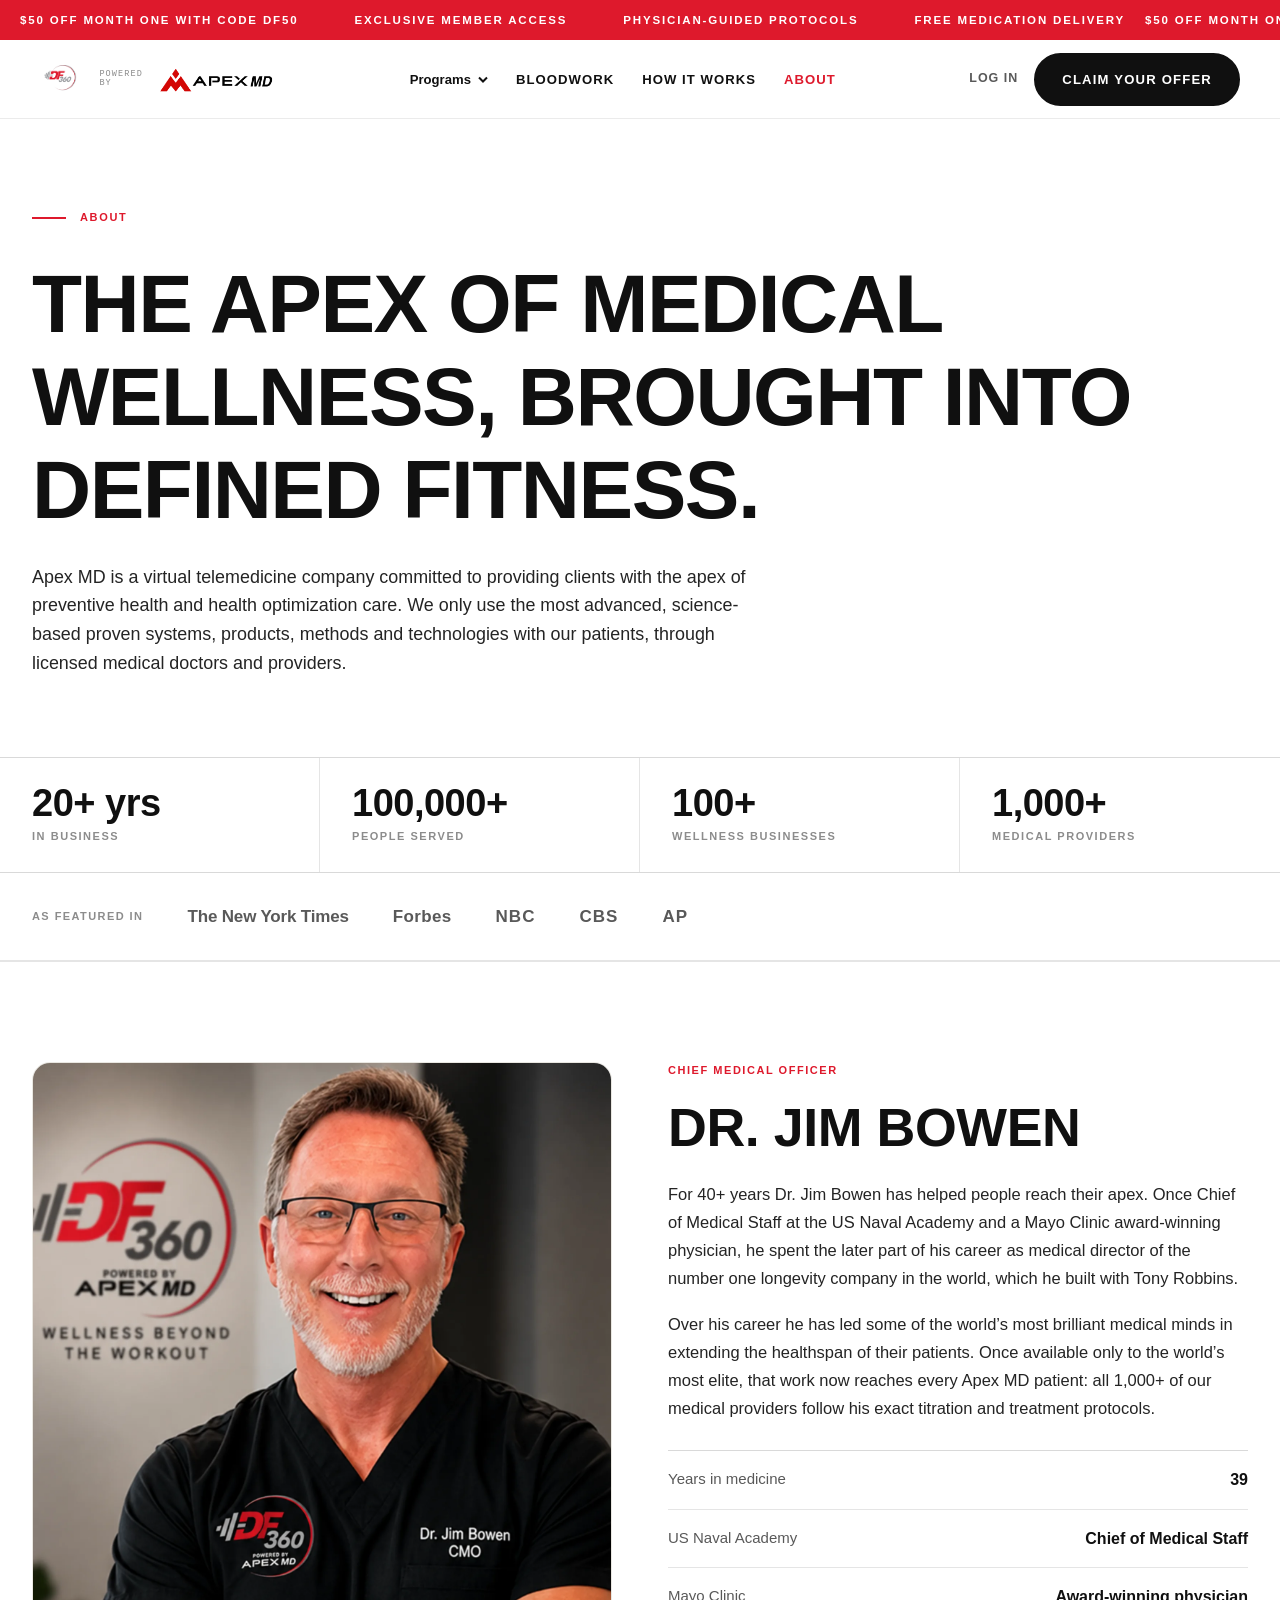
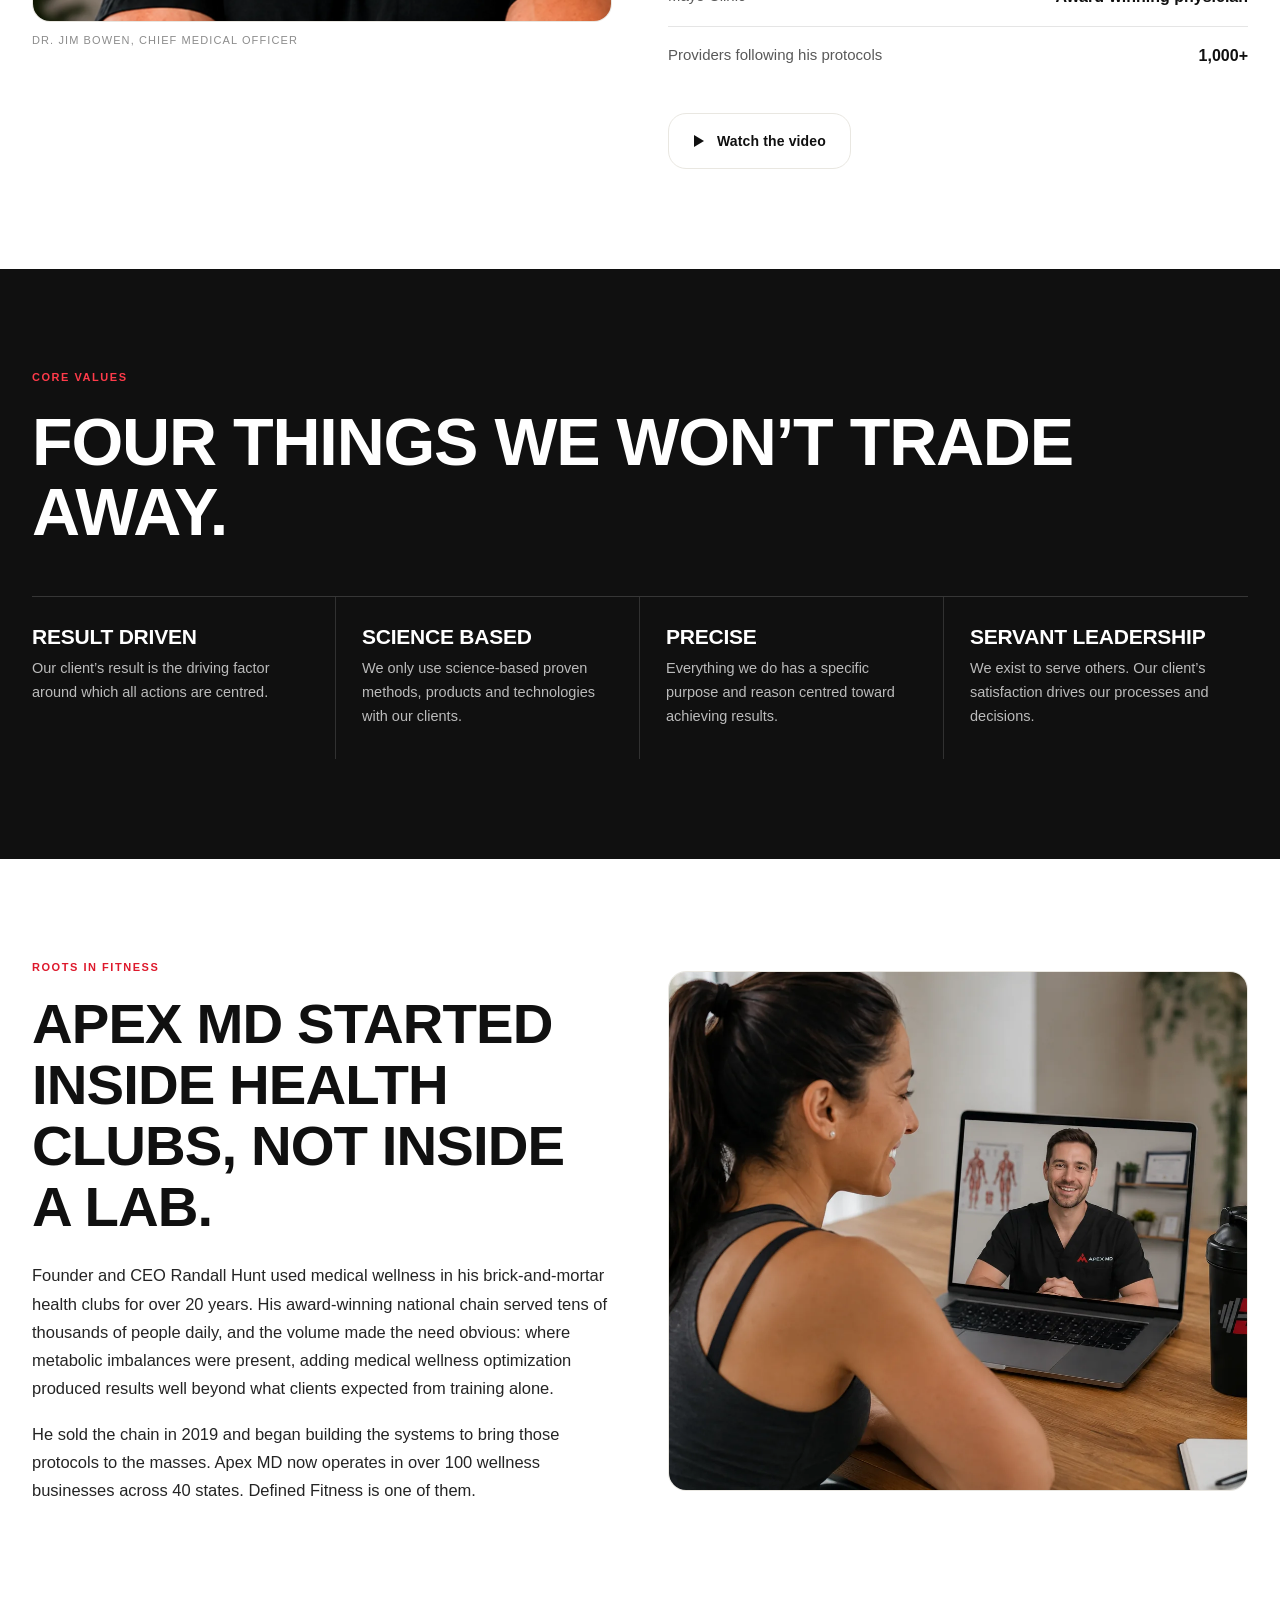
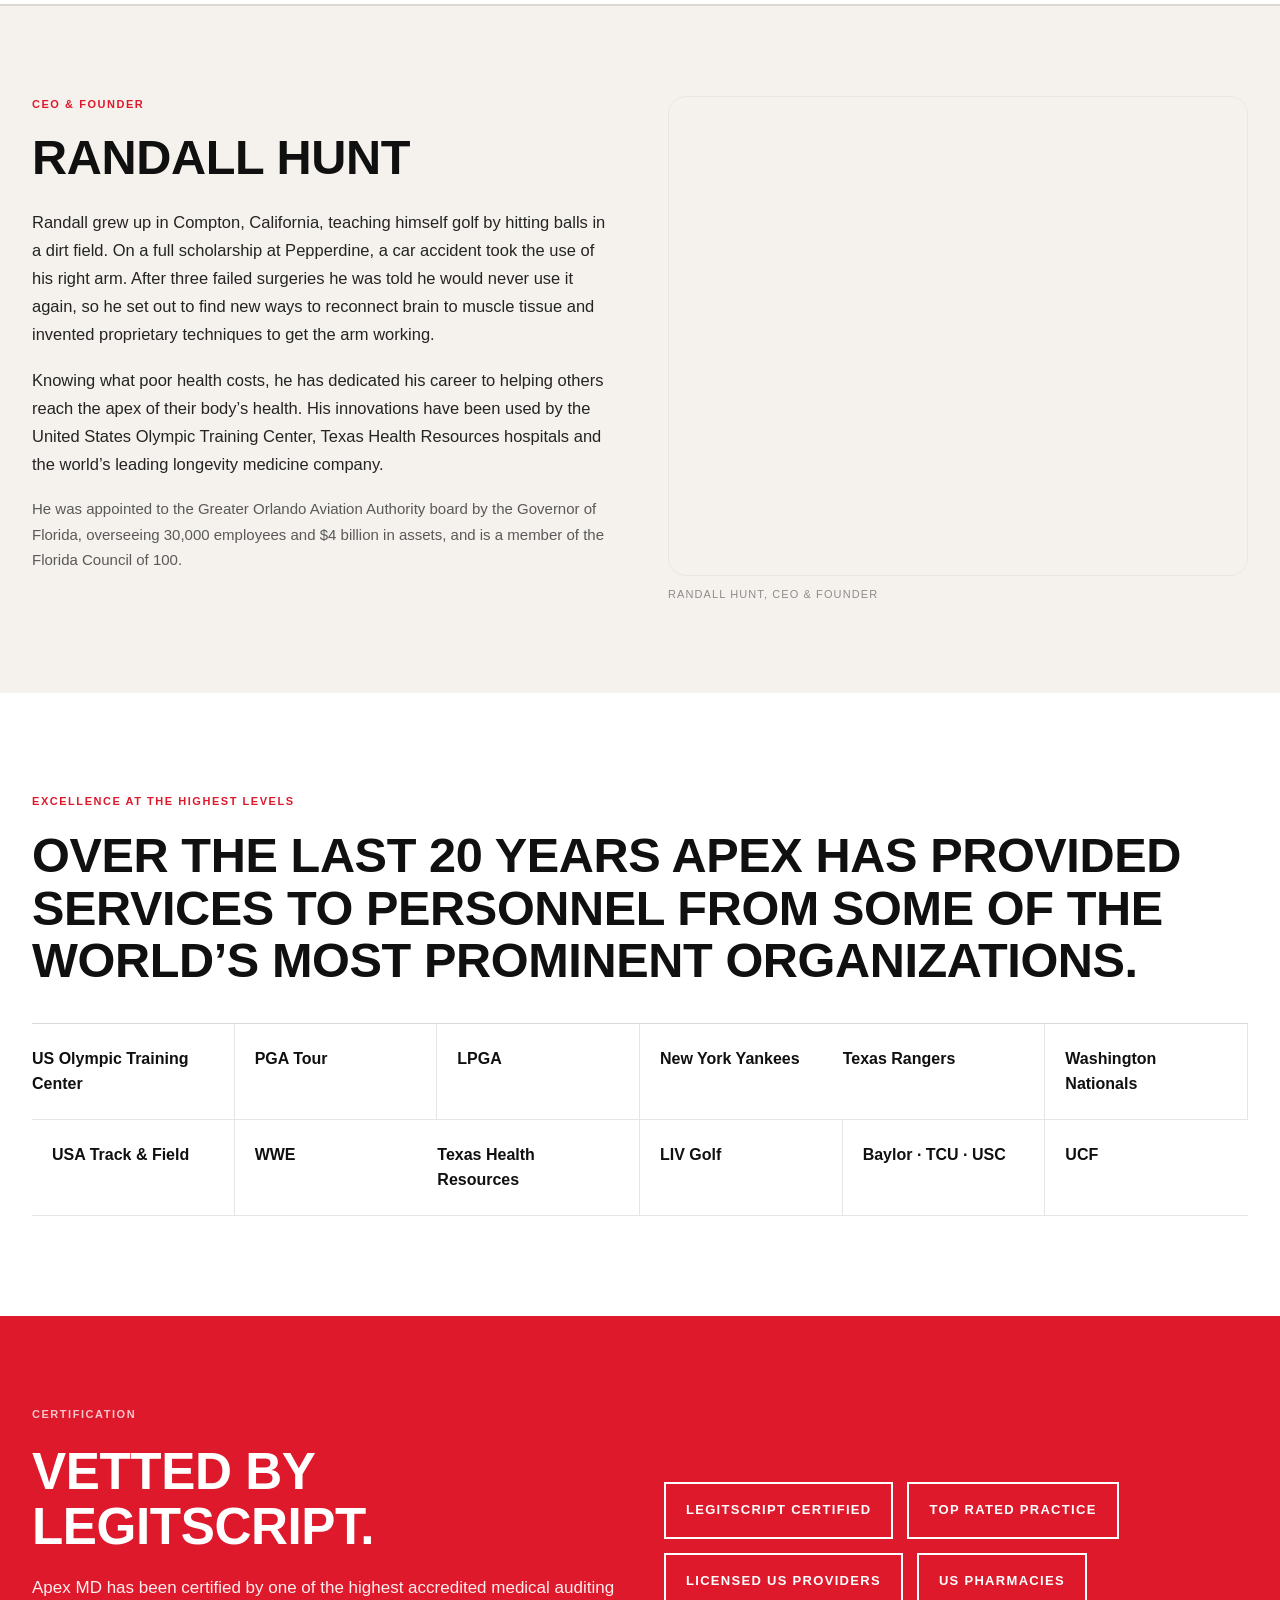
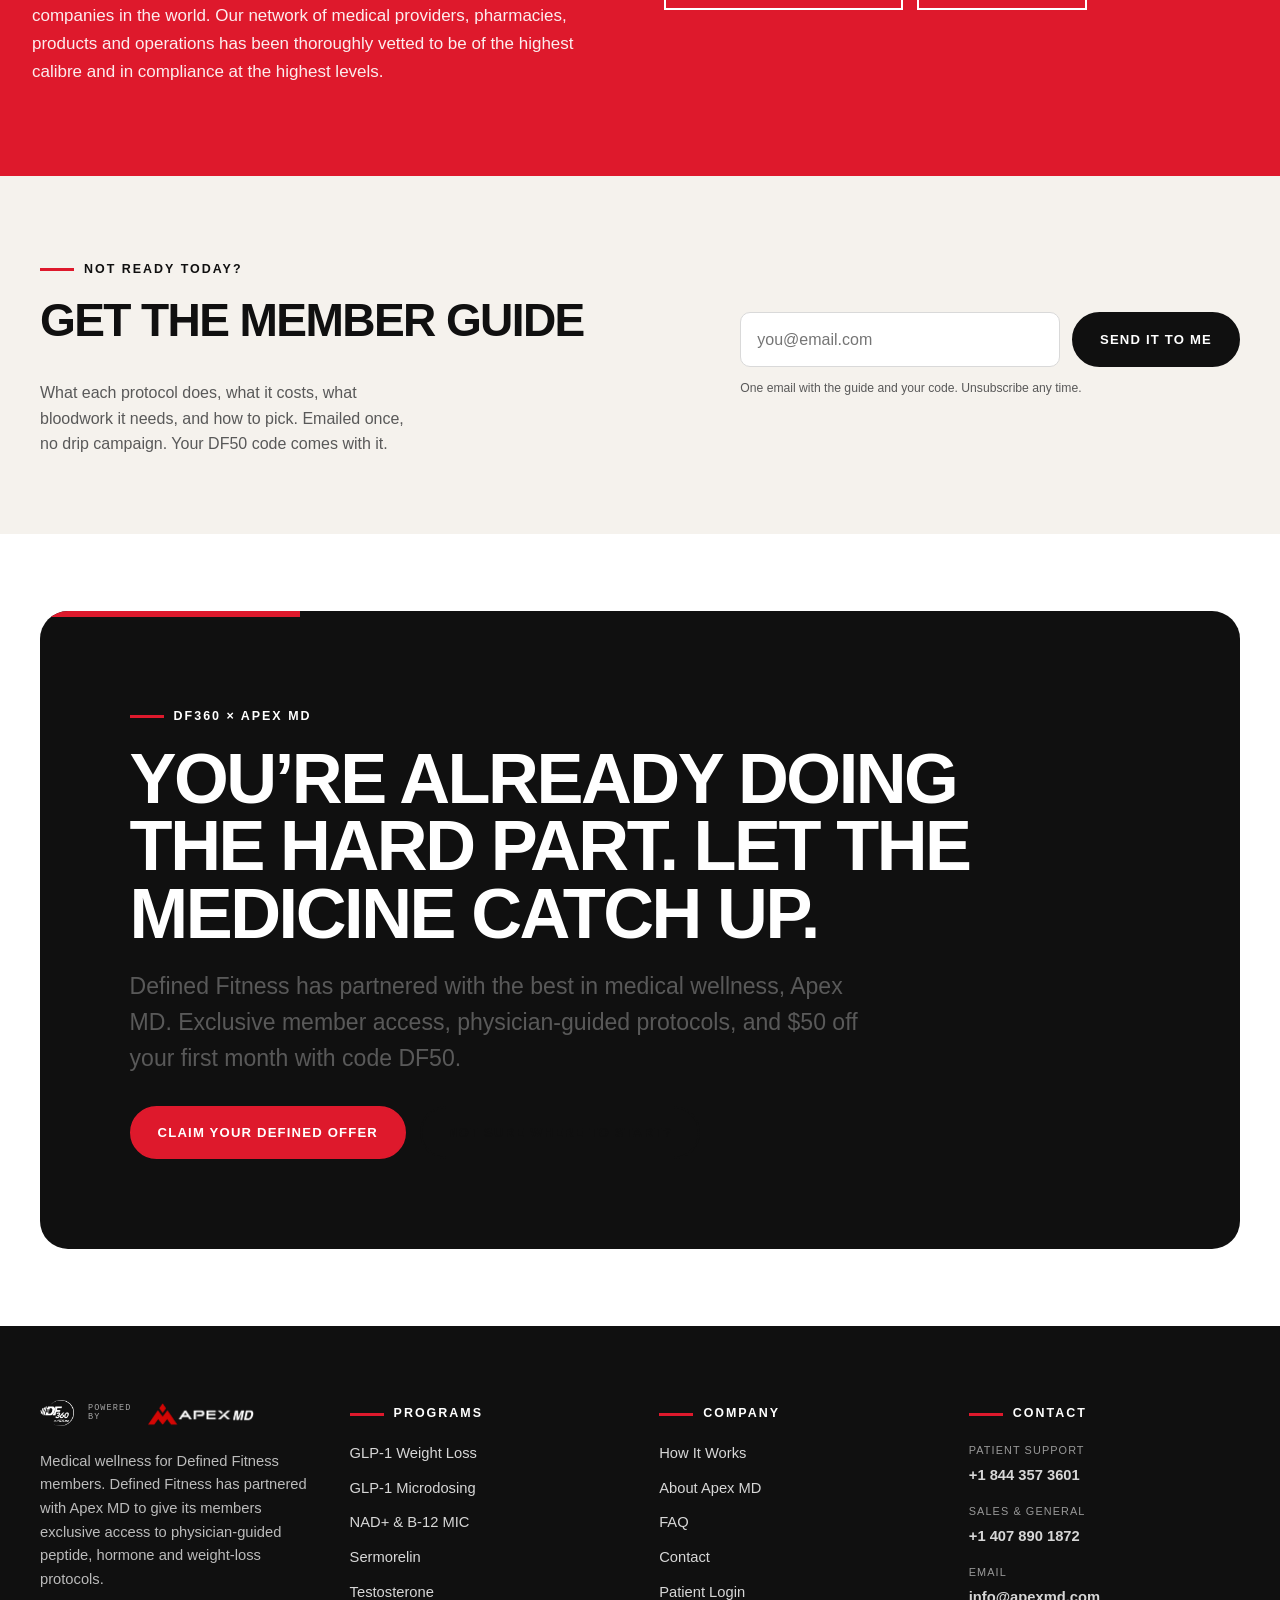
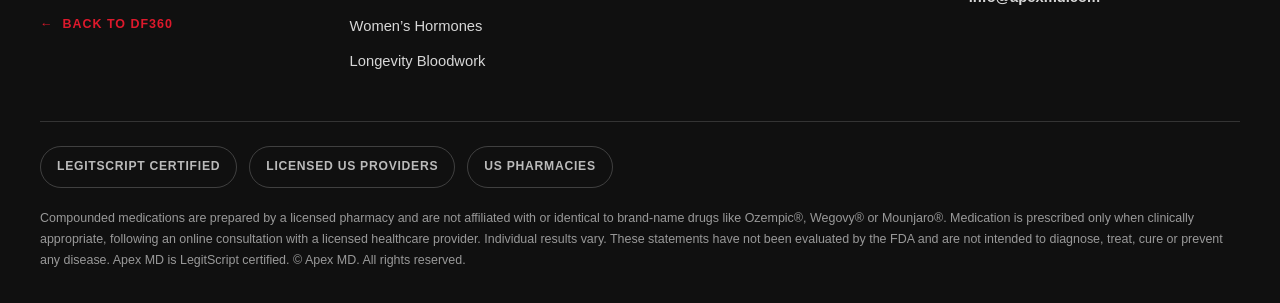
<file: about.html>
<!DOCTYPE html>
<html lang="en">
<head>
<meta charset="utf-8">
<meta name="viewport" content="width=device-width, initial-scale=1">
<title>About — DF360 × Apex MD</title>
<meta name="description" content="Apex MD is the medical wellness partner for DF360. Physician-led protocols, quarterly bloodwork, and dosing tuned to your labs.">
<link rel="canonical" href="https://df360.apexmd.com/about.html">
<meta property="og:type" content="website">
<meta property="og:title" content="About — DF360 × Apex MD">
<meta property="og:description" content="Apex MD is the medical wellness partner for DF360. Physician-led protocols, quarterly bloodwork, and dosing tuned to your labs.">
<meta property="og:url" content="https://df360.apexmd.com/about.html">
<link rel="stylesheet" href="df360-theme.css">

<style id="sp-responsive">
[data-spfloat]{display:none}[data-spnav]{display:flex}[data-spburger]{display:none}
[data-spcall]{display:none}[data-splogin]{display:inline}
@media (max-width:1040px){
[data-spfloat]{display:flex}[data-spnav]{display:none}[data-spburger]{display:flex}
[data-spcall]{display:inline-flex}[data-splogin]{display:none}}
@media (max-width:560px){.df-header .df-btn--sm{display:none}.df-header .df-nav{gap:14px}[data-spburger] span,[data-spcall] span{display:none}}
@media (max-width:360px){.df-header .df-lockup__by{display:none}}
#spQuiz[hidden],#spResult[hidden],#spStep1[hidden],#spMobile[hidden]{display:none!important}
#spMobile{position:fixed;inset:0;z-index:2000;background:var(--df-black,#111);color:#fff;padding:26px 22px;overflow:auto}
#spMobile a{display:block;padding:14px 0;border-bottom:1px solid rgba(255,255,255,.14);color:#fff;text-decoration:none;font-weight:800;letter-spacing:.04em;text-transform:uppercase}
#spMobile .spclose{background:none;border:0;color:#fff;font-size:2rem;cursor:pointer;float:right;line-height:1}
</style>
<script src="analytics.js"></script>
<link rel="icon" href="favicon.ico" sizes="any">
<link rel="icon" type="image/png" sizes="32x32" href="favicon-32.png">
<link rel="icon" type="image/png" sizes="16x16" href="favicon-16.png">
<link rel="apple-touch-icon" href="apple-touch-icon.png">
</head>
<body>
<!-- Google Tag Manager (noscript) -->
<noscript><iframe src="https://www.googletagmanager.com/ns.html?id=GTM-MVWKWK6D"
height="0" width="0" style="display:none;visibility:hidden"></iframe></noscript>
<!-- End Google Tag Manager (noscript) -->
<div class="sc-host" data-sc-name="About"><div style="background: rgb(255, 255, 255); color: rgb(16, 16, 16); font-family: var(--df-font-body);">
  <div class="sc-host" data-sc-name="_SiteHeader"><div style="position: sticky; top: 0px; z-index: 1000;">
  <div class="df-offerbar">
    <div class="df-offerbar__track">
      <div class="df-offerbar__set"><span>$50 off month one with code DF50</span><span>Exclusive member access</span><span>Physician-guided protocols</span><span>Free medication delivery</span></div>
      <div class="df-offerbar__set" aria-hidden="true"><span>$50 off month one with code DF50</span><span>Exclusive member access</span><span>Physician-guided protocols</span><span>Free medication delivery</span></div>
    </div>
  </div>
  <header class="df-header" style="position: static;">
    <div class="df-container df-nav">
      <a class="df-lockup" href="index.html" style="display: flex; align-items: center; gap: 14px;">
        <img class="df-lockup__df360" src="img/df360/logo-df360-grey.webp?v=09c337cb" alt="DF360" fetchpriority="high" decoding="async">
        <span class="df-lockup__by" style="font-family: var(--df-font-mono); font-size: 8.5px; line-height: 1.1; letter-spacing: 0.13em; text-transform: uppercase; color: var(--df-gray-500); white-space: nowrap;">Powered<br>by</span>
        <img class="df-lockup__apex" src="img/df360/logo-apex-dark.webp?v=c590a35a" alt="Apex MD" width="1784" height="477" fetchpriority="high" decoding="async">
      </a>
      <nav class="df-nav__links" data-spnav="1" style="">
        <div style="position: relative;">
          <button type="button" aria-haspopup="true" aria-expanded="false" style="display: flex; align-items: center; gap: 7px; background: none; border: 0px; padding: 8px 0px; cursor: pointer; font: inherit; color: inherit;">
            <span>Programs</span>
            <svg width="10" height="7" viewBox="0 0 10 7" fill="none" aria-hidden="true"><path d="M1 1.5 5 5.5 9 1.5" stroke="currentColor" stroke-width="2"></path></svg>
          </button>
          <div class="df-navmenu" style="display: none;">
            <a href="weight-loss.html">GLP-1 Weight Loss</a>
            <a href="glp-1-microdosing.html">GLP-1 Microdosing</a>
            <a href="nad.html">NAD+ &amp; B-12 MIC</a>
            <a href="sermorelin.html">Sermorelin</a>
            <a href="testosterone.html">Testosterone</a>
            <a href="hormones.html">Women’s Hormones</a>
            <a href="bloodwork.html">Longevity Bloodwork</a>
          </div>
          
        </div>
        <a href="bloodwork.html">Bloodwork</a>
        <a href="how-it-works.html">How It Works</a>
        <a href="about.html" aria-current="page" style="color: var(--df-red);">About</a>
      </nav>
      <div style="display: flex; align-items: center; gap: 16px; flex: 0 0 auto;">
        <button data-spburger="1" aria-label="Menu" style="align-items: center; gap: 9px; background: none; border: 0px; cursor: pointer; padding: 8px 2px; font-size: 0.8rem; font-weight: 800; letter-spacing: 0.08em; text-transform: uppercase; color: var(--df-black);">
          <svg width="20" height="12" viewBox="0 0 20 12" fill="none" aria-hidden="true"><path d="M0 1h20M0 6h20M0 11h20" stroke="currentColor" stroke-width="2"></path></svg>
          <span>Menu</span>
        </button>
        <a href="tel:+18443573601" data-spcall="1" aria-label="Call patient support" style="align-items: center; gap: 8px; font-size: 0.78rem; font-weight: 800; letter-spacing: 0.06em; text-transform: uppercase; color: var(--df-black); white-space: nowrap;">
          <svg width="15" height="15" viewBox="0 0 24 24" fill="none" aria-hidden="true"><path d="M22 16.9v3a2 2 0 0 1-2.2 2 19.8 19.8 0 0 1-8.6-3.1 19.5 19.5 0 0 1-6-6A19.8 19.8 0 0 1 2.1 4.2 2 2 0 0 1 4.1 2h3a2 2 0 0 1 2 1.7c.1.9.4 1.8.7 2.6a2 2 0 0 1-.5 2.1L8.1 9.7a16 16 0 0 0 6 6l1.3-1.3a2 2 0 0 1 2.1-.4c.8.3 1.7.6 2.6.7a2 2 0 0 1 1.7 2Z" stroke="currentColor" stroke-width="2"></path></svg>
          <span>Call</span>
        </a>
        <a href="https://ehr.apexmd.com/login" data-splogin="1" style="font-size: 0.78rem; font-weight: 800; letter-spacing: 0.08em; text-transform: uppercase; color: var(--df-gray-700); white-space: nowrap;">Log In</a>
        <button class="df-btn df-btn--red df-btn--sm" style="white-space: nowrap;">Claim Your Offer</button>
      </div>
    </div>
  </header>
  </div><button class="df-float" data-spfloat="1" style="">
  <span>Not sure where to start? Take the 60-second quiz</span>
  <span style="color: var(--df-red);">→</span></button></div>

  <section data-screen-label="Hero" style="border-bottom: 1px solid rgb(217, 217, 217);">
    <div style="max-width: 1320px; margin: 0px auto; padding: 90px 32px 80px;">
      <div style="display: flex; align-items: center; gap: 14px; margin-bottom: 30px;">
        <span style="width: 34px; height: 2px; background: rgb(222, 25, 44); display: block;"></span>
        <span style="font-size: 11px; font-weight: 700; letter-spacing: 0.15em; text-transform: uppercase; color: rgb(222, 25, 44);">About</span>
      </div>
      <h1 style="font-size: clamp(44px, 6.4vw, 96px); line-height: 1.14; letter-spacing: -0.018em; margin: 0px 0px 26px; max-width: 15em;">The Apex of Medical Wellness, Brought Into Defined Fitness.</h1>
      <p style="font-size: clamp(16px, 1.4vw, 20px); line-height: 1.6; color: rgb(36, 36, 36); max-width: 42em; margin: 0px;">Apex MD is a virtual telemedicine company committed to providing clients with the apex of preventive health and health optimization care. We only use the most advanced, science-based proven systems, products, methods and technologies with our patients, through licensed medical doctors and providers.</p>
    </div>
    <div style="display: grid; grid-template-columns: repeat(auto-fit, minmax(200px, 1fr)); border-top: 1px solid rgb(217, 217, 217); max-width: 1320px; margin: 0px auto;">
      <div style="padding: 26px 32px; border-right: 1px solid rgba(0, 0, 0, 0.1);">
        <div style="font-size: clamp(26px, 3vw, 38px); font-weight: 700; letter-spacing: -0.013em; line-height: 1;">20+ yrs</div>
        <div style="font-size: 11px; font-weight: 700; letter-spacing: 0.14em; text-transform: uppercase; color: rgb(140, 140, 140); margin-top: 6px;">In business</div>
      </div>
      <div style="padding: 26px 32px; border-right: 1px solid rgba(0, 0, 0, 0.1);">
        <div style="font-size: clamp(26px, 3vw, 38px); font-weight: 700; letter-spacing: -0.013em; line-height: 1;">100,000+</div>
        <div style="font-size: 11px; font-weight: 700; letter-spacing: 0.14em; text-transform: uppercase; color: rgb(140, 140, 140); margin-top: 6px;">People served</div>
      </div>
      <div style="padding: 26px 32px; border-right: 1px solid rgba(0, 0, 0, 0.1);">
        <div style="font-size: clamp(26px, 3vw, 38px); font-weight: 700; letter-spacing: -0.013em; line-height: 1;">100+</div>
        <div style="font-size: 11px; font-weight: 700; letter-spacing: 0.14em; text-transform: uppercase; color: rgb(140, 140, 140); margin-top: 6px;">Wellness businesses</div>
      </div>
      <div style="padding: 26px 32px;">
        <div style="font-size: clamp(26px, 3vw, 38px); font-weight: 700; letter-spacing: -0.013em; line-height: 1;">1,000+</div>
        <div style="font-size: 11px; font-weight: 700; letter-spacing: 0.14em; text-transform: uppercase; color: rgb(140, 140, 140); margin-top: 6px;">Medical providers</div>
      </div>
    </div>
  </section>

  <section data-screen-label="Press" style="border-bottom: 2px solid rgba(0, 0, 0, 0.1);">
    <div style="max-width: 1320px; margin: 0px auto; padding: 30px 32px; display: flex; flex-wrap: wrap; align-items: center; gap: 14px 44px;">
      <span style="font-size: 11px; font-weight: 700; letter-spacing: 0.13em; text-transform: uppercase; color: rgb(140, 140, 140);">As featured in</span>
      <span style="font-size: 17px; font-weight: 700; letter-spacing: -0.01em; color: rgb(89, 89, 89);">The New York Times</span>
      <span style="font-size: 17px; font-weight: 700; letter-spacing: 0.02em; color: rgb(89, 89, 89);">Forbes</span>
      <span style="font-size: 17px; font-weight: 700; letter-spacing: 0.06em; color: rgb(89, 89, 89);">NBC</span>
      <span style="font-size: 17px; font-weight: 700; letter-spacing: 0.06em; color: rgb(89, 89, 89);">CBS</span>
      <span style="font-size: 17px; font-weight: 700; letter-spacing: 0.06em; color: rgb(89, 89, 89);">AP</span>
    </div>
  </section>

  <section data-screen-label="Dr Bowen" style="max-width: 1320px; margin: 0px auto; padding: 100px 32px;">
    <div style="display: grid; grid-template-columns: repeat(auto-fit, minmax(320px, 1fr)); gap: 56px; align-items: start;">
      <div>
        <div style="height: 560px; border: 1px solid rgb(233, 231, 225); border-radius: 18px; overflow: hidden;">
          <img src="img/df360/bowen-club.webp?v=580f1bb0" alt="Dr. Jim Bowen, Chief Medical Officer" style="width: 100%; height: 100%; object-fit: cover; object-position: center top; display: block;" width="839" height="1100" loading="lazy" decoding="async">
        </div>
        <div style="font-size: 11px; letter-spacing: 0.1em; text-transform: uppercase; color: rgb(140, 140, 140); margin-top: 10px;">Dr. Jim Bowen, Chief Medical Officer</div>
      </div>
      <div>
        <div style="font-size: 11px; font-weight: 700; letter-spacing: 0.14em; text-transform: uppercase; color: rgb(222, 25, 44); margin-bottom: 18px;">Chief Medical Officer</div>
        <h2 style="font-size: clamp(32px, 4.2vw, 56px); line-height: 1.08; letter-spacing: -0.008em; margin: 0px 0px 24px;">Dr. Jim Bowen</h2>
        <p style="font-size: 16.5px; line-height: 1.7; color: rgb(36, 36, 36); margin: 0px 0px 18px;">For 40+ years Dr. Jim Bowen has helped people reach their apex. Once Chief of Medical Staff at the US Naval Academy and a Mayo Clinic award-winning physician, he spent the later part of his career as medical director of the number one longevity company in the world, which he built with Tony Robbins.</p>
        <p style="font-size: 16.5px; line-height: 1.7; color: rgb(36, 36, 36); margin: 0px 0px 18px;">Over his career he has led some of the world’s most brilliant medical minds in extending the healthspan of their patients. Once available only to the world’s most elite, that work now reaches every Apex MD patient: all 1,000+ of our medical providers follow his exact titration and treatment protocols.</p>
        <div style="border-top: 1px solid rgb(217, 217, 217); margin: 28px 0px;">
          <div style="padding: 16px 0px; border-bottom: 1px solid rgba(0, 0, 0, 0.1); display: flex; justify-content: space-between; gap: 20px;"><span style="font-size: 15px; color: rgb(89, 89, 89);">Years in medicine</span><span style="font-size: 16px; font-weight: 700;">39</span></div>
          <div style="padding: 16px 0px; border-bottom: 1px solid rgba(0, 0, 0, 0.1); display: flex; justify-content: space-between; gap: 20px;"><span style="font-size: 15px; color: rgb(89, 89, 89);">US Naval Academy</span><span style="font-size: 16px; font-weight: 700;">Chief of Medical Staff</span></div>
          <div style="padding: 16px 0px; border-bottom: 1px solid rgba(0, 0, 0, 0.1); display: flex; justify-content: space-between; gap: 20px;"><span style="font-size: 15px; color: rgb(89, 89, 89);">Mayo Clinic</span><span style="font-size: 16px; font-weight: 700;">Award-winning physician</span></div>
          <div style="padding: 16px 0px; display: flex; justify-content: space-between; gap: 20px;"><span style="font-size: 15px; color: rgb(89, 89, 89);">Providers following his protocols</span><span style="font-size: 16px; font-weight: 700;">1,000+</span></div>
        </div>
        <a href="https://youtu.be/iT8X27Y_UQU" class="scp0" style="display: inline-flex; align-items: center; gap: 12px; border: 1px solid rgb(233, 231, 225); border-radius: 18px; overflow: hidden; color: rgb(16, 16, 16); text-decoration: none; font-weight: 700; font-size: 14px; letter-spacing: 0.01em; padding: 16px 24px;">
          <svg width="12" height="14" viewBox="0 0 12 14" fill="none" aria-hidden="true"><path d="M1 1l10 6-10 6z" fill="currentColor"></path></svg>
          <span>Watch the video</span>
        </a>
      </div>
    </div>
  </section>

  <section data-screen-label="Values" style="background: rgb(16, 16, 16); color: rgb(255, 255, 255);">
    <div style="max-width: 1320px; margin: 0px auto; padding: 100px 32px;">
      <div style="font-size: 11px; font-weight: 700; letter-spacing: 0.14em; text-transform: uppercase; color: rgb(255, 59, 74); margin-bottom: 20px;">Core values</div>
      <h2 style="font-size: clamp(36px, 5.2vw, 74px); line-height: 1.06; letter-spacing: -0.018em; margin: 0px 0px 48px; max-width: 18em;">Four Things We Won’t Trade Away.</h2>
      <div style="display: grid; grid-template-columns: repeat(auto-fit, minmax(250px, 1fr)); border-top: 1px solid rgba(255, 255, 255, 0.16);">
        <div style="padding: 30px 26px 30px 0px; border-right: 1px solid rgba(255, 255, 255, 0.14);">
          <h3 style="font-size: 21px; letter-spacing: -0.011em; margin: 0px 0px 10px;">Result driven</h3>
          <p style="font-size: 14.5px; line-height: 1.65; color: rgb(187, 187, 187); margin: 0px;">Our client’s result is the driving factor around which all actions are centred.</p>
        </div>
        <div style="padding: 30px 26px; border-right: 1px solid rgba(255, 255, 255, 0.14);">
          <h3 style="font-size: 21px; letter-spacing: -0.011em; margin: 0px 0px 10px;">Science based</h3>
          <p style="font-size: 14.5px; line-height: 1.65; color: rgb(187, 187, 187); margin: 0px;">We only use science-based proven methods, products and technologies with our clients.</p>
        </div>
        <div style="padding: 30px 26px; border-right: 1px solid rgba(255, 255, 255, 0.14);">
          <h3 style="font-size: 21px; letter-spacing: -0.011em; margin: 0px 0px 10px;">Precise</h3>
          <p style="font-size: 14.5px; line-height: 1.65; color: rgb(187, 187, 187); margin: 0px;">Everything we do has a specific purpose and reason centred toward achieving results.</p>
        </div>
        <div style="padding: 30px 0px 30px 26px;">
          <h3 style="font-size: 21px; letter-spacing: -0.011em; margin: 0px 0px 10px;">Servant leadership</h3>
          <p style="font-size: 14.5px; line-height: 1.65; color: rgb(187, 187, 187); margin: 0px;">We exist to serve others. Our client’s satisfaction drives our processes and decisions.</p>
        </div>
      </div>
    </div>
  </section>

  <section data-screen-label="Roots" style="max-width: 1320px; margin: 0px auto; padding: 100px 32px;">
    <div style="display: grid; grid-template-columns: repeat(auto-fit, minmax(320px, 1fr)); gap: 56px; align-items: center;">
      <div>
        <div style="font-size: 11px; font-weight: 700; letter-spacing: 0.14em; text-transform: uppercase; color: rgb(222, 25, 44); margin-bottom: 18px;">Roots in fitness</div>
        <h2 style="font-size: clamp(32px, 4.4vw, 58px); line-height: 1.08; letter-spacing: -0.016em; margin: 0px 0px 24px;">Apex MD started inside health clubs, not inside a lab.</h2>
        <p style="font-size: 16.5px; line-height: 1.7; color: rgb(36, 36, 36); margin: 0px 0px 18px;">Founder and CEO Randall Hunt used medical wellness in his brick-and-mortar health clubs for over 20 years. His award-winning national chain served tens of thousands of people daily, and the volume made the need obvious: where metabolic imbalances were present, adding medical wellness optimization produced results well beyond what clients expected from training alone.</p>
        <p style="font-size: 16.5px; line-height: 1.7; color: rgb(36, 36, 36); margin: 0px;">He sold the chain in 2019 and began building the systems to bring those protocols to the masses. Apex MD now operates in over 100 wellness businesses across 40 states. Defined Fitness is one of them.</p>
      </div>
      <div style="height: 520px; border: 1px solid rgb(233, 231, 225); border-radius: 18px; overflow: hidden;">
        <img src="img/df360/telehealth-desk.webp?v=c42f1392" alt="A Defined Fitness member on a telehealth visit" style="object-position: 30% 50%; width: 100%; height: 100%; object-fit: cover;" width="1200" height="1200" loading="lazy" decoding="async">
      </div>
    </div>
  </section>

  <section data-screen-label="Randall" style="border-top: 2px solid rgba(0, 0, 0, 0.1); background: rgb(245, 242, 237);">
    <div style="max-width: 1320px; margin: 0px auto; padding: 90px 32px;">
      <div style="display: grid; grid-template-columns: repeat(auto-fit, minmax(320px, 1fr)); gap: 56px; align-items: start;">
        <div>
          <div style="font-size: 11px; font-weight: 700; letter-spacing: 0.14em; text-transform: uppercase; color: rgb(222, 25, 44); margin-bottom: 18px;">CEO &amp; Founder</div>
          <h2 style="font-size: clamp(30px, 3.8vw, 50px); line-height: 1.08; letter-spacing: -0.008em; margin: 0px 0px 24px;">Randall Hunt</h2>
          <p style="font-size: 16.5px; line-height: 1.7; color: rgb(36, 36, 36); margin: 0px 0px 18px;">Randall grew up in Compton, California, teaching himself golf by hitting balls in a dirt field. On a full scholarship at Pepperdine, a car accident took the use of his right arm. After three failed surgeries he was told he would never use it again, so he set out to find new ways to reconnect brain to muscle tissue and invented proprietary techniques to get the arm working.</p>
          <p style="font-size: 16.5px; line-height: 1.7; color: rgb(36, 36, 36); margin: 0px 0px 18px;">Knowing what poor health costs, he has dedicated his career to helping others reach the apex of their body’s health. His innovations have been used by the United States Olympic Training Center, Texas Health Resources hospitals and the world’s leading longevity medicine company.</p>
          <p style="font-size: 15px; line-height: 1.7; color: rgb(89, 89, 89); margin: 0px;">He was appointed to the Greater Orlando Aviation Authority board by the Governor of Florida, overseeing 30,000 employees and $4 billion in assets, and is a member of the Florida Council of 100.</p>
        </div>
        <div>
          <div style="height: 480px; border: 1px solid rgb(233, 231, 225); border-radius: 18px; overflow: hidden;">
            <image-slot id="about-randall" shape="rect" fit="cover" placeholder="Drop Randall Hunt's photo"></image-slot>
          </div>
          <div style="font-size: 11px; letter-spacing: 0.1em; text-transform: uppercase; color: rgb(140, 140, 140); margin-top: 10px;">Randall Hunt, CEO &amp; Founder</div>
        </div>
      </div>
    </div>
  </section>

  <section data-screen-label="Organizations" style="max-width: 1320px; margin: 0px auto; padding: 100px 32px;">
    <div style="font-size: 11px; font-weight: 700; letter-spacing: 0.14em; text-transform: uppercase; color: rgb(222, 25, 44); margin-bottom: 18px;">Excellence at the highest levels</div>
    <h2 style="font-size: clamp(30px, 3.8vw, 50px); line-height: 1.08; letter-spacing: -0.008em; margin: 0px 0px 16px; max-width: 24em;">Over the last 20 years Apex has provided services to personnel from some of the world’s most prominent organizations.</h2>
    <div style="display: grid; grid-template-columns: repeat(auto-fit, minmax(200px, 1fr)); border-top: 1px solid rgb(217, 217, 217); margin-top: 36px;">
      <div style="padding: 22px 20px 22px 0px; border-right: 1px solid rgba(0, 0, 0, 0.1); border-bottom: 1px solid rgba(0, 0, 0, 0.1); font-size: 16px; font-weight: 700;">US Olympic Training Center</div>
      <div style="padding: 22px 20px; border-right: 1px solid rgba(0, 0, 0, 0.1); border-bottom: 1px solid rgba(0, 0, 0, 0.1); font-size: 16px; font-weight: 700;">PGA Tour</div>
      <div style="padding: 22px 20px; border-right: 1px solid rgba(0, 0, 0, 0.1); border-bottom: 1px solid rgba(0, 0, 0, 0.1); font-size: 16px; font-weight: 700;">LPGA</div>
      <div style="padding: 22px 0px 22px 20px; border-bottom: 1px solid rgba(0, 0, 0, 0.1); font-size: 16px; font-weight: 700;">New York Yankees</div>
      <div style="padding: 22px 20px 22px 0px; border-right: 1px solid rgba(0, 0, 0, 0.1); border-bottom: 1px solid rgba(0, 0, 0, 0.1); font-size: 16px; font-weight: 700;">Texas Rangers</div>
      <div style="padding: 22px 20px; border-right: 1px solid rgba(0, 0, 0, 0.1); border-bottom: 1px solid rgba(0, 0, 0, 0.1); font-size: 16px; font-weight: 700;">Washington Nationals</div>
      <div style="padding: 22px 20px; border-right: 1px solid rgba(0, 0, 0, 0.1); border-bottom: 1px solid rgba(0, 0, 0, 0.1); font-size: 16px; font-weight: 700;">USA Track &amp; Field</div>
      <div style="padding: 22px 0px 22px 20px; border-bottom: 1px solid rgba(0, 0, 0, 0.1); font-size: 16px; font-weight: 700;">WWE</div>
      <div style="padding: 22px 20px 22px 0px; border-right: 1px solid rgba(0, 0, 0, 0.1); border-bottom: 1px solid rgba(0, 0, 0, 0.1); font-size: 16px; font-weight: 700;">Texas Health Resources</div>
      <div style="padding: 22px 20px; border-right: 1px solid rgba(0, 0, 0, 0.1); border-bottom: 1px solid rgba(0, 0, 0, 0.1); font-size: 16px; font-weight: 700;">LIV Golf</div>
      <div style="padding: 22px 20px; border-right: 1px solid rgba(0, 0, 0, 0.1); border-bottom: 1px solid rgba(0, 0, 0, 0.1); font-size: 16px; font-weight: 700;">Baylor · TCU · USC</div>
      <div style="padding: 22px 0px 22px 20px; border-bottom: 1px solid rgba(0, 0, 0, 0.1); font-size: 16px; font-weight: 700;">UCF</div>
    </div>
  </section>

  <section data-screen-label="LegitScript" style="background: rgb(222, 25, 44); color: rgb(255, 255, 255);">
    <div style="max-width: 1320px; margin: 0px auto; padding: 90px 32px;">
      <div style="display: grid; grid-template-columns: repeat(auto-fit, minmax(300px, 1fr)); gap: 48px; align-items: center;">
        <div>
          <div style="font-size: 11px; font-weight: 700; letter-spacing: 0.14em; text-transform: uppercase; opacity: 0.75; margin-bottom: 20px;">Certification</div>
          <h2 style="font-size: clamp(30px, 4vw, 52px); line-height: 1.08; letter-spacing: -0.008em; margin: 0px 0px 20px;">Vetted by LegitScript.</h2>
          <p style="font-size: 17px; line-height: 1.65; margin: 0px; opacity: 0.92;">Apex MD has been certified by one of the highest accredited medical auditing companies in the world. Our network of medical providers, pharmacies, products and operations has been thoroughly vetted to be of the highest calibre and in compliance at the highest levels.</p>
        </div>
        <div style="display: flex; flex-wrap: wrap; gap: 14px;">
          <div style="border: 2px solid rgb(255, 255, 255); padding: 16px 20px; font-size: 13px; font-weight: 700; letter-spacing: 0.1em; text-transform: uppercase;">LegitScript certified</div>
          <div style="border: 2px solid rgb(255, 255, 255); padding: 16px 20px; font-size: 13px; font-weight: 700; letter-spacing: 0.1em; text-transform: uppercase;">Top rated practice</div>
          <div style="border: 2px solid rgb(255, 255, 255); padding: 16px 20px; font-size: 13px; font-weight: 700; letter-spacing: 0.1em; text-transform: uppercase;">Licensed US providers</div>
          <div style="border: 2px solid rgb(255, 255, 255); padding: 16px 20px; font-size: 13px; font-weight: 700; letter-spacing: 0.1em; text-transform: uppercase;">US pharmacies</div>
        </div>
      </div>
    </div>
  </section>

  <div class="sc-host" data-sc-name="_SiteFooter"><section class="df-section df-section--tight df-section--soft" data-screen-label="Lead capture">
  <div class="df-container">
    <div class="df-split df-split--lead" style="align-items: center;">
      <div>
        <div class="df-kicker">Not Ready Today?</div>
        <h2 style="font-size: clamp(2rem, 3.6vw, 3.4rem);">Get the Member Guide</h2>
        <p class="df-muted" style="max-width: 42ch; margin: 0px;">What each protocol does, what it costs, what bloodwork it needs, and how to pick. Emailed once, no drip campaign. Your DF50 code comes with it.</p>
      </div>
      <div>
        
          <form style="display: flex; flex-wrap: wrap; gap: 12px;" data-lead="guide">
            <input type="text" name="company" tabindex="-1" autocomplete="off" aria-hidden="true" style="position:absolute;left:-9999px;width:1px;height:1px;opacity:0">
            <label for="lead-email" style="position: absolute; width: 1px; height: 1px; overflow: hidden; clip: rect(0px, 0px, 0px, 0px);">Email address</label>
            <input class="df-field" id="lead-email" name="email" type="email" required="" placeholder="you@email.com" style="flex: 1 1 220px;">
            <button class="df-btn df-btn--red" type="submit">Send It To Me</button>
            <p class="df-muted" style="flex: 1 1 100%; font-size: 0.76rem; margin: 0px;">One email with the guide and your code. Unsubscribe any time.</p>
          </form>
        
        
      </div>
    </div>
  </div></section><section class="df-section df-section--tight" style="background: var(--df-white);">
  <div class="df-container">
    <div class="df-cta">
      <div class="df-kicker" style="color: var(--df-white);">DF360 × Apex MD</div>
      <h2>You’re Already Doing the Hard Part. Let the Medicine Catch Up.</h2>
      <p class="df-lead df-muted" style="margin-bottom: 30px;">Defined Fitness has partnered with the best in medical wellness, Apex MD. Exclusive member access, physician-guided protocols, and $50 off your first month with code DF50.</p>
      <div style="display: flex; flex-wrap: wrap; gap: 14px;">
        <a class="df-btn df-btn--red" href="https://formdefined.apexmd.com/?categoryId=weight-loss" target="_blank" rel="noopener">Claim Your Defined Offer</a>
        <a class="df-btn df-btn--outline" href="how-it-works.html">Not Sure Where to Start?</a>
      </div>
    </div>
  </div></section><footer class="df-footer">
  <div class="df-container">
    <div class="df-grid" style="grid-template-columns: repeat(auto-fit, minmax(230px, 1fr));">
      <div>
        <div style="display: flex; align-items: center; gap: 14px; margin-bottom: 22px;">
          <img src="img/df360/logo-df360-white.webp?v=10a34cec" alt="DF360" style="height: 26px; width: auto;" loading="lazy" decoding="async">
          <span style="font-family: var(--df-font-mono); font-size: 8.5px; line-height: 1.1; letter-spacing: 0.13em; text-transform: uppercase; color: rgba(255,255,255,0.62); white-space: nowrap;">Powered<br>by</span>
          <img src="img/df360/logo-apex-white.webp?v=296ee9a3" alt="Apex MD" style="height: 30px; width: auto;" width="1784" height="477" loading="lazy" decoding="async">
        </div>
        <p style="max-width: 34em; color: rgb(187, 187, 187); font-size: 0.92rem;">Medical wellness for Defined Fitness members. Defined Fitness has partnered with Apex MD to give its members exclusive access to physician-guided peptide, hormone and weight-loss protocols.</p>
        <a href="https://www.defined.com" style="display: inline-flex; align-items: center; gap: 9px; color: var(--df-red); font-size: 0.78rem; font-weight: 800; letter-spacing: 0.08em; text-transform: uppercase;"><span>←</span><span>Back to DF360</span></a>
      </div>
      <div>
        <div class="df-kicker" style="color: var(--df-white);">Programs</div>
        <div style="display: flex; flex-direction: column; gap: 11px; font-size: 0.92rem;">
          <a href="weight-loss.html">GLP-1 Weight Loss</a>
          <a href="glp-1-microdosing.html">GLP-1 Microdosing</a>
          <a href="nad.html">NAD+ &amp; B-12 MIC</a>
          <a href="sermorelin.html">Sermorelin</a>
          <a href="testosterone.html">Testosterone</a>
          <a href="hormones.html">Women’s Hormones</a>
          <a href="bloodwork.html">Longevity Bloodwork</a>
        </div>
      </div>
      <div>
        <div class="df-kicker" style="color: var(--df-white);">Company</div>
        <div style="display: flex; flex-direction: column; gap: 11px; font-size: 0.92rem;">
          <a href="how-it-works.html">How It Works</a>
          <a href="about.html">About Apex MD</a>
          <a href="faq.html">FAQ</a>
          <a href="contact.html">Contact</a>
          <a href="https://ehr.apexmd.com/login">Patient Login</a>
        </div>
      </div>
      <div>
        <div class="df-kicker" style="color: var(--df-white);">Contact</div>
        <div style="display: flex; flex-direction: column; gap: 16px; font-size: 0.92rem;">
          <div>
            <div style="font-size: 0.68rem; color: rgb(153, 153, 153); letter-spacing: 0.1em; text-transform: uppercase; margin-bottom: 4px;">Patient support</div>
            <a href="tel:+18443573601" style="font-weight: 800;">+1 844 357 3601</a>
          </div>
          <div>
            <div style="font-size: 0.68rem; color: rgb(153, 153, 153); letter-spacing: 0.1em; text-transform: uppercase; margin-bottom: 4px;">Sales &amp; general</div>
            <a href="tel:+14078901872" style="font-weight: 800;">+1 407 890 1872</a>
          </div>
          <div>
            <div style="font-size: 0.68rem; color: rgb(153, 153, 153); letter-spacing: 0.1em; text-transform: uppercase; margin-bottom: 4px;">Email</div>
            <a href="mailto:info@apexmd.com" style="font-weight: 800;">info@apexmd.com</a>
          </div>
        </div>
      </div>
    </div>
    <div class="df-footer__bottom">
      <div class="df-feature-strip" style="margin-bottom: 20px;">
        <span class="df-chip" style="background: transparent; border-color: rgba(255, 255, 255, 0.2); color: rgb(187, 187, 187);">LegitScript certified</span>
        <span class="df-chip" style="background: transparent; border-color: rgba(255, 255, 255, 0.2); color: rgb(187, 187, 187);">Licensed US providers</span>
        <span class="df-chip" style="background: transparent; border-color: rgba(255, 255, 255, 0.2); color: rgb(187, 187, 187);">US pharmacies</span>
      </div>
      <p style="margin: 0px; font-size: 0.78rem; line-height: 1.7;">Compounded medications are prepared by a licensed pharmacy and are not affiliated with or identical to brand-name drugs like Ozempic®, Wegovy® or Mounjaro®. Medication is prescribed only when clinically appropriate, following an online consultation with a licensed healthcare provider. Individual results vary. These statements have not been evaluated by the FDA and are not intended to diagnose, treat, cure or prevent any disease. Apex MD is LegitScript certified. © Apex MD. All rights reserved.</p>
    </div>
  </div></footer></div></div></div>

  <div class="df-quiz__backdrop" id="spQuiz" hidden>
    <div class="df-quiz">
      <div class="df-quiz__head">
        <div style="display: flex; align-items: baseline; gap: 14px;">
          <span style="font-size: 0.68rem; font-weight: 800; letter-spacing: 0.16em; text-transform: uppercase; color: var(--df-red);"><span id="spStepLabel">01 / 02</span></span>
          <span style="font-size: 0.95rem; font-weight: 800; letter-spacing: 0.04em; text-transform: uppercase;">Find Your Program</span>
        </div>
        <button aria-label="Close" data-spquiz-close="1" style="background: none; border: 0px; color: inherit; cursor: pointer; font-size: 1.5rem; line-height: 1; padding: 2px 6px;">×</button>
      </div>

      
        <div class="df-quiz__body" id="spStep1">
          <h2 style="font-size: clamp(2rem, 4vw, 3rem); margin-bottom: 12px;">What Are You Here to Change?</h2>
          <p class="df-muted" style="margin-bottom: 22px;">Pick the one that sounds most like you. We will point you at the right protocol and pre-fill your intake.</p>
          <div style="display: grid; gap: 0px;">
            <button class="df-quiz__opt" data-key="glp1"><span class="df-quiz__num">01</span><b>Lose weight and keep it off</b><span style="color: var(--df-red); font-weight: 800;">→</span></button>
            <button class="df-quiz__opt" data-key="micro"><span class="df-quiz__num">02</span><b>Quiet the food noise and improve metabolic health</b><span style="color: var(--df-red); font-weight: 800;">→</span></button>
            <button class="df-quiz__opt" data-key="nad"><span class="df-quiz__num">03</span><b>Get my energy back at the cellular level</b><span style="color: var(--df-red); font-weight: 800;">→</span></button>
            <button class="df-quiz__opt" data-key="sermorelin"><span class="df-quiz__num">04</span><b>Build muscle, recover faster, sleep deeper</b><span style="color: var(--df-red); font-weight: 800;">→</span></button>
            <button class="df-quiz__opt" data-key="trt"><span class="df-quiz__num">05</span><b>Drive, strength and vitality — men</b><span style="color: var(--df-red); font-weight: 800;">→</span></button>
            <button class="df-quiz__opt" data-key="hrt"><span class="df-quiz__num">06</span><b>Mood, sleep and balance — women</b><span style="color: var(--df-red); font-weight: 800;">→</span></button>
            <button class="df-quiz__opt" data-key="b12"><span class="df-quiz__num">07</span><b>A straightforward energy lift</b><span style="color: var(--df-red); font-weight: 800;">→</span></button>
            <button class="df-quiz__opt" data-key="bloodwork" style="border-bottom: 0px;"><span class="df-quiz__num">08</span><b>Not sure yet — show me my numbers first</b><span style="color: var(--df-red); font-weight: 800;">→</span></button>
          </div>
        </div>
        <div class="df-quiz__body" id="spResult" hidden>
          <div class="df-kicker" style="margin-bottom:14px">Your recommended protocol</div>
          <h2 style="font-size:clamp(2.2rem,4.4vw,3.4rem);margin-bottom:16px" id="spName"></h2>
          <p style="font-size:1.05rem;margin-bottom:24px" id="spWhy"></p>
          <div class="df-stats df-stats--light" style="border-top:1px solid var(--df-gray-300);border-bottom:1px solid var(--df-gray-300);margin-bottom:26px">
            <div class="df-stat"><div class="df-stat__label" style="margin:0 0 6px">Member price</div><div class="df-stat__num" style="font-size:1.6rem" id="spPrice"></div></div>
            <div class="df-stat"><div class="df-stat__label" style="margin:0 0 6px">Bloodwork</div><div class="df-stat__num" style="font-size:1.6rem" id="spLabs"></div></div>
            <div class="df-stat"><div class="df-stat__label" style="margin:0 0 6px">Commitment</div><div class="df-stat__num" style="font-size:1.6rem">Month to month</div></div>
          </div>
          <div style="display:flex;flex-wrap:wrap;gap:12px;align-items:center">
            <a class="df-btn df-btn--red" id="spForm" href="#">Claim Your Defined Offer</a>
            <a class="df-btn df-btn--outline" id="spPage" href="#">Read the program first</a>
            <button class="df-btn df-btn--ghost" type="button" data-spquiz-back="1"><span aria-hidden="true">←</span> Back to questions</button>
          </div>
        </div>
      

      
    </div>
  </div>
<div id="spMobile" hidden>
  <button class="spclose" data-spmobile-close="1" aria-label="Close menu">&times;</button>
  <div style="clear:both;height:8px"></div>
  <a href="weight-loss.html">GLP-1 Weight Loss</a>
  <a href="glp-1-microdosing.html">GLP-1 Microdosing</a>
  <a href="testosterone.html">Testosterone</a>
  <a href="hormones.html">Hormone Replacement</a>
  <a href="nad.html">NAD+</a>
  <a href="sermorelin.html">Sermorelin</a>
  <a href="bloodwork.html">Bloodwork</a>
  <a href="how-it-works.html">How It Works</a>
  <a href="about.html">About</a>
  <a href="faq.html">FAQ</a>
  <a href="contact.html">Contact</a>
  <a href="#" data-spquiz-open="1" style="color:var(--df-red,#DE192C)">Find My Program &rarr;</a>
</div>
<script src="df360-app.js"></script>
<script src="chatbot.js"></script>
<script src="affiliate.js"></script>
</body>
</html>
</file>
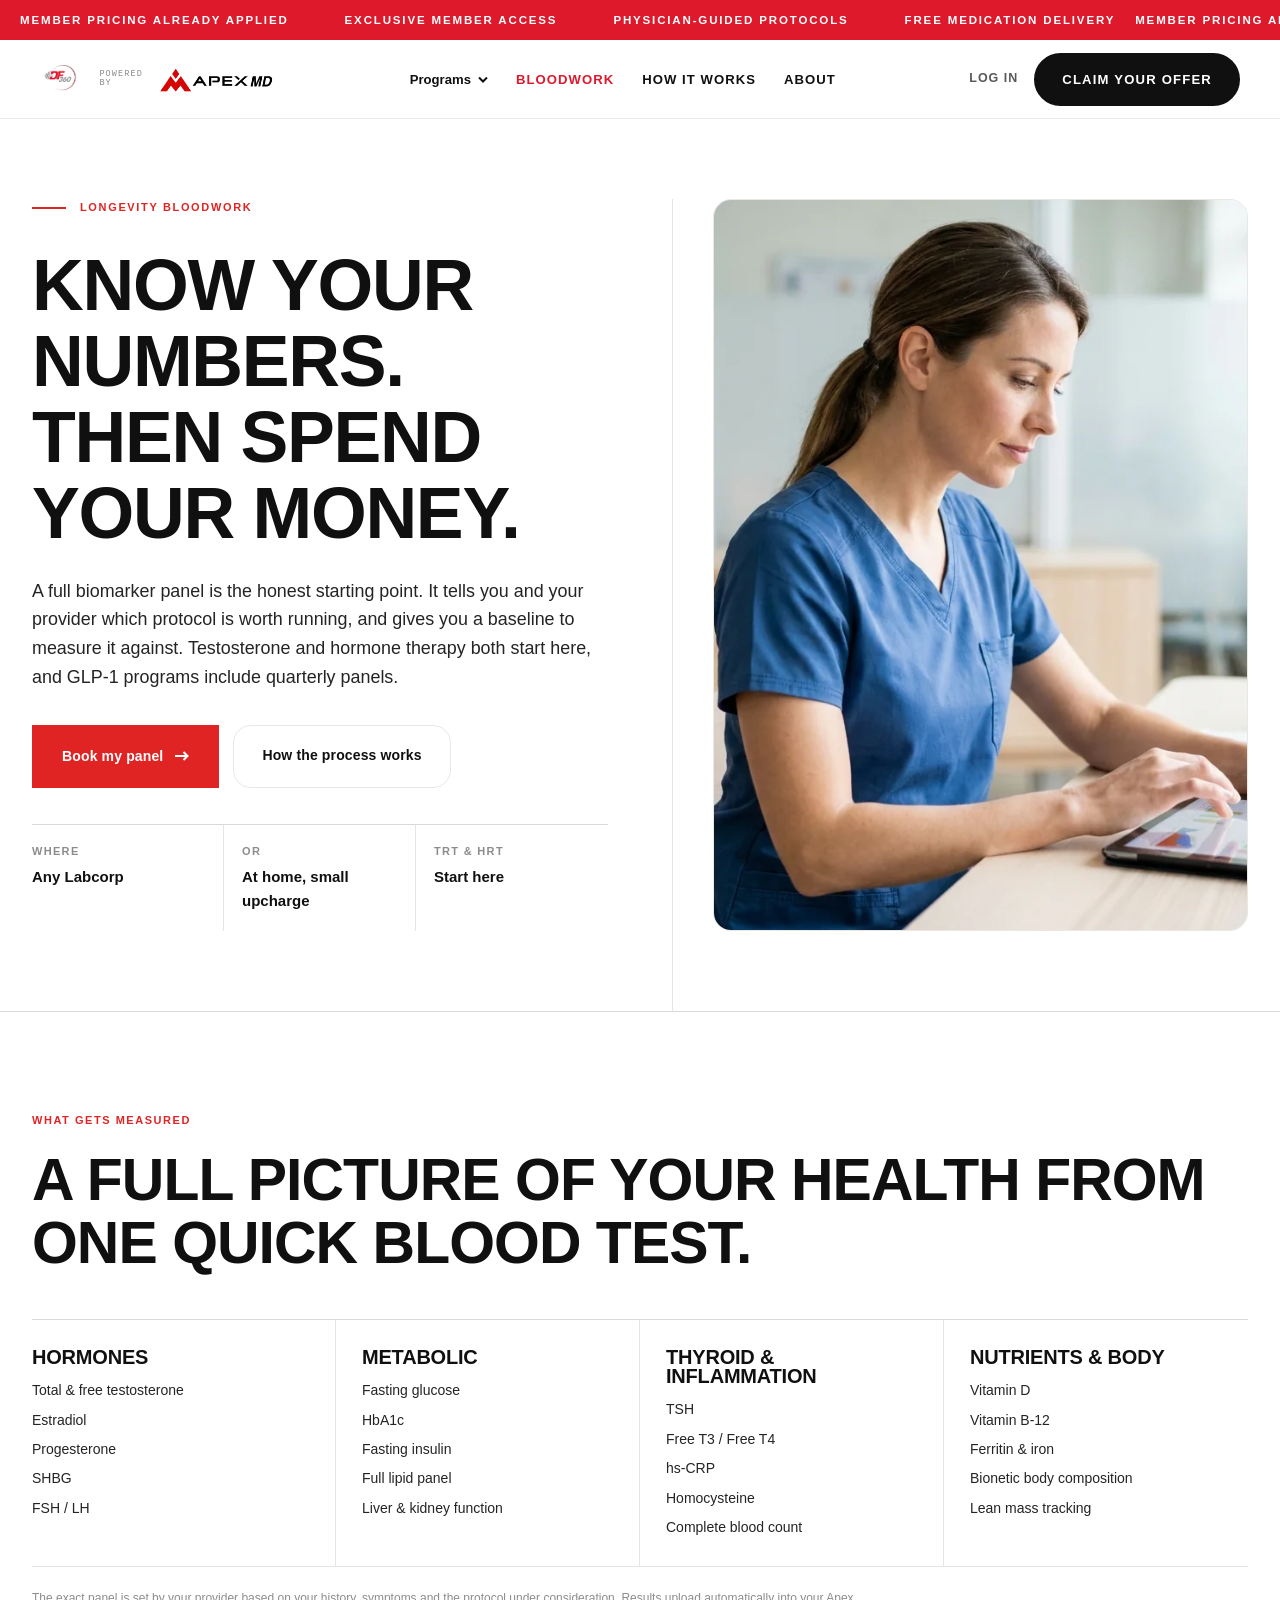
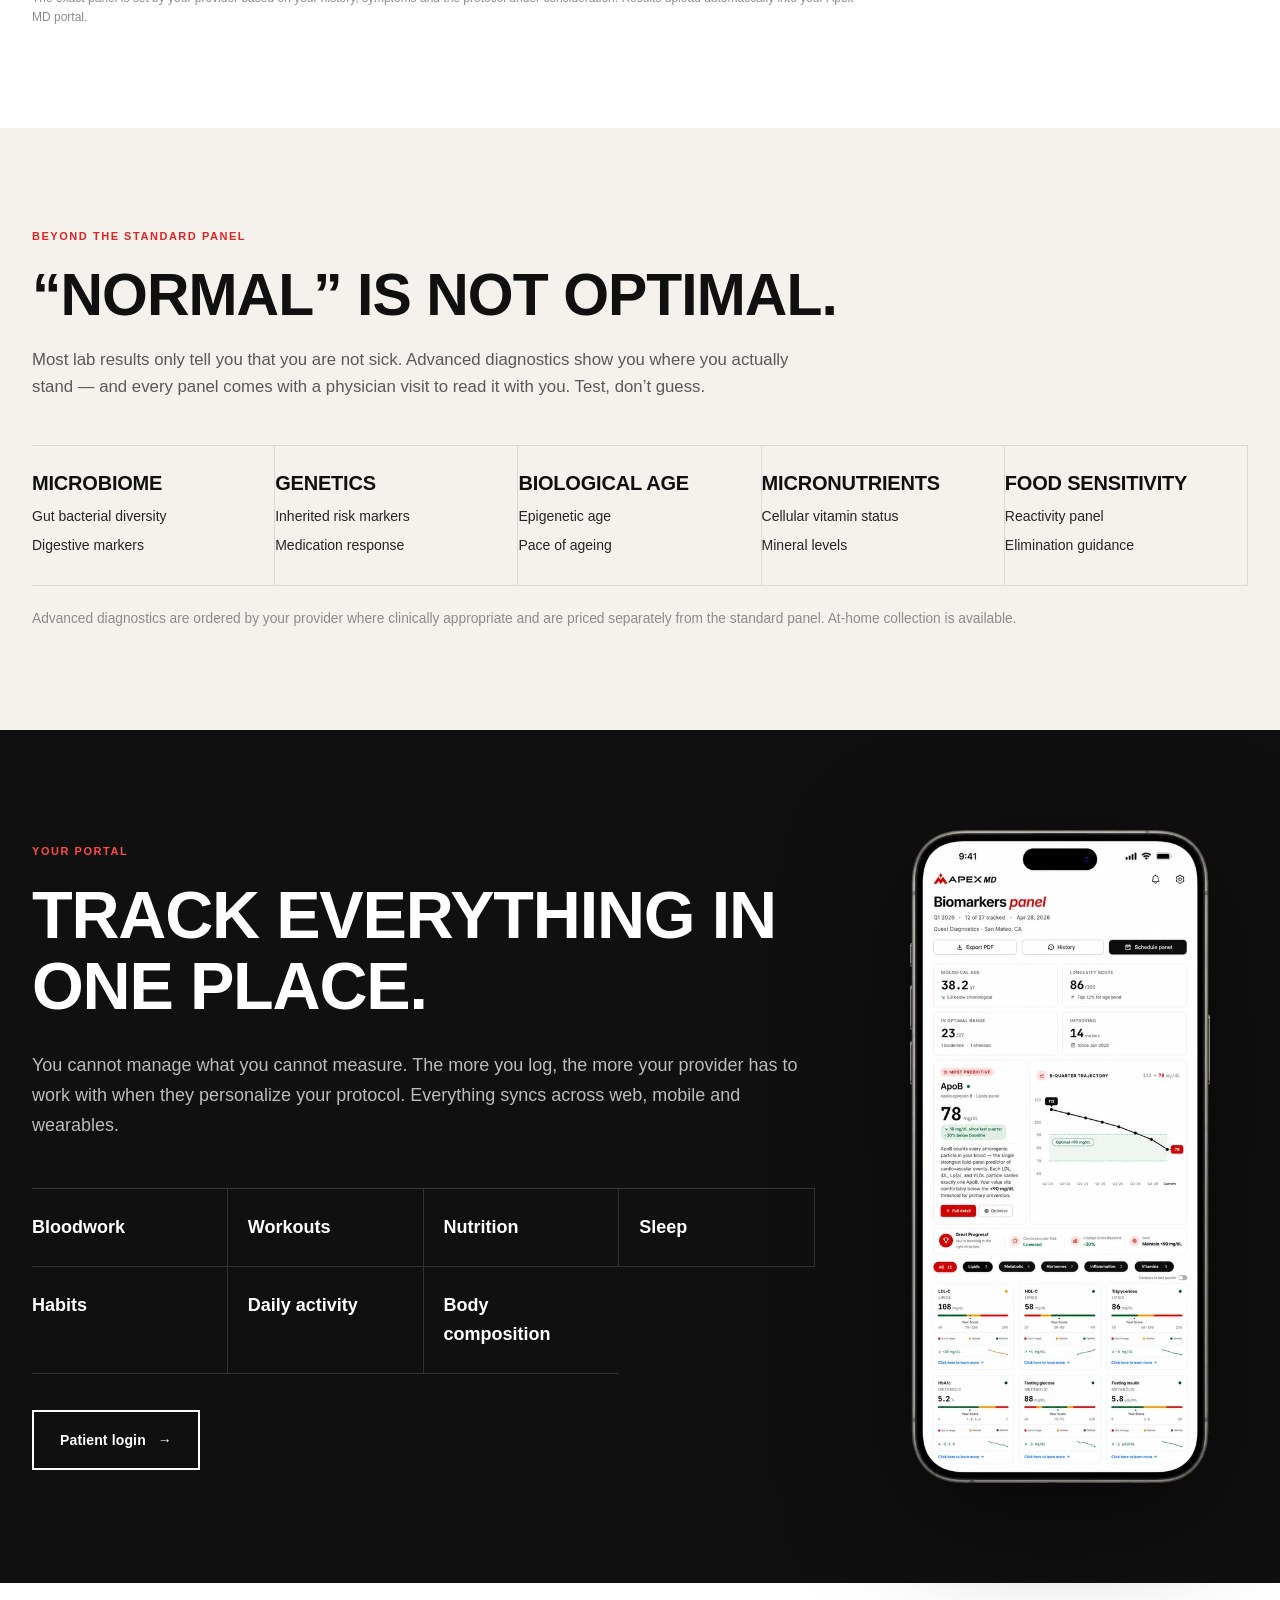
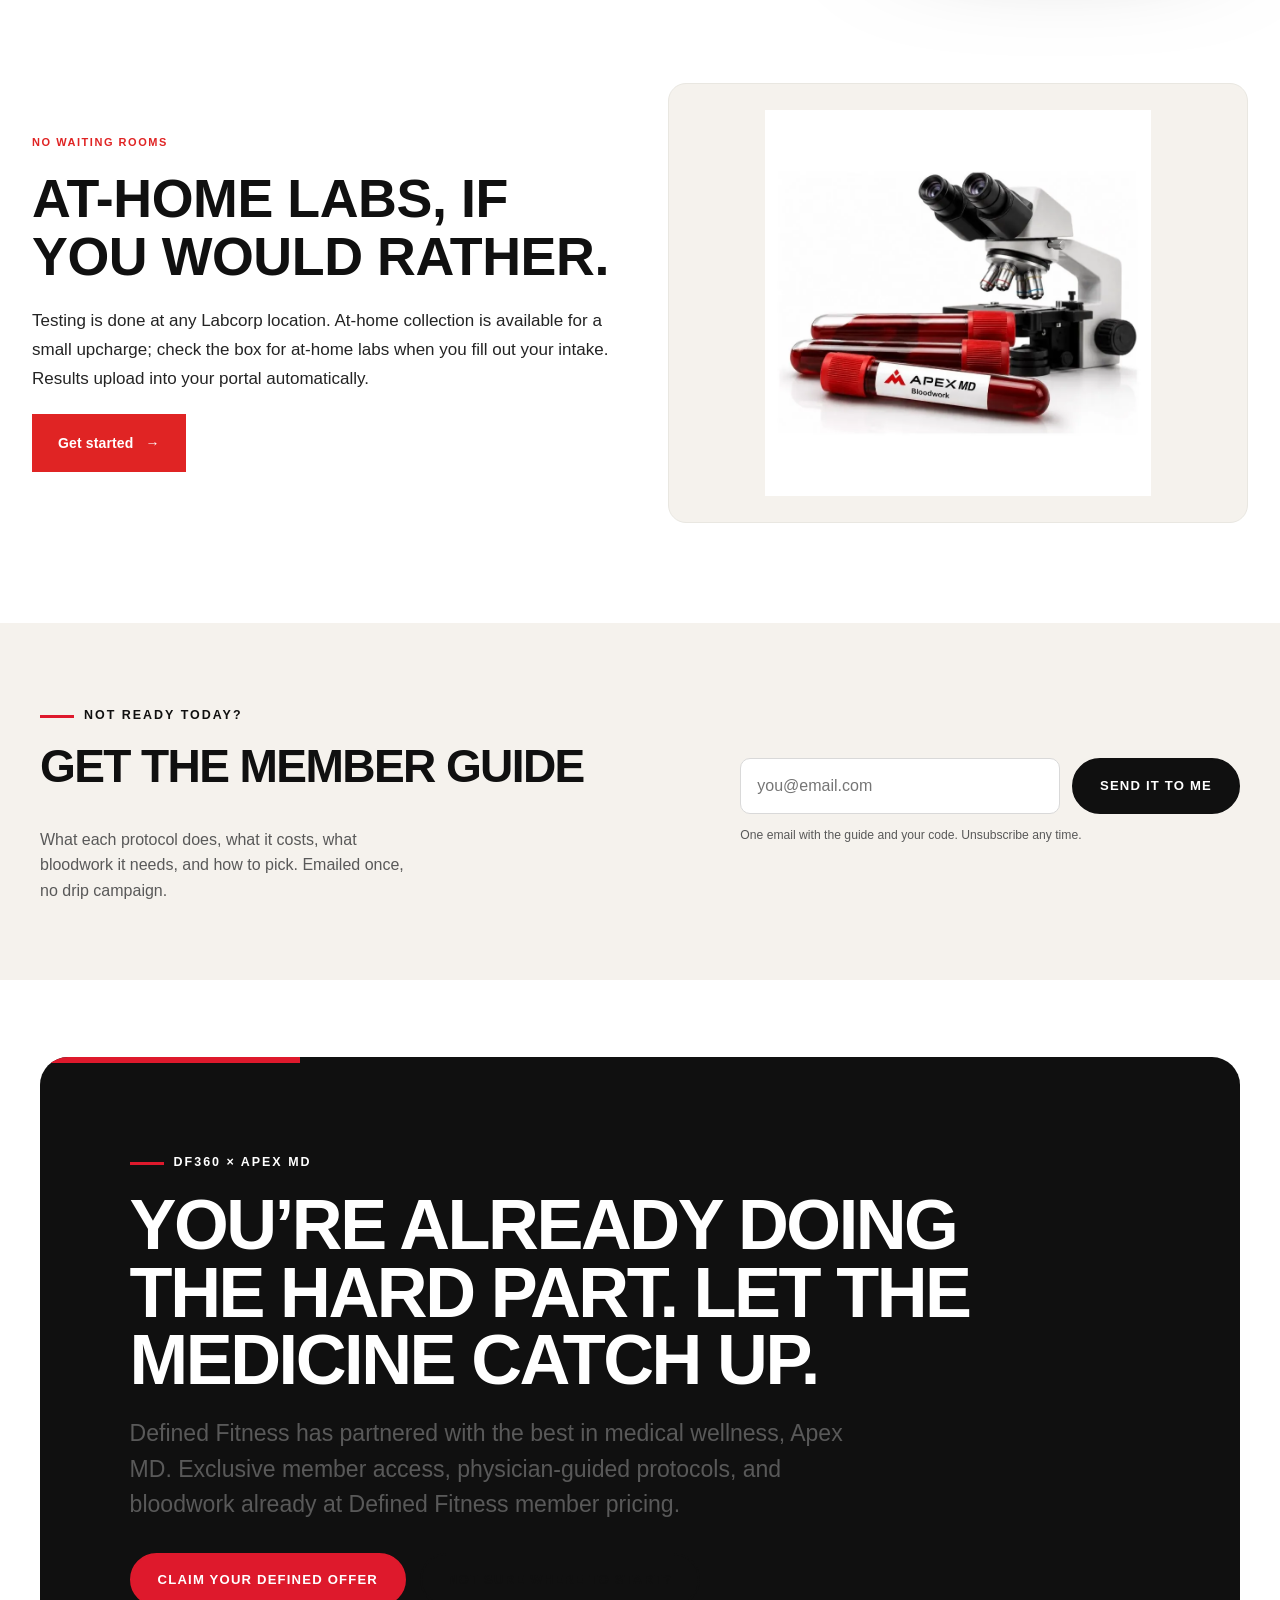
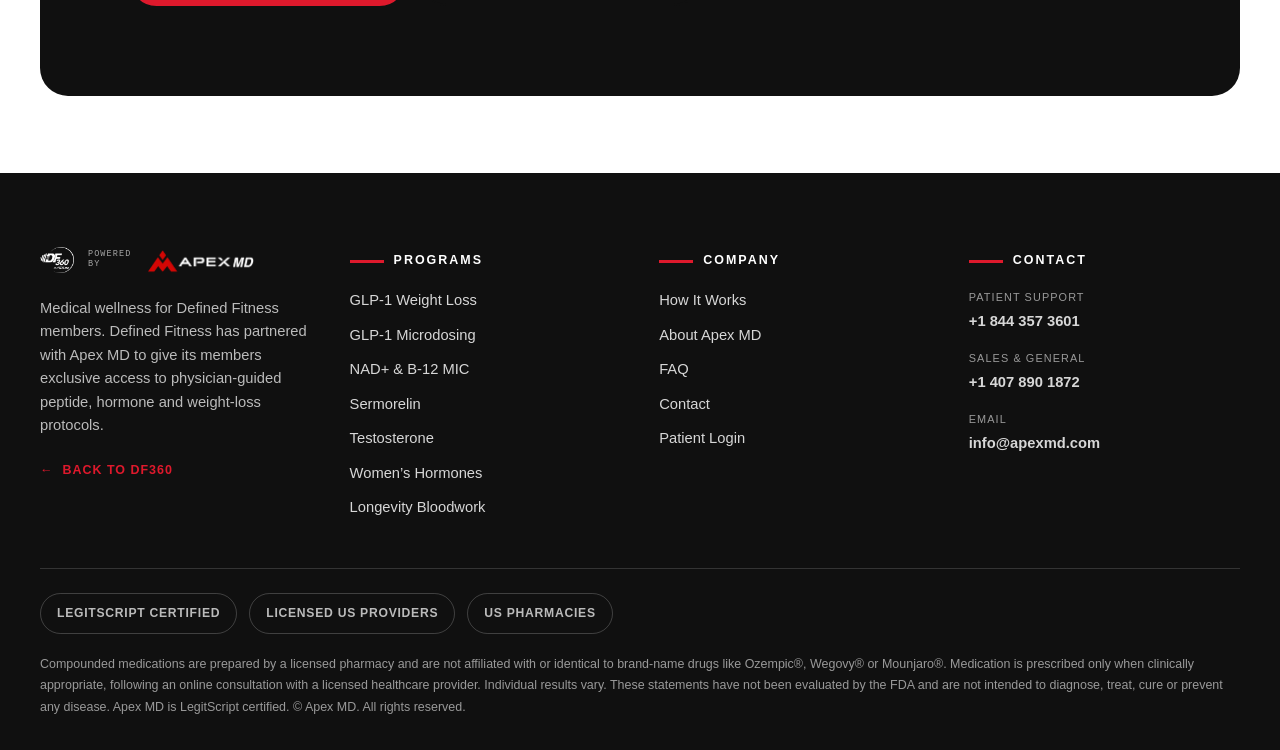
<file: bloodwork.html>
<!DOCTYPE html>
<html lang="en">
<head>
<meta charset="utf-8">
<meta name="viewport" content="width=device-width, initial-scale=1">
<title>Longevity Bloodwork — DF360 × Apex MD</title>
<meta name="description" content="A full biomarker panel tells you and your provider which protocol is worth your money before you spend it. Where TRT and HRT begin.">
<link rel="canonical" href="https://df360.apexmd.com/bloodwork.html">
<meta property="og:type" content="website">
<meta property="og:title" content="Longevity Bloodwork — DF360 × Apex MD">
<meta property="og:description" content="A full biomarker panel tells you and your provider which protocol is worth your money before you spend it. Where TRT and HRT begin.">
<meta property="og:url" content="https://df360.apexmd.com/bloodwork.html">
<link rel="stylesheet" href="df360-theme.css">

<style id="sp-responsive">
[data-spfloat]{display:none}[data-spnav]{display:flex}[data-spburger]{display:none}
[data-spcall]{display:none}[data-splogin]{display:inline}
@media (max-width:1040px){
[data-spfloat]{display:flex}[data-spnav]{display:none}[data-spburger]{display:flex}
[data-spcall]{display:inline-flex}[data-splogin]{display:none}}
@media (max-width:560px){.df-header .df-btn--sm{display:none}.df-header .df-nav{gap:14px}[data-spburger] span,[data-spcall] span{display:none}}
@media (max-width:360px){.df-header .df-lockup__by{display:none}}
#spQuiz[hidden],#spResult[hidden],#spStep1[hidden],#spMobile[hidden]{display:none!important}
#spMobile{position:fixed;inset:0;z-index:2000;background:var(--df-black,#111);color:#fff;padding:26px 22px;overflow:auto}
#spMobile a{display:block;padding:14px 0;border-bottom:1px solid rgba(255,255,255,.14);color:#fff;text-decoration:none;font-weight:800;letter-spacing:.04em;text-transform:uppercase}
#spMobile .spclose{background:none;border:0;color:#fff;font-size:2rem;cursor:pointer;float:right;line-height:1}
</style>
<script src="analytics.js"></script>
<link rel="icon" href="favicon.ico" sizes="any">
<link rel="icon" type="image/png" sizes="32x32" href="favicon-32.png">
<link rel="icon" type="image/png" sizes="16x16" href="favicon-16.png">
<link rel="apple-touch-icon" href="apple-touch-icon.png">
<style>@media (max-width:760px){.df-split-phone{grid-template-columns:1fr !important;gap:40px !important;padding:64px 20px !important}}</style>
</head>
<body>
<!-- Google Tag Manager (noscript) -->
<noscript><iframe src="https://www.googletagmanager.com/ns.html?id=GTM-MVWKWK6D"
height="0" width="0" style="display:none;visibility:hidden"></iframe></noscript>
<!-- End Google Tag Manager (noscript) -->
<div class="sc-host" data-sc-name="Bloodwork"><div style="background: rgb(255, 255, 255); color: rgb(16, 16, 16); font-family: var(--df-font-body);">
  <div class="sc-host" data-sc-name="_SiteHeader"><div style="position: sticky; top: 0px; z-index: 1000;">
  <div class="df-offerbar">
    <div class="df-offerbar__track">
      <div class="df-offerbar__set"><span>Member pricing already applied</span><span>Exclusive member access</span><span>Physician-guided protocols</span><span>Free medication delivery</span></div>
      <div class="df-offerbar__set" aria-hidden="true"><span>Member pricing already applied</span><span>Exclusive member access</span><span>Physician-guided protocols</span><span>Free medication delivery</span></div>
    </div>
  </div>
  <header class="df-header" style="position: static;">
    <div class="df-container df-nav">
      <a class="df-lockup" href="index.html" style="display: flex; align-items: center; gap: 14px;">
        <img class="df-lockup__df360" src="img/df360/logo-df360-grey.webp?v=09c337cb" alt="DF360" fetchpriority="high" decoding="async">
        <span class="df-lockup__by" style="font-family: var(--df-font-mono); font-size: 8.5px; line-height: 1.1; letter-spacing: 0.13em; text-transform: uppercase; color: var(--df-gray-500); white-space: nowrap;">Powered<br>by</span>
        <img class="df-lockup__apex" src="img/df360/logo-apex-dark.webp?v=c590a35a" alt="Apex MD" width="1784" height="477" fetchpriority="high" decoding="async">
      </a>
      <nav class="df-nav__links" data-spnav="1" style="">
        <div style="position: relative;">
          <button type="button" aria-haspopup="true" aria-expanded="false" style="display: flex; align-items: center; gap: 7px; background: none; border: 0px; padding: 8px 0px; cursor: pointer; font: inherit; color: inherit;">
            <span>Programs</span>
            <svg width="10" height="7" viewBox="0 0 10 7" fill="none" aria-hidden="true"><path d="M1 1.5 5 5.5 9 1.5" stroke="currentColor" stroke-width="2"></path></svg>
          </button>
          <div class="df-navmenu" style="display: none;">
            <a href="weight-loss.html">GLP-1 Weight Loss</a>
            <a href="glp-1-microdosing.html">GLP-1 Microdosing</a>
            <a href="nad.html">NAD+ &amp; B-12 MIC</a>
            <a href="sermorelin.html">Sermorelin</a>
            <a href="testosterone.html">Testosterone</a>
            <a href="hormones.html">Women’s Hormones</a>
            <a href="bloodwork.html">Longevity Bloodwork</a>
          </div>
          
        </div>
        <a href="bloodwork.html" aria-current="page" style="color: var(--df-red);">Bloodwork</a>
        <a href="how-it-works.html">How It Works</a>
        <a href="about.html">About</a>
      </nav>
      <div style="display: flex; align-items: center; gap: 16px; flex: 0 0 auto;">
        <button data-spburger="1" aria-label="Menu" style="align-items: center; gap: 9px; background: none; border: 0px; cursor: pointer; padding: 8px 2px; font-size: 0.8rem; font-weight: 800; letter-spacing: 0.08em; text-transform: uppercase; color: var(--df-black);">
          <svg width="20" height="12" viewBox="0 0 20 12" fill="none" aria-hidden="true"><path d="M0 1h20M0 6h20M0 11h20" stroke="currentColor" stroke-width="2"></path></svg>
          <span>Menu</span>
        </button>
        <a href="tel:+18443573601" data-spcall="1" aria-label="Call patient support" style="align-items: center; gap: 8px; font-size: 0.78rem; font-weight: 800; letter-spacing: 0.06em; text-transform: uppercase; color: var(--df-black); white-space: nowrap;">
          <svg width="15" height="15" viewBox="0 0 24 24" fill="none" aria-hidden="true"><path d="M22 16.9v3a2 2 0 0 1-2.2 2 19.8 19.8 0 0 1-8.6-3.1 19.5 19.5 0 0 1-6-6A19.8 19.8 0 0 1 2.1 4.2 2 2 0 0 1 4.1 2h3a2 2 0 0 1 2 1.7c.1.9.4 1.8.7 2.6a2 2 0 0 1-.5 2.1L8.1 9.7a16 16 0 0 0 6 6l1.3-1.3a2 2 0 0 1 2.1-.4c.8.3 1.7.6 2.6.7a2 2 0 0 1 1.7 2Z" stroke="currentColor" stroke-width="2"></path></svg>
          <span>Call</span>
        </a>
        <a href="https://ehr.apexmd.com/login" data-splogin="1" style="font-size: 0.78rem; font-weight: 800; letter-spacing: 0.08em; text-transform: uppercase; color: var(--df-gray-700); white-space: nowrap;">Log In</a>
        <button class="df-btn df-btn--red df-btn--sm" style="white-space: nowrap;">Claim Your Offer</button>
      </div>
    </div>
  </header>
  </div><button class="df-float" data-spfloat="1" style="">
  <span>Not sure where to start? Take the 60-second quiz</span>
  <span style="color: var(--df-red);">→</span></button></div>

  <section data-screen-label="Hero" style="border-bottom: 1px solid rgb(217, 217, 217);">
    <div style="max-width: 1320px; margin: 0px auto; padding: 80px 32px 0px; display: grid; grid-template-columns: repeat(auto-fit, minmax(340px, 1fr)); gap: 64px; align-items: start;">
      <div style="padding-bottom: 80px;">
        <div style="display: flex; align-items: center; gap: 14px; margin-bottom: 30px;">
          <span style="width: 34px; height: 2px; background: rgb(224, 36, 36); display: block;"></span>
          <span style="font-size: 11px; font-weight: 700; letter-spacing: 0.15em; text-transform: uppercase; color: rgb(224, 36, 36);">Longevity Bloodwork</span>
        </div>
        <h1 style="font-size: clamp(42px, 5.6vw, 80px); line-height: 1.06; letter-spacing: -0.018em; margin: 0px 0px 26px;">Know Your Numbers. Then Spend Your Money.</h1>
        <p style="font-size: clamp(16px, 1.4vw, 20px); line-height: 1.6; color: rgb(36, 36, 36); max-width: 34em; margin: 0px 0px 34px;">A full biomarker panel is the honest starting point. It tells you and your provider which protocol is worth running, and gives you a baseline to measure it against. Testosterone and hormone therapy both start here, and GLP-1 programs include quarterly panels.</p>
        <div style="display: flex; flex-wrap: wrap; gap: 14px; margin-bottom: 36px;">
          <a href="https://formdefined.apexmd.com/?categoryId=bloodwork" class="scp0" style="background: rgb(224, 36, 36); color: rgb(255, 255, 255); text-decoration: none; font-weight: 700; font-size: 14px; letter-spacing: 0.01em; padding: 20px 30px; display: inline-flex; align-items: center; gap: 12px;" target="_blank" rel="noopener">
            <span>Book my panel</span>
            <svg width="14" height="10" viewBox="0 0 14 10" fill="none" aria-hidden="true"><path d="M0 5h12M8.5 1 12.5 5l-4 4" stroke="currentColor" stroke-width="2"></path></svg>
          </a>
          <a href="how-it-works.html" class="scp1" style="border: 1px solid rgb(233, 231, 225); border-radius: 18px; overflow: hidden; color: rgb(16, 16, 16); text-decoration: none; font-weight: 700; font-size: 14px; letter-spacing: 0.01em; padding: 18px 28px;">How the process works</a>
        </div>
        <div style="border-top: 1px solid rgb(217, 217, 217); display: grid; grid-template-columns: repeat(auto-fit, minmax(150px, 1fr));">
          <div style="padding: 18px 18px 18px 0px; border-right: 1px solid rgba(0, 0, 0, 0.1);">
            <div style="font-size: 11px; font-weight: 700; letter-spacing: 0.12em; text-transform: uppercase; color: rgb(140, 140, 140); margin-bottom: 5px;">Where</div>
            <div style="font-size: 15px; font-weight: 700;">Any Labcorp</div>
          </div>
          <div style="padding: 18px; border-right: 1px solid rgba(0, 0, 0, 0.1);">
            <div style="font-size: 11px; font-weight: 700; letter-spacing: 0.12em; text-transform: uppercase; color: rgb(140, 140, 140); margin-bottom: 5px;">Or</div>
            <div style="font-size: 15px; font-weight: 700;">At home, small upcharge</div>
          </div>
          <div style="padding: 18px;">
            <div style="font-size: 11px; font-weight: 700; letter-spacing: 0.12em; text-transform: uppercase; color: rgb(140, 140, 140); margin-bottom: 5px;">TRT &amp; HRT</div>
            <div style="font-size: 15px; font-weight: 700;">Start here</div>
          </div>
        </div>
      </div>
      <div style="align-self: stretch; border-left: 1px solid rgba(0, 0, 0, 0.1); padding: 0px 0px 80px 40px;">
        <div style="height: 100%; min-height: 460px; border: 1px solid rgb(233, 231, 225); border-radius: 18px; overflow: hidden;">
          <img src="img/df360/a6-labs.webp?v=d47d8cd8" alt="An Apex MD clinician reviewing lab results" style="object-position: 40% 50%; width: 100%; height: 100%; object-fit: cover;" width="1024" height="1024" loading="lazy" decoding="async">
        </div>
      </div>
    </div>
  </section>

  <section data-screen-label="Panel" style="max-width: 1320px; margin: 0px auto; padding: 100px 32px;">
    <div style="font-size: 11px; font-weight: 700; letter-spacing: 0.14em; text-transform: uppercase; color: rgb(224, 36, 36); margin-bottom: 18px;">What gets measured</div>
    <h2 style="font-size: clamp(34px, 4.6vw, 62px); line-height: 1.08; letter-spacing: -0.016em; margin: 0px 0px 44px; max-width: 20em;">A full picture of your health from one quick blood test.</h2>
    <div style="display: grid; grid-template-columns: repeat(auto-fit, minmax(260px, 1fr)); border-top: 1px solid rgb(217, 217, 217);">
      <div style="padding: 28px 26px 28px 0px; border-right: 1px solid rgba(0, 0, 0, 0.1); border-bottom: 1px solid rgba(0, 0, 0, 0.1);">
        <h3 style="font-size: 20px; letter-spacing: -0.01em; margin: 0px 0px 12px;">Hormones</h3>
        <div style="display: flex; flex-direction: column; gap: 7px; font-size: 14px; color: rgb(36, 36, 36);"><span>Total &amp; free testosterone</span><span>Estradiol</span><span>Progesterone</span><span>SHBG</span><span>FSH / LH</span></div>
      </div>
      <div style="padding: 28px 26px; border-right: 1px solid rgba(0, 0, 0, 0.1); border-bottom: 1px solid rgba(0, 0, 0, 0.1);">
        <h3 style="font-size: 20px; letter-spacing: -0.01em; margin: 0px 0px 12px;">Metabolic</h3>
        <div style="display: flex; flex-direction: column; gap: 7px; font-size: 14px; color: rgb(36, 36, 36);"><span>Fasting glucose</span><span>HbA1c</span><span>Fasting insulin</span><span>Full lipid panel</span><span>Liver &amp; kidney function</span></div>
      </div>
      <div style="padding: 28px 26px; border-right: 1px solid rgba(0, 0, 0, 0.1); border-bottom: 1px solid rgba(0, 0, 0, 0.1);">
        <h3 style="font-size: 20px; letter-spacing: -0.01em; margin: 0px 0px 12px;">Thyroid &amp; inflammation</h3>
        <div style="display: flex; flex-direction: column; gap: 7px; font-size: 14px; color: rgb(36, 36, 36);"><span>TSH</span><span>Free T3 / Free T4</span><span>hs-CRP</span><span>Homocysteine</span><span>Complete blood count</span></div>
      </div>
      <div style="padding: 28px 0px 28px 26px; border-bottom: 1px solid rgba(0, 0, 0, 0.1);">
        <h3 style="font-size: 20px; letter-spacing: -0.01em; margin: 0px 0px 12px;">Nutrients &amp; body</h3>
        <div style="display: flex; flex-direction: column; gap: 7px; font-size: 14px; color: rgb(36, 36, 36);"><span>Vitamin D</span><span>Vitamin B-12</span><span>Ferritin &amp; iron</span><span>Bionetic body composition</span><span>Lean mass tracking</span></div>
      </div>
    </div>
    <p style="font-size: 12px; line-height: 1.6; color: rgb(140, 140, 140); margin: 22px 0px 0px; max-width: 70em;">The exact panel is set by your provider based on your history, symptoms and the protocol under consideration. Results upload automatically into your Apex MD portal.</p>
  </section>

  <section data-screen-label="Advanced diagnostics" style="background: var(--df-gray-100);">
    <div style="max-width: 1320px; margin: 0px auto; padding: 100px 32px;">
    <div style="font-size: 11px; font-weight: 700; letter-spacing: 0.14em; text-transform: uppercase; color: rgb(224, 36, 36); margin-bottom: 18px;">Beyond the standard panel</div>
    <h2 style="font-size: clamp(34px, 4.6vw, 62px); line-height: 1.08; letter-spacing: -0.016em; margin: 0px 0px 20px; max-width: 20em;">“Normal” is not optimal.</h2>
    <p style="font-size: 1.05rem; color: rgb(89, 89, 89); max-width: 46em; margin: 0px 0px 44px;">Most lab results only tell you that you are not sick. Advanced diagnostics show you where you actually stand — and every panel comes with a physician visit to read it with you. Test, don’t guess.</p>
    <div style="display: grid; grid-template-columns: repeat(auto-fit, minmax(220px, 1fr)); border-top: 1px solid rgb(217, 217, 217);">
      <div style="padding: 28px 26px 28px 0px; border-right: 1px solid rgba(0, 0, 0, 0.1); border-bottom: 1px solid rgba(0, 0, 0, 0.1);">
        <h3 style="font-size: 20px; letter-spacing: -0.01em; margin: 0px 0px 12px;">Microbiome</h3>
        <div style="display: flex; flex-direction: column; gap: 7px; font-size: 14px; color: rgb(36, 36, 36);"><span>Gut bacterial diversity</span><span>Digestive markers</span></div>
      </div>
      <div style="padding: 28px 26px 28px 0px; border-right: 1px solid rgba(0, 0, 0, 0.1); border-bottom: 1px solid rgba(0, 0, 0, 0.1);">
        <h3 style="font-size: 20px; letter-spacing: -0.01em; margin: 0px 0px 12px;">Genetics</h3>
        <div style="display: flex; flex-direction: column; gap: 7px; font-size: 14px; color: rgb(36, 36, 36);"><span>Inherited risk markers</span><span>Medication response</span></div>
      </div>
      <div style="padding: 28px 26px 28px 0px; border-right: 1px solid rgba(0, 0, 0, 0.1); border-bottom: 1px solid rgba(0, 0, 0, 0.1);">
        <h3 style="font-size: 20px; letter-spacing: -0.01em; margin: 0px 0px 12px;">Biological age</h3>
        <div style="display: flex; flex-direction: column; gap: 7px; font-size: 14px; color: rgb(36, 36, 36);"><span>Epigenetic age</span><span>Pace of ageing</span></div>
      </div>
      <div style="padding: 28px 26px 28px 0px; border-right: 1px solid rgba(0, 0, 0, 0.1); border-bottom: 1px solid rgba(0, 0, 0, 0.1);">
        <h3 style="font-size: 20px; letter-spacing: -0.01em; margin: 0px 0px 12px;">Micronutrients</h3>
        <div style="display: flex; flex-direction: column; gap: 7px; font-size: 14px; color: rgb(36, 36, 36);"><span>Cellular vitamin status</span><span>Mineral levels</span></div>
      </div>
      <div style="padding: 28px 26px 28px 0px; border-right: 1px solid rgba(0, 0, 0, 0.1); border-bottom: 1px solid rgba(0, 0, 0, 0.1);">
        <h3 style="font-size: 20px; letter-spacing: -0.01em; margin: 0px 0px 12px;">Food sensitivity</h3>
        <div style="display: flex; flex-direction: column; gap: 7px; font-size: 14px; color: rgb(36, 36, 36);"><span>Reactivity panel</span><span>Elimination guidance</span></div>
      </div>
    </div>
    <p style="font-size: 0.86rem; color: rgb(140, 140, 140); margin: 22px 0px 0px;">Advanced diagnostics are ordered by your provider where clinically appropriate and are priced separately from the standard panel. At-home collection is available.</p>
    </div>
  </section>
  <section data-screen-label="Portal" style="background: rgb(16, 16, 16); color: rgb(255, 255, 255);">
    <div class="df-split-phone" style="max-width: 1320px; margin: 0px auto; padding: 100px 32px; display: grid; grid-template-columns: minmax(0,1.35fr) minmax(0,0.65fr); gap: 56px; align-items: center;">
      <div>
      <div style="font-size: 11px; font-weight: 700; letter-spacing: 0.14em; text-transform: uppercase; color: rgb(255, 74, 74); margin-bottom: 20px;">Your portal</div>
      <h2 style="font-size: clamp(36px, 5.2vw, 74px); line-height: 1.06; letter-spacing: -0.018em; margin: 0px 0px 30px; max-width: 18em;">Track Everything in One Place.</h2>
      <p style="font-size: 18px; line-height: 1.65; color: rgb(187, 187, 187); max-width: 44em; margin: 0px 0px 48px;">You cannot manage what you cannot measure. The more you log, the more your provider has to work with when they personalize your protocol. Everything syncs across web, mobile and wearables.</p>
      <div style="display: grid; grid-template-columns: repeat(auto-fit, minmax(180px, 1fr)); border-top: 1px solid rgba(255, 255, 255, 0.16);">
        <div style="padding: 24px 20px 24px 0px; border-right: 1px solid rgba(255, 255, 255, 0.14); border-bottom: 1px solid rgba(255, 255, 255, 0.14); font-size: 18px; font-weight: 700;">Bloodwork</div>
        <div style="padding: 24px 20px; border-right: 1px solid rgba(255, 255, 255, 0.14); border-bottom: 1px solid rgba(255, 255, 255, 0.14); font-size: 18px; font-weight: 700;">Workouts</div>
        <div style="padding: 24px 20px; border-right: 1px solid rgba(255, 255, 255, 0.14); border-bottom: 1px solid rgba(255, 255, 255, 0.14); font-size: 18px; font-weight: 700;">Nutrition</div>
        <div style="padding: 24px 20px; border-right: 1px solid rgba(255, 255, 255, 0.14); border-bottom: 1px solid rgba(255, 255, 255, 0.14); font-size: 18px; font-weight: 700;">Sleep</div>
        <div style="padding: 24px 20px 24px 0px; border-right: 1px solid rgba(255, 255, 255, 0.14); border-bottom: 1px solid rgba(255, 255, 255, 0.14); font-size: 18px; font-weight: 700;">Habits</div>
        <div style="padding: 24px 20px; border-right: 1px solid rgba(255, 255, 255, 0.14); border-bottom: 1px solid rgba(255, 255, 255, 0.14); font-size: 18px; font-weight: 700;">Daily activity</div>
        <div style="padding: 24px 20px; border-bottom: 1px solid rgba(255, 255, 255, 0.14); font-size: 18px; font-weight: 700;">Body composition</div>
      </div>
      <a href="https://ehr.apexmd.com/login" class="scp2" style="display: inline-flex; align-items: center; gap: 12px; margin-top: 36px; border: 2px solid rgb(255, 255, 255); color: rgb(255, 255, 255); text-decoration: none; font-weight: 700; font-size: 14px; letter-spacing: 0.01em; padding: 17px 26px;">
        <span>Patient login</span><span>→</span>
      </a>
          </div>
      <figure style="margin: 0; display: flex; justify-content: center;">
        <img src="img/product/phone-biomarkers.webp?v=39484f05" alt="The Apex MD portal showing a biomarker panel on a phone" width="505" height="1100" loading="lazy" decoding="async" style="width: 100%; max-width: 300px; height: auto; display: block; filter: drop-shadow(0 30px 60px rgba(0,0,0,0.55));">
      </figure>
</div>
  </section>

  <section data-screen-label="Home labs" style="max-width: 1320px; margin: 0px auto; padding: 100px 32px;">
    <div style="display: grid; grid-template-columns: repeat(auto-fit, minmax(320px, 1fr)); gap: 56px; align-items: center;">
      <div>
        <div style="font-size: 11px; font-weight: 700; letter-spacing: 0.14em; text-transform: uppercase; color: rgb(224, 36, 36); margin-bottom: 18px;">No waiting rooms</div>
        <h2 style="font-size: clamp(32px, 4.2vw, 54px); line-height: 1.08; letter-spacing: -0.008em; margin: 0px 0px 22px;">At-home labs, if you would rather.</h2>
        <p style="font-size: 17px; line-height: 1.7; color: rgb(36, 36, 36); margin: 0px 0px 20px;">Testing is done at any Labcorp location. At-home collection is available for a small upcharge; check the box for at-home labs when you fill out your intake. Results upload into your portal automatically.</p>
        <a href="https://formdefined.apexmd.com/?categoryId=bloodwork" class="scp0" style="display: inline-flex; align-items: center; gap: 12px; background: rgb(224, 36, 36); color: rgb(255, 255, 255); text-decoration: none; font-weight: 700; font-size: 14px; letter-spacing: 0.01em; padding: 18px 26px;" target="_blank" rel="noopener">
          <span>Get started</span><span>→</span>
        </a>
      </div>
      <div style="height: 440px; border: 1px solid rgb(233, 231, 225); border-radius: 18px; overflow: hidden; background: var(--df-gray-100, #F5F2ED); display: flex; align-items: center; justify-content: center; padding: 26px;">
        <img src="img/df360/collection-kit.webp?v=f5455923" alt="Apex MD at-home blood collection kit" style="max-width: 100%; max-height: 100%; width: auto; height: auto; object-fit: contain;" width="1200" height="785" loading="lazy" decoding="async">
      </div>
    </div>
  </section>

  <div class="sc-host" data-sc-name="_SiteFooter"><section class="df-section df-section--tight df-section--soft" data-screen-label="Lead capture">
  <div class="df-container">
    <div class="df-split df-split--lead" style="align-items: center;">
      <div>
        <div class="df-kicker">Not Ready Today?</div>
        <h2 style="font-size: clamp(2rem, 3.6vw, 3.4rem);">Get the Member Guide</h2>
        <p class="df-muted" style="max-width: 42ch; margin: 0px;">What each protocol does, what it costs, what bloodwork it needs, and how to pick. Emailed once, no drip campaign.</p>
      </div>
      <div>
        
          <form style="display: flex; flex-wrap: wrap; gap: 12px;" data-lead="guide">
            <input type="text" name="company" tabindex="-1" autocomplete="off" aria-hidden="true" style="position:absolute;left:-9999px;width:1px;height:1px;opacity:0">
            <label for="lead-email" style="position: absolute; width: 1px; height: 1px; overflow: hidden; clip: rect(0px, 0px, 0px, 0px);">Email address</label>
            <input class="df-field" id="lead-email" name="email" type="email" required="" placeholder="you@email.com" style="flex: 1 1 220px;">
            <button class="df-btn df-btn--red" type="submit">Send It To Me</button>
            <p class="df-muted" style="flex: 1 1 100%; font-size: 0.76rem; margin: 0px;">One email with the guide and your code. Unsubscribe any time.</p>
          </form>
        
        
      </div>
    </div>
  </div></section><section class="df-section df-section--tight" style="background: var(--df-white);">
  <div class="df-container">
    <div class="df-cta">
      <div class="df-kicker" style="color: var(--df-white);">DF360 × Apex MD</div>
      <h2>You’re Already Doing the Hard Part. Let the Medicine Catch Up.</h2>
      <p class="df-lead df-muted" style="margin-bottom: 30px;">Defined Fitness has partnered with the best in medical wellness, Apex MD. Exclusive member access, physician-guided protocols, and bloodwork already at Defined Fitness member pricing.</p>
      <div style="display: flex; flex-wrap: wrap; gap: 14px;">
        <a class="df-btn df-btn--red" href="https://formdefined.apexmd.com/?categoryId=weight-loss" target="_blank" rel="noopener">Claim Your Defined Offer</a>
        <a class="df-btn df-btn--outline" href="how-it-works.html">Not Sure Where to Start?</a>
      </div>
    </div>
  </div></section><footer class="df-footer">
  <div class="df-container">
    <div class="df-grid" style="grid-template-columns: repeat(auto-fit, minmax(230px, 1fr));">
      <div>
        <div style="display: flex; align-items: center; gap: 14px; margin-bottom: 22px;">
          <img src="img/df360/logo-df360-white.webp?v=10a34cec" alt="DF360" style="height: 26px; width: auto;" loading="lazy" decoding="async">
          <span style="font-family: var(--df-font-mono); font-size: 8.5px; line-height: 1.1; letter-spacing: 0.13em; text-transform: uppercase; color: rgba(255,255,255,0.62); white-space: nowrap;">Powered<br>by</span>
          <img src="img/df360/logo-apex-white.webp?v=296ee9a3" alt="Apex MD" style="height: 30px; width: auto;" width="1784" height="477" loading="lazy" decoding="async">
        </div>
        <p style="max-width: 34em; color: rgb(187, 187, 187); font-size: 0.92rem;">Medical wellness for Defined Fitness members. Defined Fitness has partnered with Apex MD to give its members exclusive access to physician-guided peptide, hormone and weight-loss protocols.</p>
        <a href="https://www.defined.com" style="display: inline-flex; align-items: center; gap: 9px; color: var(--df-red); font-size: 0.78rem; font-weight: 800; letter-spacing: 0.08em; text-transform: uppercase;"><span>←</span><span>Back to DF360</span></a>
      </div>
      <div>
        <div class="df-kicker" style="color: var(--df-white);">Programs</div>
        <div style="display: flex; flex-direction: column; gap: 11px; font-size: 0.92rem;">
          <a href="weight-loss.html">GLP-1 Weight Loss</a>
          <a href="glp-1-microdosing.html">GLP-1 Microdosing</a>
          <a href="nad.html">NAD+ &amp; B-12 MIC</a>
          <a href="sermorelin.html">Sermorelin</a>
          <a href="testosterone.html">Testosterone</a>
          <a href="hormones.html">Women’s Hormones</a>
          <a href="bloodwork.html">Longevity Bloodwork</a>
        </div>
      </div>
      <div>
        <div class="df-kicker" style="color: var(--df-white);">Company</div>
        <div style="display: flex; flex-direction: column; gap: 11px; font-size: 0.92rem;">
          <a href="how-it-works.html">How It Works</a>
          <a href="about.html">About Apex MD</a>
          <a href="faq.html">FAQ</a>
          <a href="contact.html">Contact</a>
          <a href="https://ehr.apexmd.com/login">Patient Login</a>
        </div>
      </div>
      <div>
        <div class="df-kicker" style="color: var(--df-white);">Contact</div>
        <div style="display: flex; flex-direction: column; gap: 16px; font-size: 0.92rem;">
          <div>
            <div style="font-size: 0.68rem; color: rgb(153, 153, 153); letter-spacing: 0.1em; text-transform: uppercase; margin-bottom: 4px;">Patient support</div>
            <a href="tel:+18443573601" style="font-weight: 800;">+1 844 357 3601</a>
          </div>
          <div>
            <div style="font-size: 0.68rem; color: rgb(153, 153, 153); letter-spacing: 0.1em; text-transform: uppercase; margin-bottom: 4px;">Sales &amp; general</div>
            <a href="tel:+14078901872" style="font-weight: 800;">+1 407 890 1872</a>
          </div>
          <div>
            <div style="font-size: 0.68rem; color: rgb(153, 153, 153); letter-spacing: 0.1em; text-transform: uppercase; margin-bottom: 4px;">Email</div>
            <a href="mailto:info@apexmd.com" style="font-weight: 800;">info@apexmd.com</a>
          </div>
        </div>
      </div>
    </div>
    <div class="df-footer__bottom">
      <div class="df-feature-strip" style="margin-bottom: 20px;">
        <span class="df-chip" style="background: transparent; border-color: rgba(255, 255, 255, 0.2); color: rgb(187, 187, 187);">LegitScript certified</span>
        <span class="df-chip" style="background: transparent; border-color: rgba(255, 255, 255, 0.2); color: rgb(187, 187, 187);">Licensed US providers</span>
        <span class="df-chip" style="background: transparent; border-color: rgba(255, 255, 255, 0.2); color: rgb(187, 187, 187);">US pharmacies</span>
      </div>
      <p style="margin: 0px; font-size: 0.78rem; line-height: 1.7;">Compounded medications are prepared by a licensed pharmacy and are not affiliated with or identical to brand-name drugs like Ozempic®, Wegovy® or Mounjaro®. Medication is prescribed only when clinically appropriate, following an online consultation with a licensed healthcare provider. Individual results vary. These statements have not been evaluated by the FDA and are not intended to diagnose, treat, cure or prevent any disease. Apex MD is LegitScript certified. © Apex MD. All rights reserved.</p>
    </div>
  </div></footer></div></div></div>

  <div class="df-quiz__backdrop" id="spQuiz" hidden>
    <div class="df-quiz">
      <div class="df-quiz__head">
        <div style="display: flex; align-items: baseline; gap: 14px;">
          <span style="font-size: 0.68rem; font-weight: 800; letter-spacing: 0.16em; text-transform: uppercase; color: var(--df-red);"><span id="spStepLabel">01 / 02</span></span>
          <span style="font-size: 0.95rem; font-weight: 800; letter-spacing: 0.04em; text-transform: uppercase;">Find Your Program</span>
        </div>
        <button aria-label="Close" data-spquiz-close="1" style="background: none; border: 0px; color: inherit; cursor: pointer; font-size: 1.5rem; line-height: 1; padding: 2px 6px;">×</button>
      </div>

      
        <div class="df-quiz__body" id="spStep1">
          <h2 style="font-size: clamp(2rem, 4vw, 3rem); margin-bottom: 12px;">What Are You Here to Change?</h2>
          <p class="df-muted" style="margin-bottom: 22px;">Pick the one that sounds most like you. We will point you at the right protocol and pre-fill your intake.</p>
          <div style="display: grid; gap: 0px;">
            <button class="df-quiz__opt" data-key="glp1"><span class="df-quiz__num">01</span><b>Lose weight and keep it off</b><span style="color: var(--df-red); font-weight: 800;">→</span></button>
            <button class="df-quiz__opt" data-key="micro"><span class="df-quiz__num">02</span><b>Quiet the food noise and improve metabolic health</b><span style="color: var(--df-red); font-weight: 800;">→</span></button>
            <button class="df-quiz__opt" data-key="nad"><span class="df-quiz__num">03</span><b>Get my energy back at the cellular level</b><span style="color: var(--df-red); font-weight: 800;">→</span></button>
            <button class="df-quiz__opt" data-key="sermorelin"><span class="df-quiz__num">04</span><b>Build muscle, recover faster, sleep deeper</b><span style="color: var(--df-red); font-weight: 800;">→</span></button>
            <button class="df-quiz__opt" data-key="trt"><span class="df-quiz__num">05</span><b>Drive, strength and vitality — men</b><span style="color: var(--df-red); font-weight: 800;">→</span></button>
            <button class="df-quiz__opt" data-key="hrt"><span class="df-quiz__num">06</span><b>Mood, sleep and balance — women</b><span style="color: var(--df-red); font-weight: 800;">→</span></button>
            <button class="df-quiz__opt" data-key="b12"><span class="df-quiz__num">07</span><b>A straightforward energy lift</b><span style="color: var(--df-red); font-weight: 800;">→</span></button>
            <button class="df-quiz__opt" data-key="bloodwork" style="border-bottom: 0px;"><span class="df-quiz__num">08</span><b>Not sure yet — show me my numbers first</b><span style="color: var(--df-red); font-weight: 800;">→</span></button>
          </div>
        </div>
        <div class="df-quiz__body" id="spResult" hidden>
          <div class="df-kicker" style="margin-bottom:14px">Your recommended protocol</div>
          <h2 style="font-size:clamp(2.2rem,4.4vw,3.4rem);margin-bottom:16px" id="spName"></h2>
          <p style="font-size:1.05rem;margin-bottom:24px" id="spWhy"></p>
          <div class="df-stats df-stats--light" style="border-top:1px solid var(--df-gray-300);border-bottom:1px solid var(--df-gray-300);margin-bottom:26px">
            <div class="df-stat"><div class="df-stat__label" style="margin:0 0 6px">Member price</div><div class="df-stat__num" style="font-size:1.6rem" id="spPrice"></div></div>
            <div class="df-stat"><div class="df-stat__label" style="margin:0 0 6px">Bloodwork</div><div class="df-stat__num" style="font-size:1.6rem" id="spLabs"></div></div>
            <div class="df-stat"><div class="df-stat__label" style="margin:0 0 6px">Commitment</div><div class="df-stat__num" style="font-size:1.6rem">Month to month</div></div>
          </div>
          <div style="display:flex;flex-wrap:wrap;gap:12px;align-items:center">
            <a class="df-btn df-btn--red" id="spForm" href="#">Claim Your Defined Offer</a>
            <a class="df-btn df-btn--outline" id="spPage" href="#">Read the program first</a>
            <button class="df-btn df-btn--ghost" type="button" data-spquiz-back="1"><span aria-hidden="true">←</span> Back to questions</button>
          </div>
        </div>
      

      
    </div>
  </div>
<div id="spMobile" hidden>
  <button class="spclose" data-spmobile-close="1" aria-label="Close menu">&times;</button>
  <div style="clear:both;height:8px"></div>
  <a href="weight-loss.html">GLP-1 Weight Loss</a>
  <a href="glp-1-microdosing.html">GLP-1 Microdosing</a>
  <a href="testosterone.html">Testosterone</a>
  <a href="hormones.html">Hormone Replacement</a>
  <a href="nad.html">NAD+</a>
  <a href="sermorelin.html">Sermorelin</a>
  <a href="bloodwork.html">Bloodwork</a>
  <a href="how-it-works.html">How It Works</a>
  <a href="about.html">About</a>
  <a href="faq.html">FAQ</a>
  <a href="contact.html">Contact</a>
  <a href="#" data-spquiz-open="1" style="color:var(--df-red,#E02424)">Find My Program &rarr;</a>
</div>
<script src="df360-app.js"></script>
<script src="chatbot.js"></script>
<script src="affiliate.js"></script>
</body>
</html>
</file>
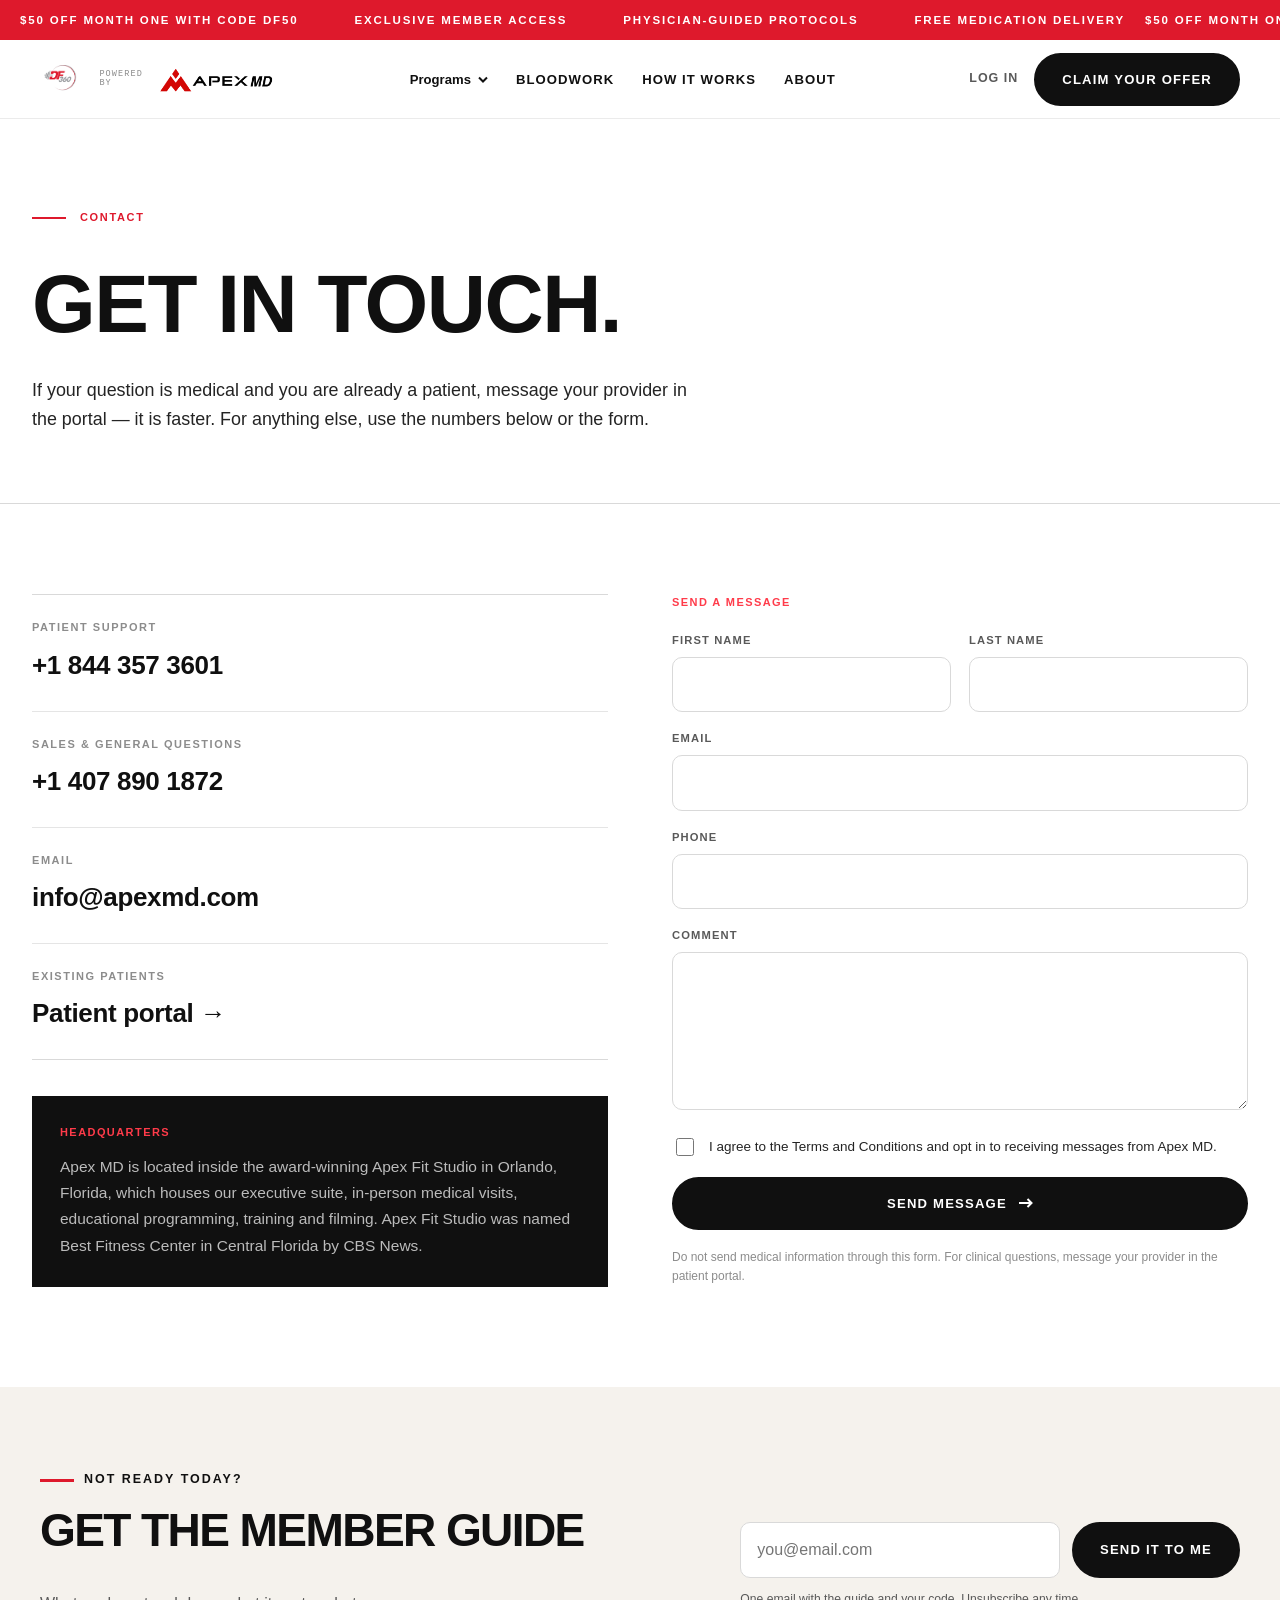
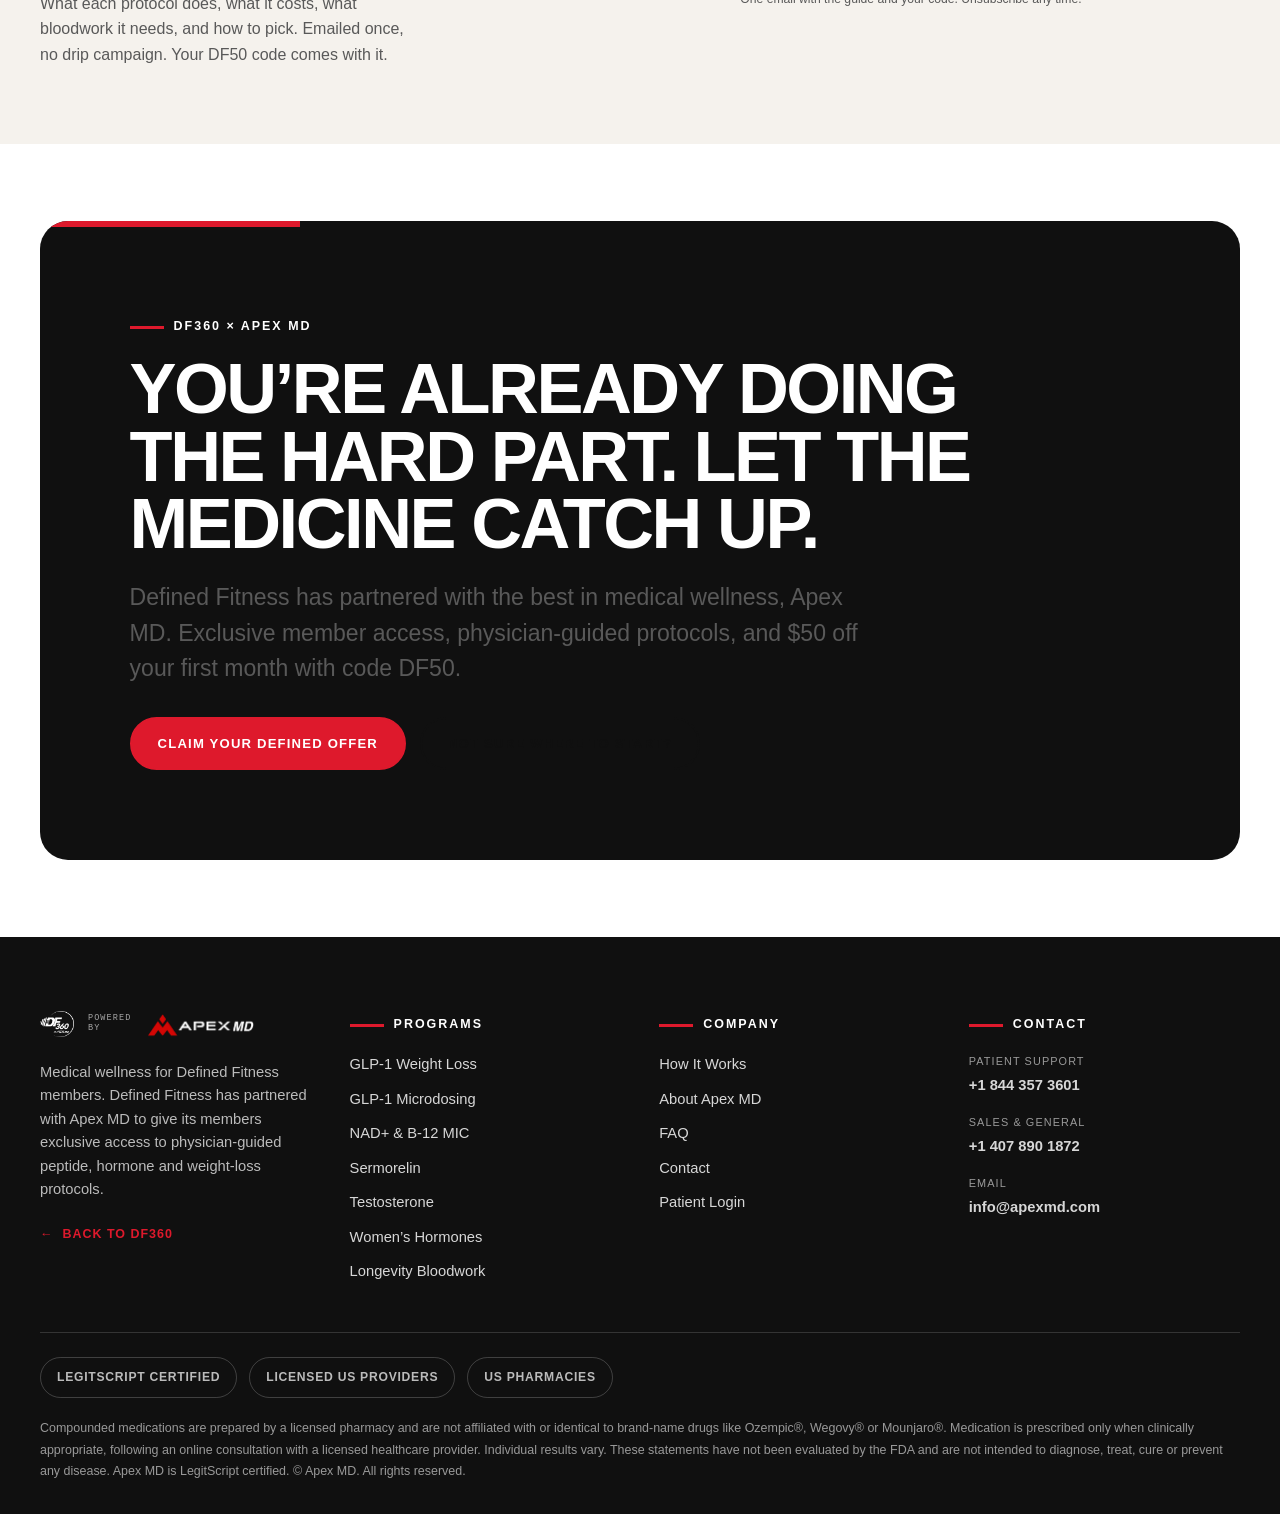
<file: contact.html>
<!DOCTYPE html>
<html lang="en">
<head>
<meta charset="utf-8">
<meta name="viewport" content="width=device-width, initial-scale=1">
<title>Contact — DF360 × Apex MD</title>
<meta name="description" content="Talk to Apex MD about your Defined Fitness member protocol. Call, email, or send a message.">
<link rel="canonical" href="https://df360.apexmd.com/contact.html">
<meta property="og:type" content="website">
<meta property="og:title" content="Contact — DF360 × Apex MD">
<meta property="og:description" content="Talk to Apex MD about your Defined Fitness member protocol. Call, email, or send a message.">
<meta property="og:url" content="https://df360.apexmd.com/contact.html">
<link rel="stylesheet" href="df360-theme.css">

<style id="sp-responsive">
[data-spfloat]{display:none}[data-spnav]{display:flex}[data-spburger]{display:none}
[data-spcall]{display:none}[data-splogin]{display:inline}
@media (max-width:1040px){
[data-spfloat]{display:flex}[data-spnav]{display:none}[data-spburger]{display:flex}
[data-spcall]{display:inline-flex}[data-splogin]{display:none}}
@media (max-width:560px){.df-header .df-btn--sm{display:none}.df-header .df-nav{gap:14px}[data-spburger] span,[data-spcall] span{display:none}}
@media (max-width:360px){.df-header .df-lockup__by{display:none}}
#spQuiz[hidden],#spResult[hidden],#spStep1[hidden],#spMobile[hidden]{display:none!important}
#spMobile{position:fixed;inset:0;z-index:2000;background:var(--df-black,#111);color:#fff;padding:26px 22px;overflow:auto}
#spMobile a{display:block;padding:14px 0;border-bottom:1px solid rgba(255,255,255,.14);color:#fff;text-decoration:none;font-weight:800;letter-spacing:.04em;text-transform:uppercase}
#spMobile .spclose{background:none;border:0;color:#fff;font-size:2rem;cursor:pointer;float:right;line-height:1}
</style>
<script src="analytics.js"></script>
<link rel="icon" href="favicon.ico" sizes="any">
<link rel="icon" type="image/png" sizes="32x32" href="favicon-32.png">
<link rel="icon" type="image/png" sizes="16x16" href="favicon-16.png">
<link rel="apple-touch-icon" href="apple-touch-icon.png">
</head>
<body>
<!-- Google Tag Manager (noscript) -->
<noscript><iframe src="https://www.googletagmanager.com/ns.html?id=GTM-MVWKWK6D"
height="0" width="0" style="display:none;visibility:hidden"></iframe></noscript>
<!-- End Google Tag Manager (noscript) -->
<div class="sc-host" data-sc-name="Contact"><div style="background: rgb(255, 255, 255); color: rgb(16, 16, 16); font-family: var(--df-font-body);">
  <div class="sc-host" data-sc-name="_SiteHeader"><div style="position: sticky; top: 0px; z-index: 1000;">
  <div class="df-offerbar">
    <div class="df-offerbar__track">
      <div class="df-offerbar__set"><span>$50 off month one with code DF50</span><span>Exclusive member access</span><span>Physician-guided protocols</span><span>Free medication delivery</span></div>
      <div class="df-offerbar__set" aria-hidden="true"><span>$50 off month one with code DF50</span><span>Exclusive member access</span><span>Physician-guided protocols</span><span>Free medication delivery</span></div>
    </div>
  </div>
  <header class="df-header" style="position: static;">
    <div class="df-container df-nav">
      <a class="df-lockup" href="index.html" style="display: flex; align-items: center; gap: 14px;">
        <img class="df-lockup__df360" src="img/df360/logo-df360-grey.webp?v=09c337cb" alt="DF360" fetchpriority="high" decoding="async">
        <span class="df-lockup__by" style="font-family: var(--df-font-mono); font-size: 8.5px; line-height: 1.1; letter-spacing: 0.13em; text-transform: uppercase; color: var(--df-gray-500); white-space: nowrap;">Powered<br>by</span>
        <img class="df-lockup__apex" src="img/df360/logo-apex-dark.webp?v=c590a35a" alt="Apex MD" width="1784" height="477" fetchpriority="high" decoding="async">
      </a>
      <nav class="df-nav__links" data-spnav="1" style="">
        <div style="position: relative;">
          <button type="button" aria-haspopup="true" aria-expanded="false" style="display: flex; align-items: center; gap: 7px; background: none; border: 0px; padding: 8px 0px; cursor: pointer; font: inherit; color: inherit;">
            <span>Programs</span>
            <svg width="10" height="7" viewBox="0 0 10 7" fill="none" aria-hidden="true"><path d="M1 1.5 5 5.5 9 1.5" stroke="currentColor" stroke-width="2"></path></svg>
          </button>
          <div class="df-navmenu" style="display: none;">
            <a href="weight-loss.html">GLP-1 Weight Loss</a>
            <a href="glp-1-microdosing.html">GLP-1 Microdosing</a>
            <a href="nad.html">NAD+ &amp; B-12 MIC</a>
            <a href="sermorelin.html">Sermorelin</a>
            <a href="testosterone.html">Testosterone</a>
            <a href="hormones.html">Women’s Hormones</a>
            <a href="bloodwork.html">Longevity Bloodwork</a>
          </div>
          
        </div>
        <a href="bloodwork.html">Bloodwork</a>
        <a href="how-it-works.html">How It Works</a>
        <a href="about.html">About</a>
      </nav>
      <div style="display: flex; align-items: center; gap: 16px; flex: 0 0 auto;">
        <button data-spburger="1" aria-label="Menu" style="align-items: center; gap: 9px; background: none; border: 0px; cursor: pointer; padding: 8px 2px; font-size: 0.8rem; font-weight: 800; letter-spacing: 0.08em; text-transform: uppercase; color: var(--df-black);">
          <svg width="20" height="12" viewBox="0 0 20 12" fill="none" aria-hidden="true"><path d="M0 1h20M0 6h20M0 11h20" stroke="currentColor" stroke-width="2"></path></svg>
          <span>Menu</span>
        </button>
        <a href="tel:+18443573601" data-spcall="1" aria-label="Call patient support" style="align-items: center; gap: 8px; font-size: 0.78rem; font-weight: 800; letter-spacing: 0.06em; text-transform: uppercase; color: var(--df-black); white-space: nowrap;">
          <svg width="15" height="15" viewBox="0 0 24 24" fill="none" aria-hidden="true"><path d="M22 16.9v3a2 2 0 0 1-2.2 2 19.8 19.8 0 0 1-8.6-3.1 19.5 19.5 0 0 1-6-6A19.8 19.8 0 0 1 2.1 4.2 2 2 0 0 1 4.1 2h3a2 2 0 0 1 2 1.7c.1.9.4 1.8.7 2.6a2 2 0 0 1-.5 2.1L8.1 9.7a16 16 0 0 0 6 6l1.3-1.3a2 2 0 0 1 2.1-.4c.8.3 1.7.6 2.6.7a2 2 0 0 1 1.7 2Z" stroke="currentColor" stroke-width="2"></path></svg>
          <span>Call</span>
        </a>
        <a href="https://ehr.apexmd.com/login" data-splogin="1" style="font-size: 0.78rem; font-weight: 800; letter-spacing: 0.08em; text-transform: uppercase; color: var(--df-gray-700); white-space: nowrap;">Log In</a>
        <button class="df-btn df-btn--red df-btn--sm" style="white-space: nowrap;">Claim Your Offer</button>
      </div>
    </div>
  </header>
  </div><button class="df-float" data-spfloat="1" style="">
  <span>Not sure where to start? Take the 60-second quiz</span>
  <span style="color: var(--df-red);">→</span></button></div>

  <section data-screen-label="Hero" style="border-bottom: 1px solid rgb(217, 217, 217);">
    <div style="max-width: 1320px; margin: 0px auto; padding: 90px 32px 70px;">
      <div style="display: flex; align-items: center; gap: 14px; margin-bottom: 30px;">
        <span style="width: 34px; height: 2px; background: rgb(222, 25, 44); display: block;"></span>
        <span style="font-size: 11px; font-weight: 700; letter-spacing: 0.15em; text-transform: uppercase; color: rgb(222, 25, 44);">Contact</span>
      </div>
      <h1 style="font-size: clamp(44px, 6.4vw, 92px); line-height: 1.14; letter-spacing: -0.018em; margin: 0px 0px 26px; max-width: 15em;">Get In Touch.</h1>
      <p style="font-size: clamp(16px, 1.4vw, 20px); line-height: 1.6; color: rgb(36, 36, 36); max-width: 38em; margin: 0px;">If your question is medical and you are already a patient, message your provider in the portal — it is faster. For anything else, use the numbers below or the form.</p>
    </div>
  </section>

  <section data-screen-label="Contact" style="max-width: 1320px; margin: 0px auto; padding: 90px 32px 100px;">
    <div style="display: grid; grid-template-columns: repeat(auto-fit, minmax(320px, 1fr)); gap: 64px; align-items: start;">
      <div>
        <div style="border-top: 1px solid rgb(217, 217, 217);">
          <div style="padding: 24px 0px; border-bottom: 1px solid rgba(0, 0, 0, 0.1);">
            <div style="font-size: 11px; font-weight: 700; letter-spacing: 0.14em; text-transform: uppercase; color: rgb(140, 140, 140); margin-bottom: 8px;">Patient support</div>
            <a href="tel:+18443573601" class="scp0" style="font-size: 26px; font-weight: 700; letter-spacing: -0.013em; color: rgb(16, 16, 16); text-decoration: none;">+1 844 357 3601</a>
          </div>
          <div style="padding: 24px 0px; border-bottom: 1px solid rgba(0, 0, 0, 0.1);">
            <div style="font-size: 11px; font-weight: 700; letter-spacing: 0.14em; text-transform: uppercase; color: rgb(140, 140, 140); margin-bottom: 8px;">Sales &amp; general questions</div>
            <a href="tel:+14078901872" class="scp0" style="font-size: 26px; font-weight: 700; letter-spacing: -0.013em; color: rgb(16, 16, 16); text-decoration: none;">+1 407 890 1872</a>
          </div>
          <div style="padding: 24px 0px; border-bottom: 1px solid rgba(0, 0, 0, 0.1);">
            <div style="font-size: 11px; font-weight: 700; letter-spacing: 0.14em; text-transform: uppercase; color: rgb(140, 140, 140); margin-bottom: 8px;">Email</div>
            <a href="mailto:info@apexmd.com" class="scp0" style="font-size: 26px; font-weight: 700; letter-spacing: -0.013em; color: rgb(16, 16, 16); text-decoration: none;">info@apexmd.com</a>
          </div>
          <div style="padding: 24px 0px; border-bottom: 1px solid rgb(217, 217, 217);">
            <div style="font-size: 11px; font-weight: 700; letter-spacing: 0.14em; text-transform: uppercase; color: rgb(140, 140, 140); margin-bottom: 8px;">Existing patients</div>
            <a href="https://ehr.apexmd.com/login" class="scp0" style="font-size: 26px; font-weight: 700; letter-spacing: -0.013em; color: rgb(16, 16, 16); text-decoration: none;">Patient portal →</a>
          </div>
        </div>
        <div style="margin-top: 36px; background: rgb(16, 16, 16); color: rgb(255, 255, 255); padding: 28px;">
          <div style="font-size: 11px; font-weight: 700; letter-spacing: 0.13em; text-transform: uppercase; color: rgb(255, 59, 74); margin-bottom: 12px;">Headquarters</div>
          <p style="font-size: 15.5px; line-height: 1.7; color: rgb(187, 187, 187); margin: 0px;">Apex MD is located inside the award-winning Apex Fit Studio in Orlando, Florida, which houses our executive suite, in-person medical visits, educational programming, training and filming. Apex Fit Studio was named Best Fitness Center in Central Florida by CBS News.</p>
        </div>
      </div>

      <div>
        <div style="font-size: 11px; font-weight: 700; letter-spacing: 0.13em; text-transform: uppercase; color: rgb(255, 59, 74); margin-bottom: 20px;">Send a message</div>
        
          <form style="display: grid; gap: 18px;" data-lead="contact">
            <input type="text" name="company" tabindex="-1" autocomplete="off" aria-hidden="true" style="position:absolute;left:-9999px;width:1px;height:1px;opacity:0">
            <div style="display: grid; grid-template-columns: repeat(auto-fit, minmax(160px, 1fr)); gap: 18px;">
              <div class="df-field-group">
                <label for="c-first">First name</label>
                <input class="df-field" id="c-first" name="first" type="text" required="">
              </div>
              <div class="df-field-group">
                <label for="c-last">Last name</label>
                <input class="df-field" id="c-last" name="last" type="text" required="">
              </div>
            </div>
            <div class="df-field-group">
              <label for="c-email">Email</label>
              <input class="df-field" id="c-email" name="email" type="email" required="">
            </div>
            <div class="df-field-group">
              <label for="c-phone">Phone</label>
              <input class="df-field" id="c-phone" name="phone" type="tel">
            </div>
            <div class="df-field-group">
              <label for="c-comment">Comment</label>
              <textarea class="df-field" id="c-comment" name="comment" rows="5"></textarea>
            </div>
            <label style="display: flex; gap: 12px; align-items: flex-start; font-size: 13.5px; line-height: 1.6; color: rgb(36, 36, 36); cursor: pointer;">
              <input type="checkbox" required="" style="width: 18px; height: 18px; margin-top: 2px; accent-color: rgb(255, 59, 74); flex: 0 0 auto;">
              <span>I agree to the Terms and Conditions and opt in to receiving messages from Apex MD.</span>
            </label>
            <button class="df-btn df-btn--red" type="submit" style="align-self: flex-start; gap: 12px;">
              <span>Send Message</span>
              <svg width="14" height="10" viewBox="0 0 14 10" fill="none" aria-hidden="true"><path d="M0 5h12M8.5 1 12.5 5l-4 4" stroke="currentColor" stroke-width="2"></path></svg>
            </button>
            <p style="font-size: 12px; line-height: 1.6; color: rgb(140, 140, 140); margin: 0px;">Do not send medical information through this form. For clinical questions, message your provider in the patient portal.</p>
          </form>
        
        
      </div>
    </div>
  </section>

  <div class="sc-host" data-sc-name="_SiteFooter"><section class="df-section df-section--tight df-section--soft" data-screen-label="Lead capture">
  <div class="df-container">
    <div class="df-split df-split--lead" style="align-items: center;">
      <div>
        <div class="df-kicker">Not Ready Today?</div>
        <h2 style="font-size: clamp(2rem, 3.6vw, 3.4rem);">Get the Member Guide</h2>
        <p class="df-muted" style="max-width: 42ch; margin: 0px;">What each protocol does, what it costs, what bloodwork it needs, and how to pick. Emailed once, no drip campaign. Your DF50 code comes with it.</p>
      </div>
      <div>
        
          <form style="display: flex; flex-wrap: wrap; gap: 12px;" data-lead="guide">
            <input type="text" name="company" tabindex="-1" autocomplete="off" aria-hidden="true" style="position:absolute;left:-9999px;width:1px;height:1px;opacity:0">
            <label for="lead-email" style="position: absolute; width: 1px; height: 1px; overflow: hidden; clip: rect(0px, 0px, 0px, 0px);">Email address</label>
            <input class="df-field" id="lead-email" name="email" type="email" required="" placeholder="you@email.com" style="flex: 1 1 220px;">
            <button class="df-btn df-btn--red" type="submit">Send It To Me</button>
            <p class="df-muted" style="flex: 1 1 100%; font-size: 0.76rem; margin: 0px;">One email with the guide and your code. Unsubscribe any time.</p>
          </form>
        
        
      </div>
    </div>
  </div></section><section class="df-section df-section--tight" style="background: var(--df-white);">
  <div class="df-container">
    <div class="df-cta">
      <div class="df-kicker" style="color: var(--df-white);">DF360 × Apex MD</div>
      <h2>You’re Already Doing the Hard Part. Let the Medicine Catch Up.</h2>
      <p class="df-lead df-muted" style="margin-bottom: 30px;">Defined Fitness has partnered with the best in medical wellness, Apex MD. Exclusive member access, physician-guided protocols, and $50 off your first month with code DF50.</p>
      <div style="display: flex; flex-wrap: wrap; gap: 14px;">
        <a class="df-btn df-btn--red" href="https://formdefined.apexmd.com/?categoryId=weight-loss" target="_blank" rel="noopener">Claim Your Defined Offer</a>
        <a class="df-btn df-btn--outline" href="how-it-works.html">Not Sure Where to Start?</a>
      </div>
    </div>
  </div></section><footer class="df-footer">
  <div class="df-container">
    <div class="df-grid" style="grid-template-columns: repeat(auto-fit, minmax(230px, 1fr));">
      <div>
        <div style="display: flex; align-items: center; gap: 14px; margin-bottom: 22px;">
          <img src="img/df360/logo-df360-white.webp?v=10a34cec" alt="DF360" style="height: 26px; width: auto;" loading="lazy" decoding="async">
          <span style="font-family: var(--df-font-mono); font-size: 8.5px; line-height: 1.1; letter-spacing: 0.13em; text-transform: uppercase; color: rgba(255,255,255,0.62); white-space: nowrap;">Powered<br>by</span>
          <img src="img/df360/logo-apex-white.webp?v=296ee9a3" alt="Apex MD" style="height: 30px; width: auto;" width="1784" height="477" loading="lazy" decoding="async">
        </div>
        <p style="max-width: 34em; color: rgb(187, 187, 187); font-size: 0.92rem;">Medical wellness for Defined Fitness members. Defined Fitness has partnered with Apex MD to give its members exclusive access to physician-guided peptide, hormone and weight-loss protocols.</p>
        <a href="https://www.defined.com" style="display: inline-flex; align-items: center; gap: 9px; color: var(--df-red); font-size: 0.78rem; font-weight: 800; letter-spacing: 0.08em; text-transform: uppercase;"><span>←</span><span>Back to DF360</span></a>
      </div>
      <div>
        <div class="df-kicker" style="color: var(--df-white);">Programs</div>
        <div style="display: flex; flex-direction: column; gap: 11px; font-size: 0.92rem;">
          <a href="weight-loss.html">GLP-1 Weight Loss</a>
          <a href="glp-1-microdosing.html">GLP-1 Microdosing</a>
          <a href="nad.html">NAD+ &amp; B-12 MIC</a>
          <a href="sermorelin.html">Sermorelin</a>
          <a href="testosterone.html">Testosterone</a>
          <a href="hormones.html">Women’s Hormones</a>
          <a href="bloodwork.html">Longevity Bloodwork</a>
        </div>
      </div>
      <div>
        <div class="df-kicker" style="color: var(--df-white);">Company</div>
        <div style="display: flex; flex-direction: column; gap: 11px; font-size: 0.92rem;">
          <a href="how-it-works.html">How It Works</a>
          <a href="about.html">About Apex MD</a>
          <a href="faq.html">FAQ</a>
          <a href="contact.html">Contact</a>
          <a href="https://ehr.apexmd.com/login">Patient Login</a>
        </div>
      </div>
      <div>
        <div class="df-kicker" style="color: var(--df-white);">Contact</div>
        <div style="display: flex; flex-direction: column; gap: 16px; font-size: 0.92rem;">
          <div>
            <div style="font-size: 0.68rem; color: rgb(153, 153, 153); letter-spacing: 0.1em; text-transform: uppercase; margin-bottom: 4px;">Patient support</div>
            <a href="tel:+18443573601" style="font-weight: 800;">+1 844 357 3601</a>
          </div>
          <div>
            <div style="font-size: 0.68rem; color: rgb(153, 153, 153); letter-spacing: 0.1em; text-transform: uppercase; margin-bottom: 4px;">Sales &amp; general</div>
            <a href="tel:+14078901872" style="font-weight: 800;">+1 407 890 1872</a>
          </div>
          <div>
            <div style="font-size: 0.68rem; color: rgb(153, 153, 153); letter-spacing: 0.1em; text-transform: uppercase; margin-bottom: 4px;">Email</div>
            <a href="mailto:info@apexmd.com" style="font-weight: 800;">info@apexmd.com</a>
          </div>
        </div>
      </div>
    </div>
    <div class="df-footer__bottom">
      <div class="df-feature-strip" style="margin-bottom: 20px;">
        <span class="df-chip" style="background: transparent; border-color: rgba(255, 255, 255, 0.2); color: rgb(187, 187, 187);">LegitScript certified</span>
        <span class="df-chip" style="background: transparent; border-color: rgba(255, 255, 255, 0.2); color: rgb(187, 187, 187);">Licensed US providers</span>
        <span class="df-chip" style="background: transparent; border-color: rgba(255, 255, 255, 0.2); color: rgb(187, 187, 187);">US pharmacies</span>
      </div>
      <p style="margin: 0px; font-size: 0.78rem; line-height: 1.7;">Compounded medications are prepared by a licensed pharmacy and are not affiliated with or identical to brand-name drugs like Ozempic®, Wegovy® or Mounjaro®. Medication is prescribed only when clinically appropriate, following an online consultation with a licensed healthcare provider. Individual results vary. These statements have not been evaluated by the FDA and are not intended to diagnose, treat, cure or prevent any disease. Apex MD is LegitScript certified. © Apex MD. All rights reserved.</p>
    </div>
  </div></footer></div></div></div>

  <div class="df-quiz__backdrop" id="spQuiz" hidden>
    <div class="df-quiz">
      <div class="df-quiz__head">
        <div style="display: flex; align-items: baseline; gap: 14px;">
          <span style="font-size: 0.68rem; font-weight: 800; letter-spacing: 0.16em; text-transform: uppercase; color: var(--df-red);"><span id="spStepLabel">01 / 02</span></span>
          <span style="font-size: 0.95rem; font-weight: 800; letter-spacing: 0.04em; text-transform: uppercase;">Find Your Program</span>
        </div>
        <button aria-label="Close" data-spquiz-close="1" style="background: none; border: 0px; color: inherit; cursor: pointer; font-size: 1.5rem; line-height: 1; padding: 2px 6px;">×</button>
      </div>

      
        <div class="df-quiz__body" id="spStep1">
          <h2 style="font-size: clamp(2rem, 4vw, 3rem); margin-bottom: 12px;">What Are You Here to Change?</h2>
          <p class="df-muted" style="margin-bottom: 22px;">Pick the one that sounds most like you. We will point you at the right protocol and pre-fill your intake.</p>
          <div style="display: grid; gap: 0px;">
            <button class="df-quiz__opt" data-key="glp1"><span class="df-quiz__num">01</span><b>Lose weight and keep it off</b><span style="color: var(--df-red); font-weight: 800;">→</span></button>
            <button class="df-quiz__opt" data-key="micro"><span class="df-quiz__num">02</span><b>Quiet the food noise and improve metabolic health</b><span style="color: var(--df-red); font-weight: 800;">→</span></button>
            <button class="df-quiz__opt" data-key="nad"><span class="df-quiz__num">03</span><b>Get my energy back at the cellular level</b><span style="color: var(--df-red); font-weight: 800;">→</span></button>
            <button class="df-quiz__opt" data-key="sermorelin"><span class="df-quiz__num">04</span><b>Build muscle, recover faster, sleep deeper</b><span style="color: var(--df-red); font-weight: 800;">→</span></button>
            <button class="df-quiz__opt" data-key="trt"><span class="df-quiz__num">05</span><b>Drive, strength and vitality — men</b><span style="color: var(--df-red); font-weight: 800;">→</span></button>
            <button class="df-quiz__opt" data-key="hrt"><span class="df-quiz__num">06</span><b>Mood, sleep and balance — women</b><span style="color: var(--df-red); font-weight: 800;">→</span></button>
            <button class="df-quiz__opt" data-key="b12"><span class="df-quiz__num">07</span><b>A straightforward energy lift</b><span style="color: var(--df-red); font-weight: 800;">→</span></button>
            <button class="df-quiz__opt" data-key="bloodwork" style="border-bottom: 0px;"><span class="df-quiz__num">08</span><b>Not sure yet — show me my numbers first</b><span style="color: var(--df-red); font-weight: 800;">→</span></button>
          </div>
        </div>
        <div class="df-quiz__body" id="spResult" hidden>
          <div class="df-kicker" style="margin-bottom:14px">Your recommended protocol</div>
          <h2 style="font-size:clamp(2.2rem,4.4vw,3.4rem);margin-bottom:16px" id="spName"></h2>
          <p style="font-size:1.05rem;margin-bottom:24px" id="spWhy"></p>
          <div class="df-stats df-stats--light" style="border-top:1px solid var(--df-gray-300);border-bottom:1px solid var(--df-gray-300);margin-bottom:26px">
            <div class="df-stat"><div class="df-stat__label" style="margin:0 0 6px">Member price</div><div class="df-stat__num" style="font-size:1.6rem" id="spPrice"></div></div>
            <div class="df-stat"><div class="df-stat__label" style="margin:0 0 6px">Bloodwork</div><div class="df-stat__num" style="font-size:1.6rem" id="spLabs"></div></div>
            <div class="df-stat"><div class="df-stat__label" style="margin:0 0 6px">Commitment</div><div class="df-stat__num" style="font-size:1.6rem">Month to month</div></div>
          </div>
          <div style="display:flex;flex-wrap:wrap;gap:12px;align-items:center">
            <a class="df-btn df-btn--red" id="spForm" href="#">Claim Your Defined Offer</a>
            <a class="df-btn df-btn--outline" id="spPage" href="#">Read the program first</a>
            <button class="df-btn df-btn--ghost" type="button" data-spquiz-back="1"><span aria-hidden="true">←</span> Back to questions</button>
          </div>
        </div>
      

      
    </div>
  </div>
<div id="spMobile" hidden>
  <button class="spclose" data-spmobile-close="1" aria-label="Close menu">&times;</button>
  <div style="clear:both;height:8px"></div>
  <a href="weight-loss.html">GLP-1 Weight Loss</a>
  <a href="glp-1-microdosing.html">GLP-1 Microdosing</a>
  <a href="testosterone.html">Testosterone</a>
  <a href="hormones.html">Hormone Replacement</a>
  <a href="nad.html">NAD+</a>
  <a href="sermorelin.html">Sermorelin</a>
  <a href="bloodwork.html">Bloodwork</a>
  <a href="how-it-works.html">How It Works</a>
  <a href="about.html">About</a>
  <a href="faq.html">FAQ</a>
  <a href="contact.html">Contact</a>
  <a href="#" data-spquiz-open="1" style="color:var(--df-red,#DE192C)">Find My Program &rarr;</a>
</div>
<script src="df360-app.js"></script>
<script src="chatbot.js"></script>
<script src="affiliate.js"></script>
</body>
</html>
</file>
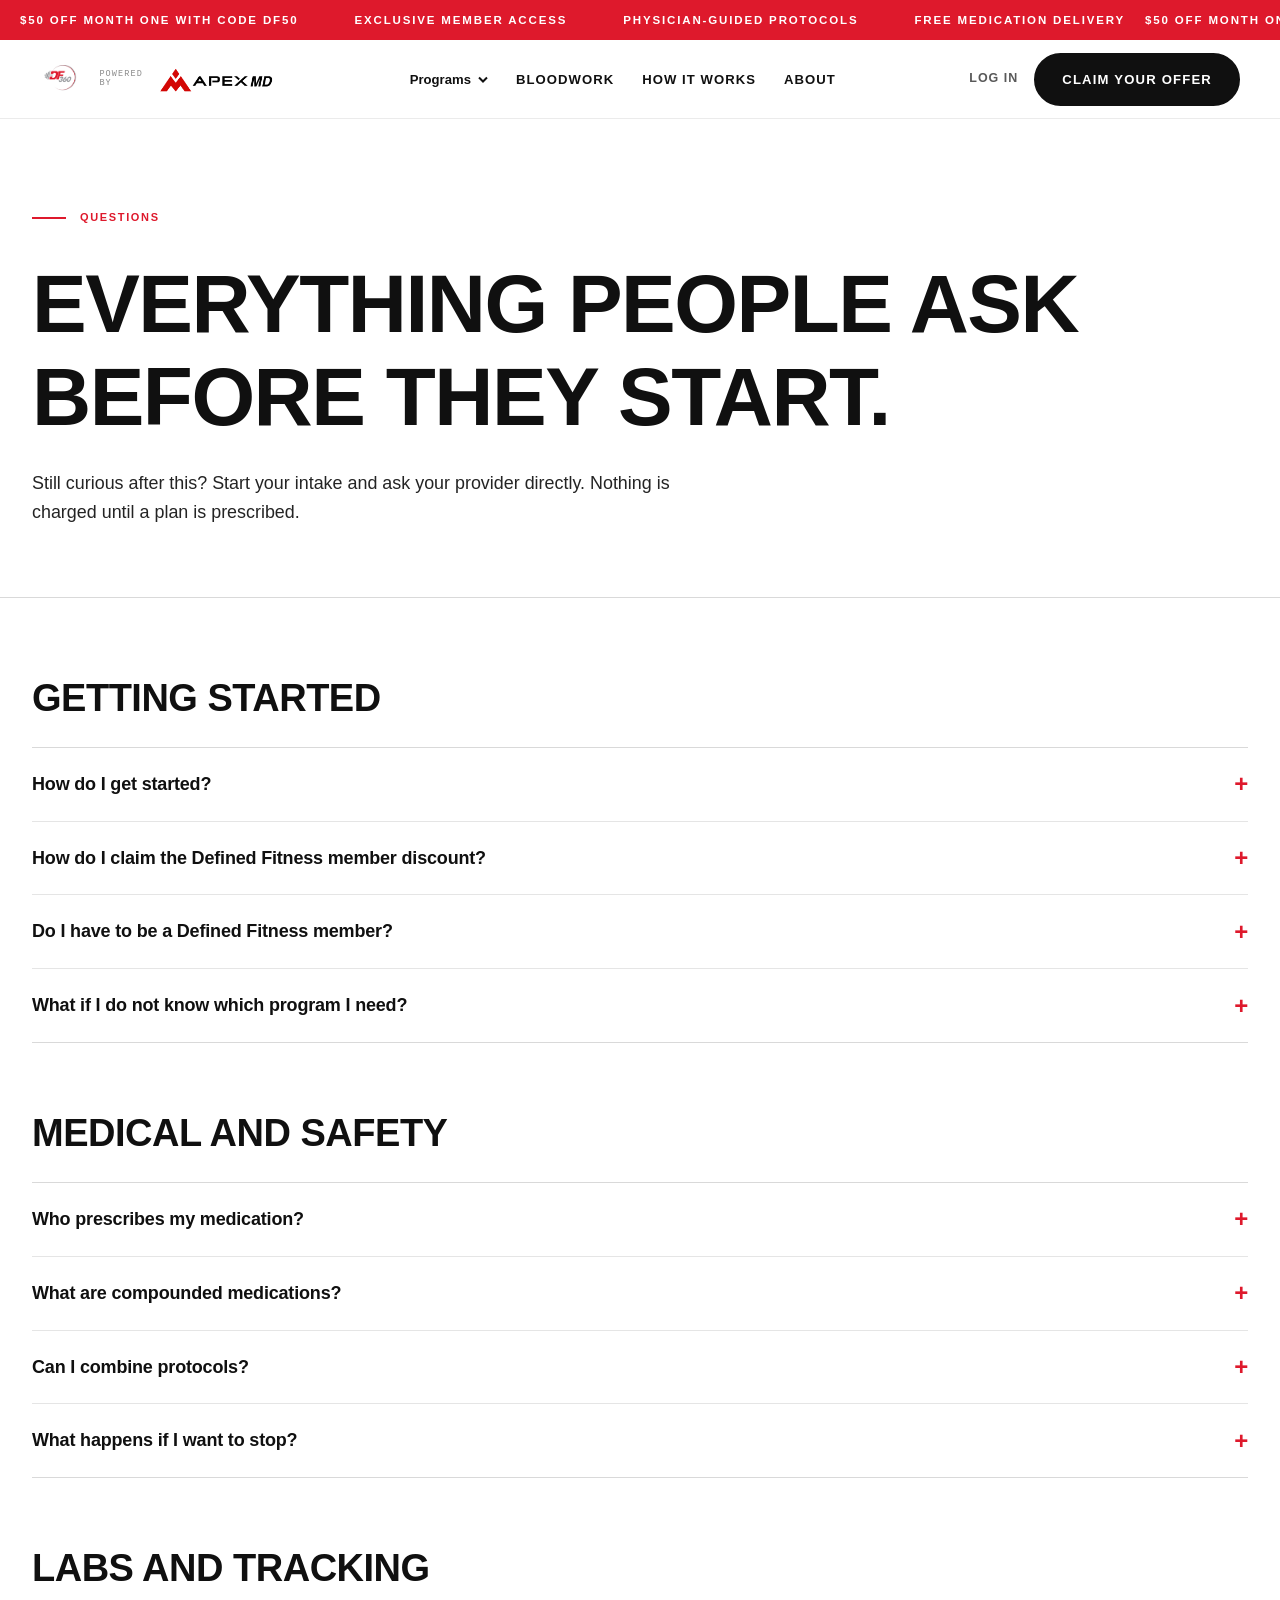
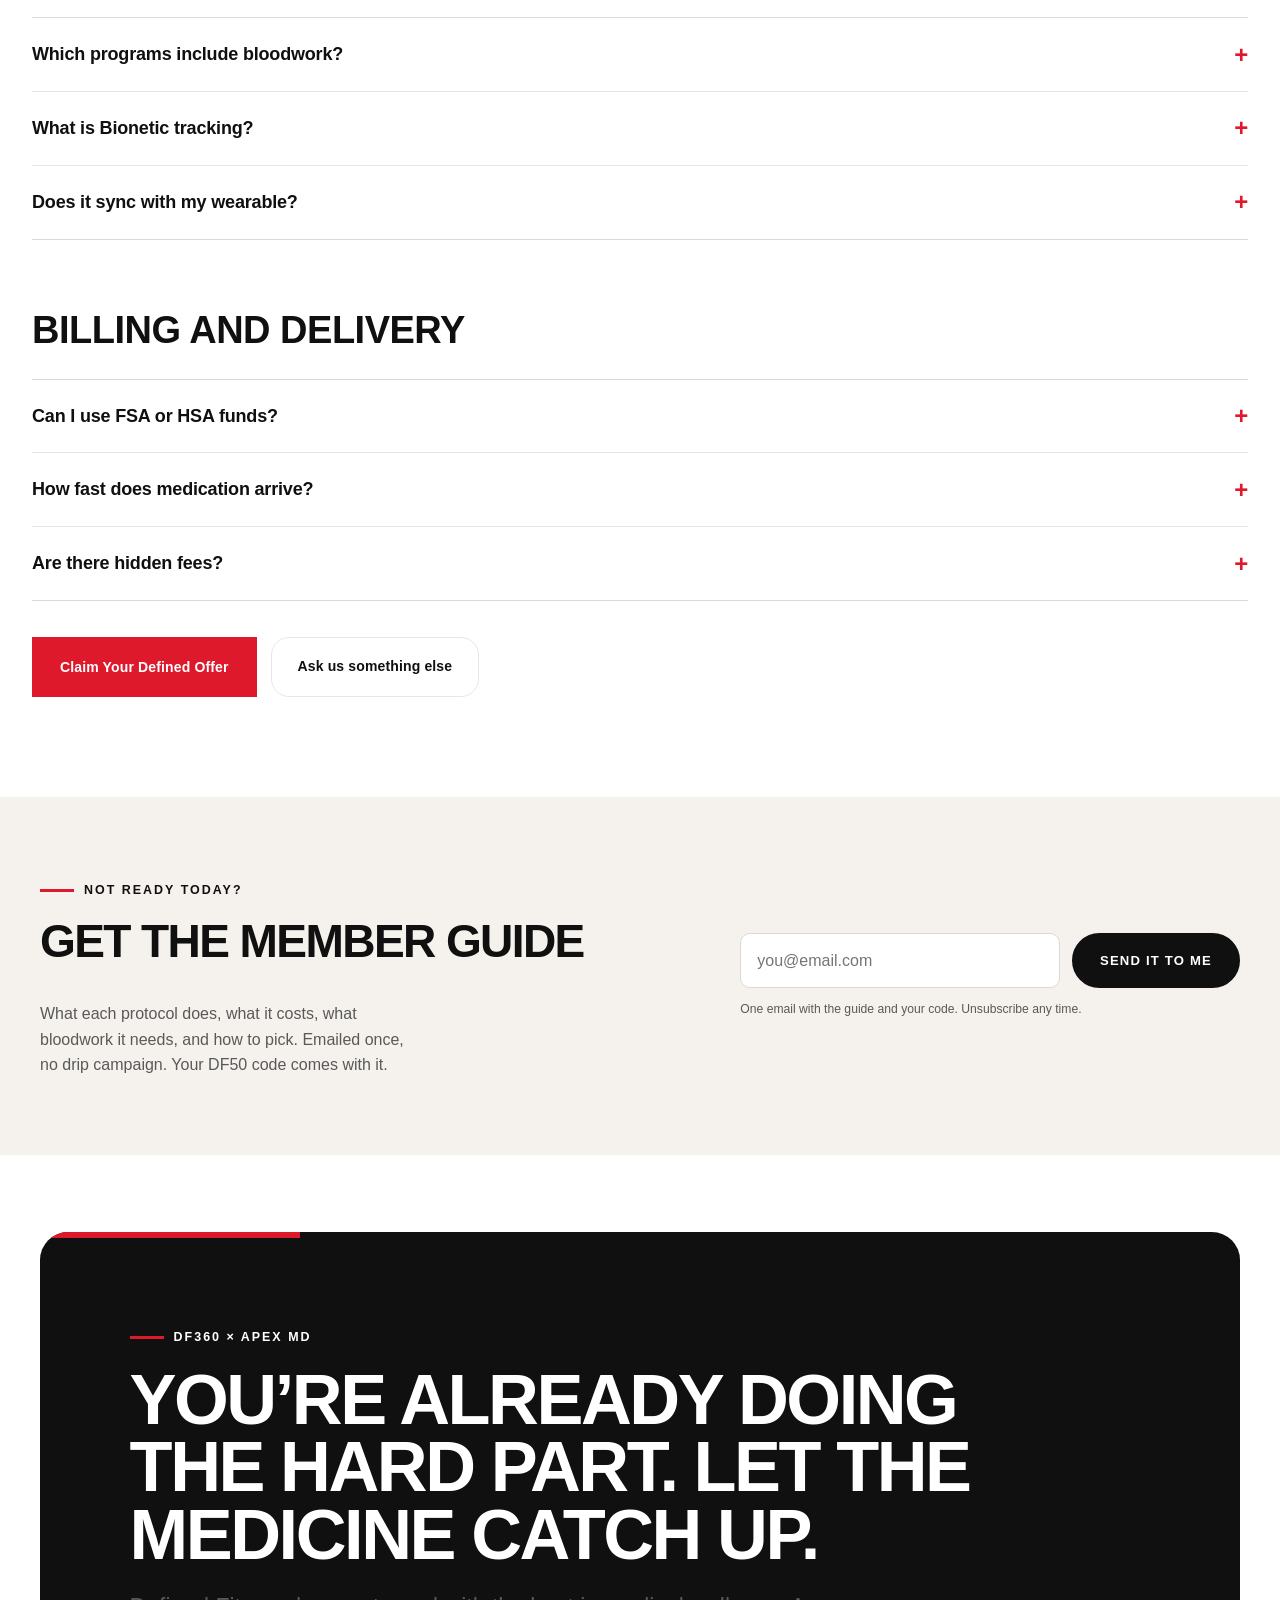
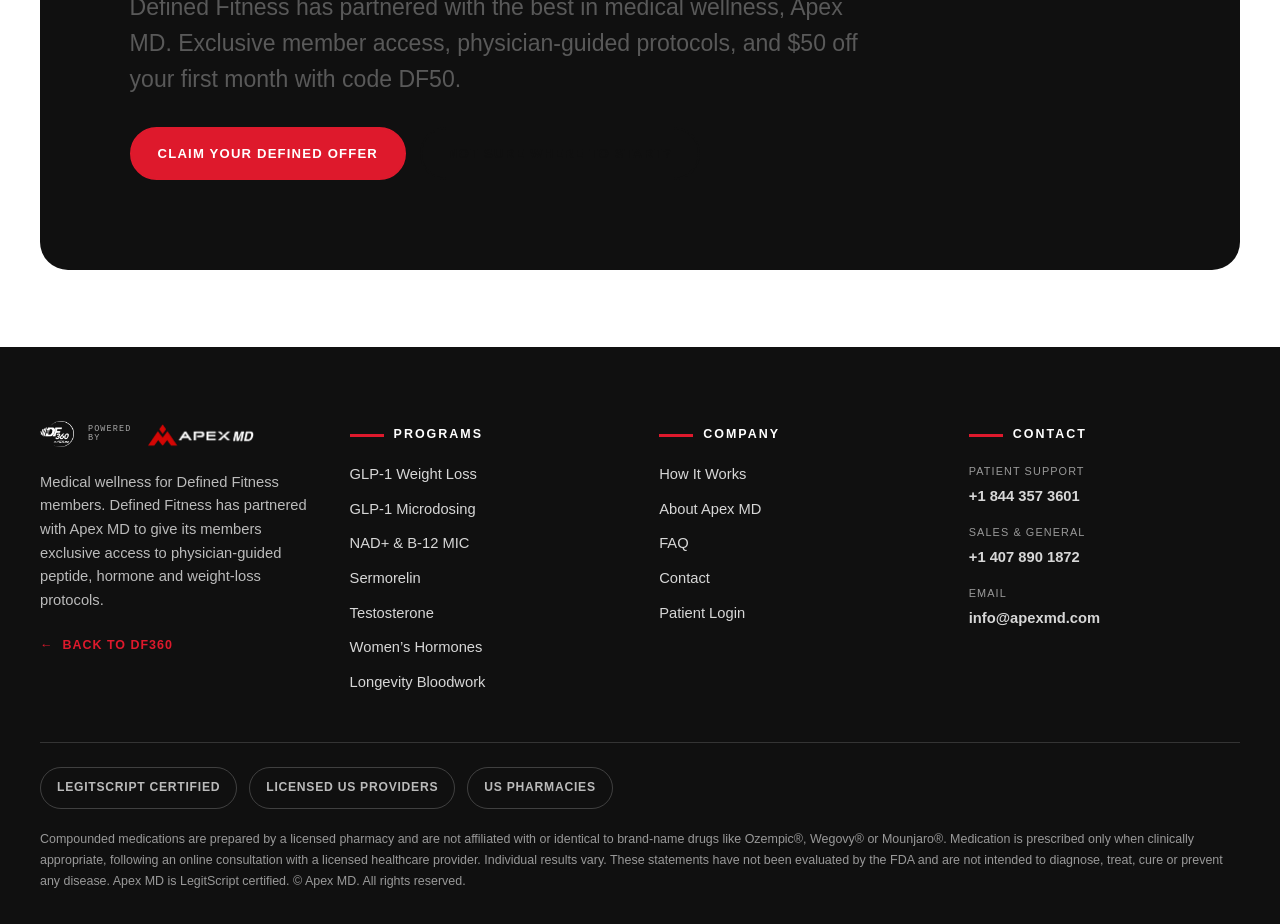
<file: faq.html>
<!DOCTYPE html>
<html lang="en">
<head>
<meta charset="utf-8">
<meta name="viewport" content="width=device-width, initial-scale=1">
<title>FAQ — DF360 × Apex MD</title>
<meta name="description" content="Answers on GLP-1, testosterone, hormones, bloodwork, pricing, delivery and cancellation for Defined Fitness members.">
<link rel="canonical" href="https://df360.apexmd.com/faq.html">
<meta property="og:type" content="website">
<meta property="og:title" content="FAQ — DF360 × Apex MD">
<meta property="og:description" content="Answers on GLP-1, testosterone, hormones, bloodwork, pricing, delivery and cancellation for Defined Fitness members.">
<meta property="og:url" content="https://df360.apexmd.com/faq.html">
<link rel="stylesheet" href="df360-theme.css">

<style id="sp-responsive">
[data-spfloat]{display:none}[data-spnav]{display:flex}[data-spburger]{display:none}
[data-spcall]{display:none}[data-splogin]{display:inline}
@media (max-width:1040px){
[data-spfloat]{display:flex}[data-spnav]{display:none}[data-spburger]{display:flex}
[data-spcall]{display:inline-flex}[data-splogin]{display:none}}
@media (max-width:560px){.df-header .df-btn--sm{display:none}.df-header .df-nav{gap:14px}[data-spburger] span,[data-spcall] span{display:none}}
@media (max-width:360px){.df-header .df-lockup__by{display:none}}
#spQuiz[hidden],#spResult[hidden],#spStep1[hidden],#spMobile[hidden]{display:none!important}
#spMobile{position:fixed;inset:0;z-index:2000;background:var(--df-black,#111);color:#fff;padding:26px 22px;overflow:auto}
#spMobile a{display:block;padding:14px 0;border-bottom:1px solid rgba(255,255,255,.14);color:#fff;text-decoration:none;font-weight:800;letter-spacing:.04em;text-transform:uppercase}
#spMobile .spclose{background:none;border:0;color:#fff;font-size:2rem;cursor:pointer;float:right;line-height:1}
</style>
<script src="analytics.js"></script>
<link rel="icon" href="favicon.ico" sizes="any">
<link rel="icon" type="image/png" sizes="32x32" href="favicon-32.png">
<link rel="icon" type="image/png" sizes="16x16" href="favicon-16.png">
<link rel="apple-touch-icon" href="apple-touch-icon.png">
</head>
<body>
<!-- Google Tag Manager (noscript) -->
<noscript><iframe src="https://www.googletagmanager.com/ns.html?id=GTM-MVWKWK6D"
height="0" width="0" style="display:none;visibility:hidden"></iframe></noscript>
<!-- End Google Tag Manager (noscript) -->
<div class="sc-host" data-sc-name="FAQ"><div style="background: rgb(255, 255, 255); color: rgb(16, 16, 16); font-family: var(--df-font-body);">
  <div class="sc-host" data-sc-name="_SiteHeader"><div style="position: sticky; top: 0px; z-index: 1000;">
  <div class="df-offerbar">
    <div class="df-offerbar__track">
      <div class="df-offerbar__set"><span>$50 off month one with code DF50</span><span>Exclusive member access</span><span>Physician-guided protocols</span><span>Free medication delivery</span></div>
      <div class="df-offerbar__set" aria-hidden="true"><span>$50 off month one with code DF50</span><span>Exclusive member access</span><span>Physician-guided protocols</span><span>Free medication delivery</span></div>
    </div>
  </div>
  <header class="df-header" style="position: static;">
    <div class="df-container df-nav">
      <a class="df-lockup" href="index.html" style="display: flex; align-items: center; gap: 14px;">
        <img class="df-lockup__df360" src="img/df360/logo-df360-grey.webp?v=09c337cb" alt="DF360" fetchpriority="high" decoding="async">
        <span class="df-lockup__by" style="font-family: var(--df-font-mono); font-size: 8.5px; line-height: 1.1; letter-spacing: 0.13em; text-transform: uppercase; color: var(--df-gray-500); white-space: nowrap;">Powered<br>by</span>
        <img class="df-lockup__apex" src="img/df360/logo-apex-dark.webp?v=c590a35a" alt="Apex MD" width="1784" height="477" fetchpriority="high" decoding="async">
      </a>
      <nav class="df-nav__links" data-spnav="1" style="">
        <div style="position: relative;">
          <button type="button" aria-haspopup="true" aria-expanded="false" style="display: flex; align-items: center; gap: 7px; background: none; border: 0px; padding: 8px 0px; cursor: pointer; font: inherit; color: inherit;">
            <span>Programs</span>
            <svg width="10" height="7" viewBox="0 0 10 7" fill="none" aria-hidden="true"><path d="M1 1.5 5 5.5 9 1.5" stroke="currentColor" stroke-width="2"></path></svg>
          </button>
          <div class="df-navmenu" style="display: none;">
            <a href="weight-loss.html">GLP-1 Weight Loss</a>
            <a href="glp-1-microdosing.html">GLP-1 Microdosing</a>
            <a href="nad.html">NAD+ &amp; B-12 MIC</a>
            <a href="sermorelin.html">Sermorelin</a>
            <a href="testosterone.html">Testosterone</a>
            <a href="hormones.html">Women’s Hormones</a>
            <a href="bloodwork.html">Longevity Bloodwork</a>
          </div>
          
        </div>
        <a href="bloodwork.html">Bloodwork</a>
        <a href="how-it-works.html">How It Works</a>
        <a href="about.html">About</a>
      </nav>
      <div style="display: flex; align-items: center; gap: 16px; flex: 0 0 auto;">
        <button data-spburger="1" aria-label="Menu" style="align-items: center; gap: 9px; background: none; border: 0px; cursor: pointer; padding: 8px 2px; font-size: 0.8rem; font-weight: 800; letter-spacing: 0.08em; text-transform: uppercase; color: var(--df-black);">
          <svg width="20" height="12" viewBox="0 0 20 12" fill="none" aria-hidden="true"><path d="M0 1h20M0 6h20M0 11h20" stroke="currentColor" stroke-width="2"></path></svg>
          <span>Menu</span>
        </button>
        <a href="tel:+18443573601" data-spcall="1" aria-label="Call patient support" style="align-items: center; gap: 8px; font-size: 0.78rem; font-weight: 800; letter-spacing: 0.06em; text-transform: uppercase; color: var(--df-black); white-space: nowrap;">
          <svg width="15" height="15" viewBox="0 0 24 24" fill="none" aria-hidden="true"><path d="M22 16.9v3a2 2 0 0 1-2.2 2 19.8 19.8 0 0 1-8.6-3.1 19.5 19.5 0 0 1-6-6A19.8 19.8 0 0 1 2.1 4.2 2 2 0 0 1 4.1 2h3a2 2 0 0 1 2 1.7c.1.9.4 1.8.7 2.6a2 2 0 0 1-.5 2.1L8.1 9.7a16 16 0 0 0 6 6l1.3-1.3a2 2 0 0 1 2.1-.4c.8.3 1.7.6 2.6.7a2 2 0 0 1 1.7 2Z" stroke="currentColor" stroke-width="2"></path></svg>
          <span>Call</span>
        </a>
        <a href="https://ehr.apexmd.com/login" data-splogin="1" style="font-size: 0.78rem; font-weight: 800; letter-spacing: 0.08em; text-transform: uppercase; color: var(--df-gray-700); white-space: nowrap;">Log In</a>
        <button class="df-btn df-btn--red df-btn--sm" style="white-space: nowrap;">Claim Your Offer</button>
      </div>
    </div>
  </header>
  </div><button class="df-float" data-spfloat="1" style="">
  <span>Not sure where to start? Take the 60-second quiz</span>
  <span style="color: var(--df-red);">→</span></button></div>

  <section data-screen-label="Hero" style="border-bottom: 1px solid rgb(217, 217, 217);">
    <div style="max-width: 1320px; margin: 0px auto; padding: 90px 32px 70px;">
      <div style="display: flex; align-items: center; gap: 14px; margin-bottom: 30px;">
        <span style="width: 34px; height: 2px; background: rgb(222, 25, 44); display: block;"></span>
        <span style="font-size: 11px; font-weight: 700; letter-spacing: 0.15em; text-transform: uppercase; color: rgb(222, 25, 44);">Questions</span>
      </div>
      <h1 style="font-size: clamp(44px, 6.4vw, 96px); line-height: 1.14; letter-spacing: -0.018em; margin: 0px 0px 26px; max-width: 15em;">Everything People Ask Before They Start.</h1>
      <p style="font-size: clamp(16px, 1.4vw, 20px); line-height: 1.6; color: rgb(36, 36, 36); max-width: 38em; margin: 0px;">Still curious after this? Start your intake and ask your provider directly. Nothing is charged until a plan is prescribed.</p>
    </div>
  </section>

  <section data-screen-label="Getting started" style="max-width: 1320px; margin: 0px auto; padding: 80px 32px 0px;">
    <h2 style="font-size: clamp(26px, 3vw, 38px); line-height: 1.08; letter-spacing: -0.013em; margin: 0px 0px 28px;">Getting started</h2>
    <div style="border-top: 1px solid rgb(217, 217, 217);">
      <details style="border-bottom: 1px solid rgba(0, 0, 0, 0.1);">
        <summary style="display: flex; justify-content: space-between; align-items: center; gap: 20px; cursor: pointer; padding: 22px 0px; font-size: 18px; font-weight: 700; letter-spacing: -0.01em;"><span>How do I get started?</span><span class="spPlus" style="color: rgb(222, 25, 44); font-size: 24px; line-height: 1;">+</span></summary>
        <p style="font-size: 15.5px; line-height: 1.75; color: rgb(36, 36, 36); margin: 0px 0px 24px; max-width: 56em;">Complete a medical intake, meet with a licensed provider, receive a personalised treatment plan and begin therapy with ongoing support. Everything is handled securely online and takes about three minutes to start.</p>
      </details>
      <details style="border-bottom: 1px solid rgba(0, 0, 0, 0.1);">
        <summary style="display: flex; justify-content: space-between; align-items: center; gap: 20px; cursor: pointer; padding: 22px 0px; font-size: 18px; font-weight: 700; letter-spacing: -0.01em;"><span>How do I claim the Defined Fitness member discount?</span><span class="spPlus" style="color: rgb(222, 25, 44); font-size: 24px; line-height: 1;">+</span></summary>
        <p style="font-size: 15.5px; line-height: 1.75; color: rgb(36, 36, 36); margin: 0px 0px 24px; max-width: 56em;">Use code DF50 at checkout to save $50 on your first month. GLP-1 programs use DF100 for $100 off month one. Bloodwork is already at member pricing, so no code applies. Starting from any button on this site pre-fills your program so the code applies correctly.</p>
      </details>
      <details style="border-bottom: 1px solid rgba(0, 0, 0, 0.1);">
        <summary style="display: flex; justify-content: space-between; align-items: center; gap: 20px; cursor: pointer; padding: 22px 0px; font-size: 18px; font-weight: 700; letter-spacing: -0.01em;"><span>Do I have to be a Defined Fitness member?</span><span class="spPlus" style="color: rgb(222, 25, 44); font-size: 24px; line-height: 1;">+</span></summary>
        <p style="font-size: 15.5px; line-height: 1.75; color: rgb(36, 36, 36); margin: 0px 0px 24px; max-width: 56em;">The programs are open to anyone Apex MD can treat. The member discount and the training support are the parts specific to Defined Fitness.</p>
      </details>
      <details style="border-bottom: 1px solid rgb(217, 217, 217);">
        <summary style="display: flex; justify-content: space-between; align-items: center; gap: 20px; cursor: pointer; padding: 22px 0px; font-size: 18px; font-weight: 700; letter-spacing: -0.01em;"><span>What if I do not know which program I need?</span><span class="spPlus" style="color: rgb(222, 25, 44); font-size: 24px; line-height: 1;">+</span></summary>
        <p style="font-size: 15.5px; line-height: 1.75; color: rgb(36, 36, 36); margin: 0px 0px 24px; max-width: 56em;">Use the Start button in the header. One question and we point you at the right protocol with its price. If you would rather see data first, begin with Longevity Bloodwork.</p>
      </details>
    </div>
  </section>

  <section data-screen-label="Medical" style="max-width: 1320px; margin: 0px auto; padding: 70px 32px 0px;">
    <h2 style="font-size: clamp(26px, 3vw, 38px); line-height: 1.08; letter-spacing: -0.013em; margin: 0px 0px 28px;">Medical and safety</h2>
    <div style="border-top: 1px solid rgb(217, 217, 217);">
      <details style="border-bottom: 1px solid rgba(0, 0, 0, 0.1);">
        <summary style="display: flex; justify-content: space-between; align-items: center; gap: 20px; cursor: pointer; padding: 22px 0px; font-size: 18px; font-weight: 700; letter-spacing: -0.01em;"><span>Who prescribes my medication?</span><span class="spPlus" style="color: rgb(222, 25, 44); font-size: 24px; line-height: 1;">+</span></summary>
        <p style="font-size: 15.5px; line-height: 1.75; color: rgb(36, 36, 36); margin: 0px 0px 24px; max-width: 56em;">A licensed healthcare provider in your state, following Dr. Bowen’s titration and treatment protocols. Medication is prescribed only after an online consultation and only when clinically appropriate.</p>
      </details>
      <details style="border-bottom: 1px solid rgba(0, 0, 0, 0.1);">
        <summary style="display: flex; justify-content: space-between; align-items: center; gap: 20px; cursor: pointer; padding: 22px 0px; font-size: 18px; font-weight: 700; letter-spacing: -0.01em;"><span>What are compounded medications?</span><span class="spPlus" style="color: rgb(222, 25, 44); font-size: 24px; line-height: 1;">+</span></summary>
        <p style="font-size: 15.5px; line-height: 1.75; color: rgb(36, 36, 36); margin: 0px 0px 24px; max-width: 56em;">Compounded medications are prepared by a licensed pharmacy and are not affiliated with or identical to brand-name drugs like Ozempic®, Wegovy® or Mounjaro®. All of our pharmacy partners are US based and LegitScript vetted.</p>
      </details>
      <details style="border-bottom: 1px solid rgba(0, 0, 0, 0.1);">
        <summary style="display: flex; justify-content: space-between; align-items: center; gap: 20px; cursor: pointer; padding: 22px 0px; font-size: 18px; font-weight: 700; letter-spacing: -0.01em;"><span>Can I combine protocols?</span><span class="spPlus" style="color: rgb(222, 25, 44); font-size: 24px; line-height: 1;">+</span></summary>
        <p style="font-size: 15.5px; line-height: 1.75; color: rgb(36, 36, 36); margin: 0px 0px 24px; max-width: 56em;">Frequently, yes. NAD+, sermorelin and hormone protocols are commonly combined with GLP-1 therapy. Your provider reviews interactions and sets the combined plan.</p>
      </details>
      <details style="border-bottom: 1px solid rgb(217, 217, 217);">
        <summary style="display: flex; justify-content: space-between; align-items: center; gap: 20px; cursor: pointer; padding: 22px 0px; font-size: 18px; font-weight: 700; letter-spacing: -0.01em;"><span>What happens if I want to stop?</span><span class="spPlus" style="color: rgb(222, 25, 44); font-size: 24px; line-height: 1;">+</span></summary>
        <p style="font-size: 15.5px; line-height: 1.75; color: rgb(36, 36, 36); margin: 0px 0px 24px; max-width: 56em;">You are not locked in. Billing is month to month and you can adjust or discontinue with your provider. Many patients move from weight-loss dosing to a microdosing protocol rather than stopping outright.</p>
      </details>
    </div>
  </section>

  <section data-screen-label="Labs" style="max-width: 1320px; margin: 0px auto; padding: 70px 32px 0px;">
    <h2 style="font-size: clamp(26px, 3vw, 38px); line-height: 1.08; letter-spacing: -0.013em; margin: 0px 0px 28px;">Labs and tracking</h2>
    <div style="border-top: 1px solid rgb(217, 217, 217);">
      <details style="border-bottom: 1px solid rgba(0, 0, 0, 0.1);">
        <summary style="display: flex; justify-content: space-between; align-items: center; gap: 20px; cursor: pointer; padding: 22px 0px; font-size: 18px; font-weight: 700; letter-spacing: -0.01em;"><span>Which programs include bloodwork?</span><span class="spPlus" style="color: rgb(222, 25, 44); font-size: 24px; line-height: 1;">+</span></summary>
        <p style="font-size: 15.5px; line-height: 1.75; color: rgb(36, 36, 36); margin: 0px 0px 24px; max-width: 56em;">GLP-1 weight-loss and microdosing subscriptions include quarterly bloodwork at any Labcorp. Testosterone, hormone therapy and Longevity Bloodwork all begin with a comprehensive baseline panel. NAD+, B-12 MIC and sermorelin do not require lab work to start. At-home collection is available for a small upcharge on any panel.</p>
      </details>
      <details style="border-bottom: 1px solid rgba(0, 0, 0, 0.1);">
        <summary style="display: flex; justify-content: space-between; align-items: center; gap: 20px; cursor: pointer; padding: 22px 0px; font-size: 18px; font-weight: 700; letter-spacing: -0.01em;"><span>What is Bionetic tracking?</span><span class="spPlus" style="color: rgb(222, 25, 44); font-size: 24px; line-height: 1;">+</span></summary>
        <p style="font-size: 15.5px; line-height: 1.75; color: rgb(36, 36, 36); margin: 0px 0px 24px; max-width: 56em;">Body-composition tracking that separates fat mass from lean mass, so your provider can see whether a protocol is protecting muscle rather than just moving the scale.</p>
      </details>
      <details style="border-bottom: 1px solid rgb(217, 217, 217);">
        <summary style="display: flex; justify-content: space-between; align-items: center; gap: 20px; cursor: pointer; padding: 22px 0px; font-size: 18px; font-weight: 700; letter-spacing: -0.01em;"><span>Does it sync with my wearable?</span><span class="spPlus" style="color: rgb(222, 25, 44); font-size: 24px; line-height: 1;">+</span></summary>
        <p style="font-size: 15.5px; line-height: 1.75; color: rgb(36, 36, 36); margin: 0px 0px 24px; max-width: 56em;">Yes. Workouts, sleep, nutrition, habits and daily activity sync across web, mobile and wearables into your Apex MD portal, which is what your provider reads before adjusting anything.</p>
      </details>
    </div>
  </section>

  <section data-screen-label="Billing" style="max-width: 1320px; margin: 0px auto; padding: 70px 32px 100px;">
    <h2 style="font-size: clamp(26px, 3vw, 38px); line-height: 1.08; letter-spacing: -0.013em; margin: 0px 0px 28px;">Billing and delivery</h2>
    <div style="border-top: 1px solid rgb(217, 217, 217);">
      <details style="border-bottom: 1px solid rgba(0, 0, 0, 0.1);">
        <summary style="display: flex; justify-content: space-between; align-items: center; gap: 20px; cursor: pointer; padding: 22px 0px; font-size: 18px; font-weight: 700; letter-spacing: -0.01em;"><span>Can I use FSA or HSA funds?</span><span class="spPlus" style="color: rgb(222, 25, 44); font-size: 24px; line-height: 1;">+</span></summary>
        <p style="font-size: 15.5px; line-height: 1.75; color: rgb(36, 36, 36); margin: 0px 0px 24px; max-width: 56em;">Yes. Our team can help you understand how to apply your benefits to your program.</p>
      </details>
      <details style="border-bottom: 1px solid rgba(0, 0, 0, 0.1);">
        <summary style="display: flex; justify-content: space-between; align-items: center; gap: 20px; cursor: pointer; padding: 22px 0px; font-size: 18px; font-weight: 700; letter-spacing: -0.01em;"><span>How fast does medication arrive?</span><span class="spPlus" style="color: rgb(222, 25, 44); font-size: 24px; line-height: 1;">+</span></summary>
        <p style="font-size: 15.5px; line-height: 1.75; color: rgb(36, 36, 36); margin: 0px 0px 24px; max-width: 56em;">If prescribed, typically two to three business days, shipped free from a US pharmacy to your door.</p>
      </details>
      <details style="border-bottom: 1px solid rgb(217, 217, 217);">
        <summary style="display: flex; justify-content: space-between; align-items: center; gap: 20px; cursor: pointer; padding: 22px 0px; font-size: 18px; font-weight: 700; letter-spacing: -0.01em;"><span>Are there hidden fees?</span><span class="spPlus" style="color: rgb(222, 25, 44); font-size: 24px; line-height: 1;">+</span></summary>
        <p style="font-size: 15.5px; line-height: 1.75; color: rgb(36, 36, 36); margin: 0px 0px 24px; max-width: 56em;">No. The monthly price covers all doses, unlimited provider visits and delivery, plus quarterly labs on the GLP-1 programs. At-home lab collection is the only optional upcharge.</p>
      </details>
    </div>
    <div style="display: flex; flex-wrap: wrap; gap: 14px; margin-top: 36px;">
      <a href="https://formdefined.apexmd.com/?categoryId=weight-loss" class="scp0" style="background: rgb(222, 25, 44); color: rgb(255, 255, 255); text-decoration: none; font-weight: 700; font-size: 14px; letter-spacing: 0.01em; padding: 19px 28px;" target="_blank" rel="noopener">Claim Your Defined Offer</a>
      <a href="contact.html" class="scp1" style="border: 1px solid rgb(233, 231, 225); border-radius: 18px; overflow: hidden; color: rgb(16, 16, 16); text-decoration: none; font-weight: 700; font-size: 14px; letter-spacing: 0.01em; padding: 17px 26px;">Ask us something else</a>
    </div>
  </section>

  <div class="sc-host" data-sc-name="_SiteFooter"><section class="df-section df-section--tight df-section--soft" data-screen-label="Lead capture">
  <div class="df-container">
    <div class="df-split df-split--lead" style="align-items: center;">
      <div>
        <div class="df-kicker">Not Ready Today?</div>
        <h2 style="font-size: clamp(2rem, 3.6vw, 3.4rem);">Get the Member Guide</h2>
        <p class="df-muted" style="max-width: 42ch; margin: 0px;">What each protocol does, what it costs, what bloodwork it needs, and how to pick. Emailed once, no drip campaign. Your DF50 code comes with it.</p>
      </div>
      <div>
        
          <form style="display: flex; flex-wrap: wrap; gap: 12px;" data-lead="guide">
            <input type="text" name="company" tabindex="-1" autocomplete="off" aria-hidden="true" style="position:absolute;left:-9999px;width:1px;height:1px;opacity:0">
            <label for="lead-email" style="position: absolute; width: 1px; height: 1px; overflow: hidden; clip: rect(0px, 0px, 0px, 0px);">Email address</label>
            <input class="df-field" id="lead-email" name="email" type="email" required="" placeholder="you@email.com" style="flex: 1 1 220px;">
            <button class="df-btn df-btn--red" type="submit">Send It To Me</button>
            <p class="df-muted" style="flex: 1 1 100%; font-size: 0.76rem; margin: 0px;">One email with the guide and your code. Unsubscribe any time.</p>
          </form>
        
        
      </div>
    </div>
  </div></section><section class="df-section df-section--tight" style="background: var(--df-white);">
  <div class="df-container">
    <div class="df-cta">
      <div class="df-kicker" style="color: var(--df-white);">DF360 × Apex MD</div>
      <h2>You’re Already Doing the Hard Part. Let the Medicine Catch Up.</h2>
      <p class="df-lead df-muted" style="margin-bottom: 30px;">Defined Fitness has partnered with the best in medical wellness, Apex MD. Exclusive member access, physician-guided protocols, and $50 off your first month with code DF50.</p>
      <div style="display: flex; flex-wrap: wrap; gap: 14px;">
        <a class="df-btn df-btn--red" href="https://formdefined.apexmd.com/?categoryId=weight-loss" target="_blank" rel="noopener">Claim Your Defined Offer</a>
        <a class="df-btn df-btn--outline" href="how-it-works.html">Not Sure Where to Start?</a>
      </div>
    </div>
  </div></section><footer class="df-footer">
  <div class="df-container">
    <div class="df-grid" style="grid-template-columns: repeat(auto-fit, minmax(230px, 1fr));">
      <div>
        <div style="display: flex; align-items: center; gap: 14px; margin-bottom: 22px;">
          <img src="img/df360/logo-df360-white.webp?v=10a34cec" alt="DF360" style="height: 26px; width: auto;" loading="lazy" decoding="async">
          <span style="font-family: var(--df-font-mono); font-size: 8.5px; line-height: 1.1; letter-spacing: 0.13em; text-transform: uppercase; color: rgba(255,255,255,0.62); white-space: nowrap;">Powered<br>by</span>
          <img src="img/df360/logo-apex-white.webp?v=296ee9a3" alt="Apex MD" style="height: 30px; width: auto;" width="1784" height="477" loading="lazy" decoding="async">
        </div>
        <p style="max-width: 34em; color: rgb(187, 187, 187); font-size: 0.92rem;">Medical wellness for Defined Fitness members. Defined Fitness has partnered with Apex MD to give its members exclusive access to physician-guided peptide, hormone and weight-loss protocols.</p>
        <a href="https://www.defined.com" style="display: inline-flex; align-items: center; gap: 9px; color: var(--df-red); font-size: 0.78rem; font-weight: 800; letter-spacing: 0.08em; text-transform: uppercase;"><span>←</span><span>Back to DF360</span></a>
      </div>
      <div>
        <div class="df-kicker" style="color: var(--df-white);">Programs</div>
        <div style="display: flex; flex-direction: column; gap: 11px; font-size: 0.92rem;">
          <a href="weight-loss.html">GLP-1 Weight Loss</a>
          <a href="glp-1-microdosing.html">GLP-1 Microdosing</a>
          <a href="nad.html">NAD+ &amp; B-12 MIC</a>
          <a href="sermorelin.html">Sermorelin</a>
          <a href="testosterone.html">Testosterone</a>
          <a href="hormones.html">Women’s Hormones</a>
          <a href="bloodwork.html">Longevity Bloodwork</a>
        </div>
      </div>
      <div>
        <div class="df-kicker" style="color: var(--df-white);">Company</div>
        <div style="display: flex; flex-direction: column; gap: 11px; font-size: 0.92rem;">
          <a href="how-it-works.html">How It Works</a>
          <a href="about.html">About Apex MD</a>
          <a href="faq.html">FAQ</a>
          <a href="contact.html">Contact</a>
          <a href="https://ehr.apexmd.com/login">Patient Login</a>
        </div>
      </div>
      <div>
        <div class="df-kicker" style="color: var(--df-white);">Contact</div>
        <div style="display: flex; flex-direction: column; gap: 16px; font-size: 0.92rem;">
          <div>
            <div style="font-size: 0.68rem; color: rgb(153, 153, 153); letter-spacing: 0.1em; text-transform: uppercase; margin-bottom: 4px;">Patient support</div>
            <a href="tel:+18443573601" style="font-weight: 800;">+1 844 357 3601</a>
          </div>
          <div>
            <div style="font-size: 0.68rem; color: rgb(153, 153, 153); letter-spacing: 0.1em; text-transform: uppercase; margin-bottom: 4px;">Sales &amp; general</div>
            <a href="tel:+14078901872" style="font-weight: 800;">+1 407 890 1872</a>
          </div>
          <div>
            <div style="font-size: 0.68rem; color: rgb(153, 153, 153); letter-spacing: 0.1em; text-transform: uppercase; margin-bottom: 4px;">Email</div>
            <a href="mailto:info@apexmd.com" style="font-weight: 800;">info@apexmd.com</a>
          </div>
        </div>
      </div>
    </div>
    <div class="df-footer__bottom">
      <div class="df-feature-strip" style="margin-bottom: 20px;">
        <span class="df-chip" style="background: transparent; border-color: rgba(255, 255, 255, 0.2); color: rgb(187, 187, 187);">LegitScript certified</span>
        <span class="df-chip" style="background: transparent; border-color: rgba(255, 255, 255, 0.2); color: rgb(187, 187, 187);">Licensed US providers</span>
        <span class="df-chip" style="background: transparent; border-color: rgba(255, 255, 255, 0.2); color: rgb(187, 187, 187);">US pharmacies</span>
      </div>
      <p style="margin: 0px; font-size: 0.78rem; line-height: 1.7;">Compounded medications are prepared by a licensed pharmacy and are not affiliated with or identical to brand-name drugs like Ozempic®, Wegovy® or Mounjaro®. Medication is prescribed only when clinically appropriate, following an online consultation with a licensed healthcare provider. Individual results vary. These statements have not been evaluated by the FDA and are not intended to diagnose, treat, cure or prevent any disease. Apex MD is LegitScript certified. © Apex MD. All rights reserved.</p>
    </div>
  </div></footer></div></div></div>

  <div class="df-quiz__backdrop" id="spQuiz" hidden>
    <div class="df-quiz">
      <div class="df-quiz__head">
        <div style="display: flex; align-items: baseline; gap: 14px;">
          <span style="font-size: 0.68rem; font-weight: 800; letter-spacing: 0.16em; text-transform: uppercase; color: var(--df-red);"><span id="spStepLabel">01 / 02</span></span>
          <span style="font-size: 0.95rem; font-weight: 800; letter-spacing: 0.04em; text-transform: uppercase;">Find Your Program</span>
        </div>
        <button aria-label="Close" data-spquiz-close="1" style="background: none; border: 0px; color: inherit; cursor: pointer; font-size: 1.5rem; line-height: 1; padding: 2px 6px;">×</button>
      </div>

      
        <div class="df-quiz__body" id="spStep1">
          <h2 style="font-size: clamp(2rem, 4vw, 3rem); margin-bottom: 12px;">What Are You Here to Change?</h2>
          <p class="df-muted" style="margin-bottom: 22px;">Pick the one that sounds most like you. We will point you at the right protocol and pre-fill your intake.</p>
          <div style="display: grid; gap: 0px;">
            <button class="df-quiz__opt" data-key="glp1"><span class="df-quiz__num">01</span><b>Lose weight and keep it off</b><span style="color: var(--df-red); font-weight: 800;">→</span></button>
            <button class="df-quiz__opt" data-key="micro"><span class="df-quiz__num">02</span><b>Quiet the food noise and improve metabolic health</b><span style="color: var(--df-red); font-weight: 800;">→</span></button>
            <button class="df-quiz__opt" data-key="nad"><span class="df-quiz__num">03</span><b>Get my energy back at the cellular level</b><span style="color: var(--df-red); font-weight: 800;">→</span></button>
            <button class="df-quiz__opt" data-key="sermorelin"><span class="df-quiz__num">04</span><b>Build muscle, recover faster, sleep deeper</b><span style="color: var(--df-red); font-weight: 800;">→</span></button>
            <button class="df-quiz__opt" data-key="trt"><span class="df-quiz__num">05</span><b>Drive, strength and vitality — men</b><span style="color: var(--df-red); font-weight: 800;">→</span></button>
            <button class="df-quiz__opt" data-key="hrt"><span class="df-quiz__num">06</span><b>Mood, sleep and balance — women</b><span style="color: var(--df-red); font-weight: 800;">→</span></button>
            <button class="df-quiz__opt" data-key="b12"><span class="df-quiz__num">07</span><b>A straightforward energy lift</b><span style="color: var(--df-red); font-weight: 800;">→</span></button>
            <button class="df-quiz__opt" data-key="bloodwork" style="border-bottom: 0px;"><span class="df-quiz__num">08</span><b>Not sure yet — show me my numbers first</b><span style="color: var(--df-red); font-weight: 800;">→</span></button>
          </div>
        </div>
        <div class="df-quiz__body" id="spResult" hidden>
          <div class="df-kicker" style="margin-bottom:14px">Your recommended protocol</div>
          <h2 style="font-size:clamp(2.2rem,4.4vw,3.4rem);margin-bottom:16px" id="spName"></h2>
          <p style="font-size:1.05rem;margin-bottom:24px" id="spWhy"></p>
          <div class="df-stats df-stats--light" style="border-top:1px solid var(--df-gray-300);border-bottom:1px solid var(--df-gray-300);margin-bottom:26px">
            <div class="df-stat"><div class="df-stat__label" style="margin:0 0 6px">Member price</div><div class="df-stat__num" style="font-size:1.6rem" id="spPrice"></div></div>
            <div class="df-stat"><div class="df-stat__label" style="margin:0 0 6px">Bloodwork</div><div class="df-stat__num" style="font-size:1.6rem" id="spLabs"></div></div>
            <div class="df-stat"><div class="df-stat__label" style="margin:0 0 6px">Commitment</div><div class="df-stat__num" style="font-size:1.6rem">Month to month</div></div>
          </div>
          <div style="display:flex;flex-wrap:wrap;gap:12px;align-items:center">
            <a class="df-btn df-btn--red" id="spForm" href="#">Claim Your Defined Offer</a>
            <a class="df-btn df-btn--outline" id="spPage" href="#">Read the program first</a>
            <button class="df-btn df-btn--ghost" type="button" data-spquiz-back="1"><span aria-hidden="true">←</span> Back to questions</button>
          </div>
        </div>
      

      
    </div>
  </div>
<div id="spMobile" hidden>
  <button class="spclose" data-spmobile-close="1" aria-label="Close menu">&times;</button>
  <div style="clear:both;height:8px"></div>
  <a href="weight-loss.html">GLP-1 Weight Loss</a>
  <a href="glp-1-microdosing.html">GLP-1 Microdosing</a>
  <a href="testosterone.html">Testosterone</a>
  <a href="hormones.html">Hormone Replacement</a>
  <a href="nad.html">NAD+</a>
  <a href="sermorelin.html">Sermorelin</a>
  <a href="bloodwork.html">Bloodwork</a>
  <a href="how-it-works.html">How It Works</a>
  <a href="about.html">About</a>
  <a href="faq.html">FAQ</a>
  <a href="contact.html">Contact</a>
  <a href="#" data-spquiz-open="1" style="color:var(--df-red,#DE192C)">Find My Program &rarr;</a>
</div>
<script src="df360-app.js"></script>
<script src="chatbot.js"></script>
<script src="affiliate.js"></script>
</body>
</html>
</file>
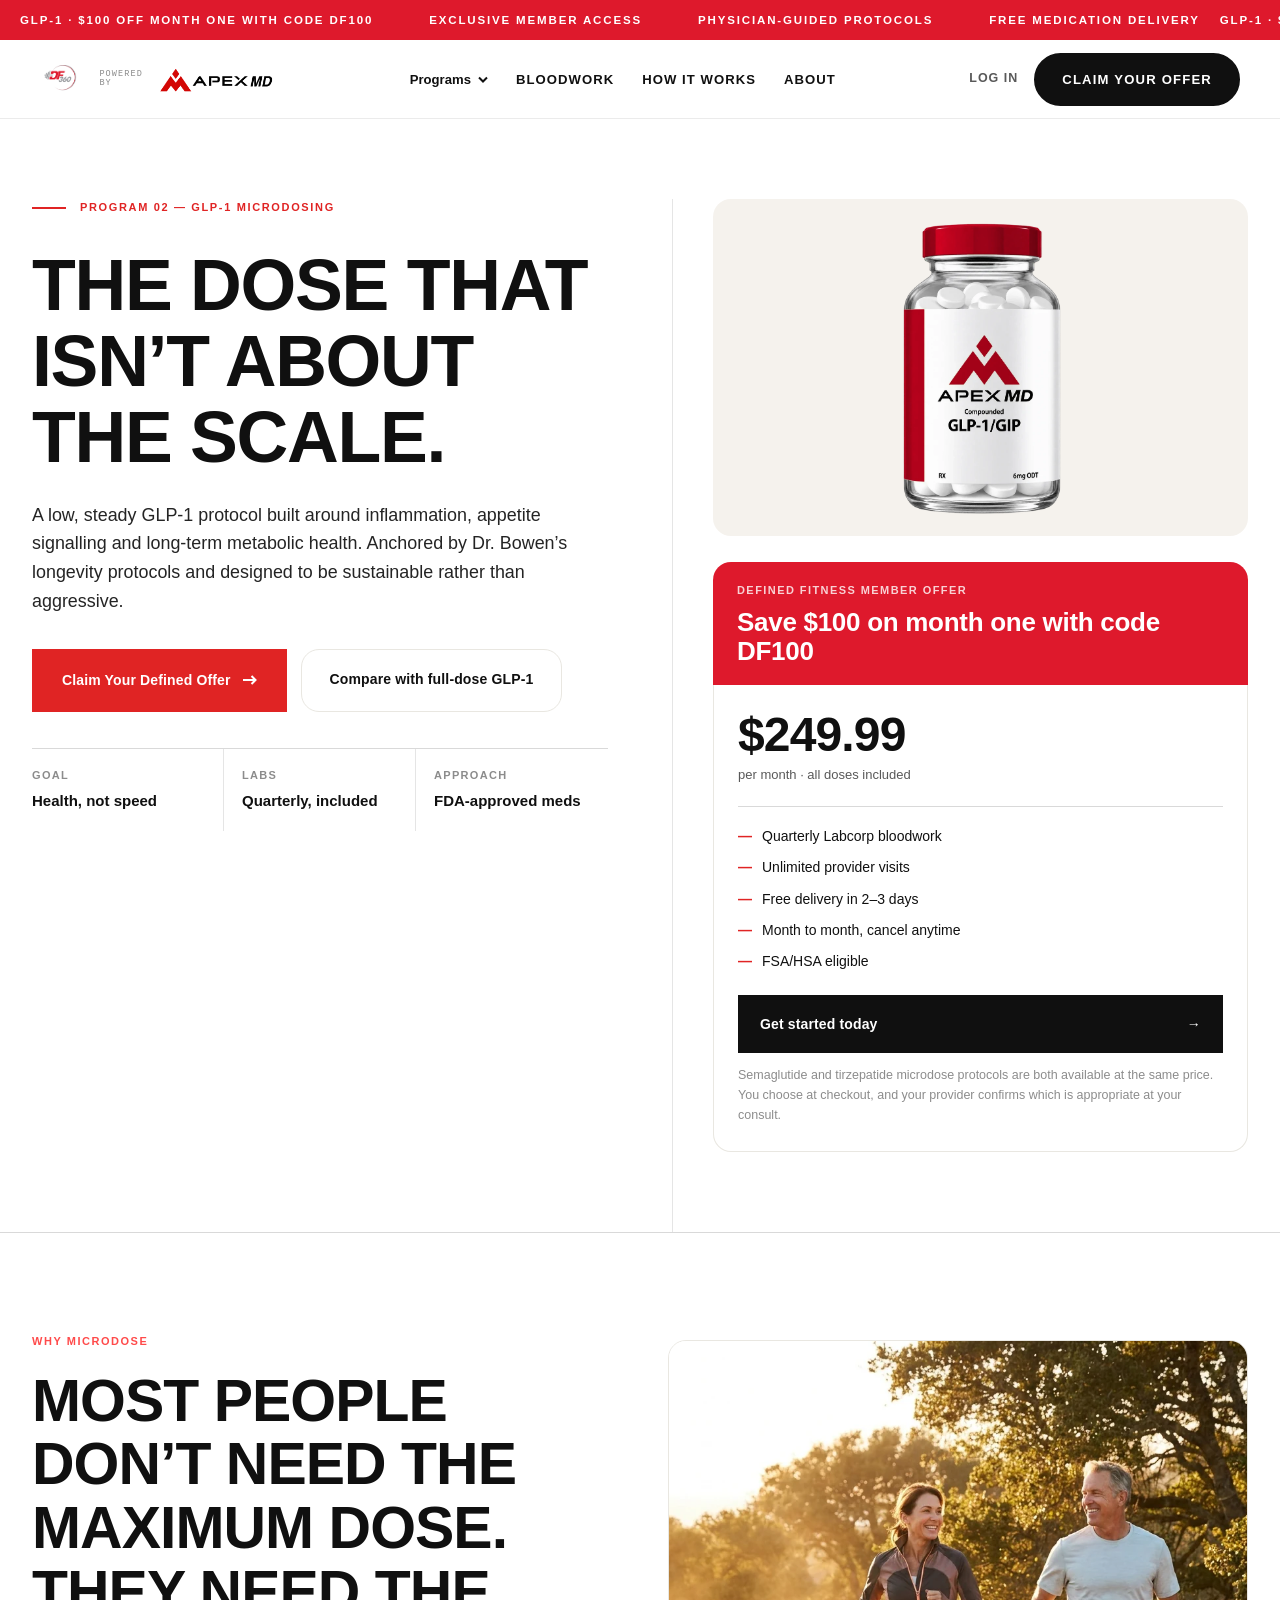
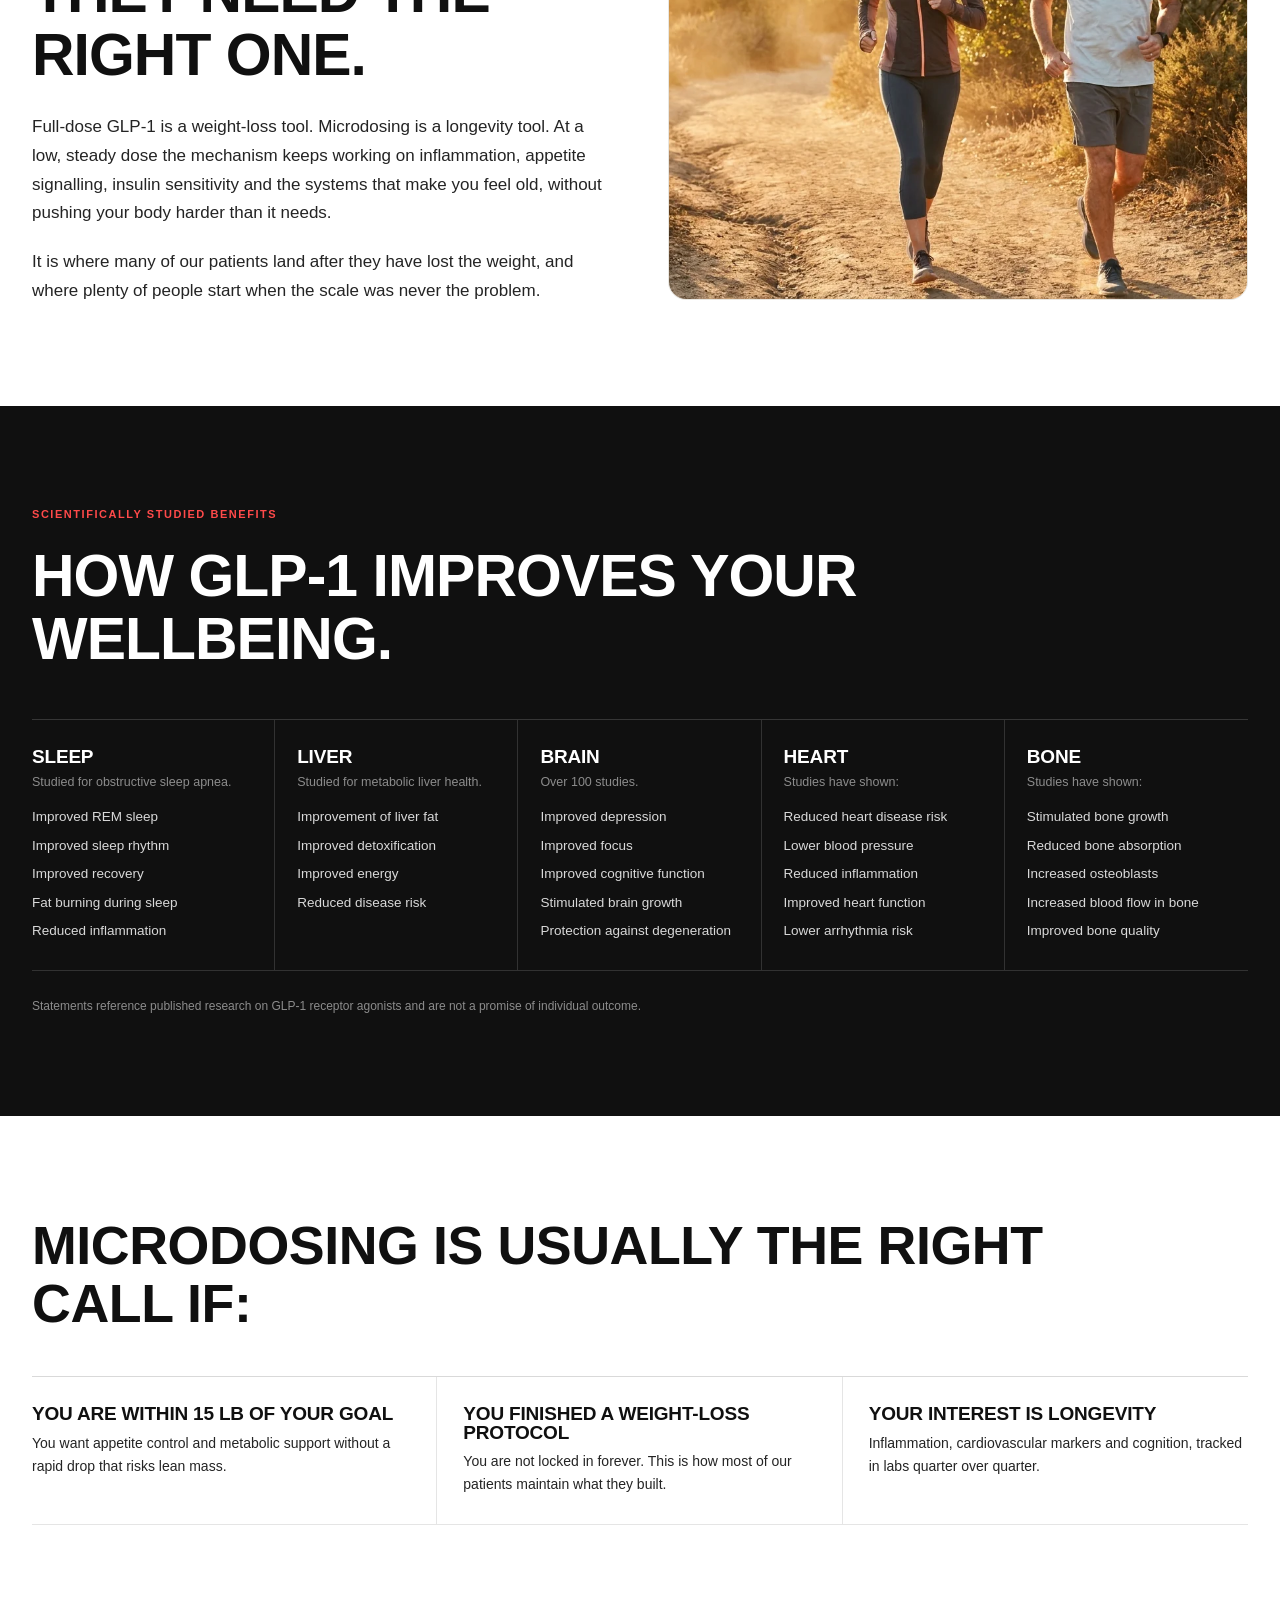
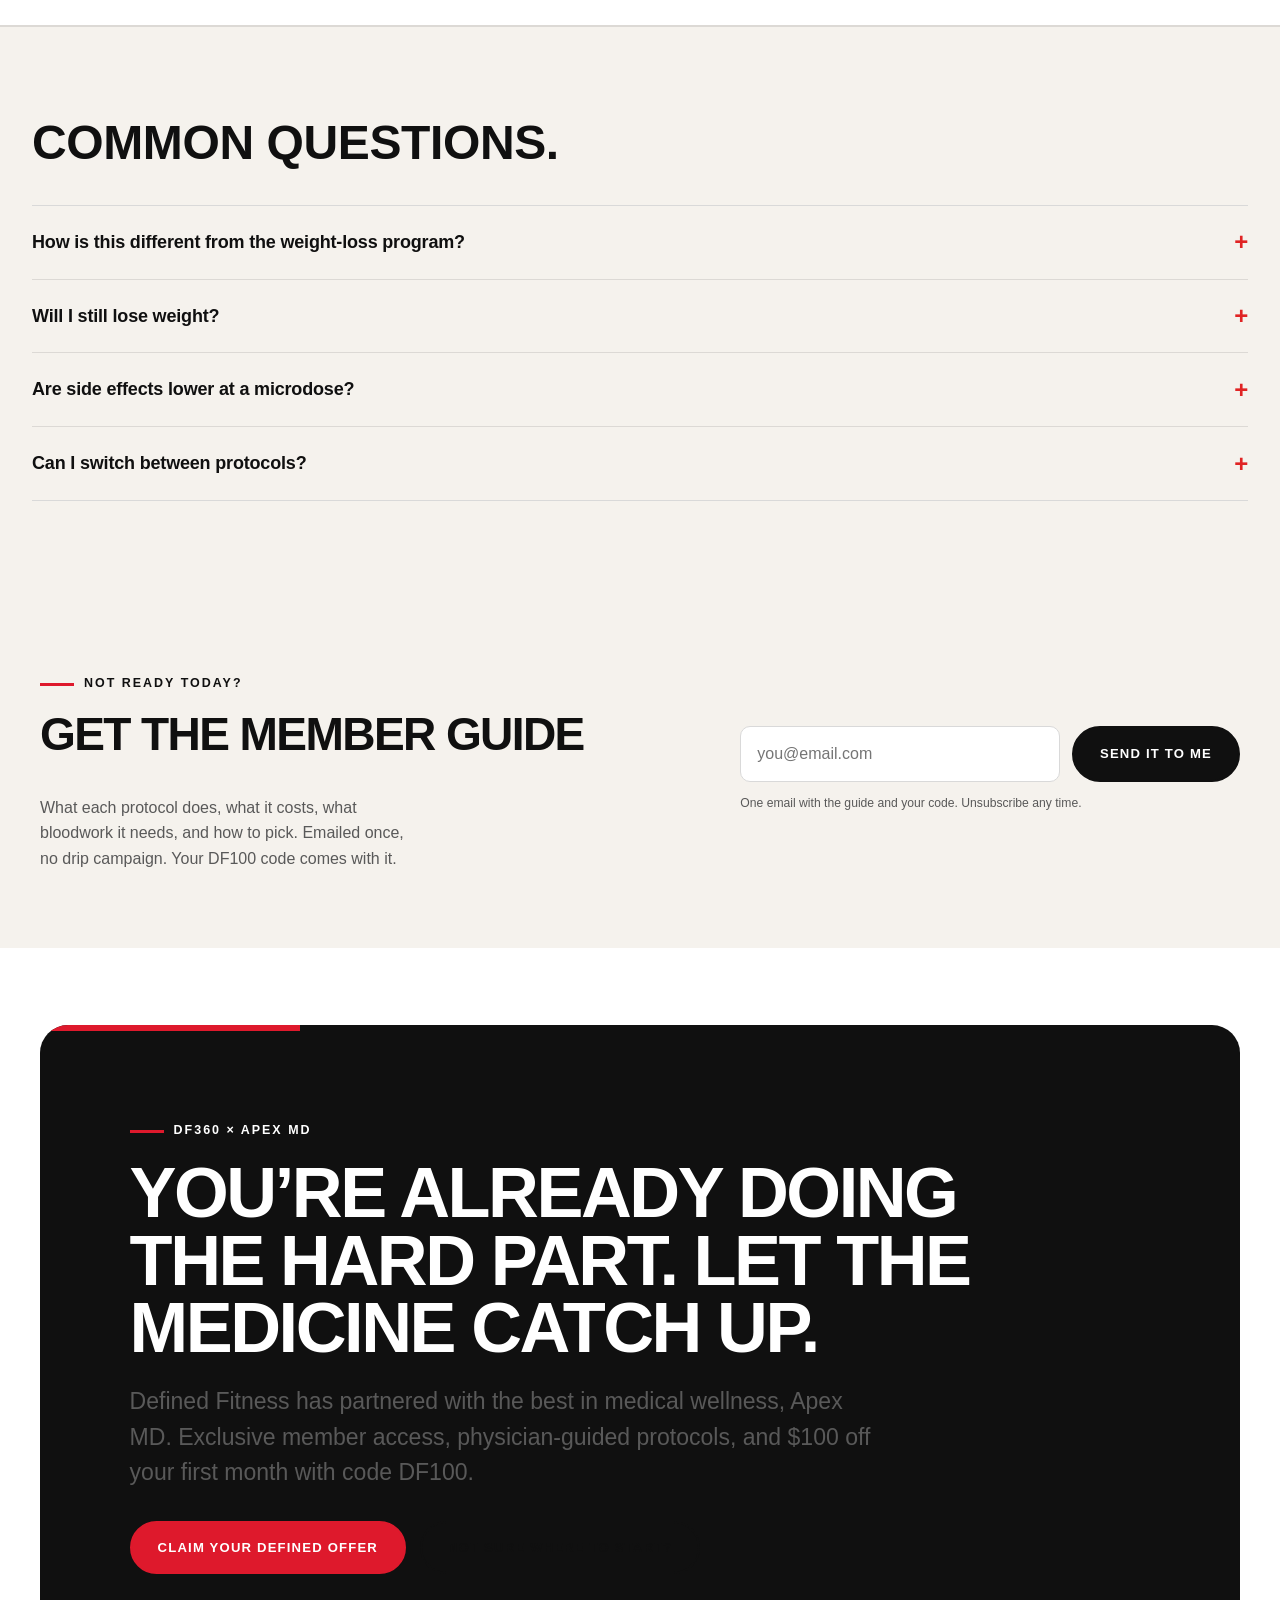
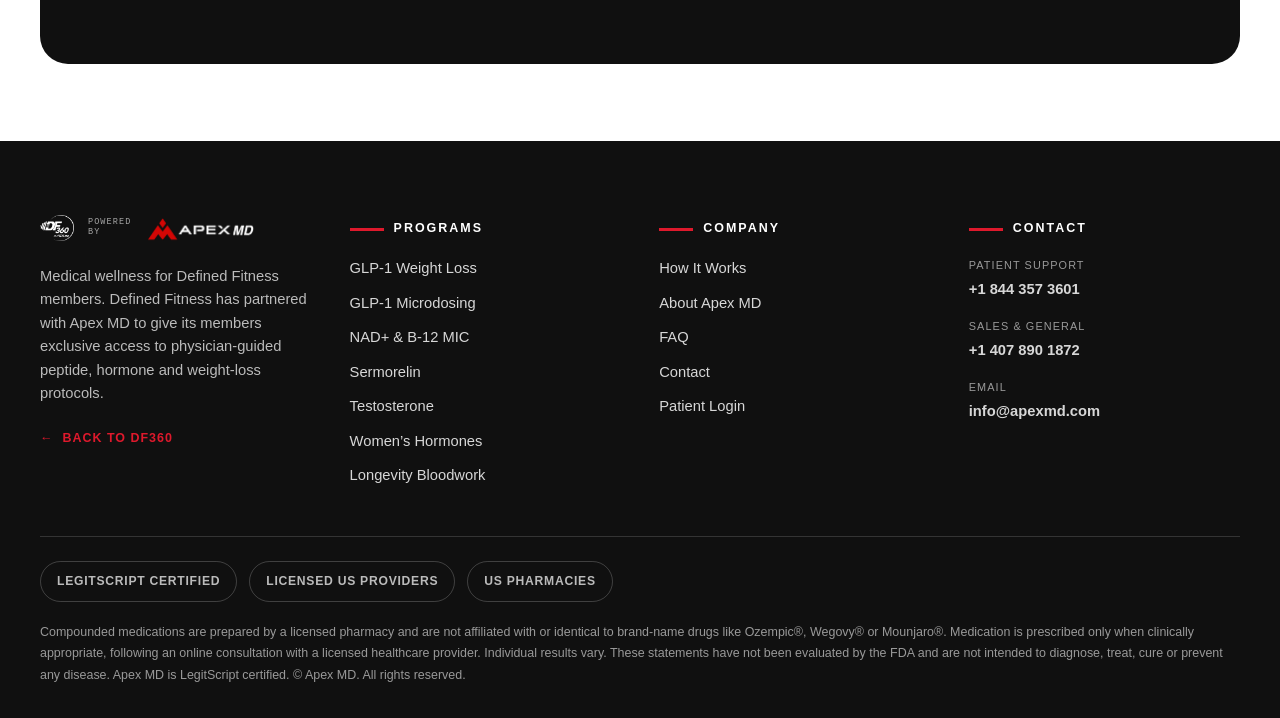
<file: glp-1-microdosing.html>
<!DOCTYPE html>
<html lang="en">
<head>
<meta charset="utf-8">
<meta name="viewport" content="width=device-width, initial-scale=1">
<title>GLP-1 Microdosing — DF360 × Apex MD</title>
<meta name="description" content="A low, steady GLP-1 dose aimed at inflammation, appetite signalling and long-term metabolic health. $249.99 a month, quarterly labs included.">
<link rel="canonical" href="https://df360.apexmd.com/glp-1-microdosing.html">
<meta property="og:type" content="website">
<meta property="og:title" content="GLP-1 Microdosing — DF360 × Apex MD">
<meta property="og:description" content="A low, steady GLP-1 dose aimed at inflammation, appetite signalling and long-term metabolic health. $249.99 a month, quarterly labs included.">
<meta property="og:url" content="https://df360.apexmd.com/glp-1-microdosing.html">
<link rel="stylesheet" href="df360-theme.css">

<style id="sp-responsive">
[data-spfloat]{display:none}[data-spnav]{display:flex}[data-spburger]{display:none}
[data-spcall]{display:none}[data-splogin]{display:inline}
@media (max-width:1040px){
[data-spfloat]{display:flex}[data-spnav]{display:none}[data-spburger]{display:flex}
[data-spcall]{display:inline-flex}[data-splogin]{display:none}}
@media (max-width:560px){.df-header .df-btn--sm{display:none}.df-header .df-nav{gap:14px}[data-spburger] span,[data-spcall] span{display:none}}
@media (max-width:360px){.df-header .df-lockup__by{display:none}}
#spQuiz[hidden],#spResult[hidden],#spStep1[hidden],#spMobile[hidden]{display:none!important}
#spMobile{position:fixed;inset:0;z-index:2000;background:var(--df-black,#111);color:#fff;padding:26px 22px;overflow:auto}
#spMobile a{display:block;padding:14px 0;border-bottom:1px solid rgba(255,255,255,.14);color:#fff;text-decoration:none;font-weight:800;letter-spacing:.04em;text-transform:uppercase}
#spMobile .spclose{background:none;border:0;color:#fff;font-size:2rem;cursor:pointer;float:right;line-height:1}
</style>
<script src="analytics.js"></script>
<link rel="icon" href="favicon.ico" sizes="any">
<link rel="icon" type="image/png" sizes="32x32" href="favicon-32.png">
<link rel="icon" type="image/png" sizes="16x16" href="favicon-16.png">
<link rel="apple-touch-icon" href="apple-touch-icon.png">
</head>
<body>
<!-- Google Tag Manager (noscript) -->
<noscript><iframe src="https://www.googletagmanager.com/ns.html?id=GTM-MVWKWK6D"
height="0" width="0" style="display:none;visibility:hidden"></iframe></noscript>
<!-- End Google Tag Manager (noscript) -->
<div class="sc-host" data-sc-name="GLP-1-Microdosing"><div style="background: rgb(255, 255, 255); color: rgb(16, 16, 16); font-family: var(--df-font-body);">
  <div class="sc-host" data-sc-name="_SiteHeader"><div style="position: sticky; top: 0px; z-index: 1000;">
  <div class="df-offerbar">
    <div class="df-offerbar__track">
      <div class="df-offerbar__set"><span>GLP-1 · $100 off month one with code DF100</span><span>Exclusive member access</span><span>Physician-guided protocols</span><span>Free medication delivery</span></div>
      <div class="df-offerbar__set" aria-hidden="true"><span>GLP-1 · $100 off month one with code DF100</span><span>Exclusive member access</span><span>Physician-guided protocols</span><span>Free medication delivery</span></div>
    </div>
  </div>
  <header class="df-header" style="position: static;">
    <div class="df-container df-nav">
      <a class="df-lockup" href="index.html" style="display: flex; align-items: center; gap: 14px;">
        <img class="df-lockup__df360" src="img/df360/logo-df360-grey.webp?v=09c337cb" alt="DF360" fetchpriority="high" decoding="async">
        <span class="df-lockup__by" style="font-family: var(--df-font-mono); font-size: 8.5px; line-height: 1.1; letter-spacing: 0.13em; text-transform: uppercase; color: var(--df-gray-500); white-space: nowrap;">Powered<br>by</span>
        <img class="df-lockup__apex" src="img/df360/logo-apex-dark.webp?v=c590a35a" alt="Apex MD" width="1784" height="477" fetchpriority="high" decoding="async">
      </a>
      <nav class="df-nav__links" data-spnav="1" style="">
        <div style="position: relative;">
          <button type="button" aria-haspopup="true" aria-expanded="false" style="display: flex; align-items: center; gap: 7px; background: none; border: 0px; padding: 8px 0px; cursor: pointer; font: inherit; color: inherit;">
            <span>Programs</span>
            <svg width="10" height="7" viewBox="0 0 10 7" fill="none" aria-hidden="true"><path d="M1 1.5 5 5.5 9 1.5" stroke="currentColor" stroke-width="2"></path></svg>
          </button>
          <div class="df-navmenu" style="display: none;">
            <a href="weight-loss.html">GLP-1 Weight Loss</a>
            <a href="glp-1-microdosing.html">GLP-1 Microdosing</a>
            <a href="nad.html">NAD+ &amp; B-12 MIC</a>
            <a href="sermorelin.html">Sermorelin</a>
            <a href="testosterone.html">Testosterone</a>
            <a href="hormones.html">Women’s Hormones</a>
            <a href="bloodwork.html">Longevity Bloodwork</a>
          </div>
          
        </div>
        <a href="bloodwork.html">Bloodwork</a>
        <a href="how-it-works.html">How It Works</a>
        <a href="about.html">About</a>
      </nav>
      <div style="display: flex; align-items: center; gap: 16px; flex: 0 0 auto;">
        <button data-spburger="1" aria-label="Menu" style="align-items: center; gap: 9px; background: none; border: 0px; cursor: pointer; padding: 8px 2px; font-size: 0.8rem; font-weight: 800; letter-spacing: 0.08em; text-transform: uppercase; color: var(--df-black);">
          <svg width="20" height="12" viewBox="0 0 20 12" fill="none" aria-hidden="true"><path d="M0 1h20M0 6h20M0 11h20" stroke="currentColor" stroke-width="2"></path></svg>
          <span>Menu</span>
        </button>
        <a href="tel:+18443573601" data-spcall="1" aria-label="Call patient support" style="align-items: center; gap: 8px; font-size: 0.78rem; font-weight: 800; letter-spacing: 0.06em; text-transform: uppercase; color: var(--df-black); white-space: nowrap;">
          <svg width="15" height="15" viewBox="0 0 24 24" fill="none" aria-hidden="true"><path d="M22 16.9v3a2 2 0 0 1-2.2 2 19.8 19.8 0 0 1-8.6-3.1 19.5 19.5 0 0 1-6-6A19.8 19.8 0 0 1 2.1 4.2 2 2 0 0 1 4.1 2h3a2 2 0 0 1 2 1.7c.1.9.4 1.8.7 2.6a2 2 0 0 1-.5 2.1L8.1 9.7a16 16 0 0 0 6 6l1.3-1.3a2 2 0 0 1 2.1-.4c.8.3 1.7.6 2.6.7a2 2 0 0 1 1.7 2Z" stroke="currentColor" stroke-width="2"></path></svg>
          <span>Call</span>
        </a>
        <a href="https://ehr.apexmd.com/login" data-splogin="1" style="font-size: 0.78rem; font-weight: 800; letter-spacing: 0.08em; text-transform: uppercase; color: var(--df-gray-700); white-space: nowrap;">Log In</a>
        <button class="df-btn df-btn--red df-btn--sm" style="white-space: nowrap;">Claim Your Offer</button>
      </div>
    </div>
  </header>
  </div><button class="df-float" data-spfloat="1" style="">
  <span>Not sure where to start? Take the 60-second quiz</span>
  <span style="color: var(--df-red);">→</span></button></div>

  <section data-screen-label="Hero" style="border-bottom: 1px solid rgb(217, 217, 217);">
    <div style="max-width: 1320px; margin: 0px auto; padding: 80px 32px 0px; display: grid; grid-template-columns: repeat(auto-fit, minmax(340px, 1fr)); gap: 64px; align-items: start;">
      <div style="padding-bottom: 80px;">
        <div style="display: flex; align-items: center; gap: 14px; margin-bottom: 30px;">
          <span style="width: 34px; height: 2px; background: rgb(224, 36, 36); display: block;"></span>
          <span style="font-size: 11px; font-weight: 700; letter-spacing: 0.15em; text-transform: uppercase; color: rgb(224, 36, 36);">Program 02 — GLP-1 Microdosing</span>
        </div>
        <h1 style="font-size: clamp(42px, 5.6vw, 80px); line-height: 1.06; letter-spacing: -0.018em; margin: 0px 0px 26px;">The Dose That Isn’t About the Scale.</h1>
        <p style="font-size: clamp(16px, 1.4vw, 20px); line-height: 1.6; color: rgb(36, 36, 36); max-width: 34em; margin: 0px 0px 34px;">A low, steady GLP-1 protocol built around inflammation, appetite signalling and long-term metabolic health. Anchored by Dr. Bowen’s longevity protocols and designed to be sustainable rather than aggressive.</p>
        <div style="display: flex; flex-wrap: wrap; gap: 14px; margin-bottom: 36px;">
          <a href="https://formdefined.apexmd.com/?categoryId=microdosing" class="scp0" style="background: rgb(224, 36, 36); color: rgb(255, 255, 255); text-decoration: none; font-weight: 700; font-size: 14px; letter-spacing: 0.01em; padding: 20px 30px; display: inline-flex; align-items: center; gap: 12px;" target="_blank" rel="noopener">
            <span>Claim Your Defined Offer</span>
            <svg width="14" height="10" viewBox="0 0 14 10" fill="none" aria-hidden="true"><path d="M0 5h12M8.5 1 12.5 5l-4 4" stroke="currentColor" stroke-width="2"></path></svg>
          </a>
          <a href="weight-loss.html" class="scp1" style="border: 1px solid rgb(233, 231, 225); border-radius: 18px; overflow: hidden; color: rgb(16, 16, 16); text-decoration: none; font-weight: 700; font-size: 14px; letter-spacing: 0.01em; padding: 18px 28px;">Compare with full-dose GLP-1</a>
        </div>
        <div style="border-top: 1px solid rgb(217, 217, 217); display: grid; grid-template-columns: repeat(auto-fit, minmax(150px, 1fr));">
          <div style="padding: 18px 18px 18px 0px; border-right: 1px solid rgba(0, 0, 0, 0.1);">
            <div style="font-size: 11px; font-weight: 700; letter-spacing: 0.12em; text-transform: uppercase; color: rgb(140, 140, 140); margin-bottom: 5px;">Goal</div>
            <div style="font-size: 15px; font-weight: 700;">Health, not speed</div>
          </div>
          <div style="padding: 18px; border-right: 1px solid rgba(0, 0, 0, 0.1);">
            <div style="font-size: 11px; font-weight: 700; letter-spacing: 0.12em; text-transform: uppercase; color: rgb(140, 140, 140); margin-bottom: 5px;">Labs</div>
            <div style="font-size: 15px; font-weight: 700;">Quarterly, included</div>
          </div>
          <div style="padding: 18px;">
            <div style="font-size: 11px; font-weight: 700; letter-spacing: 0.12em; text-transform: uppercase; color: rgb(140, 140, 140); margin-bottom: 5px;">Approach</div>
            <div style="font-size: 15px; font-weight: 700;">FDA-approved meds</div>
          </div>
        </div>
      </div>
      <div style="align-self: stretch; border-left: 1px solid rgba(0, 0, 0, 0.1); padding: 0px 0px 80px 40px;">
        <figure style="margin:0 0 26px;display:flex;justify-content:center;align-items:flex-end;background:var(--df-gray-100);border-radius:18px;padding:22px 18px;min-height:337px;">
          <img src="img/product/glp1-oral.webp?v=0376925a" alt="Apex MD compounded GLP-1/GIP oral bottle" width="675" height="900" loading="lazy" decoding="async" style="width:220px;max-width:100%;height:auto;display:block;">
        </figure>
        <div class="df-price__head">
          <div style="font-size: 11px; font-weight: 700; letter-spacing: 0.13em; text-transform: uppercase; opacity: 0.8; margin-bottom: 8px;">Defined Fitness member offer</div>
          <div style="font-size: 26px; font-weight: 700; letter-spacing: -0.011em; line-height: 1.1;">Save $100 on month one with code DF100</div>
        </div>
        <div class="df-price__body">
          <div style="font-size: 48px; font-weight: 700; letter-spacing: -0.018em; line-height: 1;">$249.99</div>
          <div style="font-size: 13px; color: rgb(89, 89, 89); margin: 6px 0px 20px;">per month · all doses included</div>
          <div style="display: flex; flex-direction: column; gap: 9px; border-top: 1px solid rgb(217, 217, 217); padding-top: 18px; margin-bottom: 22px;">
            <div style="display: flex; gap: 10px; font-size: 14px;"><span style="color: rgb(224, 36, 36); font-weight: 700;">—</span><span>Quarterly Labcorp bloodwork</span></div>
            <div style="display: flex; gap: 10px; font-size: 14px;"><span style="color: rgb(224, 36, 36); font-weight: 700;">—</span><span>Unlimited provider visits</span></div>
            <div style="display: flex; gap: 10px; font-size: 14px;"><span style="color: rgb(224, 36, 36); font-weight: 700;">—</span><span>Free delivery in 2–3 days</span></div>
            <div style="display: flex; gap: 10px; font-size: 14px;"><span style="color: rgb(224, 36, 36); font-weight: 700;">—</span><span>Month to month, cancel anytime</span></div>
            <div style="display: flex; gap: 10px; font-size: 14px;"><span style="color: rgb(224, 36, 36); font-weight: 700;">—</span><span>FSA/HSA eligible</span></div>
          </div>
          <a href="https://formdefined.apexmd.com/?categoryId=microdosing" class="scp2" style="display: flex; align-items: center; justify-content: space-between; gap: 12px; background: rgb(16, 16, 16); color: rgb(255, 255, 255); text-decoration: none; font-weight: 700; font-size: 14px; letter-spacing: 0.01em; padding: 18px 22px;" target="_blank" rel="noopener">
            <span>Get started today</span><span>→</span>
          </a>
          <p style="margin: 12px 0px 0px; font-size: 12.5px; color: rgb(140, 140, 140);">Semaglutide and tirzepatide microdose protocols are both available at the same price. You choose at checkout, and your provider confirms which is appropriate at your consult.</p>
        </div>
      </div>
    </div>
  </section>

  <section data-screen-label="Why" style="max-width: 1320px; margin: 0px auto; padding: 100px 32px;">
    <div style="display: grid; grid-template-columns: repeat(auto-fit, minmax(320px, 1fr)); gap: 56px; align-items: center;">
      <div>
        <div style="font-size: 11px; font-weight: 700; letter-spacing: 0.14em; text-transform: uppercase; color: rgb(255, 74, 74); margin-bottom: 18px;">Why microdose</div>
        <h2 style="font-size: clamp(34px, 4.6vw, 62px); line-height: 1.08; letter-spacing: -0.016em; margin: 0px 0px 26px;">Most People Don’t Need the Maximum Dose. They Need the Right One.</h2>
        <p style="font-size: 17px; line-height: 1.7; color: rgb(36, 36, 36); margin: 0px 0px 20px;">Full-dose GLP-1 is a weight-loss tool. Microdosing is a longevity tool. At a low, steady dose the mechanism keeps working on inflammation, appetite signalling, insulin sensitivity and the systems that make you feel old, without pushing your body harder than it needs.</p>
        <p style="font-size: 17px; line-height: 1.7; color: rgb(36, 36, 36); margin: 0px;">It is where many of our patients land after they have lost the weight, and where plenty of people start when the scale was never the problem.</p>
      </div>
      <div style="height: 560px; border: 1px solid rgb(233, 231, 225); border-radius: 18px; overflow: hidden;">
        <img src="img/df360/e6-trail.webp?v=baa0e5bd" alt="Members staying active outdoors" style="object-position: 58% 50%; width: 100%; height: 100%; object-fit: cover;" width="1024" height="1024" loading="lazy" decoding="async">
      </div>
    </div>
  </section>

  <section data-screen-label="Benefits" style="background: rgb(16, 16, 16); color: rgb(255, 255, 255);">
    <div style="max-width: 1320px; margin: 0px auto; padding: 100px 32px;">
      <div style="font-size: 11px; font-weight: 700; letter-spacing: 0.14em; text-transform: uppercase; color: rgb(255, 74, 74); margin-bottom: 20px;">Scientifically studied benefits</div>
      <h2 style="font-size: clamp(34px, 4.6vw, 62px); line-height: 1.08; letter-spacing: -0.016em; margin: 0px 0px 48px; max-width: 20em;">How GLP-1 improves your wellbeing.</h2>
      <div style="display: grid; grid-template-columns: repeat(auto-fit, minmax(230px, 1fr)); border-top: 1px solid rgba(255, 255, 255, 0.16);">
        <div style="padding: 28px 22px 28px 0px; border-right: 1px solid rgba(255, 255, 255, 0.14); border-bottom: 1px solid rgba(255, 255, 255, 0.14);">
          <h3 style="font-size: 19px; letter-spacing: -0.01em; margin: 0px 0px 6px;">Sleep</h3>
          <p style="font-size: 12.5px; color: rgb(140, 140, 140); margin: 0px 0px 14px;">Studied for obstructive sleep apnea.</p>
          <div style="display: flex; flex-direction: column; gap: 7px; font-size: 13.5px; color: rgb(217, 217, 217);"><span>Improved REM sleep</span><span>Improved sleep rhythm</span><span>Improved recovery</span><span>Fat burning during sleep</span><span>Reduced inflammation</span></div>
        </div>
        <div style="padding: 28px 22px; border-right: 1px solid rgba(255, 255, 255, 0.14); border-bottom: 1px solid rgba(255, 255, 255, 0.14);">
          <h3 style="font-size: 19px; letter-spacing: -0.01em; margin: 0px 0px 6px;">Liver</h3>
          <p style="font-size: 12.5px; color: rgb(140, 140, 140); margin: 0px 0px 14px;">Studied for metabolic liver health.</p>
          <div style="display: flex; flex-direction: column; gap: 7px; font-size: 13.5px; color: rgb(217, 217, 217);"><span>Improvement of liver fat</span><span>Improved detoxification</span><span>Improved energy</span><span>Reduced disease risk</span></div>
        </div>
        <div style="padding: 28px 22px; border-right: 1px solid rgba(255, 255, 255, 0.14); border-bottom: 1px solid rgba(255, 255, 255, 0.14);">
          <h3 style="font-size: 19px; letter-spacing: -0.01em; margin: 0px 0px 6px;">Brain</h3>
          <p style="font-size: 12.5px; color: rgb(140, 140, 140); margin: 0px 0px 14px;">Over 100 studies.</p>
          <div style="display: flex; flex-direction: column; gap: 7px; font-size: 13.5px; color: rgb(217, 217, 217);"><span>Improved depression</span><span>Improved focus</span><span>Improved cognitive function</span><span>Stimulated brain growth</span><span>Protection against degeneration</span></div>
        </div>
        <div style="padding: 28px 22px; border-right: 1px solid rgba(255, 255, 255, 0.14); border-bottom: 1px solid rgba(255, 255, 255, 0.14);">
          <h3 style="font-size: 19px; letter-spacing: -0.01em; margin: 0px 0px 6px;">Heart</h3>
          <p style="font-size: 12.5px; color: rgb(140, 140, 140); margin: 0px 0px 14px;">Studies have shown:</p>
          <div style="display: flex; flex-direction: column; gap: 7px; font-size: 13.5px; color: rgb(217, 217, 217);"><span>Reduced heart disease risk</span><span>Lower blood pressure</span><span>Reduced inflammation</span><span>Improved heart function</span><span>Lower arrhythmia risk</span></div>
        </div>
        <div style="padding: 28px 0px 28px 22px; border-bottom: 1px solid rgba(255, 255, 255, 0.14);">
          <h3 style="font-size: 19px; letter-spacing: -0.01em; margin: 0px 0px 6px;">Bone</h3>
          <p style="font-size: 12.5px; color: rgb(140, 140, 140); margin: 0px 0px 14px;">Studies have shown:</p>
          <div style="display: flex; flex-direction: column; gap: 7px; font-size: 13.5px; color: rgb(217, 217, 217);"><span>Stimulated bone growth</span><span>Reduced bone absorption</span><span>Increased osteoblasts</span><span>Increased blood flow in bone</span><span>Improved bone quality</span></div>
        </div>
      </div>
      <p style="font-size: 12px; line-height: 1.6; color: rgb(140, 140, 140); margin: 26px 0px 0px; max-width: 70em;">Statements reference published research on GLP-1 receptor agonists and are not a promise of individual outcome.</p>
    </div>
  </section>

  <section data-screen-label="Who" style="max-width: 1320px; margin: 0px auto; padding: 100px 32px;">
    <h2 style="font-size: clamp(32px, 4.2vw, 54px); line-height: 1.08; letter-spacing: -0.008em; margin: 0px 0px 44px; max-width: 20em;">Microdosing is usually the right call if:</h2>
    <div style="display: grid; grid-template-columns: repeat(auto-fit, minmax(280px, 1fr)); border-top: 1px solid rgb(217, 217, 217);">
      <div style="padding: 28px 26px 28px 0px; border-right: 1px solid rgba(0, 0, 0, 0.1); border-bottom: 1px solid rgba(0, 0, 0, 0.1);">
        <h3 style="font-size: 19px; letter-spacing: -0.01em; margin: 0px 0px 8px;">You are within 15 lb of your goal</h3>
        <p style="font-size: 14px; line-height: 1.65; color: rgb(36, 36, 36); margin: 0px;">You want appetite control and metabolic support without a rapid drop that risks lean mass.</p>
      </div>
      <div style="padding: 28px 26px; border-right: 1px solid rgba(0, 0, 0, 0.1); border-bottom: 1px solid rgba(0, 0, 0, 0.1);">
        <h3 style="font-size: 19px; letter-spacing: -0.01em; margin: 0px 0px 8px;">You finished a weight-loss protocol</h3>
        <p style="font-size: 14px; line-height: 1.65; color: rgb(36, 36, 36); margin: 0px;">You are not locked in forever. This is how most of our patients maintain what they built.</p>
      </div>
      <div style="padding: 28px 0px 28px 26px; border-bottom: 1px solid rgba(0, 0, 0, 0.1);">
        <h3 style="font-size: 19px; letter-spacing: -0.01em; margin: 0px 0px 8px;">Your interest is longevity</h3>
        <p style="font-size: 14px; line-height: 1.65; color: rgb(36, 36, 36); margin: 0px;">Inflammation, cardiovascular markers and cognition, tracked in labs quarter over quarter.</p>
      </div>
    </div>
  </section>

  <section data-screen-label="FAQ" style="border-top: 2px solid rgba(0, 0, 0, 0.1); background: rgb(245, 242, 237);">
    <div style="max-width: 1320px; margin: 0px auto; padding: 90px 32px;">
      <h2 style="font-size: clamp(30px, 3.8vw, 48px); line-height: 1.08; letter-spacing: -0.008em; margin: 0px 0px 36px;">Common questions.</h2>
      <div style="border-top: 1px solid rgb(217, 217, 217);">
        <details style="border-bottom: 1px solid rgba(0, 0, 0, 0.1);">
          <summary style="display: flex; justify-content: space-between; align-items: center; gap: 20px; cursor: pointer; padding: 22px 0px; font-size: 18px; font-weight: 700; letter-spacing: -0.01em;"><span>How is this different from the weight-loss program?</span><span class="spPlus" style="color: rgb(224, 36, 36); font-size: 24px; line-height: 1;">+</span></summary>
          <p style="font-size: 15.5px; line-height: 1.75; color: rgb(36, 36, 36); margin: 0px 0px 24px; max-width: 56em;">Same medication class, different intent. Weight-loss dosing escalates to drive fat loss. Microdosing holds a low, steady dose aimed at inflammation and metabolic health, with weight change as a secondary effect.</p>
        </details>
        <details style="border-bottom: 1px solid rgba(0, 0, 0, 0.1);">
          <summary style="display: flex; justify-content: space-between; align-items: center; gap: 20px; cursor: pointer; padding: 22px 0px; font-size: 18px; font-weight: 700; letter-spacing: -0.01em;"><span>Will I still lose weight?</span><span class="spPlus" style="color: rgb(224, 36, 36); font-size: 24px; line-height: 1;">+</span></summary>
          <p style="font-size: 15.5px; line-height: 1.75; color: rgb(36, 36, 36); margin: 0px 0px 24px; max-width: 56em;">Many patients do, more slowly and more sustainably. If your primary goal is significant weight loss, your provider will likely recommend the full-dose program instead.</p>
        </details>
        <details style="border-bottom: 1px solid rgba(0, 0, 0, 0.1);">
          <summary style="display: flex; justify-content: space-between; align-items: center; gap: 20px; cursor: pointer; padding: 22px 0px; font-size: 18px; font-weight: 700; letter-spacing: -0.01em;"><span>Are side effects lower at a microdose?</span><span class="spPlus" style="color: rgb(224, 36, 36); font-size: 24px; line-height: 1;">+</span></summary>
          <p style="font-size: 15.5px; line-height: 1.75; color: rgb(36, 36, 36); margin: 0px 0px 24px; max-width: 56em;">Generally yes. Most GLP-1 side effects appear during dose increases, and a microdosing protocol avoids the aggressive escalation. Your provider still monitors and adjusts.</p>
        </details>
        <details style="border-bottom: 1px solid rgb(217, 217, 217);">
          <summary style="display: flex; justify-content: space-between; align-items: center; gap: 20px; cursor: pointer; padding: 22px 0px; font-size: 18px; font-weight: 700; letter-spacing: -0.01em;"><span>Can I switch between protocols?</span><span class="spPlus" style="color: rgb(224, 36, 36); font-size: 24px; line-height: 1;">+</span></summary>
          <p style="font-size: 15.5px; line-height: 1.75; color: rgb(36, 36, 36); margin: 0px 0px 24px; max-width: 56em;">Yes. Billing is month to month and your provider can move you between weight-loss and microdosing protocols as your goals change.</p>
        </details>
      </div>
    </div>
  </section>

  <div class="sc-host" data-sc-name="_SiteFooter"><section class="df-section df-section--tight df-section--soft" data-screen-label="Lead capture">
  <div class="df-container">
    <div class="df-split df-split--lead" style="align-items: center;">
      <div>
        <div class="df-kicker">Not Ready Today?</div>
        <h2 style="font-size: clamp(2rem, 3.6vw, 3.4rem);">Get the Member Guide</h2>
        <p class="df-muted" style="max-width: 42ch; margin: 0px;">What each protocol does, what it costs, what bloodwork it needs, and how to pick. Emailed once, no drip campaign. Your DF100 code comes with it.</p>
      </div>
      <div>
        
          <form style="display: flex; flex-wrap: wrap; gap: 12px;" data-lead="guide">
            <input type="text" name="company" tabindex="-1" autocomplete="off" aria-hidden="true" style="position:absolute;left:-9999px;width:1px;height:1px;opacity:0">
            <label for="lead-email" style="position: absolute; width: 1px; height: 1px; overflow: hidden; clip: rect(0px, 0px, 0px, 0px);">Email address</label>
            <input class="df-field" id="lead-email" name="email" type="email" required="" placeholder="you@email.com" style="flex: 1 1 220px;">
            <button class="df-btn df-btn--red" type="submit">Send It To Me</button>
            <p class="df-muted" style="flex: 1 1 100%; font-size: 0.76rem; margin: 0px;">One email with the guide and your code. Unsubscribe any time.</p>
          </form>
        
        
      </div>
    </div>
  </div></section><section class="df-section df-section--tight" style="background: var(--df-white);">
  <div class="df-container">
    <div class="df-cta">
      <div class="df-kicker" style="color: var(--df-white);">DF360 × Apex MD</div>
      <h2>You’re Already Doing the Hard Part. Let the Medicine Catch Up.</h2>
      <p class="df-lead df-muted" style="margin-bottom: 30px;">Defined Fitness has partnered with the best in medical wellness, Apex MD. Exclusive member access, physician-guided protocols, and $100 off your first month with code DF100.</p>
      <div style="display: flex; flex-wrap: wrap; gap: 14px;">
        <a class="df-btn df-btn--red" href="https://formdefined.apexmd.com/?categoryId=weight-loss" target="_blank" rel="noopener">Claim Your Defined Offer</a>
        <a class="df-btn df-btn--outline" href="how-it-works.html">Not Sure Where to Start?</a>
      </div>
    </div>
  </div></section><footer class="df-footer">
  <div class="df-container">
    <div class="df-grid" style="grid-template-columns: repeat(auto-fit, minmax(230px, 1fr));">
      <div>
        <div style="display: flex; align-items: center; gap: 14px; margin-bottom: 22px;">
          <img src="img/df360/logo-df360-white.webp?v=10a34cec" alt="DF360" style="height: 26px; width: auto;" loading="lazy" decoding="async">
          <span style="font-family: var(--df-font-mono); font-size: 8.5px; line-height: 1.1; letter-spacing: 0.13em; text-transform: uppercase; color: rgba(255,255,255,0.62); white-space: nowrap;">Powered<br>by</span>
          <img src="img/df360/logo-apex-white.webp?v=296ee9a3" alt="Apex MD" style="height: 30px; width: auto;" width="1784" height="477" loading="lazy" decoding="async">
        </div>
        <p style="max-width: 34em; color: rgb(187, 187, 187); font-size: 0.92rem;">Medical wellness for Defined Fitness members. Defined Fitness has partnered with Apex MD to give its members exclusive access to physician-guided peptide, hormone and weight-loss protocols.</p>
        <a href="https://www.defined.com" style="display: inline-flex; align-items: center; gap: 9px; color: var(--df-red); font-size: 0.78rem; font-weight: 800; letter-spacing: 0.08em; text-transform: uppercase;"><span>←</span><span>Back to DF360</span></a>
      </div>
      <div>
        <div class="df-kicker" style="color: var(--df-white);">Programs</div>
        <div style="display: flex; flex-direction: column; gap: 11px; font-size: 0.92rem;">
          <a href="weight-loss.html">GLP-1 Weight Loss</a>
          <a href="glp-1-microdosing.html">GLP-1 Microdosing</a>
          <a href="nad.html">NAD+ &amp; B-12 MIC</a>
          <a href="sermorelin.html">Sermorelin</a>
          <a href="testosterone.html">Testosterone</a>
          <a href="hormones.html">Women’s Hormones</a>
          <a href="bloodwork.html">Longevity Bloodwork</a>
        </div>
      </div>
      <div>
        <div class="df-kicker" style="color: var(--df-white);">Company</div>
        <div style="display: flex; flex-direction: column; gap: 11px; font-size: 0.92rem;">
          <a href="how-it-works.html">How It Works</a>
          <a href="about.html">About Apex MD</a>
          <a href="faq.html">FAQ</a>
          <a href="contact.html">Contact</a>
          <a href="https://ehr.apexmd.com/login">Patient Login</a>
        </div>
      </div>
      <div>
        <div class="df-kicker" style="color: var(--df-white);">Contact</div>
        <div style="display: flex; flex-direction: column; gap: 16px; font-size: 0.92rem;">
          <div>
            <div style="font-size: 0.68rem; color: rgb(153, 153, 153); letter-spacing: 0.1em; text-transform: uppercase; margin-bottom: 4px;">Patient support</div>
            <a href="tel:+18443573601" style="font-weight: 800;">+1 844 357 3601</a>
          </div>
          <div>
            <div style="font-size: 0.68rem; color: rgb(153, 153, 153); letter-spacing: 0.1em; text-transform: uppercase; margin-bottom: 4px;">Sales &amp; general</div>
            <a href="tel:+14078901872" style="font-weight: 800;">+1 407 890 1872</a>
          </div>
          <div>
            <div style="font-size: 0.68rem; color: rgb(153, 153, 153); letter-spacing: 0.1em; text-transform: uppercase; margin-bottom: 4px;">Email</div>
            <a href="mailto:info@apexmd.com" style="font-weight: 800;">info@apexmd.com</a>
          </div>
        </div>
      </div>
    </div>
    <div class="df-footer__bottom">
      <div class="df-feature-strip" style="margin-bottom: 20px;">
        <span class="df-chip" style="background: transparent; border-color: rgba(255, 255, 255, 0.2); color: rgb(187, 187, 187);">LegitScript certified</span>
        <span class="df-chip" style="background: transparent; border-color: rgba(255, 255, 255, 0.2); color: rgb(187, 187, 187);">Licensed US providers</span>
        <span class="df-chip" style="background: transparent; border-color: rgba(255, 255, 255, 0.2); color: rgb(187, 187, 187);">US pharmacies</span>
      </div>
      <p style="margin: 0px; font-size: 0.78rem; line-height: 1.7;">Compounded medications are prepared by a licensed pharmacy and are not affiliated with or identical to brand-name drugs like Ozempic®, Wegovy® or Mounjaro®. Medication is prescribed only when clinically appropriate, following an online consultation with a licensed healthcare provider. Individual results vary. These statements have not been evaluated by the FDA and are not intended to diagnose, treat, cure or prevent any disease. Apex MD is LegitScript certified. © Apex MD. All rights reserved.</p>
    </div>
  </div></footer></div></div></div>

  <div class="df-quiz__backdrop" id="spQuiz" hidden>
    <div class="df-quiz">
      <div class="df-quiz__head">
        <div style="display: flex; align-items: baseline; gap: 14px;">
          <span style="font-size: 0.68rem; font-weight: 800; letter-spacing: 0.16em; text-transform: uppercase; color: var(--df-red);"><span id="spStepLabel">01 / 02</span></span>
          <span style="font-size: 0.95rem; font-weight: 800; letter-spacing: 0.04em; text-transform: uppercase;">Find Your Program</span>
        </div>
        <button aria-label="Close" data-spquiz-close="1" style="background: none; border: 0px; color: inherit; cursor: pointer; font-size: 1.5rem; line-height: 1; padding: 2px 6px;">×</button>
      </div>

      
        <div class="df-quiz__body" id="spStep1">
          <h2 style="font-size: clamp(2rem, 4vw, 3rem); margin-bottom: 12px;">What Are You Here to Change?</h2>
          <p class="df-muted" style="margin-bottom: 22px;">Pick the one that sounds most like you. We will point you at the right protocol and pre-fill your intake.</p>
          <div style="display: grid; gap: 0px;">
            <button class="df-quiz__opt" data-key="glp1"><span class="df-quiz__num">01</span><b>Lose weight and keep it off</b><span style="color: var(--df-red); font-weight: 800;">→</span></button>
            <button class="df-quiz__opt" data-key="micro"><span class="df-quiz__num">02</span><b>Quiet the food noise and improve metabolic health</b><span style="color: var(--df-red); font-weight: 800;">→</span></button>
            <button class="df-quiz__opt" data-key="nad"><span class="df-quiz__num">03</span><b>Get my energy back at the cellular level</b><span style="color: var(--df-red); font-weight: 800;">→</span></button>
            <button class="df-quiz__opt" data-key="sermorelin"><span class="df-quiz__num">04</span><b>Build muscle, recover faster, sleep deeper</b><span style="color: var(--df-red); font-weight: 800;">→</span></button>
            <button class="df-quiz__opt" data-key="trt"><span class="df-quiz__num">05</span><b>Drive, strength and vitality — men</b><span style="color: var(--df-red); font-weight: 800;">→</span></button>
            <button class="df-quiz__opt" data-key="hrt"><span class="df-quiz__num">06</span><b>Mood, sleep and balance — women</b><span style="color: var(--df-red); font-weight: 800;">→</span></button>
            <button class="df-quiz__opt" data-key="b12"><span class="df-quiz__num">07</span><b>A straightforward energy lift</b><span style="color: var(--df-red); font-weight: 800;">→</span></button>
            <button class="df-quiz__opt" data-key="bloodwork" style="border-bottom: 0px;"><span class="df-quiz__num">08</span><b>Not sure yet — show me my numbers first</b><span style="color: var(--df-red); font-weight: 800;">→</span></button>
          </div>
        </div>
        <div class="df-quiz__body" id="spResult" hidden>
          <div class="df-kicker" style="margin-bottom:14px">Your recommended protocol</div>
          <h2 style="font-size:clamp(2.2rem,4.4vw,3.4rem);margin-bottom:16px" id="spName"></h2>
          <p style="font-size:1.05rem;margin-bottom:24px" id="spWhy"></p>
          <div class="df-stats df-stats--light" style="border-top:1px solid var(--df-gray-300);border-bottom:1px solid var(--df-gray-300);margin-bottom:26px">
            <div class="df-stat"><div class="df-stat__label" style="margin:0 0 6px">Member price</div><div class="df-stat__num" style="font-size:1.6rem" id="spPrice"></div></div>
            <div class="df-stat"><div class="df-stat__label" style="margin:0 0 6px">Bloodwork</div><div class="df-stat__num" style="font-size:1.6rem" id="spLabs"></div></div>
            <div class="df-stat"><div class="df-stat__label" style="margin:0 0 6px">Commitment</div><div class="df-stat__num" style="font-size:1.6rem">Month to month</div></div>
          </div>
          <div style="display:flex;flex-wrap:wrap;gap:12px;align-items:center">
            <a class="df-btn df-btn--red" id="spForm" href="#">Claim Your Defined Offer</a>
            <a class="df-btn df-btn--outline" id="spPage" href="#">Read the program first</a>
            <button class="df-btn df-btn--ghost" type="button" data-spquiz-back="1"><span aria-hidden="true">←</span> Back to questions</button>
          </div>
        </div>
      

      
    </div>
  </div>
<div id="spMobile" hidden>
  <button class="spclose" data-spmobile-close="1" aria-label="Close menu">&times;</button>
  <div style="clear:both;height:8px"></div>
  <a href="weight-loss.html">GLP-1 Weight Loss</a>
  <a href="glp-1-microdosing.html">GLP-1 Microdosing</a>
  <a href="testosterone.html">Testosterone</a>
  <a href="hormones.html">Hormone Replacement</a>
  <a href="nad.html">NAD+</a>
  <a href="sermorelin.html">Sermorelin</a>
  <a href="bloodwork.html">Bloodwork</a>
  <a href="how-it-works.html">How It Works</a>
  <a href="about.html">About</a>
  <a href="faq.html">FAQ</a>
  <a href="contact.html">Contact</a>
  <a href="#" data-spquiz-open="1" style="color:var(--df-red,#E02424)">Find My Program &rarr;</a>
</div>
<script src="df360-app.js"></script>
<script src="chatbot.js"></script>
<script src="affiliate.js"></script>
</body>
</html>
</file>
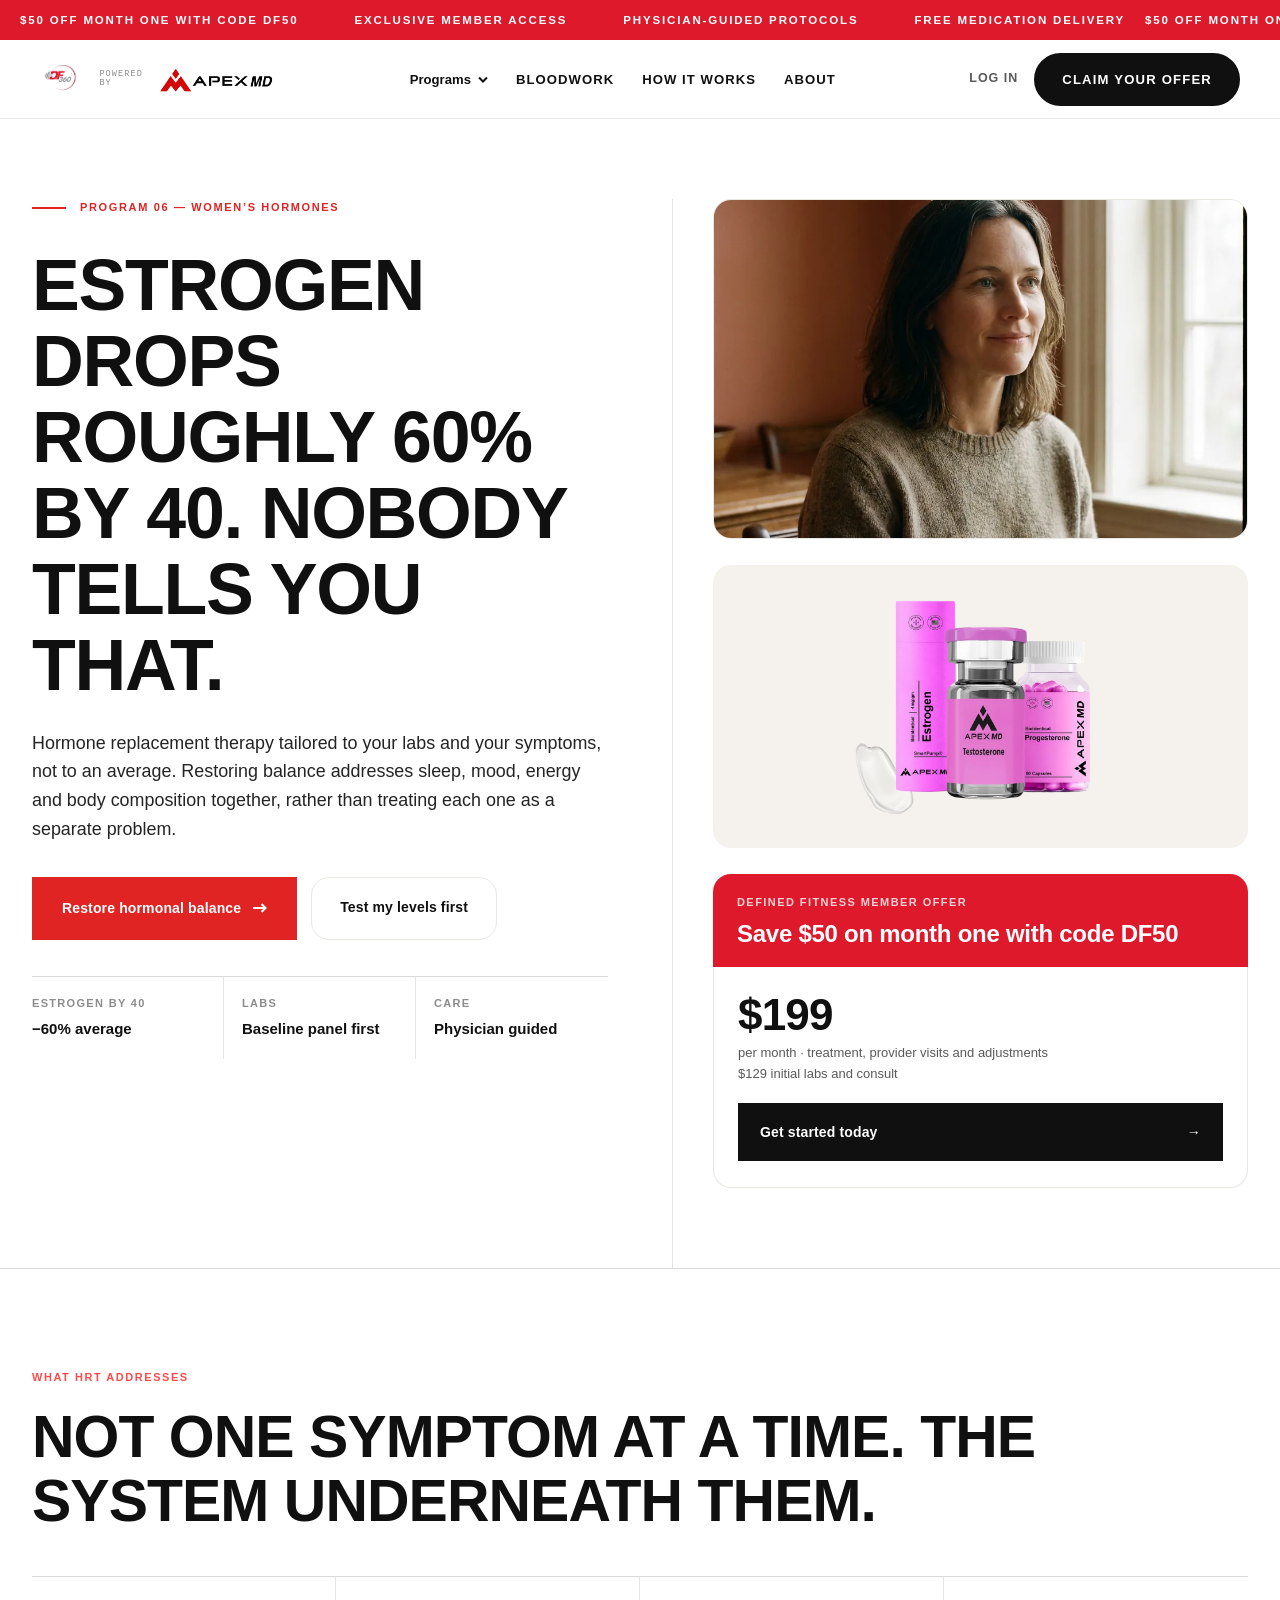
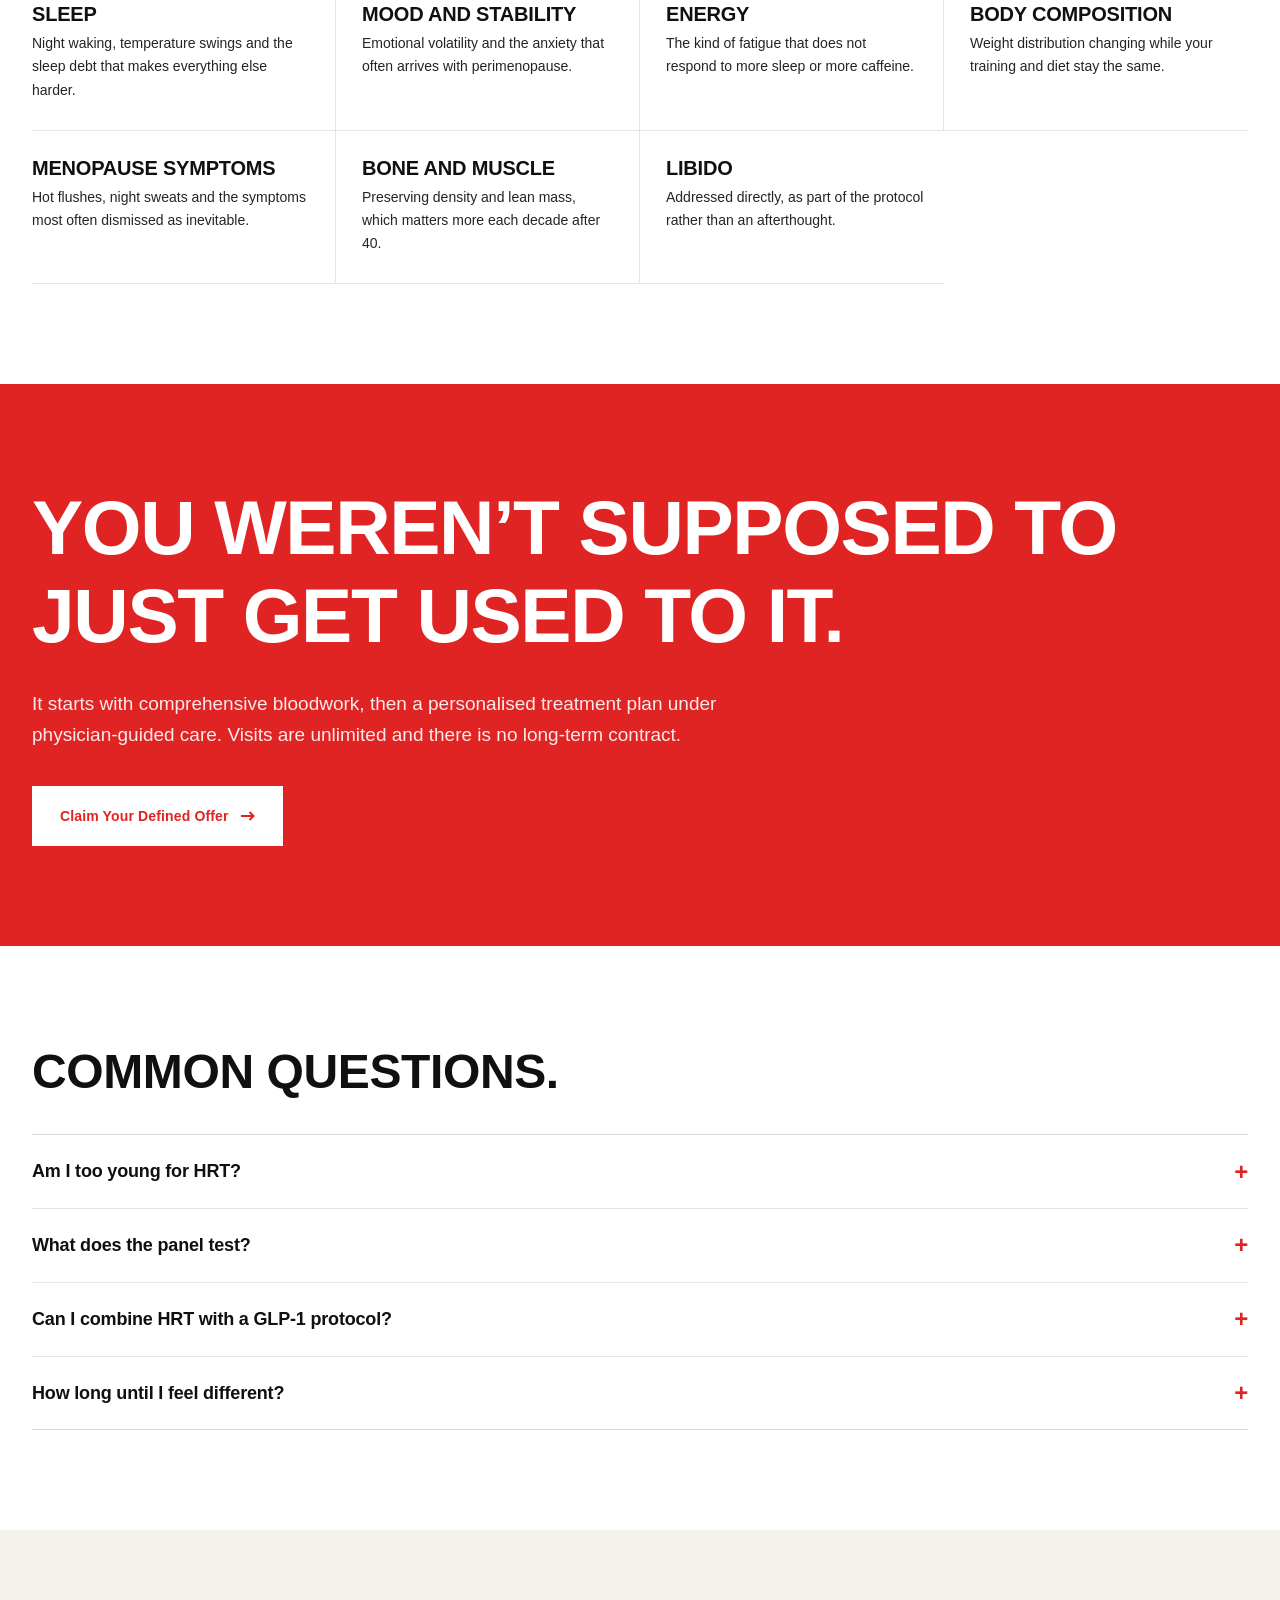
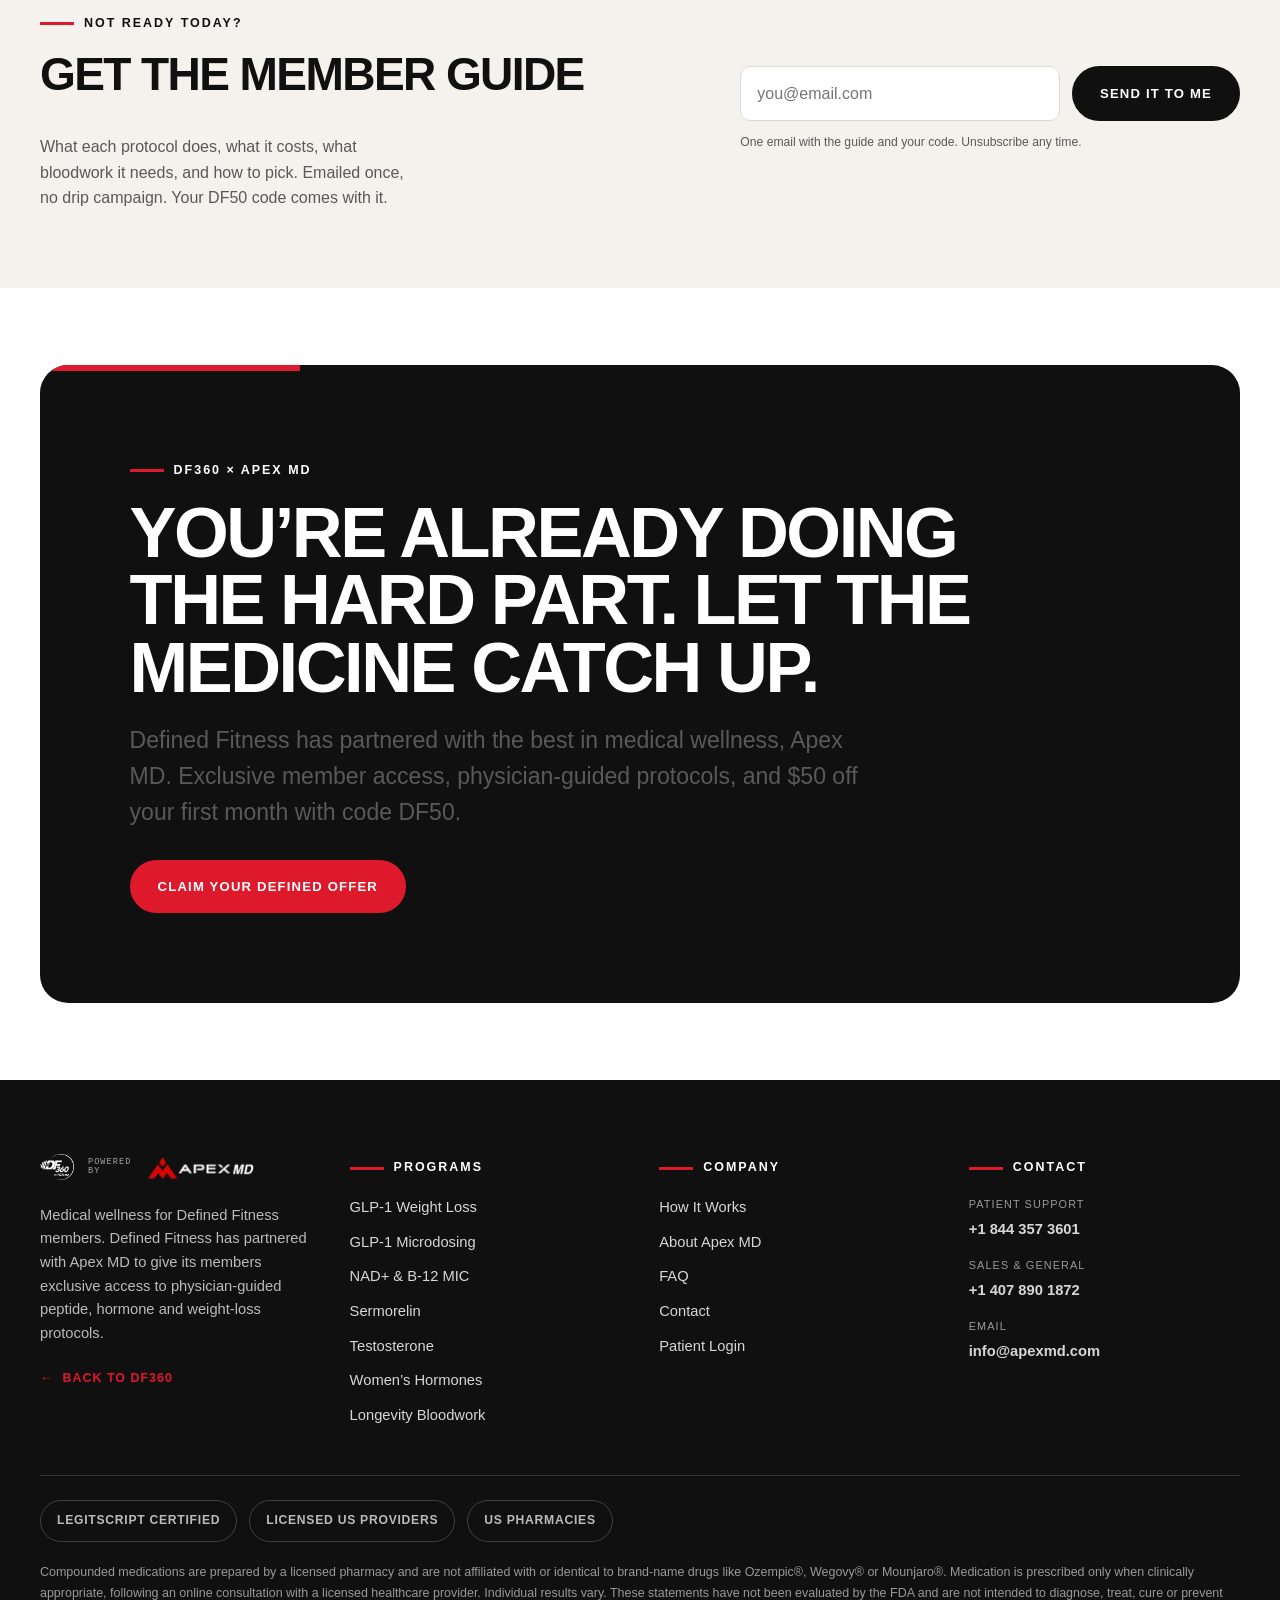
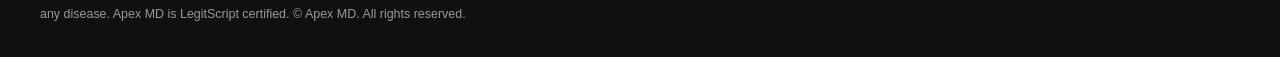
<file: hormones.html>
<!DOCTYPE html>
<html lang="en">
<head>
<meta charset="utf-8">
<meta name="viewport" content="width=device-width, initial-scale=1">
<title>Women’s Hormone Replacement — DF360 × Apex MD</title>
<meta name="description" content="Estrogen drops roughly 60 percent by age 40. A tailored HRT protocol addressing sleep, mood, energy and body composition. $129 initial labs, then $199 a month.">
<link rel="canonical" href="https://df360.apexmd.com/hormones.html">
<meta property="og:type" content="website">
<meta property="og:title" content="Women’s Hormone Replacement — DF360 × Apex MD">
<meta property="og:description" content="Estrogen drops roughly 60 percent by age 40. A tailored HRT protocol addressing sleep, mood, energy and body composition. $129 initial labs, then $199 a month.">
<meta property="og:url" content="https://df360.apexmd.com/hormones.html">
<link rel="stylesheet" href="df360-theme.css">

<style id="sp-responsive">
[data-spfloat]{display:none}[data-spnav]{display:flex}[data-spburger]{display:none}
[data-spcall]{display:none}[data-splogin]{display:inline}
@media (max-width:1040px){
[data-spfloat]{display:flex}[data-spnav]{display:none}[data-spburger]{display:flex}
[data-spcall]{display:inline-flex}[data-splogin]{display:none}}
@media (max-width:560px){.df-header .df-btn--sm{display:none}.df-header .df-nav{gap:14px}[data-spburger] span,[data-spcall] span{display:none}}
@media (max-width:360px){.df-header .df-lockup__by{display:none}}
#spQuiz[hidden],#spResult[hidden],#spStep1[hidden],#spMobile[hidden]{display:none!important}
#spMobile{position:fixed;inset:0;z-index:2000;background:var(--df-black,#111);color:#fff;padding:26px 22px;overflow:auto}
#spMobile a{display:block;padding:14px 0;border-bottom:1px solid rgba(255,255,255,.14);color:#fff;text-decoration:none;font-weight:800;letter-spacing:.04em;text-transform:uppercase}
#spMobile .spclose{background:none;border:0;color:#fff;font-size:2rem;cursor:pointer;float:right;line-height:1}
</style>
<script src="analytics.js"></script>
<link rel="icon" href="favicon.ico" sizes="any">
<link rel="icon" type="image/png" sizes="32x32" href="favicon-32.png">
<link rel="icon" type="image/png" sizes="16x16" href="favicon-16.png">
<link rel="apple-touch-icon" href="apple-touch-icon.png">
</head>
<body>
<!-- Google Tag Manager (noscript) -->
<noscript><iframe src="https://www.googletagmanager.com/ns.html?id=GTM-MVWKWK6D"
height="0" width="0" style="display:none;visibility:hidden"></iframe></noscript>
<!-- End Google Tag Manager (noscript) -->
<div class="sc-host" data-sc-name="Hormones"><div style="background: rgb(255, 255, 255); color: rgb(16, 16, 16); font-family: var(--df-font-body);">
  <div class="sc-host" data-sc-name="_SiteHeader"><div style="position: sticky; top: 0px; z-index: 1000;">
  <div class="df-offerbar">
    <div class="df-offerbar__track">
      <div class="df-offerbar__set"><span>$50 off month one with code DF50</span><span>Exclusive member access</span><span>Physician-guided protocols</span><span>Free medication delivery</span></div>
      <div class="df-offerbar__set" aria-hidden="true"><span>$50 off month one with code DF50</span><span>Exclusive member access</span><span>Physician-guided protocols</span><span>Free medication delivery</span></div>
    </div>
  </div>
  <header class="df-header" style="position: static;">
    <div class="df-container df-nav">
      <a class="df-lockup" href="index.html" style="display: flex; align-items: center; gap: 14px;">
        <img class="df-lockup__df360" src="img/df360/logo-df360-grey.webp?v=09c337cb" alt="DF360" fetchpriority="high" decoding="async">
        <span class="df-lockup__by" style="font-family: var(--df-font-mono); font-size: 8.5px; line-height: 1.1; letter-spacing: 0.13em; text-transform: uppercase; color: var(--df-gray-500); white-space: nowrap;">Powered<br>by</span>
        <img class="df-lockup__apex" src="img/df360/logo-apex-dark.webp?v=c590a35a" alt="Apex MD" width="1784" height="477" fetchpriority="high" decoding="async">
      </a>
      <nav class="df-nav__links" data-spnav="1" style="">
        <div style="position: relative;">
          <button type="button" aria-haspopup="true" aria-expanded="false" style="display: flex; align-items: center; gap: 7px; background: none; border: 0px; padding: 8px 0px; cursor: pointer; font: inherit; color: inherit;">
            <span>Programs</span>
            <svg width="10" height="7" viewBox="0 0 10 7" fill="none" aria-hidden="true"><path d="M1 1.5 5 5.5 9 1.5" stroke="currentColor" stroke-width="2"></path></svg>
          </button>
          <div class="df-navmenu" style="display: none;">
            <a href="weight-loss.html">GLP-1 Weight Loss</a>
            <a href="glp-1-microdosing.html">GLP-1 Microdosing</a>
            <a href="nad.html">NAD+ &amp; B-12 MIC</a>
            <a href="sermorelin.html">Sermorelin</a>
            <a href="testosterone.html">Testosterone</a>
            <a href="hormones.html">Women’s Hormones</a>
            <a href="bloodwork.html">Longevity Bloodwork</a>
          </div>
          
        </div>
        <a href="bloodwork.html">Bloodwork</a>
        <a href="how-it-works.html">How It Works</a>
        <a href="about.html">About</a>
      </nav>
      <div style="display: flex; align-items: center; gap: 16px; flex: 0 0 auto;">
        <button data-spburger="1" aria-label="Menu" style="align-items: center; gap: 9px; background: none; border: 0px; cursor: pointer; padding: 8px 2px; font-size: 0.8rem; font-weight: 800; letter-spacing: 0.08em; text-transform: uppercase; color: var(--df-black);">
          <svg width="20" height="12" viewBox="0 0 20 12" fill="none" aria-hidden="true"><path d="M0 1h20M0 6h20M0 11h20" stroke="currentColor" stroke-width="2"></path></svg>
          <span>Menu</span>
        </button>
        <a href="tel:+18443573601" data-spcall="1" aria-label="Call patient support" style="align-items: center; gap: 8px; font-size: 0.78rem; font-weight: 800; letter-spacing: 0.06em; text-transform: uppercase; color: var(--df-black); white-space: nowrap;">
          <svg width="15" height="15" viewBox="0 0 24 24" fill="none" aria-hidden="true"><path d="M22 16.9v3a2 2 0 0 1-2.2 2 19.8 19.8 0 0 1-8.6-3.1 19.5 19.5 0 0 1-6-6A19.8 19.8 0 0 1 2.1 4.2 2 2 0 0 1 4.1 2h3a2 2 0 0 1 2 1.7c.1.9.4 1.8.7 2.6a2 2 0 0 1-.5 2.1L8.1 9.7a16 16 0 0 0 6 6l1.3-1.3a2 2 0 0 1 2.1-.4c.8.3 1.7.6 2.6.7a2 2 0 0 1 1.7 2Z" stroke="currentColor" stroke-width="2"></path></svg>
          <span>Call</span>
        </a>
        <a href="https://ehr.apexmd.com/login" data-splogin="1" style="font-size: 0.78rem; font-weight: 800; letter-spacing: 0.08em; text-transform: uppercase; color: var(--df-gray-700); white-space: nowrap;">Log In</a>
        <button class="df-btn df-btn--red df-btn--sm" style="white-space: nowrap;">Claim Your Offer</button>
      </div>
    </div>
  </header>
  </div><button class="df-float" data-spfloat="1" style="">
  <span>Not sure where to start? Take the 60-second quiz</span>
  <span style="color: var(--df-red);">→</span></button></div>

  <section data-screen-label="Hero" style="border-bottom: 1px solid rgb(217, 217, 217);">
    <div style="max-width: 1320px; margin: 0px auto; padding: 80px 32px 0px; display: grid; grid-template-columns: repeat(auto-fit, minmax(340px, 1fr)); gap: 64px; align-items: start;">
      <div style="padding-bottom: 80px;">
        <div style="display: flex; align-items: center; gap: 14px; margin-bottom: 30px;">
          <span style="width: 34px; height: 2px; background: rgb(224, 36, 36); display: block;"></span>
          <span style="font-size: 11px; font-weight: 700; letter-spacing: 0.15em; text-transform: uppercase; color: rgb(224, 36, 36);">Program 06 — Women’s Hormones</span>
        </div>
        <h1 style="font-size: clamp(42px, 5.6vw, 80px); line-height: 1.06; letter-spacing: -0.018em; margin: 0px 0px 26px;">Estrogen Drops Roughly 60% by 40. Nobody Tells You That.</h1>
        <p style="font-size: clamp(16px, 1.4vw, 20px); line-height: 1.6; color: rgb(36, 36, 36); max-width: 34em; margin: 0px 0px 34px;">Hormone replacement therapy tailored to your labs and your symptoms, not to an average. Restoring balance addresses sleep, mood, energy and body composition together, rather than treating each one as a separate problem.</p>
        <div style="display: flex; flex-wrap: wrap; gap: 14px; margin-bottom: 36px;">
          <a href="https://formdefined.apexmd.com/?categoryId=hrt" class="scp0" style="background: rgb(224, 36, 36); color: rgb(255, 255, 255); text-decoration: none; font-weight: 700; font-size: 14px; letter-spacing: 0.01em; padding: 20px 30px; display: inline-flex; align-items: center; gap: 12px;" target="_blank" rel="noopener">
            <span>Restore hormonal balance</span>
            <svg width="14" height="10" viewBox="0 0 14 10" fill="none" aria-hidden="true"><path d="M0 5h12M8.5 1 12.5 5l-4 4" stroke="currentColor" stroke-width="2"></path></svg>
          </a>
          <a href="bloodwork.html" class="scp1" style="border: 1px solid rgb(233, 231, 225); border-radius: 18px; overflow: hidden; color: rgb(16, 16, 16); text-decoration: none; font-weight: 700; font-size: 14px; letter-spacing: 0.01em; padding: 18px 28px;">Test my levels first</a>
        </div>
        <div style="border-top: 1px solid rgb(217, 217, 217); display: grid; grid-template-columns: repeat(auto-fit, minmax(150px, 1fr));">
          <div style="padding: 18px 18px 18px 0px; border-right: 1px solid rgba(0, 0, 0, 0.1);">
            <div style="font-size: 11px; font-weight: 700; letter-spacing: 0.12em; text-transform: uppercase; color: rgb(140, 140, 140); margin-bottom: 5px;">Estrogen by 40</div>
            <div style="font-size: 15px; font-weight: 700;">−60% average</div>
          </div>
          <div style="padding: 18px; border-right: 1px solid rgba(0, 0, 0, 0.1);">
            <div style="font-size: 11px; font-weight: 700; letter-spacing: 0.12em; text-transform: uppercase; color: rgb(140, 140, 140); margin-bottom: 5px;">Labs</div>
            <div style="font-size: 15px; font-weight: 700;">Baseline panel first</div>
          </div>
          <div style="padding: 18px;">
            <div style="font-size: 11px; font-weight: 700; letter-spacing: 0.12em; text-transform: uppercase; color: rgb(140, 140, 140); margin-bottom: 5px;">Care</div>
            <div style="font-size: 15px; font-weight: 700;">Physician guided</div>
          </div>
        </div>
      </div>
      <div style="align-self: stretch; border-left: 1px solid rgba(0, 0, 0, 0.1); padding: 0px 0px 80px 40px;">
        <div style="height: 340px; border: 1px solid rgb(233, 231, 225); border-radius: 18px; overflow: hidden; margin-bottom: 26px;">
          <img src="img/df360/a7-womens.webp?v=7ac0d331" alt="Women’s hormone therapy" style="width: 100%; height: 100%; object-fit: cover;" width="928" height="1152" loading="lazy" decoding="async">
        </div>
        <figure style="margin:0 0 26px;display:flex;justify-content:center;align-items:flex-end;background:var(--df-gray-100);border-radius:18px;padding:22px 18px;min-height:283px;">
          <img src="img/product/womens-hormones.webp?v=cc66629c" alt="Apex MD women’s hormone therapy options" width="900" height="769" loading="lazy" decoding="async" style="width:280px;max-width:100%;height:auto;display:block;">
        </figure>
        <div class="df-price__head">
          <div style="font-size: 11px; font-weight: 700; letter-spacing: 0.13em; text-transform: uppercase; opacity: 0.8; margin-bottom: 8px;">Defined Fitness member offer</div>
          <div style="font-size: 24px; font-weight: 700; letter-spacing: -0.011em; line-height: 1.15;">Save $50 on month one with code DF50</div>
        </div>
        <div class="df-price__body">
          <div style="font-size: 44px; font-weight: 700; letter-spacing: -0.018em; line-height: 1;">$199</div>
          <div style="font-size: 13px; color: rgb(89, 89, 89); margin: 6px 0px 18px;">per month · treatment, provider visits and adjustments<br>$129 initial labs and consult</div>
          <a href="https://formdefined.apexmd.com/?categoryId=hrt" class="scp2" style="display: flex; align-items: center; justify-content: space-between; gap: 12px; background: rgb(16, 16, 16); color: rgb(255, 255, 255); text-decoration: none; font-weight: 700; font-size: 14px; letter-spacing: 0.01em; padding: 18px 22px;" target="_blank" rel="noopener">
            <span>Get started today</span><span>→</span>
          </a>
        </div>
      </div>
    </div>
  </section>

  <section data-screen-label="Symptoms" style="max-width: 1320px; margin: 0px auto; padding: 100px 32px;">
    <div style="font-size: 11px; font-weight: 700; letter-spacing: 0.14em; text-transform: uppercase; color: rgb(255, 74, 74); margin-bottom: 18px;">What HRT addresses</div>
    <h2 style="font-size: clamp(34px, 4.6vw, 62px); line-height: 1.08; letter-spacing: -0.016em; margin: 0px 0px 44px; max-width: 20em;">Not one symptom at a time. The system underneath them.</h2>
    <div style="display: grid; grid-template-columns: repeat(auto-fit, minmax(260px, 1fr)); border-top: 1px solid rgb(217, 217, 217);">
      <div style="padding: 28px 26px 28px 0px; border-right: 1px solid rgba(0, 0, 0, 0.1); border-bottom: 1px solid rgba(0, 0, 0, 0.1);">
        <h3 style="font-size: 20px; letter-spacing: -0.01em; margin: 0px 0px 8px;">Sleep</h3>
        <p style="font-size: 14px; line-height: 1.65; color: rgb(36, 36, 36); margin: 0px;">Night waking, temperature swings and the sleep debt that makes everything else harder.</p>
      </div>
      <div style="padding: 28px 26px; border-right: 1px solid rgba(0, 0, 0, 0.1); border-bottom: 1px solid rgba(0, 0, 0, 0.1);">
        <h3 style="font-size: 20px; letter-spacing: -0.01em; margin: 0px 0px 8px;">Mood and stability</h3>
        <p style="font-size: 14px; line-height: 1.65; color: rgb(36, 36, 36); margin: 0px;">Emotional volatility and the anxiety that often arrives with perimenopause.</p>
      </div>
      <div style="padding: 28px 26px; border-right: 1px solid rgba(0, 0, 0, 0.1); border-bottom: 1px solid rgba(0, 0, 0, 0.1);">
        <h3 style="font-size: 20px; letter-spacing: -0.01em; margin: 0px 0px 8px;">Energy</h3>
        <p style="font-size: 14px; line-height: 1.65; color: rgb(36, 36, 36); margin: 0px;">The kind of fatigue that does not respond to more sleep or more caffeine.</p>
      </div>
      <div style="padding: 28px 0px 28px 26px; border-bottom: 1px solid rgba(0, 0, 0, 0.1);">
        <h3 style="font-size: 20px; letter-spacing: -0.01em; margin: 0px 0px 8px;">Body composition</h3>
        <p style="font-size: 14px; line-height: 1.65; color: rgb(36, 36, 36); margin: 0px;">Weight distribution changing while your training and diet stay the same.</p>
      </div>
      <div style="padding: 28px 26px 28px 0px; border-right: 1px solid rgba(0, 0, 0, 0.1); border-bottom: 1px solid rgba(0, 0, 0, 0.1);">
        <h3 style="font-size: 20px; letter-spacing: -0.01em; margin: 0px 0px 8px;">Menopause symptoms</h3>
        <p style="font-size: 14px; line-height: 1.65; color: rgb(36, 36, 36); margin: 0px;">Hot flushes, night sweats and the symptoms most often dismissed as inevitable.</p>
      </div>
      <div style="padding: 28px 26px; border-right: 1px solid rgba(0, 0, 0, 0.1); border-bottom: 1px solid rgba(0, 0, 0, 0.1);">
        <h3 style="font-size: 20px; letter-spacing: -0.01em; margin: 0px 0px 8px;">Bone and muscle</h3>
        <p style="font-size: 14px; line-height: 1.65; color: rgb(36, 36, 36); margin: 0px;">Preserving density and lean mass, which matters more each decade after 40.</p>
      </div>
      <div style="padding: 28px 0px 28px 26px; border-bottom: 1px solid rgba(0, 0, 0, 0.1);">
        <h3 style="font-size: 20px; letter-spacing: -0.01em; margin: 0px 0px 8px;">Libido</h3>
        <p style="font-size: 14px; line-height: 1.65; color: rgb(36, 36, 36); margin: 0px;">Addressed directly, as part of the protocol rather than an afterthought.</p>
      </div>
    </div>
  </section>

  <section data-screen-label="Poster" style="background: rgb(224, 36, 36); color: rgb(255, 255, 255);">
    <div style="max-width: 1320px; margin: 0px auto; padding: 100px 32px;">
      <h2 style="font-size: clamp(38px, 6vw, 86px); line-height: 1.14; letter-spacing: -0.018em; margin: 0px 0px 30px; max-width: 17em;">You Weren’t Supposed to Just Get Used to It.</h2>
      <p style="font-size: 19px; line-height: 1.6; max-width: 40em; margin: 0px 0px 36px; opacity: 0.9;">It starts with comprehensive bloodwork, then a personalised treatment plan under physician-guided care. Visits are unlimited and there is no long-term contract.</p>
      <a href="https://formdefined.apexmd.com/?categoryId=hrt" class="scp1" style="background: rgb(255, 255, 255); color: rgb(224, 36, 36); text-decoration: none; font-weight: 700; font-size: 14px; letter-spacing: 0.01em; padding: 19px 28px; display: inline-flex; align-items: center; gap: 12px;" target="_blank" rel="noopener">
        <span>Claim Your Defined Offer</span>
        <svg width="14" height="10" viewBox="0 0 14 10" fill="none" aria-hidden="true"><path d="M0 5h12M8.5 1 12.5 5l-4 4" stroke="currentColor" stroke-width="2"></path></svg>
      </a>
    </div>
  </section>

  <section data-screen-label="FAQ" style="max-width: 1320px; margin: 0px auto; padding: 100px 32px;">
    <h2 style="font-size: clamp(30px, 3.8vw, 48px); line-height: 1.08; letter-spacing: -0.008em; margin: 0px 0px 36px;">Common questions.</h2>
    <div style="border-top: 1px solid rgb(217, 217, 217);">
      <details style="border-bottom: 1px solid rgba(0, 0, 0, 0.1);">
        <summary style="display: flex; justify-content: space-between; align-items: center; gap: 20px; cursor: pointer; padding: 22px 0px; font-size: 18px; font-weight: 700; letter-spacing: -0.01em;"><span>Am I too young for HRT?</span><span class="spPlus" style="color: rgb(224, 36, 36); font-size: 24px; line-height: 1;">+</span></summary>
        <p style="font-size: 15.5px; line-height: 1.75; color: rgb(36, 36, 36); margin: 0px 0px 24px; max-width: 56em;">Hormonal decline starts well before menopause, and perimenopause commonly begins in the late thirties. Treatment is based on your labs and symptoms rather than your age.</p>
      </details>
      <details style="border-bottom: 1px solid rgba(0, 0, 0, 0.1);">
        <summary style="display: flex; justify-content: space-between; align-items: center; gap: 20px; cursor: pointer; padding: 22px 0px; font-size: 18px; font-weight: 700; letter-spacing: -0.01em;"><span>What does the panel test?</span><span class="spPlus" style="color: rgb(224, 36, 36); font-size: 24px; line-height: 1;">+</span></summary>
        <p style="font-size: 15.5px; line-height: 1.75; color: rgb(36, 36, 36); margin: 0px 0px 24px; max-width: 56em;">Estradiol, progesterone, testosterone, FSH, thyroid, plus metabolic and inflammatory markers, so your provider can separate a hormone problem from a thyroid or metabolic one.</p>
      </details>
      <details style="border-bottom: 1px solid rgba(0, 0, 0, 0.1);">
        <summary style="display: flex; justify-content: space-between; align-items: center; gap: 20px; cursor: pointer; padding: 22px 0px; font-size: 18px; font-weight: 700; letter-spacing: -0.01em;"><span>Can I combine HRT with a GLP-1 protocol?</span><span class="spPlus" style="color: rgb(224, 36, 36); font-size: 24px; line-height: 1;">+</span></summary>
        <p style="font-size: 15.5px; line-height: 1.75; color: rgb(36, 36, 36); margin: 0px 0px 24px; max-width: 56em;">Commonly, yes. Hormonal balance and metabolic health are closely linked, and many patients run both. Your provider designs the combined protocol.</p>
      </details>
      <details style="border-bottom: 1px solid rgb(217, 217, 217);">
        <summary style="display: flex; justify-content: space-between; align-items: center; gap: 20px; cursor: pointer; padding: 22px 0px; font-size: 18px; font-weight: 700; letter-spacing: -0.01em;"><span>How long until I feel different?</span><span class="spPlus" style="color: rgb(224, 36, 36); font-size: 24px; line-height: 1;">+</span></summary>
        <p style="font-size: 15.5px; line-height: 1.75; color: rgb(36, 36, 36); margin: 0px 0px 24px; max-width: 56em;">Sleep and mood often shift within the first few weeks. Body composition and energy typically take two to three months as your dose is refined. Results vary.</p>
      </details>
    </div>
  </section>

  <div class="sc-host" data-sc-name="_SiteFooter"><section class="df-section df-section--tight df-section--soft" data-screen-label="Lead capture">
  <div class="df-container">
    <div class="df-split df-split--lead" style="align-items: center;">
      <div>
        <div class="df-kicker">Not Ready Today?</div>
        <h2 style="font-size: clamp(2rem, 3.6vw, 3.4rem);">Get the Member Guide</h2>
        <p class="df-muted" style="max-width: 42ch; margin: 0px;">What each protocol does, what it costs, what bloodwork it needs, and how to pick. Emailed once, no drip campaign. Your DF50 code comes with it.</p>
      </div>
      <div>
        
          <form style="display: flex; flex-wrap: wrap; gap: 12px;" data-lead="guide">
            <input type="text" name="company" tabindex="-1" autocomplete="off" aria-hidden="true" style="position:absolute;left:-9999px;width:1px;height:1px;opacity:0">
            <label for="lead-email" style="position: absolute; width: 1px; height: 1px; overflow: hidden; clip: rect(0px, 0px, 0px, 0px);">Email address</label>
            <input class="df-field" id="lead-email" name="email" type="email" required="" placeholder="you@email.com" style="flex: 1 1 220px;">
            <button class="df-btn df-btn--red" type="submit">Send It To Me</button>
            <p class="df-muted" style="flex: 1 1 100%; font-size: 0.76rem; margin: 0px;">One email with the guide and your code. Unsubscribe any time.</p>
          </form>
        
        
      </div>
    </div>
  </div></section><section class="df-section df-section--tight" style="background: var(--df-white);">
  <div class="df-container">
    <div class="df-cta">
      <div class="df-kicker" style="color: var(--df-white);">DF360 × Apex MD</div>
      <h2>You’re Already Doing the Hard Part. Let the Medicine Catch Up.</h2>
      <p class="df-lead df-muted" style="margin-bottom: 30px;">Defined Fitness has partnered with the best in medical wellness, Apex MD. Exclusive member access, physician-guided protocols, and $50 off your first month with code DF50.</p>
      <div style="display: flex; flex-wrap: wrap; gap: 14px;">
        <a class="df-btn df-btn--red" href="https://formdefined.apexmd.com/?categoryId=weight-loss" target="_blank" rel="noopener">Claim Your Defined Offer</a>
        <a class="df-btn df-btn--outline" href="how-it-works.html">Not Sure Where to Start?</a>
      </div>
    </div>
  </div></section><footer class="df-footer">
  <div class="df-container">
    <div class="df-grid" style="grid-template-columns: repeat(auto-fit, minmax(230px, 1fr));">
      <div>
        <div style="display: flex; align-items: center; gap: 14px; margin-bottom: 22px;">
          <img src="img/df360/logo-df360-white.webp?v=10a34cec" alt="DF360" style="height: 26px; width: auto;" loading="lazy" decoding="async">
          <span style="font-family: var(--df-font-mono); font-size: 8.5px; line-height: 1.1; letter-spacing: 0.13em; text-transform: uppercase; color: rgba(255,255,255,0.62); white-space: nowrap;">Powered<br>by</span>
          <img src="img/df360/logo-apex-white.webp?v=296ee9a3" alt="Apex MD" style="height: 30px; width: auto;" width="1784" height="477" loading="lazy" decoding="async">
        </div>
        <p style="max-width: 34em; color: rgb(187, 187, 187); font-size: 0.92rem;">Medical wellness for Defined Fitness members. Defined Fitness has partnered with Apex MD to give its members exclusive access to physician-guided peptide, hormone and weight-loss protocols.</p>
        <a href="https://www.defined.com" style="display: inline-flex; align-items: center; gap: 9px; color: var(--df-red); font-size: 0.78rem; font-weight: 800; letter-spacing: 0.08em; text-transform: uppercase;"><span>←</span><span>Back to DF360</span></a>
      </div>
      <div>
        <div class="df-kicker" style="color: var(--df-white);">Programs</div>
        <div style="display: flex; flex-direction: column; gap: 11px; font-size: 0.92rem;">
          <a href="weight-loss.html">GLP-1 Weight Loss</a>
          <a href="glp-1-microdosing.html">GLP-1 Microdosing</a>
          <a href="nad.html">NAD+ &amp; B-12 MIC</a>
          <a href="sermorelin.html">Sermorelin</a>
          <a href="testosterone.html">Testosterone</a>
          <a href="hormones.html">Women’s Hormones</a>
          <a href="bloodwork.html">Longevity Bloodwork</a>
        </div>
      </div>
      <div>
        <div class="df-kicker" style="color: var(--df-white);">Company</div>
        <div style="display: flex; flex-direction: column; gap: 11px; font-size: 0.92rem;">
          <a href="how-it-works.html">How It Works</a>
          <a href="about.html">About Apex MD</a>
          <a href="faq.html">FAQ</a>
          <a href="contact.html">Contact</a>
          <a href="https://ehr.apexmd.com/login">Patient Login</a>
        </div>
      </div>
      <div>
        <div class="df-kicker" style="color: var(--df-white);">Contact</div>
        <div style="display: flex; flex-direction: column; gap: 16px; font-size: 0.92rem;">
          <div>
            <div style="font-size: 0.68rem; color: rgb(153, 153, 153); letter-spacing: 0.1em; text-transform: uppercase; margin-bottom: 4px;">Patient support</div>
            <a href="tel:+18443573601" style="font-weight: 800;">+1 844 357 3601</a>
          </div>
          <div>
            <div style="font-size: 0.68rem; color: rgb(153, 153, 153); letter-spacing: 0.1em; text-transform: uppercase; margin-bottom: 4px;">Sales &amp; general</div>
            <a href="tel:+14078901872" style="font-weight: 800;">+1 407 890 1872</a>
          </div>
          <div>
            <div style="font-size: 0.68rem; color: rgb(153, 153, 153); letter-spacing: 0.1em; text-transform: uppercase; margin-bottom: 4px;">Email</div>
            <a href="mailto:info@apexmd.com" style="font-weight: 800;">info@apexmd.com</a>
          </div>
        </div>
      </div>
    </div>
    <div class="df-footer__bottom">
      <div class="df-feature-strip" style="margin-bottom: 20px;">
        <span class="df-chip" style="background: transparent; border-color: rgba(255, 255, 255, 0.2); color: rgb(187, 187, 187);">LegitScript certified</span>
        <span class="df-chip" style="background: transparent; border-color: rgba(255, 255, 255, 0.2); color: rgb(187, 187, 187);">Licensed US providers</span>
        <span class="df-chip" style="background: transparent; border-color: rgba(255, 255, 255, 0.2); color: rgb(187, 187, 187);">US pharmacies</span>
      </div>
      <p style="margin: 0px; font-size: 0.78rem; line-height: 1.7;">Compounded medications are prepared by a licensed pharmacy and are not affiliated with or identical to brand-name drugs like Ozempic®, Wegovy® or Mounjaro®. Medication is prescribed only when clinically appropriate, following an online consultation with a licensed healthcare provider. Individual results vary. These statements have not been evaluated by the FDA and are not intended to diagnose, treat, cure or prevent any disease. Apex MD is LegitScript certified. © Apex MD. All rights reserved.</p>
    </div>
  </div></footer></div></div></div>

  <div class="df-quiz__backdrop" id="spQuiz" hidden>
    <div class="df-quiz">
      <div class="df-quiz__head">
        <div style="display: flex; align-items: baseline; gap: 14px;">
          <span style="font-size: 0.68rem; font-weight: 800; letter-spacing: 0.16em; text-transform: uppercase; color: var(--df-red);"><span id="spStepLabel">01 / 02</span></span>
          <span style="font-size: 0.95rem; font-weight: 800; letter-spacing: 0.04em; text-transform: uppercase;">Find Your Program</span>
        </div>
        <button aria-label="Close" data-spquiz-close="1" style="background: none; border: 0px; color: inherit; cursor: pointer; font-size: 1.5rem; line-height: 1; padding: 2px 6px;">×</button>
      </div>

      
        <div class="df-quiz__body" id="spStep1">
          <h2 style="font-size: clamp(2rem, 4vw, 3rem); margin-bottom: 12px;">What Are You Here to Change?</h2>
          <p class="df-muted" style="margin-bottom: 22px;">Pick the one that sounds most like you. We will point you at the right protocol and pre-fill your intake.</p>
          <div style="display: grid; gap: 0px;">
            <button class="df-quiz__opt" data-key="glp1"><span class="df-quiz__num">01</span><b>Lose weight and keep it off</b><span style="color: var(--df-red); font-weight: 800;">→</span></button>
            <button class="df-quiz__opt" data-key="micro"><span class="df-quiz__num">02</span><b>Quiet the food noise and improve metabolic health</b><span style="color: var(--df-red); font-weight: 800;">→</span></button>
            <button class="df-quiz__opt" data-key="nad"><span class="df-quiz__num">03</span><b>Get my energy back at the cellular level</b><span style="color: var(--df-red); font-weight: 800;">→</span></button>
            <button class="df-quiz__opt" data-key="sermorelin"><span class="df-quiz__num">04</span><b>Build muscle, recover faster, sleep deeper</b><span style="color: var(--df-red); font-weight: 800;">→</span></button>
            <button class="df-quiz__opt" data-key="trt"><span class="df-quiz__num">05</span><b>Drive, strength and vitality — men</b><span style="color: var(--df-red); font-weight: 800;">→</span></button>
            <button class="df-quiz__opt" data-key="hrt"><span class="df-quiz__num">06</span><b>Mood, sleep and balance — women</b><span style="color: var(--df-red); font-weight: 800;">→</span></button>
            <button class="df-quiz__opt" data-key="b12"><span class="df-quiz__num">07</span><b>A straightforward energy lift</b><span style="color: var(--df-red); font-weight: 800;">→</span></button>
            <button class="df-quiz__opt" data-key="bloodwork" style="border-bottom: 0px;"><span class="df-quiz__num">08</span><b>Not sure yet — show me my numbers first</b><span style="color: var(--df-red); font-weight: 800;">→</span></button>
          </div>
        </div>
        <div class="df-quiz__body" id="spResult" hidden>
          <div class="df-kicker" style="margin-bottom:14px">Your recommended protocol</div>
          <h2 style="font-size:clamp(2.2rem,4.4vw,3.4rem);margin-bottom:16px" id="spName"></h2>
          <p style="font-size:1.05rem;margin-bottom:24px" id="spWhy"></p>
          <div class="df-stats df-stats--light" style="border-top:1px solid var(--df-gray-300);border-bottom:1px solid var(--df-gray-300);margin-bottom:26px">
            <div class="df-stat"><div class="df-stat__label" style="margin:0 0 6px">Member price</div><div class="df-stat__num" style="font-size:1.6rem" id="spPrice"></div></div>
            <div class="df-stat"><div class="df-stat__label" style="margin:0 0 6px">Bloodwork</div><div class="df-stat__num" style="font-size:1.6rem" id="spLabs"></div></div>
            <div class="df-stat"><div class="df-stat__label" style="margin:0 0 6px">Commitment</div><div class="df-stat__num" style="font-size:1.6rem">Month to month</div></div>
          </div>
          <div style="display:flex;flex-wrap:wrap;gap:12px;align-items:center">
            <a class="df-btn df-btn--red" id="spForm" href="#">Claim Your Defined Offer</a>
            <a class="df-btn df-btn--outline" id="spPage" href="#">Read the program first</a>
            <button class="df-btn df-btn--ghost" type="button" data-spquiz-back="1"><span aria-hidden="true">←</span> Back to questions</button>
          </div>
        </div>
      

      
    </div>
  </div>
<div id="spMobile" hidden>
  <button class="spclose" data-spmobile-close="1" aria-label="Close menu">&times;</button>
  <div style="clear:both;height:8px"></div>
  <a href="weight-loss.html">GLP-1 Weight Loss</a>
  <a href="glp-1-microdosing.html">GLP-1 Microdosing</a>
  <a href="testosterone.html">Testosterone</a>
  <a href="hormones.html">Hormone Replacement</a>
  <a href="nad.html">NAD+</a>
  <a href="sermorelin.html">Sermorelin</a>
  <a href="bloodwork.html">Bloodwork</a>
  <a href="how-it-works.html">How It Works</a>
  <a href="about.html">About</a>
  <a href="faq.html">FAQ</a>
  <a href="contact.html">Contact</a>
  <a href="#" data-spquiz-open="1" style="color:var(--df-red,#E02424)">Find My Program &rarr;</a>
</div>
<script src="df360-app.js"></script>
<script src="chatbot.js"></script>
<script src="affiliate.js"></script>
</body>
</html>
</file>
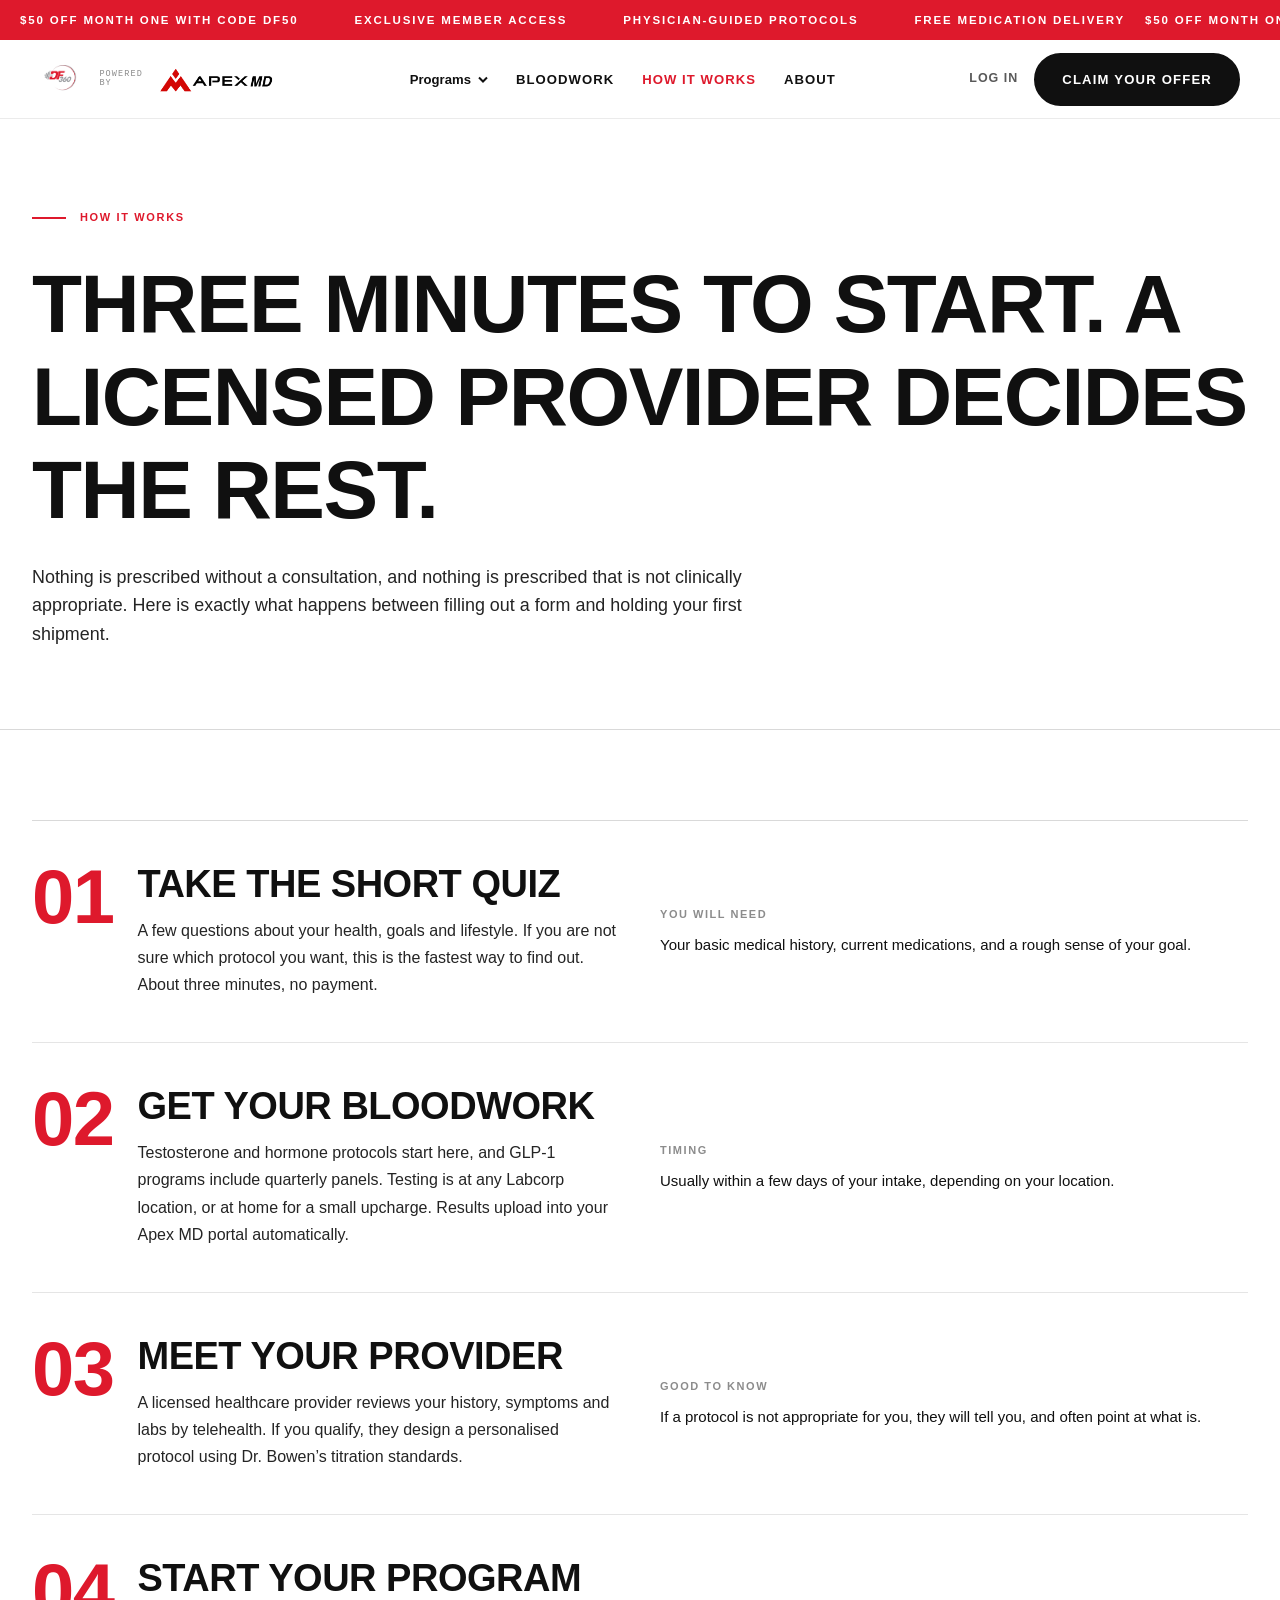
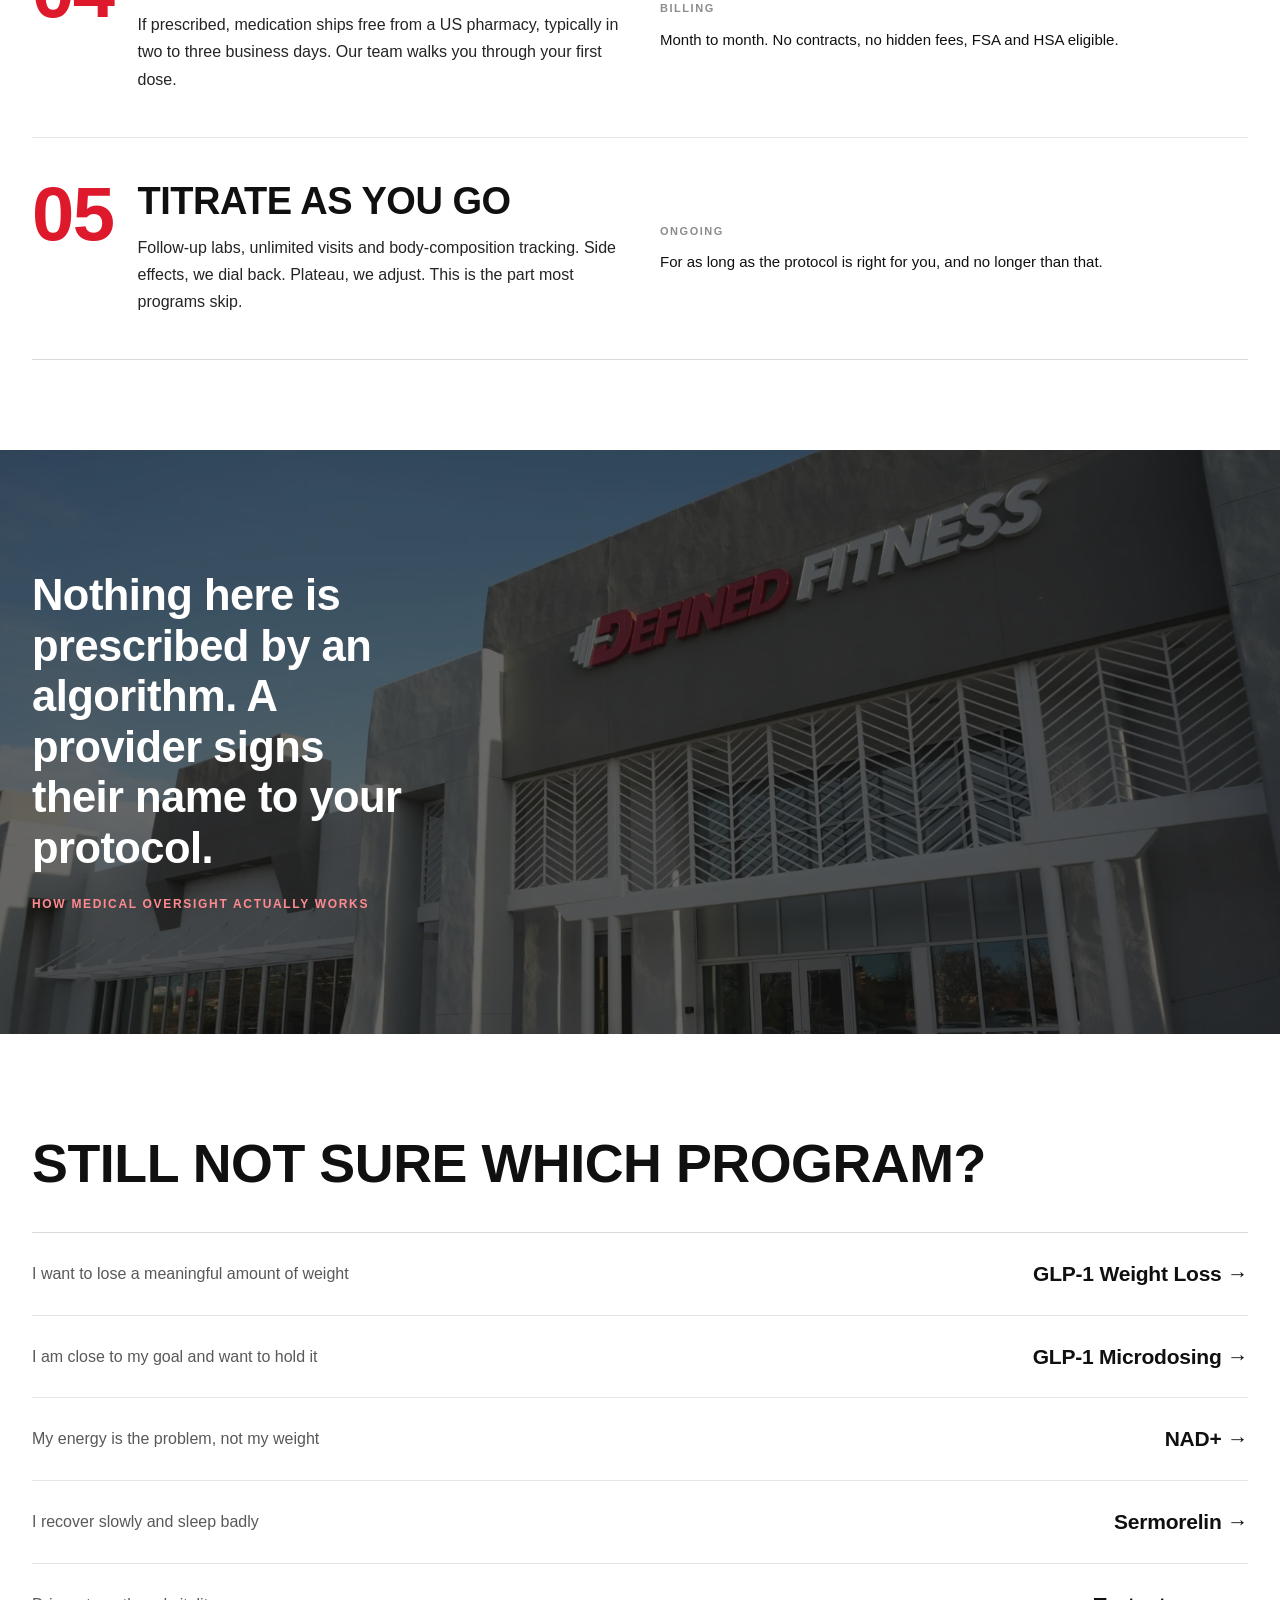
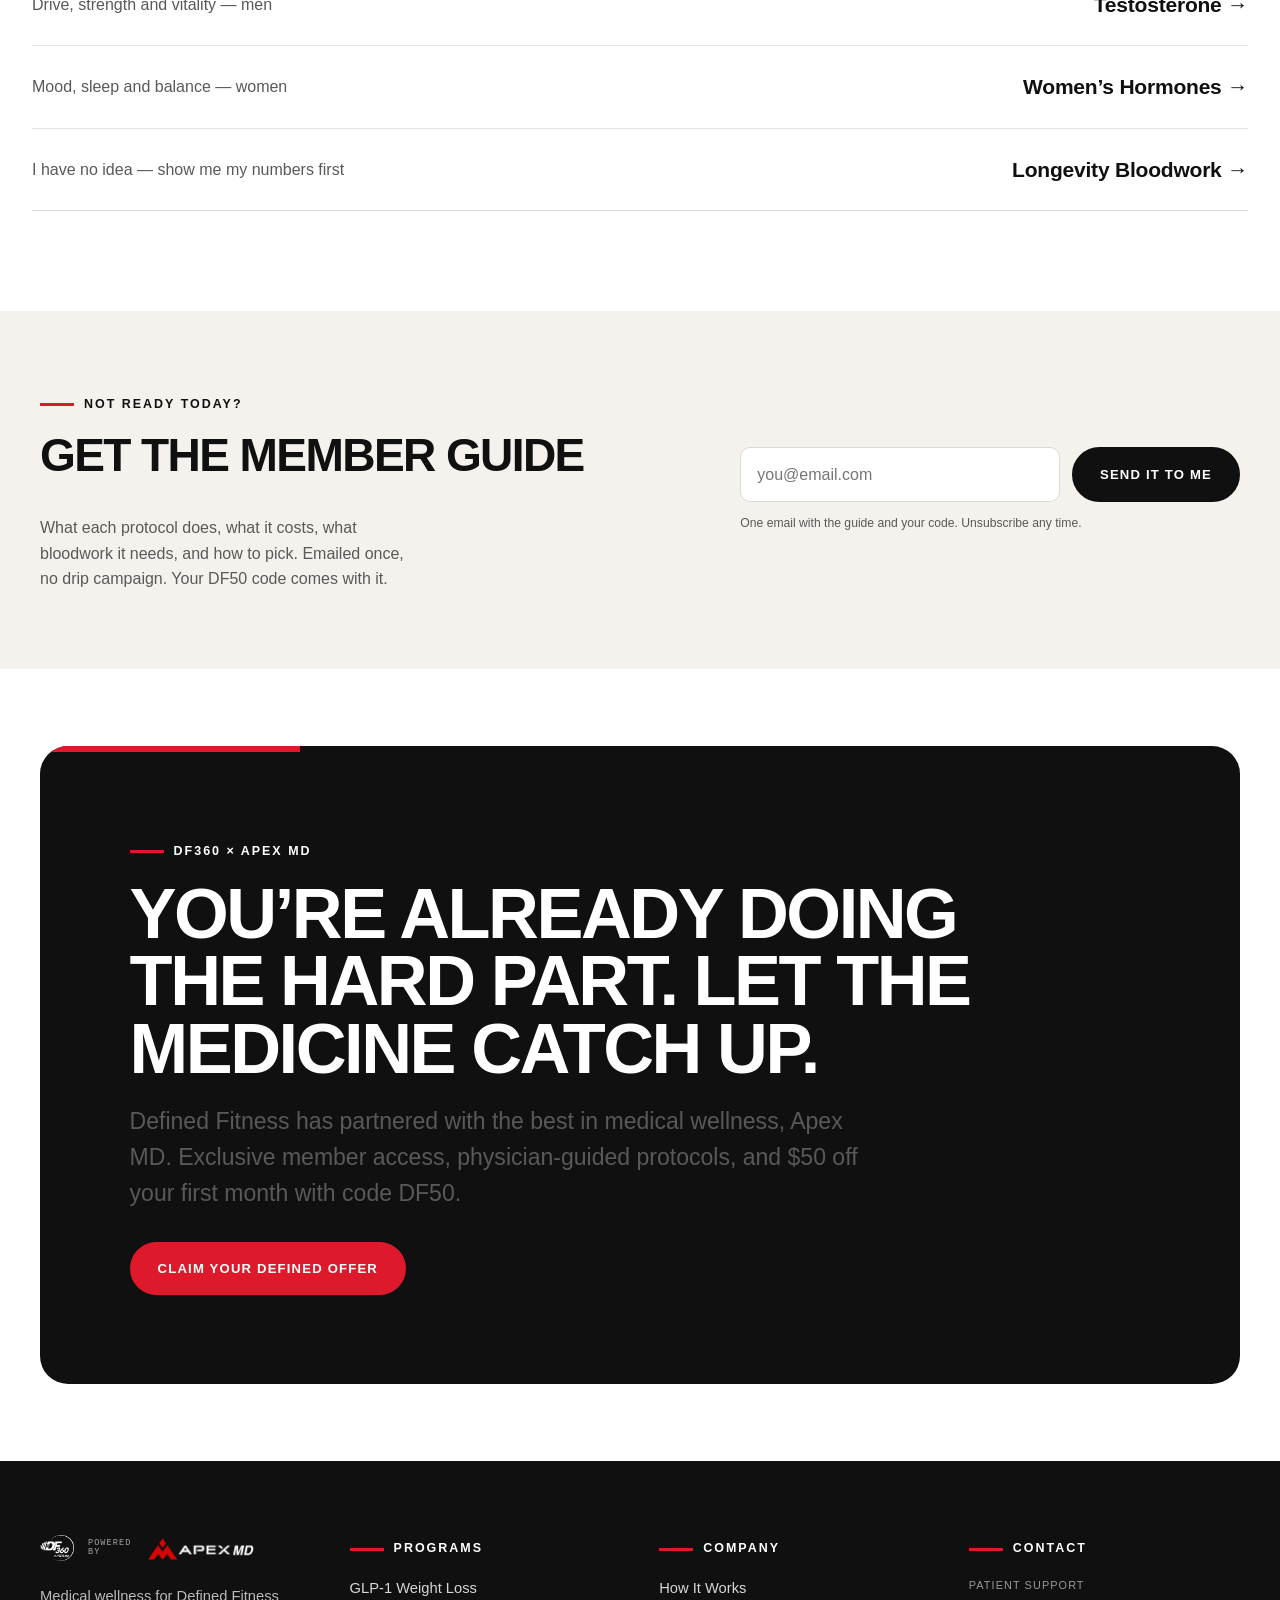
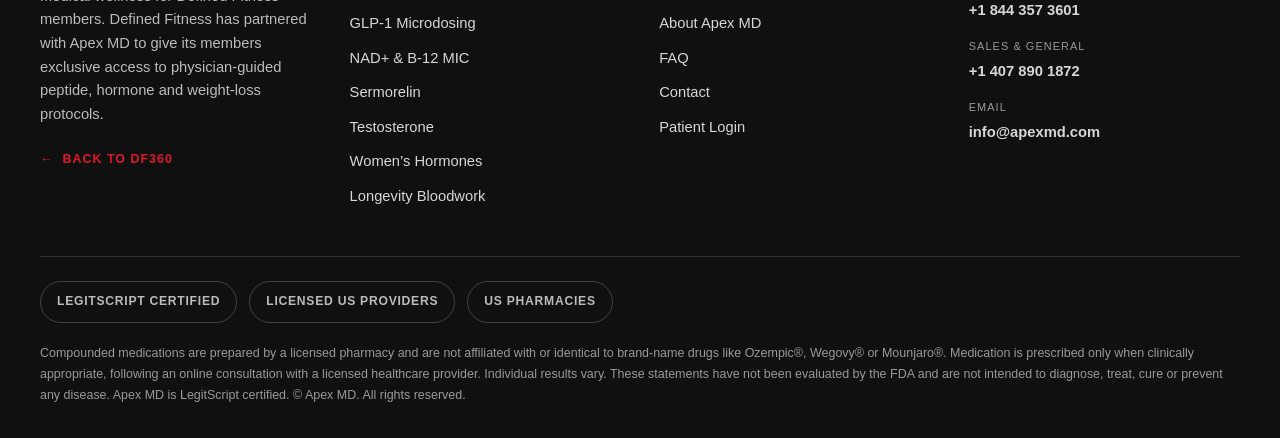
<file: how-it-works.html>
<!DOCTYPE html>
<html lang="en">
<head>
<meta charset="utf-8">
<meta name="viewport" content="width=device-width, initial-scale=1">
<title>How It Works — DF360 × Apex MD</title>
<meta name="description" content="How Apex MD works for Defined Fitness members: pick a protocol, complete intake, get labs, and have medication delivered in two to three days.">
<link rel="canonical" href="https://df360.apexmd.com/how-it-works.html">
<meta property="og:type" content="website">
<meta property="og:title" content="How It Works — DF360 × Apex MD">
<meta property="og:description" content="How Apex MD works for Defined Fitness members: pick a protocol, complete intake, get labs, and have medication delivered in two to three days.">
<meta property="og:url" content="https://df360.apexmd.com/how-it-works.html">
<link rel="stylesheet" href="df360-theme.css">

<style id="sp-responsive">
[data-spfloat]{display:none}[data-spnav]{display:flex}[data-spburger]{display:none}
[data-spcall]{display:none}[data-splogin]{display:inline}
@media (max-width:1040px){
[data-spfloat]{display:flex}[data-spnav]{display:none}[data-spburger]{display:flex}
[data-spcall]{display:inline-flex}[data-splogin]{display:none}}
@media (max-width:560px){.df-header .df-btn--sm{display:none}.df-header .df-nav{gap:14px}[data-spburger] span,[data-spcall] span{display:none}}
@media (max-width:360px){.df-header .df-lockup__by{display:none}}
#spQuiz[hidden],#spResult[hidden],#spStep1[hidden],#spMobile[hidden]{display:none!important}
#spMobile{position:fixed;inset:0;z-index:2000;background:var(--df-black,#111);color:#fff;padding:26px 22px;overflow:auto}
#spMobile a{display:block;padding:14px 0;border-bottom:1px solid rgba(255,255,255,.14);color:#fff;text-decoration:none;font-weight:800;letter-spacing:.04em;text-transform:uppercase}
#spMobile .spclose{background:none;border:0;color:#fff;font-size:2rem;cursor:pointer;float:right;line-height:1}
</style>
<script src="analytics.js"></script>
<link rel="icon" href="favicon.ico" sizes="any">
<link rel="icon" type="image/png" sizes="32x32" href="favicon-32.png">
<link rel="icon" type="image/png" sizes="16x16" href="favicon-16.png">
<link rel="apple-touch-icon" href="apple-touch-icon.png">
</head>
<body>
<!-- Google Tag Manager (noscript) -->
<noscript><iframe src="https://www.googletagmanager.com/ns.html?id=GTM-MVWKWK6D"
height="0" width="0" style="display:none;visibility:hidden"></iframe></noscript>
<!-- End Google Tag Manager (noscript) -->
<div class="sc-host" data-sc-name="How-It-Works"><div style="background: rgb(255, 255, 255); color: rgb(16, 16, 16); font-family: var(--df-font-body);">
  <div class="sc-host" data-sc-name="_SiteHeader"><div style="position: sticky; top: 0px; z-index: 1000;">
  <div class="df-offerbar">
    <div class="df-offerbar__track">
      <div class="df-offerbar__set"><span>$50 off month one with code DF50</span><span>Exclusive member access</span><span>Physician-guided protocols</span><span>Free medication delivery</span></div>
      <div class="df-offerbar__set" aria-hidden="true"><span>$50 off month one with code DF50</span><span>Exclusive member access</span><span>Physician-guided protocols</span><span>Free medication delivery</span></div>
    </div>
  </div>
  <header class="df-header" style="position: static;">
    <div class="df-container df-nav">
      <a class="df-lockup" href="index.html" style="display: flex; align-items: center; gap: 14px;">
        <img class="df-lockup__df360" src="img/df360/logo-df360-grey.webp?v=09c337cb" alt="DF360" fetchpriority="high" decoding="async">
        <span class="df-lockup__by" style="font-family: var(--df-font-mono); font-size: 8.5px; line-height: 1.1; letter-spacing: 0.13em; text-transform: uppercase; color: var(--df-gray-500); white-space: nowrap;">Powered<br>by</span>
        <img class="df-lockup__apex" src="img/df360/logo-apex-dark.webp?v=c590a35a" alt="Apex MD" width="1784" height="477" fetchpriority="high" decoding="async">
      </a>
      <nav class="df-nav__links" data-spnav="1" style="">
        <div style="position: relative;">
          <button type="button" aria-haspopup="true" aria-expanded="false" style="display: flex; align-items: center; gap: 7px; background: none; border: 0px; padding: 8px 0px; cursor: pointer; font: inherit; color: inherit;">
            <span>Programs</span>
            <svg width="10" height="7" viewBox="0 0 10 7" fill="none" aria-hidden="true"><path d="M1 1.5 5 5.5 9 1.5" stroke="currentColor" stroke-width="2"></path></svg>
          </button>
          <div class="df-navmenu" style="display: none;">
            <a href="weight-loss.html">GLP-1 Weight Loss</a>
            <a href="glp-1-microdosing.html">GLP-1 Microdosing</a>
            <a href="nad.html">NAD+ &amp; B-12 MIC</a>
            <a href="sermorelin.html">Sermorelin</a>
            <a href="testosterone.html">Testosterone</a>
            <a href="hormones.html">Women’s Hormones</a>
            <a href="bloodwork.html">Longevity Bloodwork</a>
          </div>
          
        </div>
        <a href="bloodwork.html">Bloodwork</a>
        <a href="how-it-works.html" aria-current="page" style="color: var(--df-red);">How It Works</a>
        <a href="about.html">About</a>
      </nav>
      <div style="display: flex; align-items: center; gap: 16px; flex: 0 0 auto;">
        <button data-spburger="1" aria-label="Menu" style="align-items: center; gap: 9px; background: none; border: 0px; cursor: pointer; padding: 8px 2px; font-size: 0.8rem; font-weight: 800; letter-spacing: 0.08em; text-transform: uppercase; color: var(--df-black);">
          <svg width="20" height="12" viewBox="0 0 20 12" fill="none" aria-hidden="true"><path d="M0 1h20M0 6h20M0 11h20" stroke="currentColor" stroke-width="2"></path></svg>
          <span>Menu</span>
        </button>
        <a href="tel:+18443573601" data-spcall="1" aria-label="Call patient support" style="align-items: center; gap: 8px; font-size: 0.78rem; font-weight: 800; letter-spacing: 0.06em; text-transform: uppercase; color: var(--df-black); white-space: nowrap;">
          <svg width="15" height="15" viewBox="0 0 24 24" fill="none" aria-hidden="true"><path d="M22 16.9v3a2 2 0 0 1-2.2 2 19.8 19.8 0 0 1-8.6-3.1 19.5 19.5 0 0 1-6-6A19.8 19.8 0 0 1 2.1 4.2 2 2 0 0 1 4.1 2h3a2 2 0 0 1 2 1.7c.1.9.4 1.8.7 2.6a2 2 0 0 1-.5 2.1L8.1 9.7a16 16 0 0 0 6 6l1.3-1.3a2 2 0 0 1 2.1-.4c.8.3 1.7.6 2.6.7a2 2 0 0 1 1.7 2Z" stroke="currentColor" stroke-width="2"></path></svg>
          <span>Call</span>
        </a>
        <a href="https://ehr.apexmd.com/login" data-splogin="1" style="font-size: 0.78rem; font-weight: 800; letter-spacing: 0.08em; text-transform: uppercase; color: var(--df-gray-700); white-space: nowrap;">Log In</a>
        <button class="df-btn df-btn--red df-btn--sm" style="white-space: nowrap;">Claim Your Offer</button>
      </div>
    </div>
  </header>
  </div><button class="df-float" data-spfloat="1" style="">
  <span>Not sure where to start? Take the 60-second quiz</span>
  <span style="color: var(--df-red);">→</span></button></div>

  <section data-screen-label="Hero" style="border-bottom: 1px solid rgb(217, 217, 217);">
    <div style="max-width: 1320px; margin: 0px auto; padding: 90px 32px 80px;">
      <div style="display: flex; align-items: center; gap: 14px; margin-bottom: 30px;">
        <span style="width: 34px; height: 2px; background: rgb(222, 25, 44); display: block;"></span>
        <span style="font-size: 11px; font-weight: 700; letter-spacing: 0.15em; text-transform: uppercase; color: rgb(222, 25, 44);">How it works</span>
      </div>
      <h1 style="font-size: clamp(44px, 6.4vw, 96px); line-height: 1.14; letter-spacing: -0.018em; margin: 0px 0px 26px; max-width: 16em;">Three Minutes to Start. A Licensed Provider Decides the Rest.</h1>
      <p style="font-size: clamp(16px, 1.4vw, 20px); line-height: 1.6; color: rgb(36, 36, 36); max-width: 40em; margin: 0px;">Nothing is prescribed without a consultation, and nothing is prescribed that is not clinically appropriate. Here is exactly what happens between filling out a form and holding your first shipment.</p>
    </div>
  </section>

  <section data-screen-label="Steps" style="max-width: 1320px; margin: 0px auto; padding: 90px 32px;">
    <div style="border-top: 1px solid rgb(217, 217, 217);">
      <div style="display: grid; grid-template-columns: repeat(auto-fit, minmax(300px, 1fr)); gap: 40px; padding: 44px 0px; border-bottom: 1px solid rgba(0, 0, 0, 0.1);">
        <div style="display: flex; gap: 24px; align-items: flex-start;">
          <div style="font-size: clamp(48px, 6vw, 76px); font-weight: 700; letter-spacing: -0.02em; color: rgb(222, 25, 44); line-height: 0.85;">01</div>
          <div>
            <h2 style="font-size: clamp(26px, 3vw, 38px); letter-spacing: -0.013em; margin: 0px 0px 12px; line-height: 1.05;">Take the short quiz</h2>
            <p style="font-size: 16px; line-height: 1.7; color: rgb(36, 36, 36); margin: 0px;">A few questions about your health, goals and lifestyle. If you are not sure which protocol you want, this is the fastest way to find out. About three minutes, no payment.</p>
          </div>
        </div>
        <div style="display: flex; flex-direction: column; gap: 10px; justify-content: center;">
          <div style="font-size: 11px; font-weight: 700; letter-spacing: 0.14em; text-transform: uppercase; color: rgb(140, 140, 140);">You will need</div>
          <div style="font-size: 15px;">Your basic medical history, current medications, and a rough sense of your goal.</div>
        </div>
      </div>
      <div style="display: grid; grid-template-columns: repeat(auto-fit, minmax(300px, 1fr)); gap: 40px; padding: 44px 0px; border-bottom: 1px solid rgba(0, 0, 0, 0.1);">
        <div style="display: flex; gap: 24px; align-items: flex-start;">
          <div style="font-size: clamp(48px, 6vw, 76px); font-weight: 700; letter-spacing: -0.02em; color: rgb(222, 25, 44); line-height: 0.85;">02</div>
          <div>
            <h2 style="font-size: clamp(26px, 3vw, 38px); letter-spacing: -0.013em; margin: 0px 0px 12px; line-height: 1.05;">Get your bloodwork</h2>
            <p style="font-size: 16px; line-height: 1.7; color: rgb(36, 36, 36); margin: 0px;">Testosterone and hormone protocols start here, and GLP-1 programs include quarterly panels. Testing is at any Labcorp location, or at home for a small upcharge. Results upload into your Apex MD portal automatically.</p>
          </div>
        </div>
        <div style="display: flex; flex-direction: column; gap: 10px; justify-content: center;">
          <div style="font-size: 11px; font-weight: 700; letter-spacing: 0.14em; text-transform: uppercase; color: rgb(140, 140, 140);">Timing</div>
          <div style="font-size: 15px;">Usually within a few days of your intake, depending on your location.</div>
        </div>
      </div>
      <div style="display: grid; grid-template-columns: repeat(auto-fit, minmax(300px, 1fr)); gap: 40px; padding: 44px 0px; border-bottom: 1px solid rgba(0, 0, 0, 0.1);">
        <div style="display: flex; gap: 24px; align-items: flex-start;">
          <div style="font-size: clamp(48px, 6vw, 76px); font-weight: 700; letter-spacing: -0.02em; color: rgb(222, 25, 44); line-height: 0.85;">03</div>
          <div>
            <h2 style="font-size: clamp(26px, 3vw, 38px); letter-spacing: -0.013em; margin: 0px 0px 12px; line-height: 1.05;">Meet your provider</h2>
            <p style="font-size: 16px; line-height: 1.7; color: rgb(36, 36, 36); margin: 0px;">A licensed healthcare provider reviews your history, symptoms and labs by telehealth. If you qualify, they design a personalised protocol using Dr. Bowen’s titration standards.</p>
          </div>
        </div>
        <div style="display: flex; flex-direction: column; gap: 10px; justify-content: center;">
          <div style="font-size: 11px; font-weight: 700; letter-spacing: 0.14em; text-transform: uppercase; color: rgb(140, 140, 140);">Good to know</div>
          <div style="font-size: 15px;">If a protocol is not appropriate for you, they will tell you, and often point at what is.</div>
        </div>
      </div>
      <div style="display: grid; grid-template-columns: repeat(auto-fit, minmax(300px, 1fr)); gap: 40px; padding: 44px 0px; border-bottom: 1px solid rgba(0, 0, 0, 0.1);">
        <div style="display: flex; gap: 24px; align-items: flex-start;">
          <div style="font-size: clamp(48px, 6vw, 76px); font-weight: 700; letter-spacing: -0.02em; color: rgb(222, 25, 44); line-height: 0.85;">04</div>
          <div>
            <h2 style="font-size: clamp(26px, 3vw, 38px); letter-spacing: -0.013em; margin: 0px 0px 12px; line-height: 1.05;">Start your program</h2>
            <p style="font-size: 16px; line-height: 1.7; color: rgb(36, 36, 36); margin: 0px;">If prescribed, medication ships free from a US pharmacy, typically in two to three business days. Our team walks you through your first dose.</p>
          </div>
        </div>
        <div style="display: flex; flex-direction: column; gap: 10px; justify-content: center;">
          <div style="font-size: 11px; font-weight: 700; letter-spacing: 0.14em; text-transform: uppercase; color: rgb(140, 140, 140);">Billing</div>
          <div style="font-size: 15px;">Month to month. No contracts, no hidden fees, FSA and HSA eligible.</div>
        </div>
      </div>
      <div style="display: grid; grid-template-columns: repeat(auto-fit, minmax(300px, 1fr)); gap: 40px; padding: 44px 0px; border-bottom: 1px solid rgb(217, 217, 217);">
        <div style="display: flex; gap: 24px; align-items: flex-start;">
          <div style="font-size: clamp(48px, 6vw, 76px); font-weight: 700; letter-spacing: -0.02em; color: rgb(222, 25, 44); line-height: 0.85;">05</div>
          <div>
            <h2 style="font-size: clamp(26px, 3vw, 38px); letter-spacing: -0.013em; margin: 0px 0px 12px; line-height: 1.05;">Titrate as you go</h2>
            <p style="font-size: 16px; line-height: 1.7; color: rgb(36, 36, 36); margin: 0px;">Follow-up labs, unlimited visits and body-composition tracking. Side effects, we dial back. Plateau, we adjust. This is the part most programs skip.</p>
          </div>
        </div>
        <div style="display: flex; flex-direction: column; gap: 10px; justify-content: center;">
          <div style="font-size: 11px; font-weight: 700; letter-spacing: 0.14em; text-transform: uppercase; color: rgb(140, 140, 140);">Ongoing</div>
          <div style="font-size: 15px;">For as long as the protocol is right for you, and no longer than that.</div>
        </div>
      </div>
    </div>
  </section>

  <section data-screen-label="Photo" style="position: relative; background: rgb(16, 16, 16); color: rgb(255, 255, 255);">
    <img src="img/df360/club-exterior.webp?v=45f3a5f5" alt="A Defined Fitness club" style="object-position: 76% 50%; position: absolute; inset: 0px; width: 100%; height: 100%; object-fit: cover; opacity: 0.36;" width="768" height="1376" loading="lazy" decoding="async">
    <div style="position: relative; max-width: 1320px; margin: 0px auto; padding: 120px 32px;">
      <blockquote style="margin: 0px; max-width: 24em;">
        <p style="font-size: clamp(26px, 3.4vw, 46px); line-height: 1.16; letter-spacing: -0.013em; font-weight: 700; margin: 0px 0px 22px;">Nothing here is prescribed by an algorithm. A provider signs their name to your protocol.</p>
        <footer style="font-size: 12px; font-weight: 700; letter-spacing: 0.14em; text-transform: uppercase; color: rgb(255, 138, 143);">How medical oversight actually works</footer>
      </blockquote>
    </div>
  </section>

  <section data-screen-label="Which" style="max-width: 1320px; margin: 0px auto; padding: 100px 32px;">
    <h2 style="font-size: clamp(32px, 4.2vw, 54px); line-height: 1.08; letter-spacing: -0.008em; margin: 0px 0px 40px; max-width: 20em;">Still not sure which program?</h2>
    <div style="border-top: 1px solid rgb(217, 217, 217);">
      <a href="weight-loss.html" class="scp0" style="display: flex; flex-wrap: wrap; justify-content: space-between; align-items: center; gap: 20px; padding: 24px 0px; border-bottom: 1px solid rgba(0, 0, 0, 0.1); text-decoration: none; color: rgb(16, 16, 16);">
        <span style="font-size: 16px; color: rgb(89, 89, 89); flex: 1 1 300px;">I want to lose a meaningful amount of weight</span>
        <span style="font-size: 21px; font-weight: 700; letter-spacing: -0.01em;">GLP-1 Weight Loss →</span>
      </a>
      <a href="glp-1-microdosing.html" class="scp0" style="display: flex; flex-wrap: wrap; justify-content: space-between; align-items: center; gap: 20px; padding: 24px 0px; border-bottom: 1px solid rgba(0, 0, 0, 0.1); text-decoration: none; color: rgb(16, 16, 16);">
        <span style="font-size: 16px; color: rgb(89, 89, 89); flex: 1 1 300px;">I am close to my goal and want to hold it</span>
        <span style="font-size: 21px; font-weight: 700; letter-spacing: -0.01em;">GLP-1 Microdosing →</span>
      </a>
      <a href="nad.html" class="scp0" style="display: flex; flex-wrap: wrap; justify-content: space-between; align-items: center; gap: 20px; padding: 24px 0px; border-bottom: 1px solid rgba(0, 0, 0, 0.1); text-decoration: none; color: rgb(16, 16, 16);">
        <span style="font-size: 16px; color: rgb(89, 89, 89); flex: 1 1 300px;">My energy is the problem, not my weight</span>
        <span style="font-size: 21px; font-weight: 700; letter-spacing: -0.01em;">NAD+ →</span>
      </a>
      <a href="sermorelin.html" class="scp0" style="display: flex; flex-wrap: wrap; justify-content: space-between; align-items: center; gap: 20px; padding: 24px 0px; border-bottom: 1px solid rgba(0, 0, 0, 0.1); text-decoration: none; color: rgb(16, 16, 16);">
        <span style="font-size: 16px; color: rgb(89, 89, 89); flex: 1 1 300px;">I recover slowly and sleep badly</span>
        <span style="font-size: 21px; font-weight: 700; letter-spacing: -0.01em;">Sermorelin →</span>
      </a>
      <a href="testosterone.html" class="scp0" style="display: flex; flex-wrap: wrap; justify-content: space-between; align-items: center; gap: 20px; padding: 24px 0px; border-bottom: 1px solid rgba(0, 0, 0, 0.1); text-decoration: none; color: rgb(16, 16, 16);">
        <span style="font-size: 16px; color: rgb(89, 89, 89); flex: 1 1 300px;">Drive, strength and vitality — men</span>
        <span style="font-size: 21px; font-weight: 700; letter-spacing: -0.01em;">Testosterone →</span>
      </a>
      <a href="hormones.html" class="scp0" style="display: flex; flex-wrap: wrap; justify-content: space-between; align-items: center; gap: 20px; padding: 24px 0px; border-bottom: 1px solid rgba(0, 0, 0, 0.1); text-decoration: none; color: rgb(16, 16, 16);">
        <span style="font-size: 16px; color: rgb(89, 89, 89); flex: 1 1 300px;">Mood, sleep and balance — women</span>
        <span style="font-size: 21px; font-weight: 700; letter-spacing: -0.01em;">Women’s Hormones →</span>
      </a>
      <a href="bloodwork.html" class="scp0" style="display: flex; flex-wrap: wrap; justify-content: space-between; align-items: center; gap: 20px; padding: 24px 0px; border-bottom: 1px solid rgb(217, 217, 217); text-decoration: none; color: rgb(16, 16, 16);">
        <span style="font-size: 16px; color: rgb(89, 89, 89); flex: 1 1 300px;">I have no idea — show me my numbers first</span>
        <span style="font-size: 21px; font-weight: 700; letter-spacing: -0.01em;">Longevity Bloodwork →</span>
      </a>
    </div>
  </section>

  <div class="sc-host" data-sc-name="_SiteFooter"><section class="df-section df-section--tight df-section--soft" data-screen-label="Lead capture">
  <div class="df-container">
    <div class="df-split df-split--lead" style="align-items: center;">
      <div>
        <div class="df-kicker">Not Ready Today?</div>
        <h2 style="font-size: clamp(2rem, 3.6vw, 3.4rem);">Get the Member Guide</h2>
        <p class="df-muted" style="max-width: 42ch; margin: 0px;">What each protocol does, what it costs, what bloodwork it needs, and how to pick. Emailed once, no drip campaign. Your DF50 code comes with it.</p>
      </div>
      <div>
        
          <form style="display: flex; flex-wrap: wrap; gap: 12px;" data-lead="guide">
            <input type="text" name="company" tabindex="-1" autocomplete="off" aria-hidden="true" style="position:absolute;left:-9999px;width:1px;height:1px;opacity:0">
            <label for="lead-email" style="position: absolute; width: 1px; height: 1px; overflow: hidden; clip: rect(0px, 0px, 0px, 0px);">Email address</label>
            <input class="df-field" id="lead-email" name="email" type="email" required="" placeholder="you@email.com" style="flex: 1 1 220px;">
            <button class="df-btn df-btn--red" type="submit">Send It To Me</button>
            <p class="df-muted" style="flex: 1 1 100%; font-size: 0.76rem; margin: 0px;">One email with the guide and your code. Unsubscribe any time.</p>
          </form>
        
        
      </div>
    </div>
  </div></section><section class="df-section df-section--tight" style="background: var(--df-white);">
  <div class="df-container">
    <div class="df-cta">
      <div class="df-kicker" style="color: var(--df-white);">DF360 × Apex MD</div>
      <h2>You’re Already Doing the Hard Part. Let the Medicine Catch Up.</h2>
      <p class="df-lead df-muted" style="margin-bottom: 30px;">Defined Fitness has partnered with the best in medical wellness, Apex MD. Exclusive member access, physician-guided protocols, and $50 off your first month with code DF50.</p>
      <div style="display: flex; flex-wrap: wrap; gap: 14px;">
        <a class="df-btn df-btn--red" href="https://formdefined.apexmd.com/?categoryId=weight-loss" target="_blank" rel="noopener">Claim Your Defined Offer</a>
        <a class="df-btn df-btn--outline" href="how-it-works.html">Not Sure Where to Start?</a>
      </div>
    </div>
  </div></section><footer class="df-footer">
  <div class="df-container">
    <div class="df-grid" style="grid-template-columns: repeat(auto-fit, minmax(230px, 1fr));">
      <div>
        <div style="display: flex; align-items: center; gap: 14px; margin-bottom: 22px;">
          <img src="img/df360/logo-df360-white.webp?v=10a34cec" alt="DF360" style="height: 26px; width: auto;" loading="lazy" decoding="async">
          <span style="font-family: var(--df-font-mono); font-size: 8.5px; line-height: 1.1; letter-spacing: 0.13em; text-transform: uppercase; color: rgba(255,255,255,0.62); white-space: nowrap;">Powered<br>by</span>
          <img src="img/df360/logo-apex-white.webp?v=296ee9a3" alt="Apex MD" style="height: 30px; width: auto;" width="1784" height="477" loading="lazy" decoding="async">
        </div>
        <p style="max-width: 34em; color: rgb(187, 187, 187); font-size: 0.92rem;">Medical wellness for Defined Fitness members. Defined Fitness has partnered with Apex MD to give its members exclusive access to physician-guided peptide, hormone and weight-loss protocols.</p>
        <a href="https://www.defined.com" style="display: inline-flex; align-items: center; gap: 9px; color: var(--df-red); font-size: 0.78rem; font-weight: 800; letter-spacing: 0.08em; text-transform: uppercase;"><span>←</span><span>Back to DF360</span></a>
      </div>
      <div>
        <div class="df-kicker" style="color: var(--df-white);">Programs</div>
        <div style="display: flex; flex-direction: column; gap: 11px; font-size: 0.92rem;">
          <a href="weight-loss.html">GLP-1 Weight Loss</a>
          <a href="glp-1-microdosing.html">GLP-1 Microdosing</a>
          <a href="nad.html">NAD+ &amp; B-12 MIC</a>
          <a href="sermorelin.html">Sermorelin</a>
          <a href="testosterone.html">Testosterone</a>
          <a href="hormones.html">Women’s Hormones</a>
          <a href="bloodwork.html">Longevity Bloodwork</a>
        </div>
      </div>
      <div>
        <div class="df-kicker" style="color: var(--df-white);">Company</div>
        <div style="display: flex; flex-direction: column; gap: 11px; font-size: 0.92rem;">
          <a href="how-it-works.html">How It Works</a>
          <a href="about.html">About Apex MD</a>
          <a href="faq.html">FAQ</a>
          <a href="contact.html">Contact</a>
          <a href="https://ehr.apexmd.com/login">Patient Login</a>
        </div>
      </div>
      <div>
        <div class="df-kicker" style="color: var(--df-white);">Contact</div>
        <div style="display: flex; flex-direction: column; gap: 16px; font-size: 0.92rem;">
          <div>
            <div style="font-size: 0.68rem; color: rgb(153, 153, 153); letter-spacing: 0.1em; text-transform: uppercase; margin-bottom: 4px;">Patient support</div>
            <a href="tel:+18443573601" style="font-weight: 800;">+1 844 357 3601</a>
          </div>
          <div>
            <div style="font-size: 0.68rem; color: rgb(153, 153, 153); letter-spacing: 0.1em; text-transform: uppercase; margin-bottom: 4px;">Sales &amp; general</div>
            <a href="tel:+14078901872" style="font-weight: 800;">+1 407 890 1872</a>
          </div>
          <div>
            <div style="font-size: 0.68rem; color: rgb(153, 153, 153); letter-spacing: 0.1em; text-transform: uppercase; margin-bottom: 4px;">Email</div>
            <a href="mailto:info@apexmd.com" style="font-weight: 800;">info@apexmd.com</a>
          </div>
        </div>
      </div>
    </div>
    <div class="df-footer__bottom">
      <div class="df-feature-strip" style="margin-bottom: 20px;">
        <span class="df-chip" style="background: transparent; border-color: rgba(255, 255, 255, 0.2); color: rgb(187, 187, 187);">LegitScript certified</span>
        <span class="df-chip" style="background: transparent; border-color: rgba(255, 255, 255, 0.2); color: rgb(187, 187, 187);">Licensed US providers</span>
        <span class="df-chip" style="background: transparent; border-color: rgba(255, 255, 255, 0.2); color: rgb(187, 187, 187);">US pharmacies</span>
      </div>
      <p style="margin: 0px; font-size: 0.78rem; line-height: 1.7;">Compounded medications are prepared by a licensed pharmacy and are not affiliated with or identical to brand-name drugs like Ozempic®, Wegovy® or Mounjaro®. Medication is prescribed only when clinically appropriate, following an online consultation with a licensed healthcare provider. Individual results vary. These statements have not been evaluated by the FDA and are not intended to diagnose, treat, cure or prevent any disease. Apex MD is LegitScript certified. © Apex MD. All rights reserved.</p>
    </div>
  </div></footer></div></div></div>

  <div class="df-quiz__backdrop" id="spQuiz" hidden>
    <div class="df-quiz">
      <div class="df-quiz__head">
        <div style="display: flex; align-items: baseline; gap: 14px;">
          <span style="font-size: 0.68rem; font-weight: 800; letter-spacing: 0.16em; text-transform: uppercase; color: var(--df-red);"><span id="spStepLabel">01 / 02</span></span>
          <span style="font-size: 0.95rem; font-weight: 800; letter-spacing: 0.04em; text-transform: uppercase;">Find Your Program</span>
        </div>
        <button aria-label="Close" data-spquiz-close="1" style="background: none; border: 0px; color: inherit; cursor: pointer; font-size: 1.5rem; line-height: 1; padding: 2px 6px;">×</button>
      </div>

      
        <div class="df-quiz__body" id="spStep1">
          <h2 style="font-size: clamp(2rem, 4vw, 3rem); margin-bottom: 12px;">What Are You Here to Change?</h2>
          <p class="df-muted" style="margin-bottom: 22px;">Pick the one that sounds most like you. We will point you at the right protocol and pre-fill your intake.</p>
          <div style="display: grid; gap: 0px;">
            <button class="df-quiz__opt" data-key="glp1"><span class="df-quiz__num">01</span><b>Lose weight and keep it off</b><span style="color: var(--df-red); font-weight: 800;">→</span></button>
            <button class="df-quiz__opt" data-key="micro"><span class="df-quiz__num">02</span><b>Quiet the food noise and improve metabolic health</b><span style="color: var(--df-red); font-weight: 800;">→</span></button>
            <button class="df-quiz__opt" data-key="nad"><span class="df-quiz__num">03</span><b>Get my energy back at the cellular level</b><span style="color: var(--df-red); font-weight: 800;">→</span></button>
            <button class="df-quiz__opt" data-key="sermorelin"><span class="df-quiz__num">04</span><b>Build muscle, recover faster, sleep deeper</b><span style="color: var(--df-red); font-weight: 800;">→</span></button>
            <button class="df-quiz__opt" data-key="trt"><span class="df-quiz__num">05</span><b>Drive, strength and vitality — men</b><span style="color: var(--df-red); font-weight: 800;">→</span></button>
            <button class="df-quiz__opt" data-key="hrt"><span class="df-quiz__num">06</span><b>Mood, sleep and balance — women</b><span style="color: var(--df-red); font-weight: 800;">→</span></button>
            <button class="df-quiz__opt" data-key="b12"><span class="df-quiz__num">07</span><b>A straightforward energy lift</b><span style="color: var(--df-red); font-weight: 800;">→</span></button>
            <button class="df-quiz__opt" data-key="bloodwork" style="border-bottom: 0px;"><span class="df-quiz__num">08</span><b>Not sure yet — show me my numbers first</b><span style="color: var(--df-red); font-weight: 800;">→</span></button>
          </div>
        </div>
        <div class="df-quiz__body" id="spResult" hidden>
          <div class="df-kicker" style="margin-bottom:14px">Your recommended protocol</div>
          <h2 style="font-size:clamp(2.2rem,4.4vw,3.4rem);margin-bottom:16px" id="spName"></h2>
          <p style="font-size:1.05rem;margin-bottom:24px" id="spWhy"></p>
          <div class="df-stats df-stats--light" style="border-top:1px solid var(--df-gray-300);border-bottom:1px solid var(--df-gray-300);margin-bottom:26px">
            <div class="df-stat"><div class="df-stat__label" style="margin:0 0 6px">Member price</div><div class="df-stat__num" style="font-size:1.6rem" id="spPrice"></div></div>
            <div class="df-stat"><div class="df-stat__label" style="margin:0 0 6px">Bloodwork</div><div class="df-stat__num" style="font-size:1.6rem" id="spLabs"></div></div>
            <div class="df-stat"><div class="df-stat__label" style="margin:0 0 6px">Commitment</div><div class="df-stat__num" style="font-size:1.6rem">Month to month</div></div>
          </div>
          <div style="display:flex;flex-wrap:wrap;gap:12px;align-items:center">
            <a class="df-btn df-btn--red" id="spForm" href="#">Claim Your Defined Offer</a>
            <a class="df-btn df-btn--outline" id="spPage" href="#">Read the program first</a>
            <button class="df-btn df-btn--ghost" type="button" data-spquiz-back="1"><span aria-hidden="true">←</span> Back to questions</button>
          </div>
        </div>
      

      
    </div>
  </div>
<div id="spMobile" hidden>
  <button class="spclose" data-spmobile-close="1" aria-label="Close menu">&times;</button>
  <div style="clear:both;height:8px"></div>
  <a href="weight-loss.html">GLP-1 Weight Loss</a>
  <a href="glp-1-microdosing.html">GLP-1 Microdosing</a>
  <a href="testosterone.html">Testosterone</a>
  <a href="hormones.html">Hormone Replacement</a>
  <a href="nad.html">NAD+</a>
  <a href="sermorelin.html">Sermorelin</a>
  <a href="bloodwork.html">Bloodwork</a>
  <a href="how-it-works.html">How It Works</a>
  <a href="about.html">About</a>
  <a href="faq.html">FAQ</a>
  <a href="contact.html">Contact</a>
  <a href="#" data-spquiz-open="1" style="color:var(--df-red,#DE192C)">Find My Program &rarr;</a>
</div>
<script src="df360-app.js"></script>
<script src="chatbot.js"></script>
<script src="affiliate.js"></script>
</body>
</html>
</file>
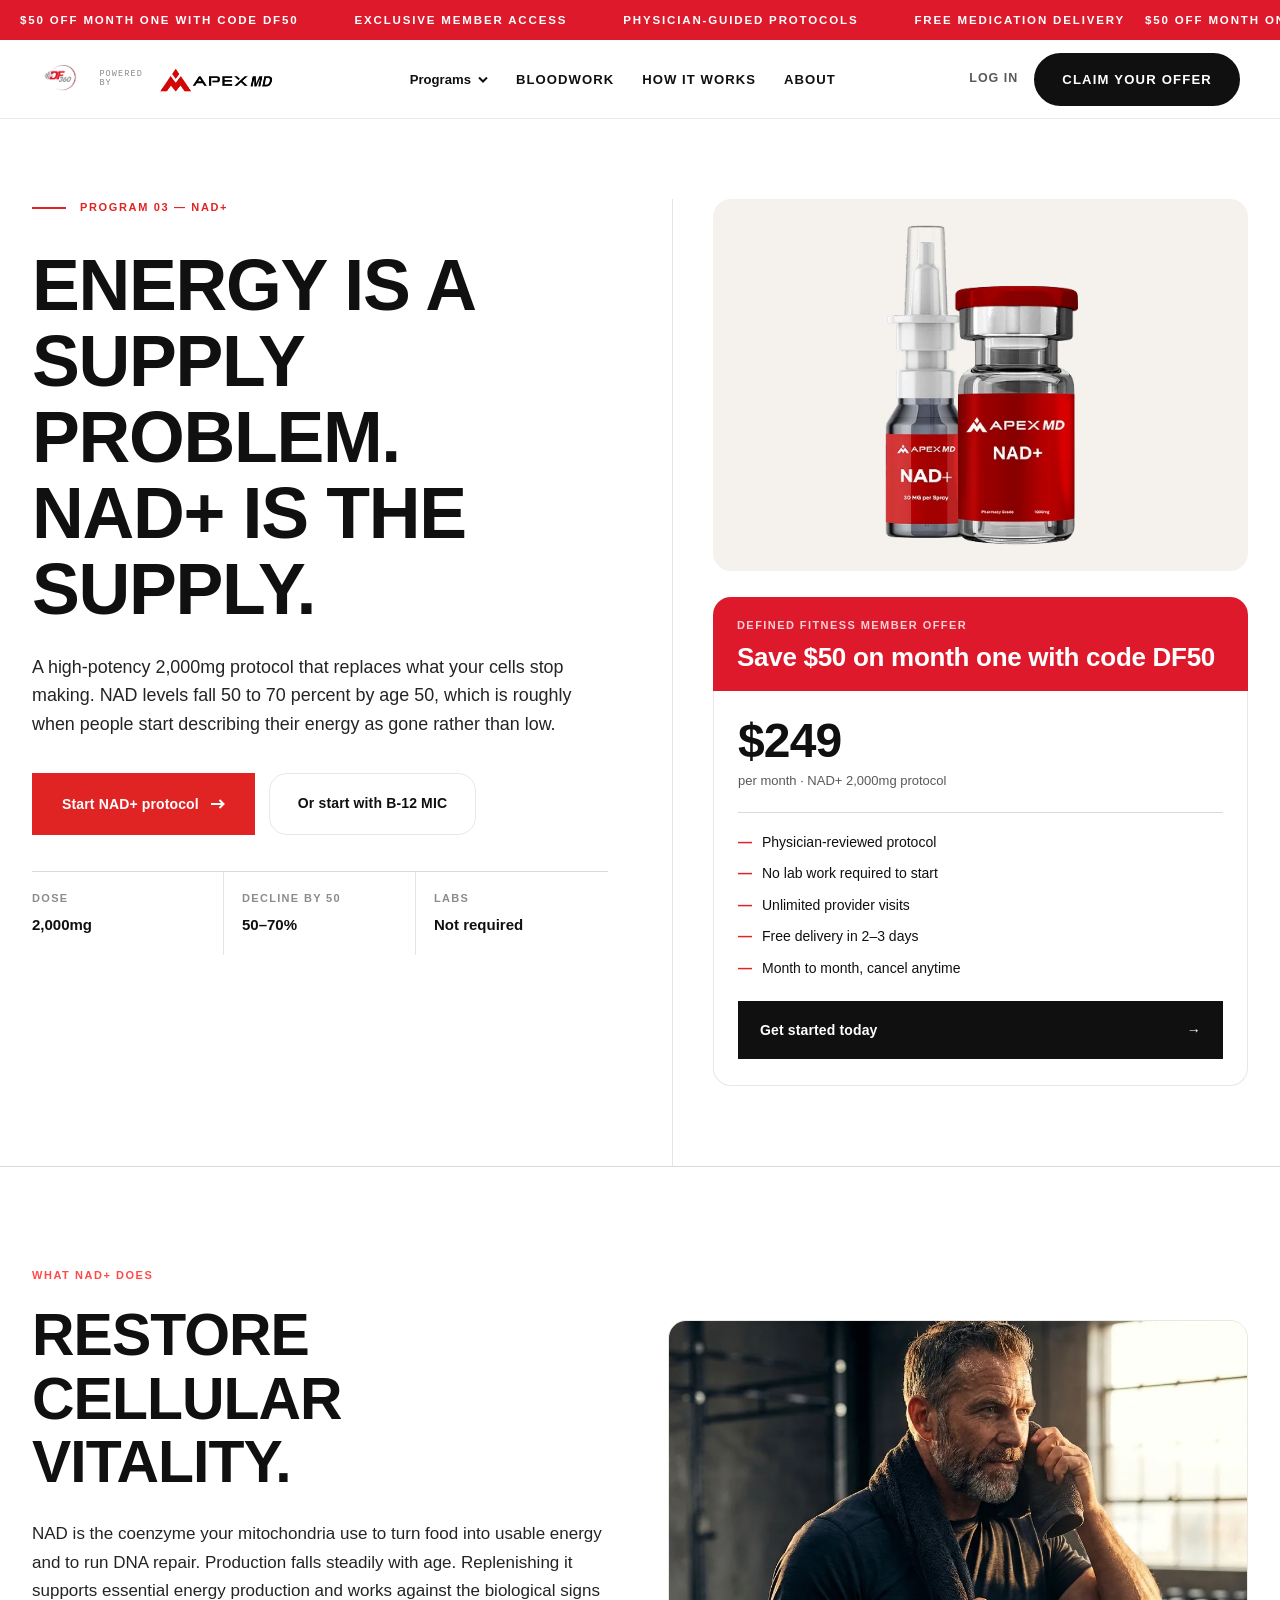
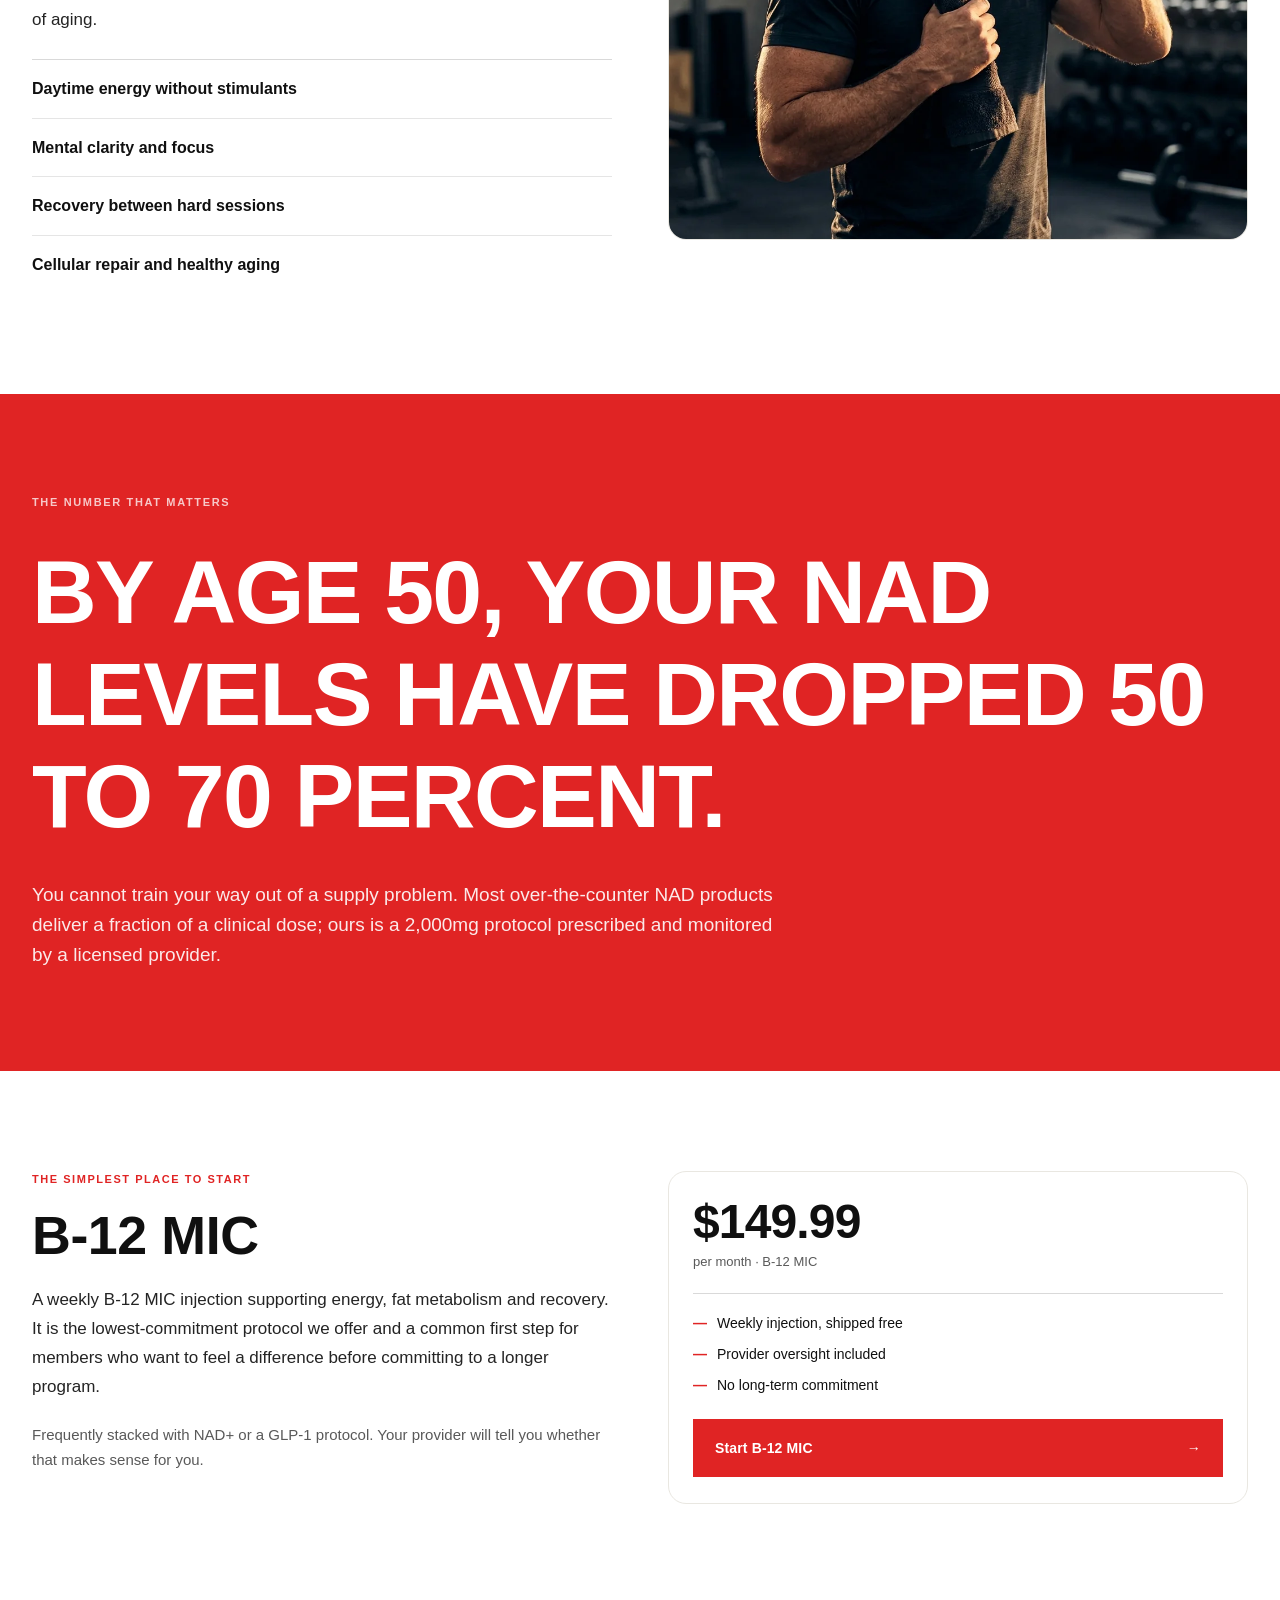
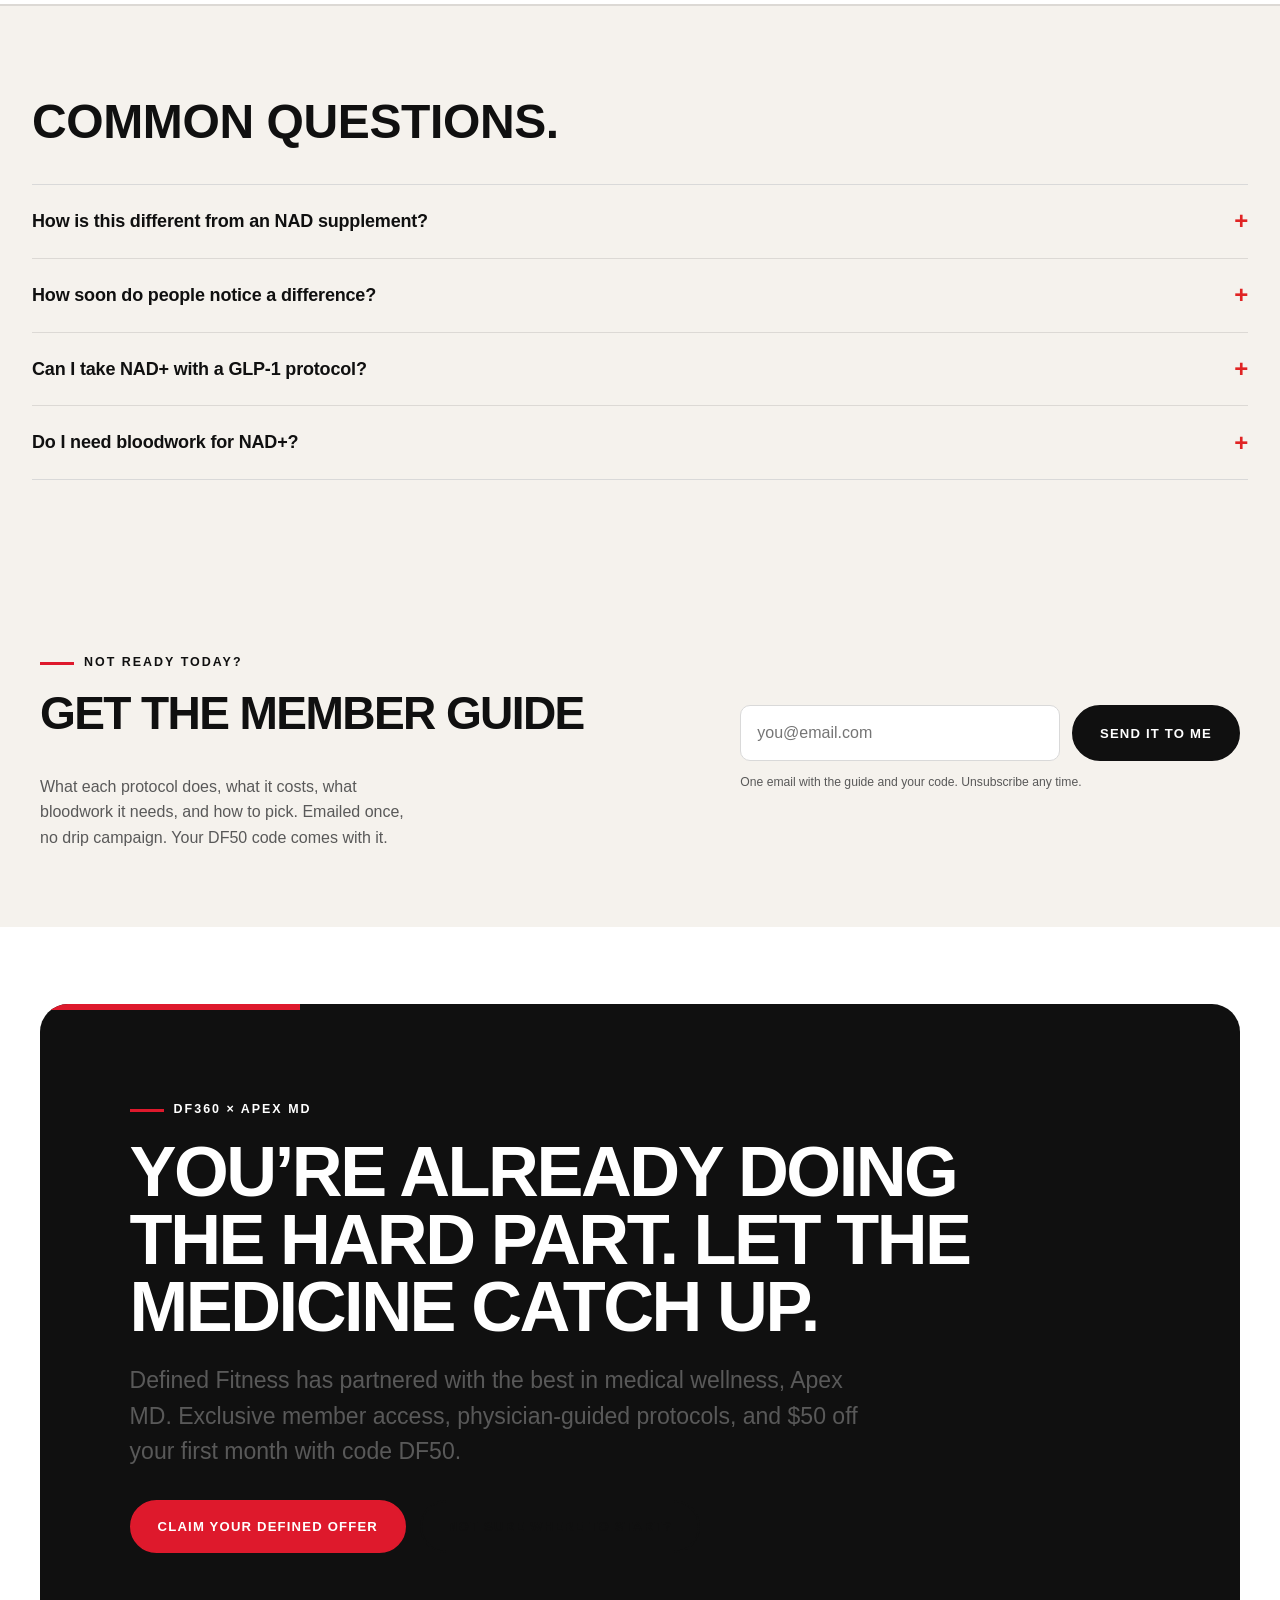
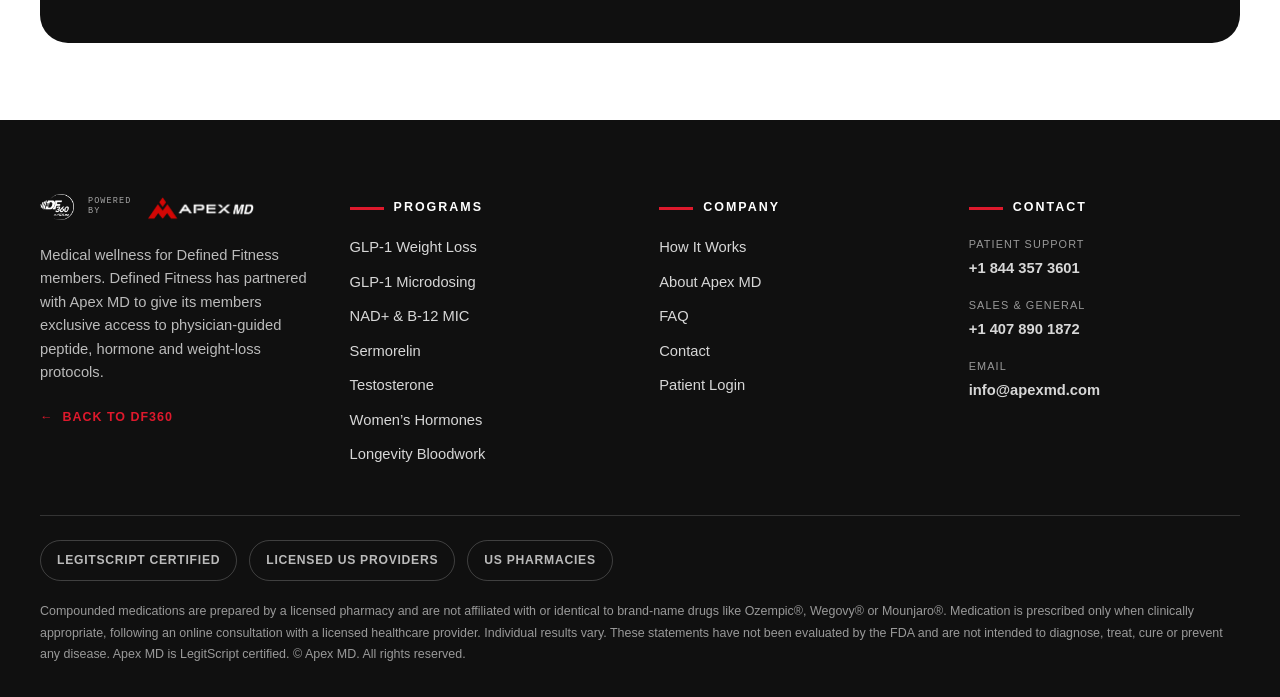
<file: nad.html>
<!DOCTYPE html>
<html lang="en">
<head>
<meta charset="utf-8">
<meta name="viewport" content="width=device-width, initial-scale=1">
<title>NAD+ and B-12 MIC — DF360 × Apex MD</title>
<meta name="description" content="A 2,000mg NAD+ protocol for daytime energy, mental clarity and recovery between hard sessions. $249 a month, no labs required.">
<link rel="canonical" href="https://df360.apexmd.com/nad.html">
<meta property="og:type" content="website">
<meta property="og:title" content="NAD+ and B-12 MIC — DF360 × Apex MD">
<meta property="og:description" content="A 2,000mg NAD+ protocol for daytime energy, mental clarity and recovery between hard sessions. $249 a month, no labs required.">
<meta property="og:url" content="https://df360.apexmd.com/nad.html">
<link rel="stylesheet" href="df360-theme.css">

<style id="sp-responsive">
[data-spfloat]{display:none}[data-spnav]{display:flex}[data-spburger]{display:none}
[data-spcall]{display:none}[data-splogin]{display:inline}
@media (max-width:1040px){
[data-spfloat]{display:flex}[data-spnav]{display:none}[data-spburger]{display:flex}
[data-spcall]{display:inline-flex}[data-splogin]{display:none}}
@media (max-width:560px){.df-header .df-btn--sm{display:none}.df-header .df-nav{gap:14px}[data-spburger] span,[data-spcall] span{display:none}}
@media (max-width:360px){.df-header .df-lockup__by{display:none}}
#spQuiz[hidden],#spResult[hidden],#spStep1[hidden],#spMobile[hidden]{display:none!important}
#spMobile{position:fixed;inset:0;z-index:2000;background:var(--df-black,#111);color:#fff;padding:26px 22px;overflow:auto}
#spMobile a{display:block;padding:14px 0;border-bottom:1px solid rgba(255,255,255,.14);color:#fff;text-decoration:none;font-weight:800;letter-spacing:.04em;text-transform:uppercase}
#spMobile .spclose{background:none;border:0;color:#fff;font-size:2rem;cursor:pointer;float:right;line-height:1}
</style>
<script src="analytics.js"></script>
<link rel="icon" href="favicon.ico" sizes="any">
<link rel="icon" type="image/png" sizes="32x32" href="favicon-32.png">
<link rel="icon" type="image/png" sizes="16x16" href="favicon-16.png">
<link rel="apple-touch-icon" href="apple-touch-icon.png">
</head>
<body>
<!-- Google Tag Manager (noscript) -->
<noscript><iframe src="https://www.googletagmanager.com/ns.html?id=GTM-MVWKWK6D"
height="0" width="0" style="display:none;visibility:hidden"></iframe></noscript>
<!-- End Google Tag Manager (noscript) -->
<div class="sc-host" data-sc-name="NAD"><div style="background: rgb(255, 255, 255); color: rgb(16, 16, 16); font-family: var(--df-font-body);">
  <div class="sc-host" data-sc-name="_SiteHeader"><div style="position: sticky; top: 0px; z-index: 1000;">
  <div class="df-offerbar">
    <div class="df-offerbar__track">
      <div class="df-offerbar__set"><span>$50 off month one with code DF50</span><span>Exclusive member access</span><span>Physician-guided protocols</span><span>Free medication delivery</span></div>
      <div class="df-offerbar__set" aria-hidden="true"><span>$50 off month one with code DF50</span><span>Exclusive member access</span><span>Physician-guided protocols</span><span>Free medication delivery</span></div>
    </div>
  </div>
  <header class="df-header" style="position: static;">
    <div class="df-container df-nav">
      <a class="df-lockup" href="index.html" style="display: flex; align-items: center; gap: 14px;">
        <img class="df-lockup__df360" src="img/df360/logo-df360-grey.webp?v=09c337cb" alt="DF360" fetchpriority="high" decoding="async">
        <span class="df-lockup__by" style="font-family: var(--df-font-mono); font-size: 8.5px; line-height: 1.1; letter-spacing: 0.13em; text-transform: uppercase; color: var(--df-gray-500); white-space: nowrap;">Powered<br>by</span>
        <img class="df-lockup__apex" src="img/df360/logo-apex-dark.webp?v=c590a35a" alt="Apex MD" width="1784" height="477" fetchpriority="high" decoding="async">
      </a>
      <nav class="df-nav__links" data-spnav="1" style="">
        <div style="position: relative;">
          <button type="button" aria-haspopup="true" aria-expanded="false" style="display: flex; align-items: center; gap: 7px; background: none; border: 0px; padding: 8px 0px; cursor: pointer; font: inherit; color: inherit;">
            <span>Programs</span>
            <svg width="10" height="7" viewBox="0 0 10 7" fill="none" aria-hidden="true"><path d="M1 1.5 5 5.5 9 1.5" stroke="currentColor" stroke-width="2"></path></svg>
          </button>
          <div class="df-navmenu" style="display: none;">
            <a href="weight-loss.html">GLP-1 Weight Loss</a>
            <a href="glp-1-microdosing.html">GLP-1 Microdosing</a>
            <a href="nad.html">NAD+ &amp; B-12 MIC</a>
            <a href="sermorelin.html">Sermorelin</a>
            <a href="testosterone.html">Testosterone</a>
            <a href="hormones.html">Women’s Hormones</a>
            <a href="bloodwork.html">Longevity Bloodwork</a>
          </div>
          
        </div>
        <a href="bloodwork.html">Bloodwork</a>
        <a href="how-it-works.html">How It Works</a>
        <a href="about.html">About</a>
      </nav>
      <div style="display: flex; align-items: center; gap: 16px; flex: 0 0 auto;">
        <button data-spburger="1" aria-label="Menu" style="align-items: center; gap: 9px; background: none; border: 0px; cursor: pointer; padding: 8px 2px; font-size: 0.8rem; font-weight: 800; letter-spacing: 0.08em; text-transform: uppercase; color: var(--df-black);">
          <svg width="20" height="12" viewBox="0 0 20 12" fill="none" aria-hidden="true"><path d="M0 1h20M0 6h20M0 11h20" stroke="currentColor" stroke-width="2"></path></svg>
          <span>Menu</span>
        </button>
        <a href="tel:+18443573601" data-spcall="1" aria-label="Call patient support" style="align-items: center; gap: 8px; font-size: 0.78rem; font-weight: 800; letter-spacing: 0.06em; text-transform: uppercase; color: var(--df-black); white-space: nowrap;">
          <svg width="15" height="15" viewBox="0 0 24 24" fill="none" aria-hidden="true"><path d="M22 16.9v3a2 2 0 0 1-2.2 2 19.8 19.8 0 0 1-8.6-3.1 19.5 19.5 0 0 1-6-6A19.8 19.8 0 0 1 2.1 4.2 2 2 0 0 1 4.1 2h3a2 2 0 0 1 2 1.7c.1.9.4 1.8.7 2.6a2 2 0 0 1-.5 2.1L8.1 9.7a16 16 0 0 0 6 6l1.3-1.3a2 2 0 0 1 2.1-.4c.8.3 1.7.6 2.6.7a2 2 0 0 1 1.7 2Z" stroke="currentColor" stroke-width="2"></path></svg>
          <span>Call</span>
        </a>
        <a href="https://ehr.apexmd.com/login" data-splogin="1" style="font-size: 0.78rem; font-weight: 800; letter-spacing: 0.08em; text-transform: uppercase; color: var(--df-gray-700); white-space: nowrap;">Log In</a>
        <button class="df-btn df-btn--red df-btn--sm" style="white-space: nowrap;">Claim Your Offer</button>
      </div>
    </div>
  </header>
  </div><button class="df-float" data-spfloat="1" style="">
  <span>Not sure where to start? Take the 60-second quiz</span>
  <span style="color: var(--df-red);">→</span></button></div>

  <section data-screen-label="Hero" style="border-bottom: 1px solid rgb(217, 217, 217);">
    <div style="max-width: 1320px; margin: 0px auto; padding: 80px 32px 0px; display: grid; grid-template-columns: repeat(auto-fit, minmax(340px, 1fr)); gap: 64px; align-items: start;">
      <div style="padding-bottom: 80px;">
        <div style="display: flex; align-items: center; gap: 14px; margin-bottom: 30px;">
          <span style="width: 34px; height: 2px; background: rgb(224, 36, 36); display: block;"></span>
          <span style="font-size: 11px; font-weight: 700; letter-spacing: 0.15em; text-transform: uppercase; color: rgb(224, 36, 36);">Program 03 — NAD+</span>
        </div>
        <h1 style="font-size: clamp(42px, 5.6vw, 80px); line-height: 1.06; letter-spacing: -0.018em; margin: 0px 0px 26px;">Energy Is a Supply Problem. NAD+ Is the Supply.</h1>
        <p style="font-size: clamp(16px, 1.4vw, 20px); line-height: 1.6; color: rgb(36, 36, 36); max-width: 34em; margin: 0px 0px 34px;">A high-potency 2,000mg protocol that replaces what your cells stop making. NAD levels fall 50 to 70 percent by age 50, which is roughly when people start describing their energy as gone rather than low.</p>
        <div style="display: flex; flex-wrap: wrap; gap: 14px; margin-bottom: 36px;">
          <a href="https://formdefined.apexmd.com/?categoryId=longevity" class="scp0" style="background: rgb(224, 36, 36); color: rgb(255, 255, 255); text-decoration: none; font-weight: 700; font-size: 14px; letter-spacing: 0.01em; padding: 20px 30px; display: inline-flex; align-items: center; gap: 12px;" target="_blank" rel="noopener">
            <span>Start NAD+ protocol</span>
            <svg width="14" height="10" viewBox="0 0 14 10" fill="none" aria-hidden="true"><path d="M0 5h12M8.5 1 12.5 5l-4 4" stroke="currentColor" stroke-width="2"></path></svg>
          </a>
          <a href="#b12" class="scp1" style="border: 1px solid rgb(233, 231, 225); border-radius: 18px; overflow: hidden; color: rgb(16, 16, 16); text-decoration: none; font-weight: 700; font-size: 14px; letter-spacing: 0.01em; padding: 18px 28px;">Or start with B-12 MIC</a>
        </div>
        <div style="border-top: 1px solid rgb(217, 217, 217); display: grid; grid-template-columns: repeat(auto-fit, minmax(150px, 1fr));">
          <div style="padding: 18px 18px 18px 0px; border-right: 1px solid rgba(0, 0, 0, 0.1);">
            <div style="font-size: 11px; font-weight: 700; letter-spacing: 0.12em; text-transform: uppercase; color: rgb(140, 140, 140); margin-bottom: 5px;">Dose</div>
            <div style="font-size: 15px; font-weight: 700;">2,000mg</div>
          </div>
          <div style="padding: 18px; border-right: 1px solid rgba(0, 0, 0, 0.1);">
            <div style="font-size: 11px; font-weight: 700; letter-spacing: 0.12em; text-transform: uppercase; color: rgb(140, 140, 140); margin-bottom: 5px;">Decline by 50</div>
            <div style="font-size: 15px; font-weight: 700;">50–70%</div>
          </div>
          <div style="padding: 18px;">
            <div style="font-size: 11px; font-weight: 700; letter-spacing: 0.12em; text-transform: uppercase; color: rgb(140, 140, 140); margin-bottom: 5px;">Labs</div>
            <div style="font-size: 15px; font-weight: 700;">Not required</div>
          </div>
        </div>
      </div>
      <div style="align-self: stretch; border-left: 1px solid rgba(0, 0, 0, 0.1); padding: 0px 0px 80px 40px;">
        <figure style="margin:0 0 26px;display:flex;justify-content:center;align-items:flex-end;background:var(--df-gray-100);border-radius:18px;padding:22px 18px;min-height:372px;">
          <img src="img/product/nad.webp?v=f8c9fa6b" alt="Apex MD NAD+ vial and nasal spray" width="255" height="418" loading="lazy" decoding="async" style="width:200px;max-width:100%;height:auto;display:block;">
        </figure>
        <div class="df-price__head">
          <div style="font-size: 11px; font-weight: 700; letter-spacing: 0.13em; text-transform: uppercase; opacity: 0.8; margin-bottom: 8px;">Defined Fitness member offer</div>
          <div style="font-size: 26px; font-weight: 700; letter-spacing: -0.011em; line-height: 1.1;">Save $50 on month one with code DF50</div>
        </div>
        <div class="df-price__body">
          <div style="font-size: 48px; font-weight: 700; letter-spacing: -0.018em; line-height: 1;">$249</div>
          <div style="font-size: 13px; color: rgb(89, 89, 89); margin: 6px 0px 20px;">per month · NAD+ 2,000mg protocol</div>
          <div style="display: flex; flex-direction: column; gap: 9px; border-top: 1px solid rgb(217, 217, 217); padding-top: 18px; margin-bottom: 22px;">
            <div style="display: flex; gap: 10px; font-size: 14px;"><span style="color: rgb(224, 36, 36); font-weight: 700;">—</span><span>Physician-reviewed protocol</span></div>
            <div style="display: flex; gap: 10px; font-size: 14px;"><span style="color: rgb(224, 36, 36); font-weight: 700;">—</span><span>No lab work required to start</span></div>
            <div style="display: flex; gap: 10px; font-size: 14px;"><span style="color: rgb(224, 36, 36); font-weight: 700;">—</span><span>Unlimited provider visits</span></div>
            <div style="display: flex; gap: 10px; font-size: 14px;"><span style="color: rgb(224, 36, 36); font-weight: 700;">—</span><span>Free delivery in 2–3 days</span></div>
            <div style="display: flex; gap: 10px; font-size: 14px;"><span style="color: rgb(224, 36, 36); font-weight: 700;">—</span><span>Month to month, cancel anytime</span></div>
          </div>
          <a href="https://formdefined.apexmd.com/?categoryId=longevity" class="scp2" style="display: flex; align-items: center; justify-content: space-between; gap: 12px; background: rgb(16, 16, 16); color: rgb(255, 255, 255); text-decoration: none; font-weight: 700; font-size: 14px; letter-spacing: 0.01em; padding: 18px 22px;" target="_blank" rel="noopener">
            <span>Get started today</span><span>→</span>
          </a>
        </div>
      </div>
    </div>
  </section>

  <section data-screen-label="Science" style="max-width: 1320px; margin: 0px auto; padding: 100px 32px;">
    <div style="display: grid; grid-template-columns: repeat(auto-fit, minmax(320px, 1fr)); gap: 56px; align-items: center;">
      <div>
        <div style="font-size: 11px; font-weight: 700; letter-spacing: 0.14em; text-transform: uppercase; color: rgb(255, 74, 74); margin-bottom: 18px;">What NAD+ does</div>
        <h2 style="font-size: clamp(34px, 4.6vw, 62px); line-height: 1.08; letter-spacing: -0.016em; margin: 0px 0px 26px;">Restore Cellular Vitality.</h2>
        <p style="font-size: 17px; line-height: 1.7; color: rgb(36, 36, 36); margin: 0px 0px 24px;">NAD is the coenzyme your mitochondria use to turn food into usable energy and to run DNA repair. Production falls steadily with age. Replenishing it supports essential energy production and works against the biological signs of aging.</p>
        <div style="border-top: 1px solid rgb(217, 217, 217); display: flex; flex-direction: column;">
          <div style="padding: 16px 0px; border-bottom: 1px solid rgba(0, 0, 0, 0.1); display: flex; justify-content: space-between; gap: 16px;"><span style="font-size: 16px; font-weight: 700;">Daytime energy without stimulants</span></div>
          <div style="padding: 16px 0px; border-bottom: 1px solid rgba(0, 0, 0, 0.1); display: flex; justify-content: space-between; gap: 16px;"><span style="font-size: 16px; font-weight: 700;">Mental clarity and focus</span></div>
          <div style="padding: 16px 0px; border-bottom: 1px solid rgba(0, 0, 0, 0.1); display: flex; justify-content: space-between; gap: 16px;"><span style="font-size: 16px; font-weight: 700;">Recovery between hard sessions</span></div>
          <div style="padding: 16px 0px; display: flex; justify-content: space-between; gap: 16px;"><span style="font-size: 16px; font-weight: 700;">Cellular repair and healthy aging</span></div>
        </div>
      </div>
      <div style="height: 520px; border: 1px solid rgb(233, 231, 225); border-radius: 18px; overflow: hidden;">
        <img src="img/df360/a4-nad.webp?v=72db62e1" alt="A member recovering after a workout" style="width: 100%; height: 100%; object-fit: cover;" width="928" height="1152" loading="lazy" decoding="async">
      </div>
    </div>
  </section>

  <section data-screen-label="Decline" style="background: rgb(224, 36, 36); color: rgb(255, 255, 255);">
    <div style="max-width: 1320px; margin: 0px auto; padding: 100px 32px;">
      <div style="font-size: 11px; font-weight: 700; letter-spacing: 0.15em; text-transform: uppercase; opacity: 0.75; margin-bottom: 30px;">The number that matters</div>
      <h2 style="font-size: clamp(42px, 7vw, 96px); line-height: 1.14; letter-spacing: -0.018em; margin: 0px 0px 32px; max-width: 16em;">By age 50, your NAD levels have dropped 50 to 70 percent.</h2>
      <p style="font-size: 19px; line-height: 1.6; max-width: 40em; margin: 0px; opacity: 0.9;">You cannot train your way out of a supply problem. Most over-the-counter NAD products deliver a fraction of a clinical dose; ours is a 2,000mg protocol prescribed and monitored by a licensed provider.</p>
    </div>
  </section>

  <section data-screen-label="B12" id="b12" style="max-width: 1320px; margin: 0px auto; padding: 100px 32px;">
    <div style="display: grid; grid-template-columns: repeat(auto-fit, minmax(320px, 1fr)); gap: 56px; align-items: start;">
      <div>
        <div style="font-size: 11px; font-weight: 700; letter-spacing: 0.14em; text-transform: uppercase; color: rgb(224, 36, 36); margin-bottom: 18px;">The simplest place to start</div>
        <h2 style="font-size: clamp(32px, 4.2vw, 54px); line-height: 1.08; letter-spacing: -0.008em; margin: 0px 0px 22px;">B-12 MIC</h2>
        <p style="font-size: 17px; line-height: 1.7; color: rgb(36, 36, 36); margin: 0px 0px 20px;">A weekly B-12 MIC injection supporting energy, fat metabolism and recovery. It is the lowest-commitment protocol we offer and a common first step for members who want to feel a difference before committing to a longer program.</p>
        <p style="font-size: 15px; line-height: 1.7; color: rgb(89, 89, 89); margin: 0px;">Frequently stacked with NAD+ or a GLP-1 protocol. Your provider will tell you whether that makes sense for you.</p>
      </div>
      <div style="border: 1px solid rgb(233, 231, 225); border-radius: 18px; overflow: hidden; padding: 26px 24px;">
        <div style="font-size: 48px; font-weight: 700; letter-spacing: -0.018em; line-height: 1;">$149.99</div>
        <div style="font-size: 13px; color: rgb(89, 89, 89); margin: 6px 0px 20px;">per month · B-12 MIC</div>
        <div style="display: flex; flex-direction: column; gap: 9px; border-top: 1px solid rgb(217, 217, 217); padding-top: 18px; margin-bottom: 22px;">
          <div style="display: flex; gap: 10px; font-size: 14px;"><span style="color: rgb(224, 36, 36); font-weight: 700;">—</span><span>Weekly injection, shipped free</span></div>
          <div style="display: flex; gap: 10px; font-size: 14px;"><span style="color: rgb(224, 36, 36); font-weight: 700;">—</span><span>Provider oversight included</span></div>
          <div style="display: flex; gap: 10px; font-size: 14px;"><span style="color: rgb(224, 36, 36); font-weight: 700;">—</span><span>No long-term commitment</span></div>
        </div>
        <a href="https://formdefined.apexmd.com/?categoryId=longevity" class="scp0" style="display: flex; align-items: center; justify-content: space-between; gap: 12px; background: rgb(224, 36, 36); color: rgb(255, 255, 255); text-decoration: none; font-weight: 700; font-size: 14px; letter-spacing: 0.01em; padding: 18px 22px;" target="_blank" rel="noopener">
          <span>Start B-12 MIC</span><span>→</span>
        </a>
      </div>
    </div>
  </section>

  <section data-screen-label="FAQ" style="border-top: 2px solid rgba(0, 0, 0, 0.1); background: rgb(245, 242, 237);">
    <div style="max-width: 1320px; margin: 0px auto; padding: 90px 32px;">
      <h2 style="font-size: clamp(30px, 3.8vw, 48px); line-height: 1.08; letter-spacing: -0.008em; margin: 0px 0px 36px;">Common questions.</h2>
      <div style="border-top: 1px solid rgb(217, 217, 217);">
        <details style="border-bottom: 1px solid rgba(0, 0, 0, 0.1);">
          <summary style="display: flex; justify-content: space-between; align-items: center; gap: 20px; cursor: pointer; padding: 22px 0px; font-size: 18px; font-weight: 700; letter-spacing: -0.01em;"><span>How is this different from an NAD supplement?</span><span class="spPlus" style="color: rgb(224, 36, 36); font-size: 24px; line-height: 1;">+</span></summary>
          <p style="font-size: 15.5px; line-height: 1.75; color: rgb(36, 36, 36); margin: 0px 0px 24px; max-width: 56em;">Dose and delivery. Most retail products supply precursors at a small fraction of a clinical dose. This is a prescribed 2,000mg protocol with provider oversight and quarterly labs.</p>
        </details>
        <details style="border-bottom: 1px solid rgba(0, 0, 0, 0.1);">
          <summary style="display: flex; justify-content: space-between; align-items: center; gap: 20px; cursor: pointer; padding: 22px 0px; font-size: 18px; font-weight: 700; letter-spacing: -0.01em;"><span>How soon do people notice a difference?</span><span class="spPlus" style="color: rgb(224, 36, 36); font-size: 24px; line-height: 1;">+</span></summary>
          <p style="font-size: 15.5px; line-height: 1.75; color: rgb(36, 36, 36); margin: 0px 0px 24px; max-width: 56em;">Most patients report changes in energy and clarity within the first few weeks. Recovery and sleep effects tend to show up over one to three months. Results vary.</p>
        </details>
        <details style="border-bottom: 1px solid rgba(0, 0, 0, 0.1);">
          <summary style="display: flex; justify-content: space-between; align-items: center; gap: 20px; cursor: pointer; padding: 22px 0px; font-size: 18px; font-weight: 700; letter-spacing: -0.01em;"><span>Can I take NAD+ with a GLP-1 protocol?</span><span class="spPlus" style="color: rgb(224, 36, 36); font-size: 24px; line-height: 1;">+</span></summary>
          <p style="font-size: 15.5px; line-height: 1.75; color: rgb(36, 36, 36); margin: 0px 0px 24px; max-width: 56em;">Frequently, yes. Many patients run NAD+ alongside GLP-1 or sermorelin. Your provider reviews interactions and sets the combined protocol.</p>
        </details>
        <details style="border-bottom: 1px solid rgb(217, 217, 217);">
          <summary style="display: flex; justify-content: space-between; align-items: center; gap: 20px; cursor: pointer; padding: 22px 0px; font-size: 18px; font-weight: 700; letter-spacing: -0.01em;"><span>Do I need bloodwork for NAD+?</span><span class="spPlus" style="color: rgb(224, 36, 36); font-size: 24px; line-height: 1;">+</span></summary>
          <p style="font-size: 15.5px; line-height: 1.75; color: rgb(36, 36, 36); margin: 0px 0px 24px; max-width: 56em;">No. NAD+ does not require a lab panel to begin. If you want a baseline anyway, or you are weighing NAD+ against a hormone protocol, start with Longevity Bloodwork instead.</p>
        </details>
      </div>
    </div>
  </section>

  <div class="sc-host" data-sc-name="_SiteFooter"><section class="df-section df-section--tight df-section--soft" data-screen-label="Lead capture">
  <div class="df-container">
    <div class="df-split df-split--lead" style="align-items: center;">
      <div>
        <div class="df-kicker">Not Ready Today?</div>
        <h2 style="font-size: clamp(2rem, 3.6vw, 3.4rem);">Get the Member Guide</h2>
        <p class="df-muted" style="max-width: 42ch; margin: 0px;">What each protocol does, what it costs, what bloodwork it needs, and how to pick. Emailed once, no drip campaign. Your DF50 code comes with it.</p>
      </div>
      <div>
        
          <form style="display: flex; flex-wrap: wrap; gap: 12px;" data-lead="guide">
            <input type="text" name="company" tabindex="-1" autocomplete="off" aria-hidden="true" style="position:absolute;left:-9999px;width:1px;height:1px;opacity:0">
            <label for="lead-email" style="position: absolute; width: 1px; height: 1px; overflow: hidden; clip: rect(0px, 0px, 0px, 0px);">Email address</label>
            <input class="df-field" id="lead-email" name="email" type="email" required="" placeholder="you@email.com" style="flex: 1 1 220px;">
            <button class="df-btn df-btn--red" type="submit">Send It To Me</button>
            <p class="df-muted" style="flex: 1 1 100%; font-size: 0.76rem; margin: 0px;">One email with the guide and your code. Unsubscribe any time.</p>
          </form>
        
        
      </div>
    </div>
  </div></section><section class="df-section df-section--tight" style="background: var(--df-white);">
  <div class="df-container">
    <div class="df-cta">
      <div class="df-kicker" style="color: var(--df-white);">DF360 × Apex MD</div>
      <h2>You’re Already Doing the Hard Part. Let the Medicine Catch Up.</h2>
      <p class="df-lead df-muted" style="margin-bottom: 30px;">Defined Fitness has partnered with the best in medical wellness, Apex MD. Exclusive member access, physician-guided protocols, and $50 off your first month with code DF50.</p>
      <div style="display: flex; flex-wrap: wrap; gap: 14px;">
        <a class="df-btn df-btn--red" href="https://formdefined.apexmd.com/?categoryId=weight-loss" target="_blank" rel="noopener">Claim Your Defined Offer</a>
        <a class="df-btn df-btn--outline" href="how-it-works.html">Not Sure Where to Start?</a>
      </div>
    </div>
  </div></section><footer class="df-footer">
  <div class="df-container">
    <div class="df-grid" style="grid-template-columns: repeat(auto-fit, minmax(230px, 1fr));">
      <div>
        <div style="display: flex; align-items: center; gap: 14px; margin-bottom: 22px;">
          <img src="img/df360/logo-df360-white.webp?v=10a34cec" alt="DF360" style="height: 26px; width: auto;" loading="lazy" decoding="async">
          <span style="font-family: var(--df-font-mono); font-size: 8.5px; line-height: 1.1; letter-spacing: 0.13em; text-transform: uppercase; color: rgba(255,255,255,0.62); white-space: nowrap;">Powered<br>by</span>
          <img src="img/df360/logo-apex-white.webp?v=296ee9a3" alt="Apex MD" style="height: 30px; width: auto;" width="1784" height="477" loading="lazy" decoding="async">
        </div>
        <p style="max-width: 34em; color: rgb(187, 187, 187); font-size: 0.92rem;">Medical wellness for Defined Fitness members. Defined Fitness has partnered with Apex MD to give its members exclusive access to physician-guided peptide, hormone and weight-loss protocols.</p>
        <a href="https://www.defined.com" style="display: inline-flex; align-items: center; gap: 9px; color: var(--df-red); font-size: 0.78rem; font-weight: 800; letter-spacing: 0.08em; text-transform: uppercase;"><span>←</span><span>Back to DF360</span></a>
      </div>
      <div>
        <div class="df-kicker" style="color: var(--df-white);">Programs</div>
        <div style="display: flex; flex-direction: column; gap: 11px; font-size: 0.92rem;">
          <a href="weight-loss.html">GLP-1 Weight Loss</a>
          <a href="glp-1-microdosing.html">GLP-1 Microdosing</a>
          <a href="nad.html">NAD+ &amp; B-12 MIC</a>
          <a href="sermorelin.html">Sermorelin</a>
          <a href="testosterone.html">Testosterone</a>
          <a href="hormones.html">Women’s Hormones</a>
          <a href="bloodwork.html">Longevity Bloodwork</a>
        </div>
      </div>
      <div>
        <div class="df-kicker" style="color: var(--df-white);">Company</div>
        <div style="display: flex; flex-direction: column; gap: 11px; font-size: 0.92rem;">
          <a href="how-it-works.html">How It Works</a>
          <a href="about.html">About Apex MD</a>
          <a href="faq.html">FAQ</a>
          <a href="contact.html">Contact</a>
          <a href="https://ehr.apexmd.com/login">Patient Login</a>
        </div>
      </div>
      <div>
        <div class="df-kicker" style="color: var(--df-white);">Contact</div>
        <div style="display: flex; flex-direction: column; gap: 16px; font-size: 0.92rem;">
          <div>
            <div style="font-size: 0.68rem; color: rgb(153, 153, 153); letter-spacing: 0.1em; text-transform: uppercase; margin-bottom: 4px;">Patient support</div>
            <a href="tel:+18443573601" style="font-weight: 800;">+1 844 357 3601</a>
          </div>
          <div>
            <div style="font-size: 0.68rem; color: rgb(153, 153, 153); letter-spacing: 0.1em; text-transform: uppercase; margin-bottom: 4px;">Sales &amp; general</div>
            <a href="tel:+14078901872" style="font-weight: 800;">+1 407 890 1872</a>
          </div>
          <div>
            <div style="font-size: 0.68rem; color: rgb(153, 153, 153); letter-spacing: 0.1em; text-transform: uppercase; margin-bottom: 4px;">Email</div>
            <a href="mailto:info@apexmd.com" style="font-weight: 800;">info@apexmd.com</a>
          </div>
        </div>
      </div>
    </div>
    <div class="df-footer__bottom">
      <div class="df-feature-strip" style="margin-bottom: 20px;">
        <span class="df-chip" style="background: transparent; border-color: rgba(255, 255, 255, 0.2); color: rgb(187, 187, 187);">LegitScript certified</span>
        <span class="df-chip" style="background: transparent; border-color: rgba(255, 255, 255, 0.2); color: rgb(187, 187, 187);">Licensed US providers</span>
        <span class="df-chip" style="background: transparent; border-color: rgba(255, 255, 255, 0.2); color: rgb(187, 187, 187);">US pharmacies</span>
      </div>
      <p style="margin: 0px; font-size: 0.78rem; line-height: 1.7;">Compounded medications are prepared by a licensed pharmacy and are not affiliated with or identical to brand-name drugs like Ozempic®, Wegovy® or Mounjaro®. Medication is prescribed only when clinically appropriate, following an online consultation with a licensed healthcare provider. Individual results vary. These statements have not been evaluated by the FDA and are not intended to diagnose, treat, cure or prevent any disease. Apex MD is LegitScript certified. © Apex MD. All rights reserved.</p>
    </div>
  </div></footer></div></div></div>

  <div class="df-quiz__backdrop" id="spQuiz" hidden>
    <div class="df-quiz">
      <div class="df-quiz__head">
        <div style="display: flex; align-items: baseline; gap: 14px;">
          <span style="font-size: 0.68rem; font-weight: 800; letter-spacing: 0.16em; text-transform: uppercase; color: var(--df-red);"><span id="spStepLabel">01 / 02</span></span>
          <span style="font-size: 0.95rem; font-weight: 800; letter-spacing: 0.04em; text-transform: uppercase;">Find Your Program</span>
        </div>
        <button aria-label="Close" data-spquiz-close="1" style="background: none; border: 0px; color: inherit; cursor: pointer; font-size: 1.5rem; line-height: 1; padding: 2px 6px;">×</button>
      </div>

      
        <div class="df-quiz__body" id="spStep1">
          <h2 style="font-size: clamp(2rem, 4vw, 3rem); margin-bottom: 12px;">What Are You Here to Change?</h2>
          <p class="df-muted" style="margin-bottom: 22px;">Pick the one that sounds most like you. We will point you at the right protocol and pre-fill your intake.</p>
          <div style="display: grid; gap: 0px;">
            <button class="df-quiz__opt" data-key="glp1"><span class="df-quiz__num">01</span><b>Lose weight and keep it off</b><span style="color: var(--df-red); font-weight: 800;">→</span></button>
            <button class="df-quiz__opt" data-key="micro"><span class="df-quiz__num">02</span><b>Quiet the food noise and improve metabolic health</b><span style="color: var(--df-red); font-weight: 800;">→</span></button>
            <button class="df-quiz__opt" data-key="nad"><span class="df-quiz__num">03</span><b>Get my energy back at the cellular level</b><span style="color: var(--df-red); font-weight: 800;">→</span></button>
            <button class="df-quiz__opt" data-key="sermorelin"><span class="df-quiz__num">04</span><b>Build muscle, recover faster, sleep deeper</b><span style="color: var(--df-red); font-weight: 800;">→</span></button>
            <button class="df-quiz__opt" data-key="trt"><span class="df-quiz__num">05</span><b>Drive, strength and vitality — men</b><span style="color: var(--df-red); font-weight: 800;">→</span></button>
            <button class="df-quiz__opt" data-key="hrt"><span class="df-quiz__num">06</span><b>Mood, sleep and balance — women</b><span style="color: var(--df-red); font-weight: 800;">→</span></button>
            <button class="df-quiz__opt" data-key="b12"><span class="df-quiz__num">07</span><b>A straightforward energy lift</b><span style="color: var(--df-red); font-weight: 800;">→</span></button>
            <button class="df-quiz__opt" data-key="bloodwork" style="border-bottom: 0px;"><span class="df-quiz__num">08</span><b>Not sure yet — show me my numbers first</b><span style="color: var(--df-red); font-weight: 800;">→</span></button>
          </div>
        </div>
        <div class="df-quiz__body" id="spResult" hidden>
          <div class="df-kicker" style="margin-bottom:14px">Your recommended protocol</div>
          <h2 style="font-size:clamp(2.2rem,4.4vw,3.4rem);margin-bottom:16px" id="spName"></h2>
          <p style="font-size:1.05rem;margin-bottom:24px" id="spWhy"></p>
          <div class="df-stats df-stats--light" style="border-top:1px solid var(--df-gray-300);border-bottom:1px solid var(--df-gray-300);margin-bottom:26px">
            <div class="df-stat"><div class="df-stat__label" style="margin:0 0 6px">Member price</div><div class="df-stat__num" style="font-size:1.6rem" id="spPrice"></div></div>
            <div class="df-stat"><div class="df-stat__label" style="margin:0 0 6px">Bloodwork</div><div class="df-stat__num" style="font-size:1.6rem" id="spLabs"></div></div>
            <div class="df-stat"><div class="df-stat__label" style="margin:0 0 6px">Commitment</div><div class="df-stat__num" style="font-size:1.6rem">Month to month</div></div>
          </div>
          <div style="display:flex;flex-wrap:wrap;gap:12px;align-items:center">
            <a class="df-btn df-btn--red" id="spForm" href="#">Claim Your Defined Offer</a>
            <a class="df-btn df-btn--outline" id="spPage" href="#">Read the program first</a>
            <button class="df-btn df-btn--ghost" type="button" data-spquiz-back="1"><span aria-hidden="true">←</span> Back to questions</button>
          </div>
        </div>
      

      
    </div>
  </div>
<div id="spMobile" hidden>
  <button class="spclose" data-spmobile-close="1" aria-label="Close menu">&times;</button>
  <div style="clear:both;height:8px"></div>
  <a href="weight-loss.html">GLP-1 Weight Loss</a>
  <a href="glp-1-microdosing.html">GLP-1 Microdosing</a>
  <a href="testosterone.html">Testosterone</a>
  <a href="hormones.html">Hormone Replacement</a>
  <a href="nad.html">NAD+</a>
  <a href="sermorelin.html">Sermorelin</a>
  <a href="bloodwork.html">Bloodwork</a>
  <a href="how-it-works.html">How It Works</a>
  <a href="about.html">About</a>
  <a href="faq.html">FAQ</a>
  <a href="contact.html">Contact</a>
  <a href="#" data-spquiz-open="1" style="color:var(--df-red,#E02424)">Find My Program &rarr;</a>
</div>
<script src="df360-app.js"></script>
<script src="chatbot.js"></script>
<script src="affiliate.js"></script>
</body>
</html>
</file>
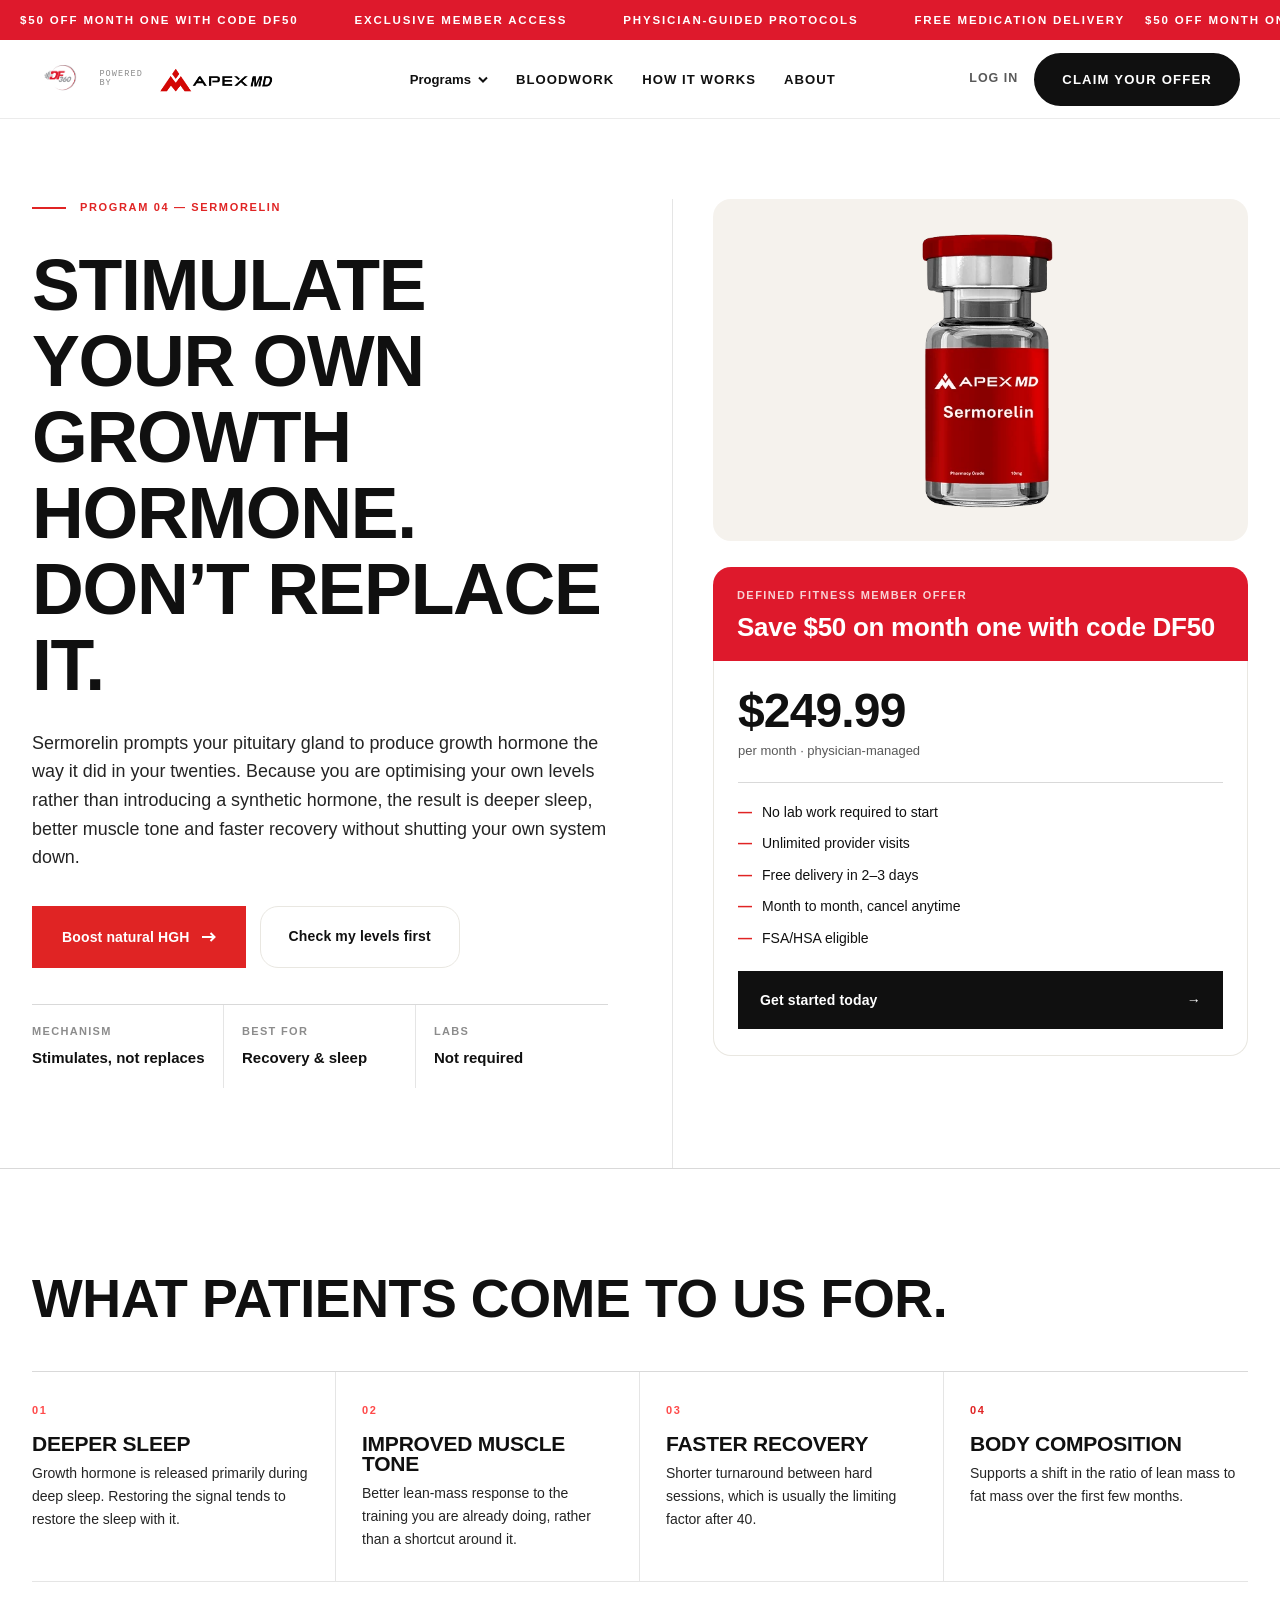
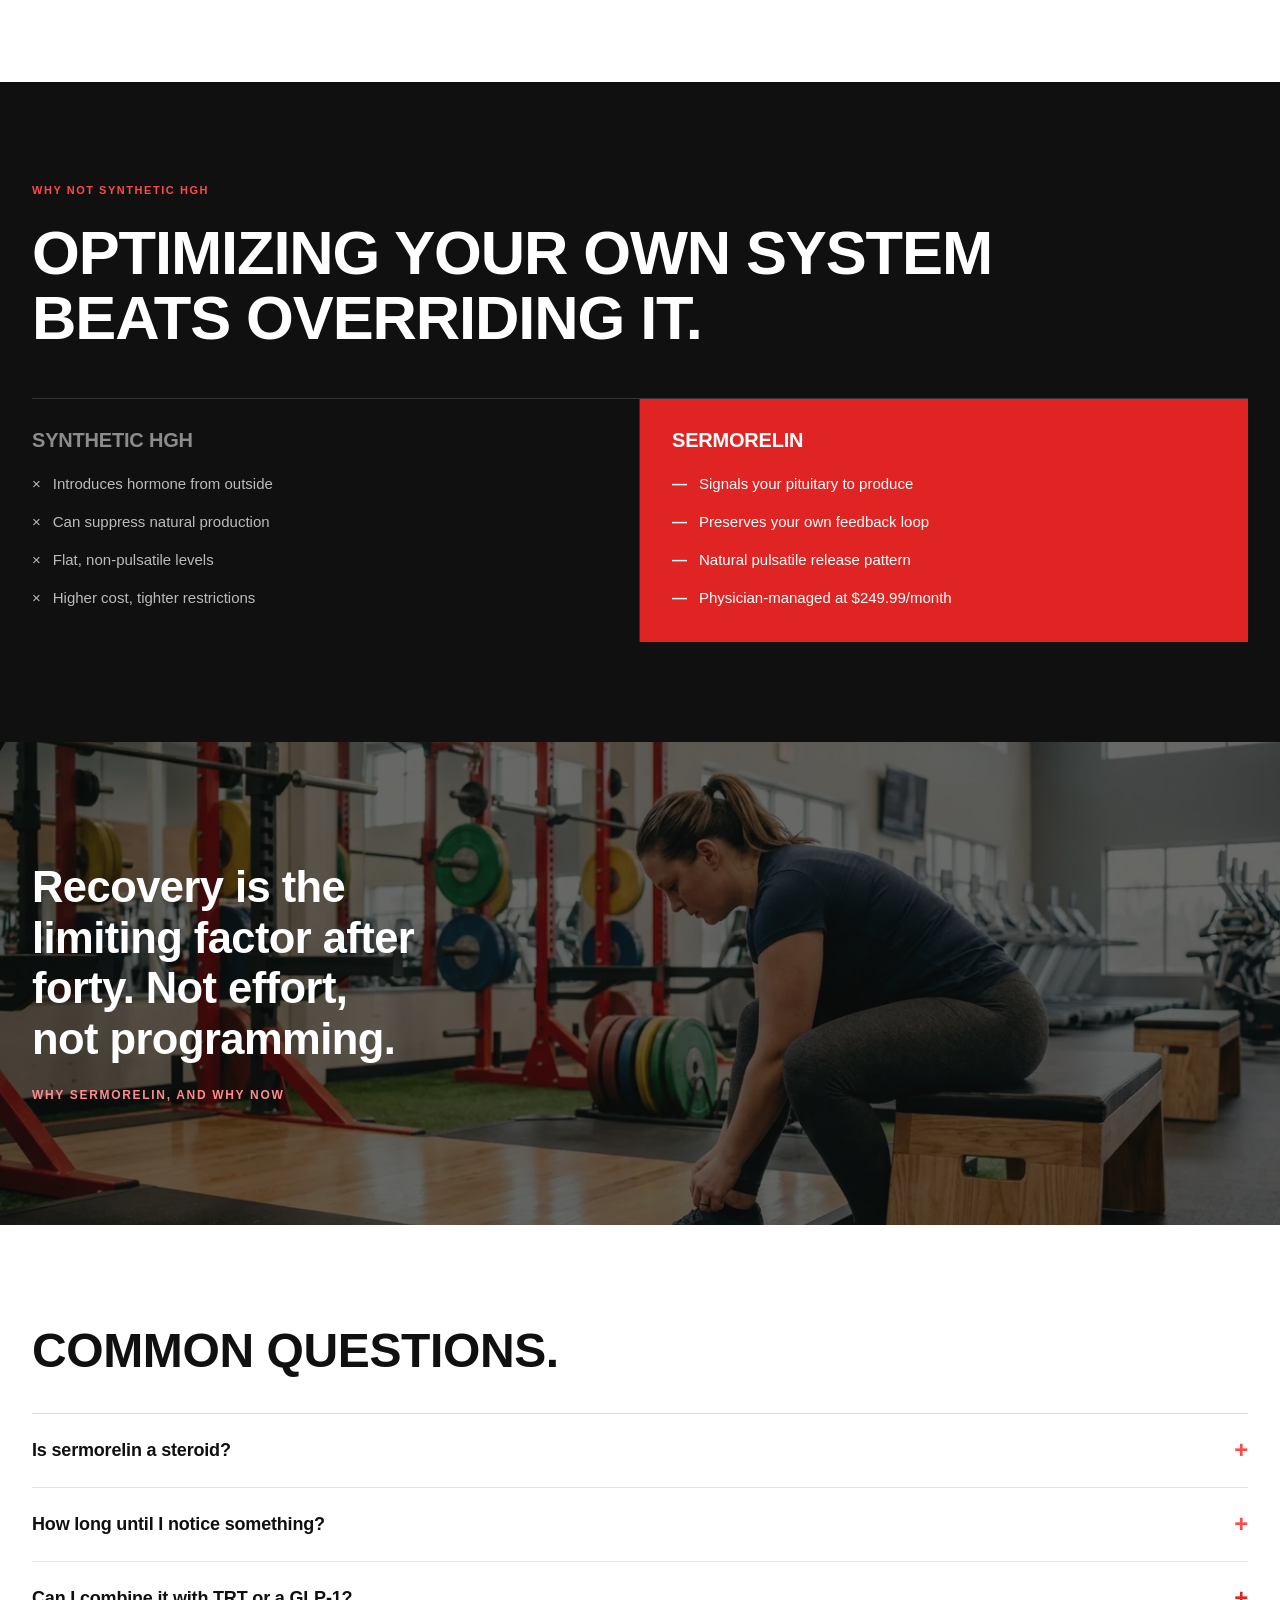
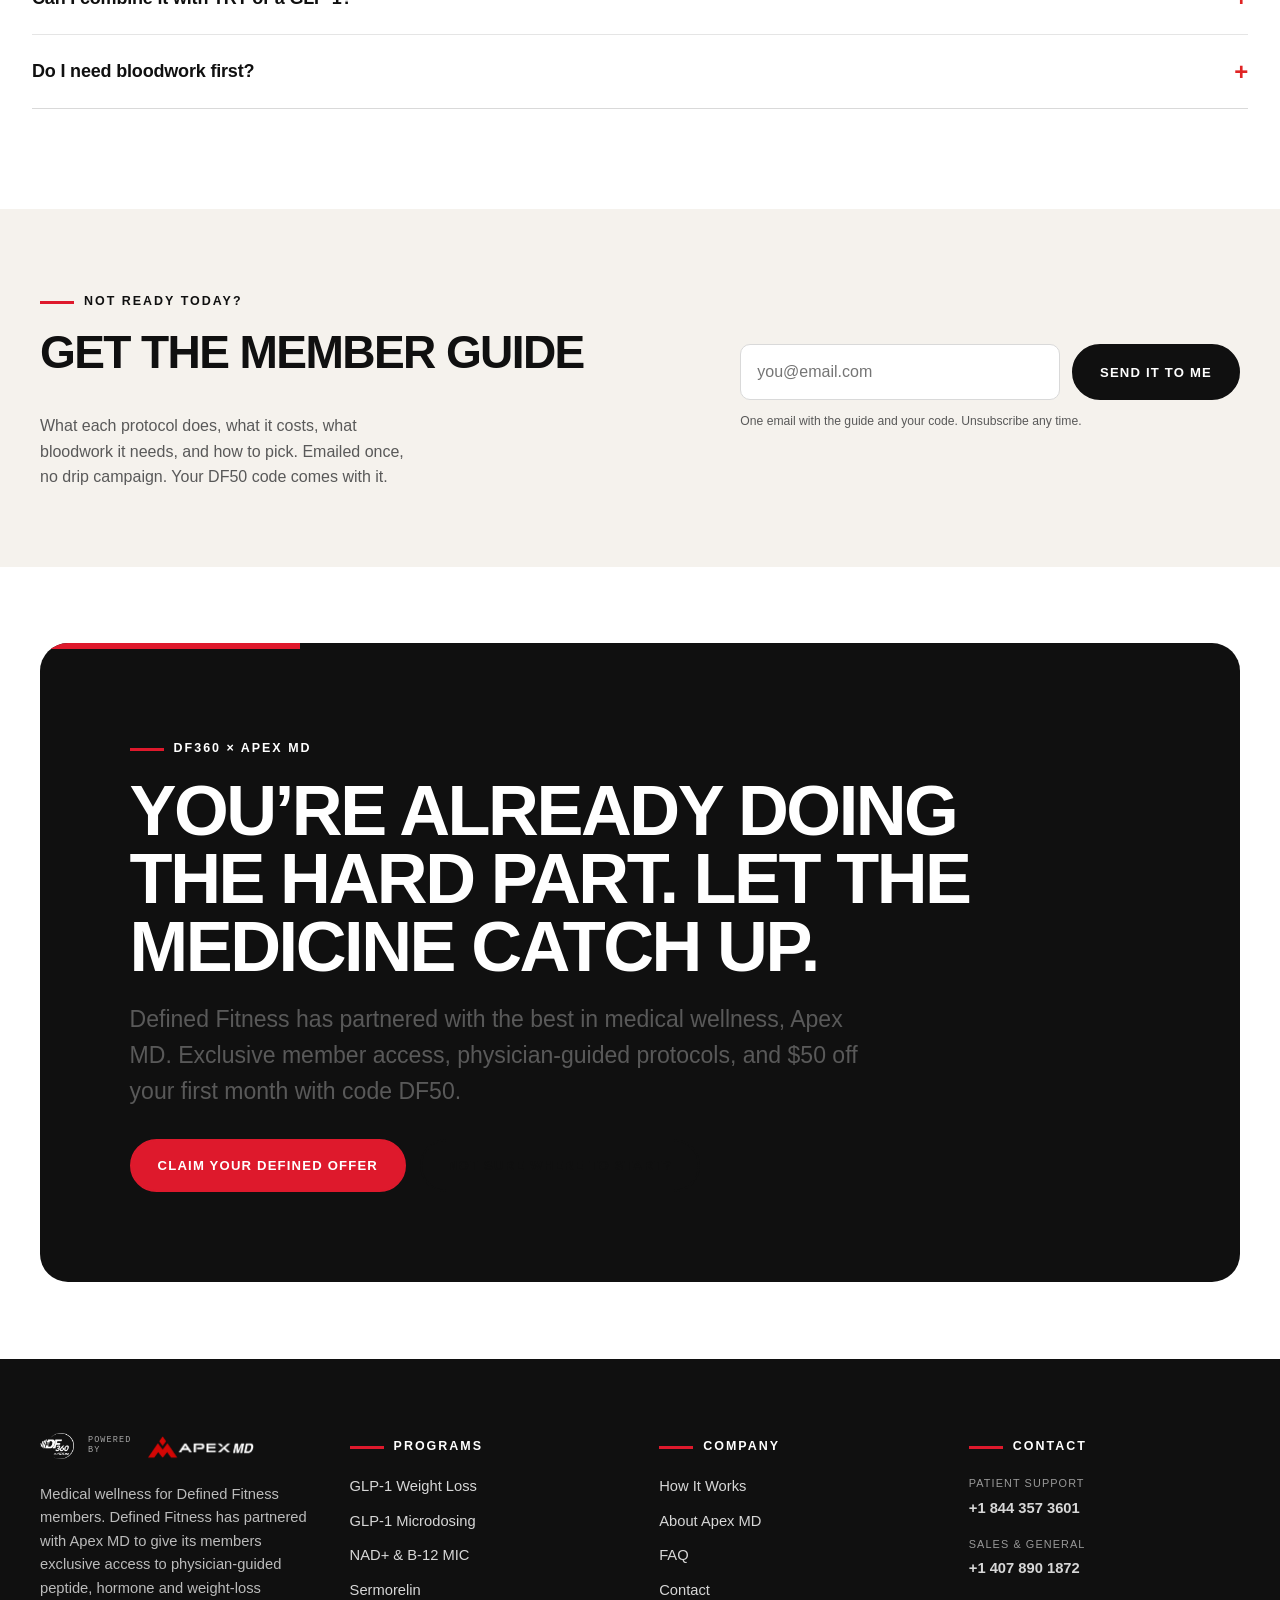
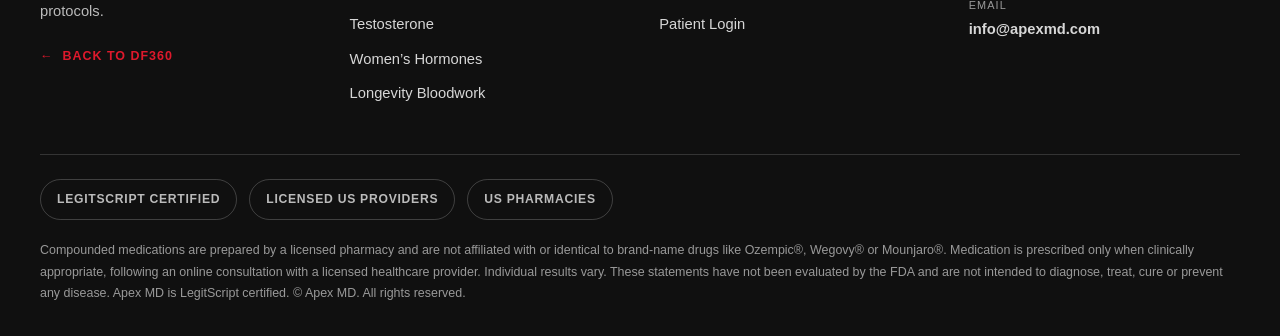
<file: sermorelin.html>
<!DOCTYPE html>
<html lang="en">
<head>
<meta charset="utf-8">
<meta name="viewport" content="width=device-width, initial-scale=1">
<title>Sermorelin — DF360 × Apex MD</title>
<meta name="description" content="Sermorelin stimulates your own growth hormone production instead of replacing it. Deeper sleep, better muscle tone, faster recovery. $249.99 a month.">
<link rel="canonical" href="https://df360.apexmd.com/sermorelin.html">
<meta property="og:type" content="website">
<meta property="og:title" content="Sermorelin — DF360 × Apex MD">
<meta property="og:description" content="Sermorelin stimulates your own growth hormone production instead of replacing it. Deeper sleep, better muscle tone, faster recovery. $249.99 a month.">
<meta property="og:url" content="https://df360.apexmd.com/sermorelin.html">
<link rel="stylesheet" href="df360-theme.css">

<style id="sp-responsive">
[data-spfloat]{display:none}[data-spnav]{display:flex}[data-spburger]{display:none}
[data-spcall]{display:none}[data-splogin]{display:inline}
@media (max-width:1040px){
[data-spfloat]{display:flex}[data-spnav]{display:none}[data-spburger]{display:flex}
[data-spcall]{display:inline-flex}[data-splogin]{display:none}}
@media (max-width:560px){.df-header .df-btn--sm{display:none}.df-header .df-nav{gap:14px}[data-spburger] span,[data-spcall] span{display:none}}
@media (max-width:360px){.df-header .df-lockup__by{display:none}}
#spQuiz[hidden],#spResult[hidden],#spStep1[hidden],#spMobile[hidden]{display:none!important}
#spMobile{position:fixed;inset:0;z-index:2000;background:var(--df-black,#111);color:#fff;padding:26px 22px;overflow:auto}
#spMobile a{display:block;padding:14px 0;border-bottom:1px solid rgba(255,255,255,.14);color:#fff;text-decoration:none;font-weight:800;letter-spacing:.04em;text-transform:uppercase}
#spMobile .spclose{background:none;border:0;color:#fff;font-size:2rem;cursor:pointer;float:right;line-height:1}
</style>
<script src="analytics.js"></script>
<link rel="icon" href="favicon.ico" sizes="any">
<link rel="icon" type="image/png" sizes="32x32" href="favicon-32.png">
<link rel="icon" type="image/png" sizes="16x16" href="favicon-16.png">
<link rel="apple-touch-icon" href="apple-touch-icon.png">
</head>
<body>
<!-- Google Tag Manager (noscript) -->
<noscript><iframe src="https://www.googletagmanager.com/ns.html?id=GTM-MVWKWK6D"
height="0" width="0" style="display:none;visibility:hidden"></iframe></noscript>
<!-- End Google Tag Manager (noscript) -->
<div class="sc-host" data-sc-name="Sermorelin"><div style="background: rgb(255, 255, 255); color: rgb(16, 16, 16); font-family: var(--df-font-body);">
  <div class="sc-host" data-sc-name="_SiteHeader"><div style="position: sticky; top: 0px; z-index: 1000;">
  <div class="df-offerbar">
    <div class="df-offerbar__track">
      <div class="df-offerbar__set"><span>$50 off month one with code DF50</span><span>Exclusive member access</span><span>Physician-guided protocols</span><span>Free medication delivery</span></div>
      <div class="df-offerbar__set" aria-hidden="true"><span>$50 off month one with code DF50</span><span>Exclusive member access</span><span>Physician-guided protocols</span><span>Free medication delivery</span></div>
    </div>
  </div>
  <header class="df-header" style="position: static;">
    <div class="df-container df-nav">
      <a class="df-lockup" href="index.html" style="display: flex; align-items: center; gap: 14px;">
        <img class="df-lockup__df360" src="img/df360/logo-df360-grey.webp?v=09c337cb" alt="DF360" fetchpriority="high" decoding="async">
        <span class="df-lockup__by" style="font-family: var(--df-font-mono); font-size: 8.5px; line-height: 1.1; letter-spacing: 0.13em; text-transform: uppercase; color: var(--df-gray-500); white-space: nowrap;">Powered<br>by</span>
        <img class="df-lockup__apex" src="img/df360/logo-apex-dark.webp?v=c590a35a" alt="Apex MD" width="1784" height="477" fetchpriority="high" decoding="async">
      </a>
      <nav class="df-nav__links" data-spnav="1" style="">
        <div style="position: relative;">
          <button type="button" aria-haspopup="true" aria-expanded="false" style="display: flex; align-items: center; gap: 7px; background: none; border: 0px; padding: 8px 0px; cursor: pointer; font: inherit; color: inherit;">
            <span>Programs</span>
            <svg width="10" height="7" viewBox="0 0 10 7" fill="none" aria-hidden="true"><path d="M1 1.5 5 5.5 9 1.5" stroke="currentColor" stroke-width="2"></path></svg>
          </button>
          <div class="df-navmenu" style="display: none;">
            <a href="weight-loss.html">GLP-1 Weight Loss</a>
            <a href="glp-1-microdosing.html">GLP-1 Microdosing</a>
            <a href="nad.html">NAD+ &amp; B-12 MIC</a>
            <a href="sermorelin.html">Sermorelin</a>
            <a href="testosterone.html">Testosterone</a>
            <a href="hormones.html">Women’s Hormones</a>
            <a href="bloodwork.html">Longevity Bloodwork</a>
          </div>
          
        </div>
        <a href="bloodwork.html">Bloodwork</a>
        <a href="how-it-works.html">How It Works</a>
        <a href="about.html">About</a>
      </nav>
      <div style="display: flex; align-items: center; gap: 16px; flex: 0 0 auto;">
        <button data-spburger="1" aria-label="Menu" style="align-items: center; gap: 9px; background: none; border: 0px; cursor: pointer; padding: 8px 2px; font-size: 0.8rem; font-weight: 800; letter-spacing: 0.08em; text-transform: uppercase; color: var(--df-black);">
          <svg width="20" height="12" viewBox="0 0 20 12" fill="none" aria-hidden="true"><path d="M0 1h20M0 6h20M0 11h20" stroke="currentColor" stroke-width="2"></path></svg>
          <span>Menu</span>
        </button>
        <a href="tel:+18443573601" data-spcall="1" aria-label="Call patient support" style="align-items: center; gap: 8px; font-size: 0.78rem; font-weight: 800; letter-spacing: 0.06em; text-transform: uppercase; color: var(--df-black); white-space: nowrap;">
          <svg width="15" height="15" viewBox="0 0 24 24" fill="none" aria-hidden="true"><path d="M22 16.9v3a2 2 0 0 1-2.2 2 19.8 19.8 0 0 1-8.6-3.1 19.5 19.5 0 0 1-6-6A19.8 19.8 0 0 1 2.1 4.2 2 2 0 0 1 4.1 2h3a2 2 0 0 1 2 1.7c.1.9.4 1.8.7 2.6a2 2 0 0 1-.5 2.1L8.1 9.7a16 16 0 0 0 6 6l1.3-1.3a2 2 0 0 1 2.1-.4c.8.3 1.7.6 2.6.7a2 2 0 0 1 1.7 2Z" stroke="currentColor" stroke-width="2"></path></svg>
          <span>Call</span>
        </a>
        <a href="https://ehr.apexmd.com/login" data-splogin="1" style="font-size: 0.78rem; font-weight: 800; letter-spacing: 0.08em; text-transform: uppercase; color: var(--df-gray-700); white-space: nowrap;">Log In</a>
        <button class="df-btn df-btn--red df-btn--sm" style="white-space: nowrap;">Claim Your Offer</button>
      </div>
    </div>
  </header>
  </div><button class="df-float" data-spfloat="1" style="">
  <span>Not sure where to start? Take the 60-second quiz</span>
  <span style="color: var(--df-red);">→</span></button></div>

  <section data-screen-label="Hero" style="border-bottom: 1px solid rgb(217, 217, 217);">
    <div style="max-width: 1320px; margin: 0px auto; padding: 80px 32px 0px; display: grid; grid-template-columns: repeat(auto-fit, minmax(340px, 1fr)); gap: 64px; align-items: start;">
      <div style="padding-bottom: 80px;">
        <div style="display: flex; align-items: center; gap: 14px; margin-bottom: 30px;">
          <span style="width: 34px; height: 2px; background: rgb(224, 36, 36); display: block;"></span>
          <span style="font-size: 11px; font-weight: 700; letter-spacing: 0.15em; text-transform: uppercase; color: rgb(224, 36, 36);">Program 04 — Sermorelin</span>
        </div>
        <h1 style="font-size: clamp(42px, 5.6vw, 80px); line-height: 1.06; letter-spacing: -0.018em; margin: 0px 0px 26px;">Stimulate Your Own Growth Hormone. Don’t Replace It.</h1>
        <p style="font-size: clamp(16px, 1.4vw, 20px); line-height: 1.6; color: rgb(36, 36, 36); max-width: 34em; margin: 0px 0px 34px;">Sermorelin prompts your pituitary gland to produce growth hormone the way it did in your twenties. Because you are optimising your own levels rather than introducing a synthetic hormone, the result is deeper sleep, better muscle tone and faster recovery without shutting your own system down.</p>
        <div style="display: flex; flex-wrap: wrap; gap: 14px; margin-bottom: 36px;">
          <a href="https://formdefined.apexmd.com/?categoryId=longevity" class="scp0" style="background: rgb(224, 36, 36); color: rgb(255, 255, 255); text-decoration: none; font-weight: 700; font-size: 14px; letter-spacing: 0.01em; padding: 20px 30px; display: inline-flex; align-items: center; gap: 12px;" target="_blank" rel="noopener">
            <span>Boost natural HGH</span>
            <svg width="14" height="10" viewBox="0 0 14 10" fill="none" aria-hidden="true"><path d="M0 5h12M8.5 1 12.5 5l-4 4" stroke="currentColor" stroke-width="2"></path></svg>
          </a>
          <a href="bloodwork.html" class="scp1" style="border: 1px solid rgb(233, 231, 225); border-radius: 18px; overflow: hidden; color: rgb(16, 16, 16); text-decoration: none; font-weight: 700; font-size: 14px; letter-spacing: 0.01em; padding: 18px 28px;">Check my levels first</a>
        </div>
        <div style="border-top: 1px solid rgb(217, 217, 217); display: grid; grid-template-columns: repeat(auto-fit, minmax(150px, 1fr));">
          <div style="padding: 18px 18px 18px 0px; border-right: 1px solid rgba(0, 0, 0, 0.1);">
            <div style="font-size: 11px; font-weight: 700; letter-spacing: 0.12em; text-transform: uppercase; color: rgb(140, 140, 140); margin-bottom: 5px;">Mechanism</div>
            <div style="font-size: 15px; font-weight: 700;">Stimulates, not replaces</div>
          </div>
          <div style="padding: 18px; border-right: 1px solid rgba(0, 0, 0, 0.1);">
            <div style="font-size: 11px; font-weight: 700; letter-spacing: 0.12em; text-transform: uppercase; color: rgb(140, 140, 140); margin-bottom: 5px;">Best for</div>
            <div style="font-size: 15px; font-weight: 700;">Recovery &amp; sleep</div>
          </div>
          <div style="padding: 18px;">
            <div style="font-size: 11px; font-weight: 700; letter-spacing: 0.12em; text-transform: uppercase; color: rgb(140, 140, 140); margin-bottom: 5px;">Labs</div>
            <div style="font-size: 15px; font-weight: 700;">Not required</div>
          </div>
        </div>
      </div>
      <div style="align-self: stretch; border-left: 1px solid rgba(0, 0, 0, 0.1); padding: 0px 0px 80px 40px;">
        <figure style="margin:0 0 26px;display:flex;justify-content:center;align-items:flex-end;background:var(--df-gray-100);border-radius:18px;padding:22px 18px;min-height:342px;">
          <img src="img/product/sermorelin.webp?v=f26e30ca" alt="Apex MD Sermorelin vial" width="260" height="455" loading="lazy" decoding="async" style="width:170px;max-width:100%;height:auto;display:block;">
        </figure>
        <div class="df-price__head">
          <div style="font-size: 11px; font-weight: 700; letter-spacing: 0.13em; text-transform: uppercase; opacity: 0.8; margin-bottom: 8px;">Defined Fitness member offer</div>
          <div style="font-size: 26px; font-weight: 700; letter-spacing: -0.011em; line-height: 1.1;">Save $50 on month one with code DF50</div>
        </div>
        <div class="df-price__body">
          <div style="font-size: 48px; font-weight: 700; letter-spacing: -0.018em; line-height: 1;">$249.99</div>
          <div style="font-size: 13px; color: rgb(89, 89, 89); margin: 6px 0px 20px;">per month · physician-managed</div>
          <div style="display: flex; flex-direction: column; gap: 9px; border-top: 1px solid rgb(217, 217, 217); padding-top: 18px; margin-bottom: 22px;">
            <div style="display: flex; gap: 10px; font-size: 14px;"><span style="color: rgb(224, 36, 36); font-weight: 700;">—</span><span>No lab work required to start</span></div>
            <div style="display: flex; gap: 10px; font-size: 14px;"><span style="color: rgb(224, 36, 36); font-weight: 700;">—</span><span>Unlimited provider visits</span></div>
            <div style="display: flex; gap: 10px; font-size: 14px;"><span style="color: rgb(224, 36, 36); font-weight: 700;">—</span><span>Free delivery in 2–3 days</span></div>
            <div style="display: flex; gap: 10px; font-size: 14px;"><span style="color: rgb(224, 36, 36); font-weight: 700;">—</span><span>Month to month, cancel anytime</span></div>
            <div style="display: flex; gap: 10px; font-size: 14px;"><span style="color: rgb(224, 36, 36); font-weight: 700;">—</span><span>FSA/HSA eligible</span></div>
          </div>
          <a href="https://formdefined.apexmd.com/?categoryId=longevity" class="scp2" style="display: flex; align-items: center; justify-content: space-between; gap: 12px; background: rgb(16, 16, 16); color: rgb(255, 255, 255); text-decoration: none; font-weight: 700; font-size: 14px; letter-spacing: 0.01em; padding: 18px 22px;" target="_blank" rel="noopener">
            <span>Get started today</span><span>→</span>
          </a>
        </div>
      </div>
    </div>
  </section>

  <section data-screen-label="Outcomes" style="max-width: 1320px; margin: 0px auto; padding: 100px 32px;">
    <h2 style="font-size: clamp(32px, 4.2vw, 54px); line-height: 1.08; letter-spacing: -0.008em; margin: 0px 0px 44px; max-width: 20em;">What patients come to us for.</h2>
    <div style="display: grid; grid-template-columns: repeat(auto-fit, minmax(260px, 1fr)); border-top: 1px solid rgb(217, 217, 217);">
      <div style="padding: 30px 26px 30px 0px; border-right: 1px solid rgba(0, 0, 0, 0.1); border-bottom: 1px solid rgba(0, 0, 0, 0.1);">
        <div style="font-size: 11px; font-weight: 700; letter-spacing: 0.14em; color: rgb(255, 74, 74); margin-bottom: 14px;">01</div>
        <h3 style="font-size: 21px; letter-spacing: -0.011em; margin: 0px 0px 8px;">Deeper sleep</h3>
        <p style="font-size: 14px; line-height: 1.65; color: rgb(36, 36, 36); margin: 0px;">Growth hormone is released primarily during deep sleep. Restoring the signal tends to restore the sleep with it.</p>
      </div>
      <div style="padding: 30px 26px; border-right: 1px solid rgba(0, 0, 0, 0.1); border-bottom: 1px solid rgba(0, 0, 0, 0.1);">
        <div style="font-size: 11px; font-weight: 700; letter-spacing: 0.14em; color: rgb(255, 74, 74); margin-bottom: 14px;">02</div>
        <h3 style="font-size: 21px; letter-spacing: -0.011em; margin: 0px 0px 8px;">Improved muscle tone</h3>
        <p style="font-size: 14px; line-height: 1.65; color: rgb(36, 36, 36); margin: 0px;">Better lean-mass response to the training you are already doing, rather than a shortcut around it.</p>
      </div>
      <div style="padding: 30px 26px; border-right: 1px solid rgba(0, 0, 0, 0.1); border-bottom: 1px solid rgba(0, 0, 0, 0.1);">
        <div style="font-size: 11px; font-weight: 700; letter-spacing: 0.14em; color: rgb(255, 74, 74); margin-bottom: 14px;">03</div>
        <h3 style="font-size: 21px; letter-spacing: -0.011em; margin: 0px 0px 8px;">Faster recovery</h3>
        <p style="font-size: 14px; line-height: 1.65; color: rgb(36, 36, 36); margin: 0px;">Shorter turnaround between hard sessions, which is usually the limiting factor after 40.</p>
      </div>
      <div style="padding: 30px 0px 30px 26px; border-bottom: 1px solid rgba(0, 0, 0, 0.1);">
        <div style="font-size: 11px; font-weight: 700; letter-spacing: 0.14em; color: rgb(224, 36, 36); margin-bottom: 14px;">04</div>
        <h3 style="font-size: 21px; letter-spacing: -0.011em; margin: 0px 0px 8px;">Body composition</h3>
        <p style="font-size: 14px; line-height: 1.65; color: rgb(36, 36, 36); margin: 0px;">Supports a shift in the ratio of lean mass to fat mass over the first few months.</p>
      </div>
    </div>
  </section>

  <section data-screen-label="Comparison" style="background: rgb(16, 16, 16); color: rgb(255, 255, 255);">
    <div style="max-width: 1320px; margin: 0px auto; padding: 100px 32px;">
      <div style="font-size: 11px; font-weight: 700; letter-spacing: 0.14em; text-transform: uppercase; color: rgb(255, 74, 74); margin-bottom: 20px;">Why not synthetic HGH</div>
      <h2 style="font-size: clamp(34px, 4.8vw, 66px); line-height: 1.06; letter-spacing: -0.018em; margin: 0px 0px 48px; max-width: 18em;">Optimizing Your Own System Beats Overriding It.</h2>
      <div style="display: grid; grid-template-columns: repeat(auto-fit, minmax(300px, 1fr)); border-top: 1px solid rgba(255, 255, 255, 0.16);">
        <div style="padding: 32px 32px 32px 0px; border-right: 1px solid rgba(255, 255, 255, 0.14);">
          <h3 style="font-size: 20px; letter-spacing: -0.01em; margin: 0px 0px 22px; color: rgb(140, 140, 140);">Synthetic HGH</h3>
          <div style="display: flex; flex-direction: column; gap: 14px; font-size: 15px; color: rgb(187, 187, 187);">
            <div style="display: flex; gap: 12px;"><span>×</span><span>Introduces hormone from outside</span></div>
            <div style="display: flex; gap: 12px;"><span>×</span><span>Can suppress natural production</span></div>
            <div style="display: flex; gap: 12px;"><span>×</span><span>Flat, non-pulsatile levels</span></div>
            <div style="display: flex; gap: 12px;"><span>×</span><span>Higher cost, tighter restrictions</span></div>
          </div>
        </div>
        <div style="padding: 32px; background: rgb(224, 36, 36);">
          <h3 style="font-size: 20px; letter-spacing: -0.01em; margin: 0px 0px 22px;">Sermorelin</h3>
          <div style="display: flex; flex-direction: column; gap: 14px; font-size: 15px;">
            <div style="display: flex; gap: 12px;"><span style="font-weight: 700;">—</span><span>Signals your pituitary to produce</span></div>
            <div style="display: flex; gap: 12px;"><span style="font-weight: 700;">—</span><span>Preserves your own feedback loop</span></div>
            <div style="display: flex; gap: 12px;"><span style="font-weight: 700;">—</span><span>Natural pulsatile release pattern</span></div>
            <div style="display: flex; gap: 12px;"><span style="font-weight: 700;">—</span><span>Physician-managed at $249.99/month</span></div>
          </div>
        </div>
      </div>
    </div>
  </section>

  <section data-screen-label="Photo" style="position: relative; background: rgb(16, 16, 16); color: rgb(255, 255, 255);">
    <img src="img/df360/b2v2-p1.webp?v=fb8d614a" alt="A member strength training at Defined Fitness" style="position: absolute; inset: 0px; width: 100%; height: 100%; object-fit: cover; opacity: 0.38;" width="1264" height="848" loading="lazy" decoding="async">
    <div style="position: relative; max-width: 1320px; margin: 0px auto; padding: 120px 32px;">
      <blockquote style="margin: 0px; max-width: 24em;">
        <p style="font-size: clamp(26px, 3.4vw, 46px); line-height: 1.16; letter-spacing: -0.013em; font-weight: 700; margin: 0px 0px 22px;">Recovery is the limiting factor after forty. Not effort, not programming.</p>
        <footer style="font-size: 12px; font-weight: 700; letter-spacing: 0.14em; text-transform: uppercase; color: rgb(255, 138, 143);">Why sermorelin, and why now</footer>
      </blockquote>
    </div>
  </section>

  <section data-screen-label="FAQ" style="max-width: 1320px; margin: 0px auto; padding: 100px 32px;">
    <h2 style="font-size: clamp(30px, 3.8vw, 48px); line-height: 1.08; letter-spacing: -0.008em; margin: 0px 0px 36px;">Common questions.</h2>
    <div style="border-top: 1px solid rgb(217, 217, 217);">
      <details style="border-bottom: 1px solid rgba(0, 0, 0, 0.1);">
        <summary style="display: flex; justify-content: space-between; align-items: center; gap: 20px; cursor: pointer; padding: 22px 0px; font-size: 18px; font-weight: 700; letter-spacing: -0.01em;"><span>Is sermorelin a steroid?</span><span class="spPlus" style="color: rgb(255, 74, 74); font-size: 24px; line-height: 1;">+</span></summary>
        <p style="font-size: 15.5px; line-height: 1.75; color: rgb(36, 36, 36); margin: 0px 0px 24px; max-width: 56em;">No. It is a growth hormone releasing hormone analogue. It signals your pituitary gland to produce your own growth hormone; it does not introduce a hormone or a steroid into your body.</p>
      </details>
      <details style="border-bottom: 1px solid rgba(0, 0, 0, 0.1);">
        <summary style="display: flex; justify-content: space-between; align-items: center; gap: 20px; cursor: pointer; padding: 22px 0px; font-size: 18px; font-weight: 700; letter-spacing: -0.01em;"><span>How long until I notice something?</span><span class="spPlus" style="color: rgb(255, 74, 74); font-size: 24px; line-height: 1;">+</span></summary>
        <p style="font-size: 15.5px; line-height: 1.75; color: rgb(36, 36, 36); margin: 0px 0px 24px; max-width: 56em;">Sleep quality is usually the first change, often within the first few weeks. Recovery and body-composition changes tend to show up across two to six months. Results vary.</p>
      </details>
      <details style="border-bottom: 1px solid rgba(0, 0, 0, 0.1);">
        <summary style="display: flex; justify-content: space-between; align-items: center; gap: 20px; cursor: pointer; padding: 22px 0px; font-size: 18px; font-weight: 700; letter-spacing: -0.01em;"><span>Can I combine it with TRT or a GLP-1?</span><span class="spPlus" style="color: rgb(224, 36, 36); font-size: 24px; line-height: 1;">+</span></summary>
        <p style="font-size: 15.5px; line-height: 1.75; color: rgb(36, 36, 36); margin: 0px 0px 24px; max-width: 56em;">Often, yes, and it is a common stack for patients protecting lean mass through weight loss. Your provider reviews your full picture before combining protocols.</p>
      </details>
      <details style="border-bottom: 1px solid rgb(217, 217, 217);">
        <summary style="display: flex; justify-content: space-between; align-items: center; gap: 20px; cursor: pointer; padding: 22px 0px; font-size: 18px; font-weight: 700; letter-spacing: -0.01em;"><span>Do I need bloodwork first?</span><span class="spPlus" style="color: rgb(224, 36, 36); font-size: 24px; line-height: 1;">+</span></summary>
        <p style="font-size: 15.5px; line-height: 1.75; color: rgb(36, 36, 36); margin: 0px 0px 24px; max-width: 56em;">No. Sermorelin does not require a panel to begin. If you would rather see your numbers before committing to anything, start with Longevity Bloodwork and decide from there.</p>
      </details>
    </div>
  </section>

  <div class="sc-host" data-sc-name="_SiteFooter"><section class="df-section df-section--tight df-section--soft" data-screen-label="Lead capture">
  <div class="df-container">
    <div class="df-split df-split--lead" style="align-items: center;">
      <div>
        <div class="df-kicker">Not Ready Today?</div>
        <h2 style="font-size: clamp(2rem, 3.6vw, 3.4rem);">Get the Member Guide</h2>
        <p class="df-muted" style="max-width: 42ch; margin: 0px;">What each protocol does, what it costs, what bloodwork it needs, and how to pick. Emailed once, no drip campaign. Your DF50 code comes with it.</p>
      </div>
      <div>
        
          <form style="display: flex; flex-wrap: wrap; gap: 12px;" data-lead="guide">
            <input type="text" name="company" tabindex="-1" autocomplete="off" aria-hidden="true" style="position:absolute;left:-9999px;width:1px;height:1px;opacity:0">
            <label for="lead-email" style="position: absolute; width: 1px; height: 1px; overflow: hidden; clip: rect(0px, 0px, 0px, 0px);">Email address</label>
            <input class="df-field" id="lead-email" name="email" type="email" required="" placeholder="you@email.com" style="flex: 1 1 220px;">
            <button class="df-btn df-btn--red" type="submit">Send It To Me</button>
            <p class="df-muted" style="flex: 1 1 100%; font-size: 0.76rem; margin: 0px;">One email with the guide and your code. Unsubscribe any time.</p>
          </form>
        
        
      </div>
    </div>
  </div></section><section class="df-section df-section--tight" style="background: var(--df-white);">
  <div class="df-container">
    <div class="df-cta">
      <div class="df-kicker" style="color: var(--df-white);">DF360 × Apex MD</div>
      <h2>You’re Already Doing the Hard Part. Let the Medicine Catch Up.</h2>
      <p class="df-lead df-muted" style="margin-bottom: 30px;">Defined Fitness has partnered with the best in medical wellness, Apex MD. Exclusive member access, physician-guided protocols, and $50 off your first month with code DF50.</p>
      <div style="display: flex; flex-wrap: wrap; gap: 14px;">
        <a class="df-btn df-btn--red" href="https://formdefined.apexmd.com/?categoryId=weight-loss" target="_blank" rel="noopener">Claim Your Defined Offer</a>
        <a class="df-btn df-btn--outline" href="how-it-works.html">Not Sure Where to Start?</a>
      </div>
    </div>
  </div></section><footer class="df-footer">
  <div class="df-container">
    <div class="df-grid" style="grid-template-columns: repeat(auto-fit, minmax(230px, 1fr));">
      <div>
        <div style="display: flex; align-items: center; gap: 14px; margin-bottom: 22px;">
          <img src="img/df360/logo-df360-white.webp?v=10a34cec" alt="DF360" style="height: 26px; width: auto;" loading="lazy" decoding="async">
          <span style="font-family: var(--df-font-mono); font-size: 8.5px; line-height: 1.1; letter-spacing: 0.13em; text-transform: uppercase; color: rgba(255,255,255,0.62); white-space: nowrap;">Powered<br>by</span>
          <img src="img/df360/logo-apex-white.webp?v=296ee9a3" alt="Apex MD" style="height: 30px; width: auto;" width="1784" height="477" loading="lazy" decoding="async">
        </div>
        <p style="max-width: 34em; color: rgb(187, 187, 187); font-size: 0.92rem;">Medical wellness for Defined Fitness members. Defined Fitness has partnered with Apex MD to give its members exclusive access to physician-guided peptide, hormone and weight-loss protocols.</p>
        <a href="https://www.defined.com" style="display: inline-flex; align-items: center; gap: 9px; color: var(--df-red); font-size: 0.78rem; font-weight: 800; letter-spacing: 0.08em; text-transform: uppercase;"><span>←</span><span>Back to DF360</span></a>
      </div>
      <div>
        <div class="df-kicker" style="color: var(--df-white);">Programs</div>
        <div style="display: flex; flex-direction: column; gap: 11px; font-size: 0.92rem;">
          <a href="weight-loss.html">GLP-1 Weight Loss</a>
          <a href="glp-1-microdosing.html">GLP-1 Microdosing</a>
          <a href="nad.html">NAD+ &amp; B-12 MIC</a>
          <a href="sermorelin.html">Sermorelin</a>
          <a href="testosterone.html">Testosterone</a>
          <a href="hormones.html">Women’s Hormones</a>
          <a href="bloodwork.html">Longevity Bloodwork</a>
        </div>
      </div>
      <div>
        <div class="df-kicker" style="color: var(--df-white);">Company</div>
        <div style="display: flex; flex-direction: column; gap: 11px; font-size: 0.92rem;">
          <a href="how-it-works.html">How It Works</a>
          <a href="about.html">About Apex MD</a>
          <a href="faq.html">FAQ</a>
          <a href="contact.html">Contact</a>
          <a href="https://ehr.apexmd.com/login">Patient Login</a>
        </div>
      </div>
      <div>
        <div class="df-kicker" style="color: var(--df-white);">Contact</div>
        <div style="display: flex; flex-direction: column; gap: 16px; font-size: 0.92rem;">
          <div>
            <div style="font-size: 0.68rem; color: rgb(153, 153, 153); letter-spacing: 0.1em; text-transform: uppercase; margin-bottom: 4px;">Patient support</div>
            <a href="tel:+18443573601" style="font-weight: 800;">+1 844 357 3601</a>
          </div>
          <div>
            <div style="font-size: 0.68rem; color: rgb(153, 153, 153); letter-spacing: 0.1em; text-transform: uppercase; margin-bottom: 4px;">Sales &amp; general</div>
            <a href="tel:+14078901872" style="font-weight: 800;">+1 407 890 1872</a>
          </div>
          <div>
            <div style="font-size: 0.68rem; color: rgb(153, 153, 153); letter-spacing: 0.1em; text-transform: uppercase; margin-bottom: 4px;">Email</div>
            <a href="mailto:info@apexmd.com" style="font-weight: 800;">info@apexmd.com</a>
          </div>
        </div>
      </div>
    </div>
    <div class="df-footer__bottom">
      <div class="df-feature-strip" style="margin-bottom: 20px;">
        <span class="df-chip" style="background: transparent; border-color: rgba(255, 255, 255, 0.2); color: rgb(187, 187, 187);">LegitScript certified</span>
        <span class="df-chip" style="background: transparent; border-color: rgba(255, 255, 255, 0.2); color: rgb(187, 187, 187);">Licensed US providers</span>
        <span class="df-chip" style="background: transparent; border-color: rgba(255, 255, 255, 0.2); color: rgb(187, 187, 187);">US pharmacies</span>
      </div>
      <p style="margin: 0px; font-size: 0.78rem; line-height: 1.7;">Compounded medications are prepared by a licensed pharmacy and are not affiliated with or identical to brand-name drugs like Ozempic®, Wegovy® or Mounjaro®. Medication is prescribed only when clinically appropriate, following an online consultation with a licensed healthcare provider. Individual results vary. These statements have not been evaluated by the FDA and are not intended to diagnose, treat, cure or prevent any disease. Apex MD is LegitScript certified. © Apex MD. All rights reserved.</p>
    </div>
  </div></footer></div></div></div>

  <div class="df-quiz__backdrop" id="spQuiz" hidden>
    <div class="df-quiz">
      <div class="df-quiz__head">
        <div style="display: flex; align-items: baseline; gap: 14px;">
          <span style="font-size: 0.68rem; font-weight: 800; letter-spacing: 0.16em; text-transform: uppercase; color: var(--df-red);"><span id="spStepLabel">01 / 02</span></span>
          <span style="font-size: 0.95rem; font-weight: 800; letter-spacing: 0.04em; text-transform: uppercase;">Find Your Program</span>
        </div>
        <button aria-label="Close" data-spquiz-close="1" style="background: none; border: 0px; color: inherit; cursor: pointer; font-size: 1.5rem; line-height: 1; padding: 2px 6px;">×</button>
      </div>

      
        <div class="df-quiz__body" id="spStep1">
          <h2 style="font-size: clamp(2rem, 4vw, 3rem); margin-bottom: 12px;">What Are You Here to Change?</h2>
          <p class="df-muted" style="margin-bottom: 22px;">Pick the one that sounds most like you. We will point you at the right protocol and pre-fill your intake.</p>
          <div style="display: grid; gap: 0px;">
            <button class="df-quiz__opt" data-key="glp1"><span class="df-quiz__num">01</span><b>Lose weight and keep it off</b><span style="color: var(--df-red); font-weight: 800;">→</span></button>
            <button class="df-quiz__opt" data-key="micro"><span class="df-quiz__num">02</span><b>Quiet the food noise and improve metabolic health</b><span style="color: var(--df-red); font-weight: 800;">→</span></button>
            <button class="df-quiz__opt" data-key="nad"><span class="df-quiz__num">03</span><b>Get my energy back at the cellular level</b><span style="color: var(--df-red); font-weight: 800;">→</span></button>
            <button class="df-quiz__opt" data-key="sermorelin"><span class="df-quiz__num">04</span><b>Build muscle, recover faster, sleep deeper</b><span style="color: var(--df-red); font-weight: 800;">→</span></button>
            <button class="df-quiz__opt" data-key="trt"><span class="df-quiz__num">05</span><b>Drive, strength and vitality — men</b><span style="color: var(--df-red); font-weight: 800;">→</span></button>
            <button class="df-quiz__opt" data-key="hrt"><span class="df-quiz__num">06</span><b>Mood, sleep and balance — women</b><span style="color: var(--df-red); font-weight: 800;">→</span></button>
            <button class="df-quiz__opt" data-key="b12"><span class="df-quiz__num">07</span><b>A straightforward energy lift</b><span style="color: var(--df-red); font-weight: 800;">→</span></button>
            <button class="df-quiz__opt" data-key="bloodwork" style="border-bottom: 0px;"><span class="df-quiz__num">08</span><b>Not sure yet — show me my numbers first</b><span style="color: var(--df-red); font-weight: 800;">→</span></button>
          </div>
        </div>
        <div class="df-quiz__body" id="spResult" hidden>
          <div class="df-kicker" style="margin-bottom:14px">Your recommended protocol</div>
          <h2 style="font-size:clamp(2.2rem,4.4vw,3.4rem);margin-bottom:16px" id="spName"></h2>
          <p style="font-size:1.05rem;margin-bottom:24px" id="spWhy"></p>
          <div class="df-stats df-stats--light" style="border-top:1px solid var(--df-gray-300);border-bottom:1px solid var(--df-gray-300);margin-bottom:26px">
            <div class="df-stat"><div class="df-stat__label" style="margin:0 0 6px">Member price</div><div class="df-stat__num" style="font-size:1.6rem" id="spPrice"></div></div>
            <div class="df-stat"><div class="df-stat__label" style="margin:0 0 6px">Bloodwork</div><div class="df-stat__num" style="font-size:1.6rem" id="spLabs"></div></div>
            <div class="df-stat"><div class="df-stat__label" style="margin:0 0 6px">Commitment</div><div class="df-stat__num" style="font-size:1.6rem">Month to month</div></div>
          </div>
          <div style="display:flex;flex-wrap:wrap;gap:12px;align-items:center">
            <a class="df-btn df-btn--red" id="spForm" href="#">Claim Your Defined Offer</a>
            <a class="df-btn df-btn--outline" id="spPage" href="#">Read the program first</a>
            <button class="df-btn df-btn--ghost" type="button" data-spquiz-back="1"><span aria-hidden="true">←</span> Back to questions</button>
          </div>
        </div>
      

      
    </div>
  </div>
<div id="spMobile" hidden>
  <button class="spclose" data-spmobile-close="1" aria-label="Close menu">&times;</button>
  <div style="clear:both;height:8px"></div>
  <a href="weight-loss.html">GLP-1 Weight Loss</a>
  <a href="glp-1-microdosing.html">GLP-1 Microdosing</a>
  <a href="testosterone.html">Testosterone</a>
  <a href="hormones.html">Hormone Replacement</a>
  <a href="nad.html">NAD+</a>
  <a href="sermorelin.html">Sermorelin</a>
  <a href="bloodwork.html">Bloodwork</a>
  <a href="how-it-works.html">How It Works</a>
  <a href="about.html">About</a>
  <a href="faq.html">FAQ</a>
  <a href="contact.html">Contact</a>
  <a href="#" data-spquiz-open="1" style="color:var(--df-red,#E02424)">Find My Program &rarr;</a>
</div>
<script src="df360-app.js"></script>
<script src="chatbot.js"></script>
<script src="affiliate.js"></script>
</body>
</html>
</file>
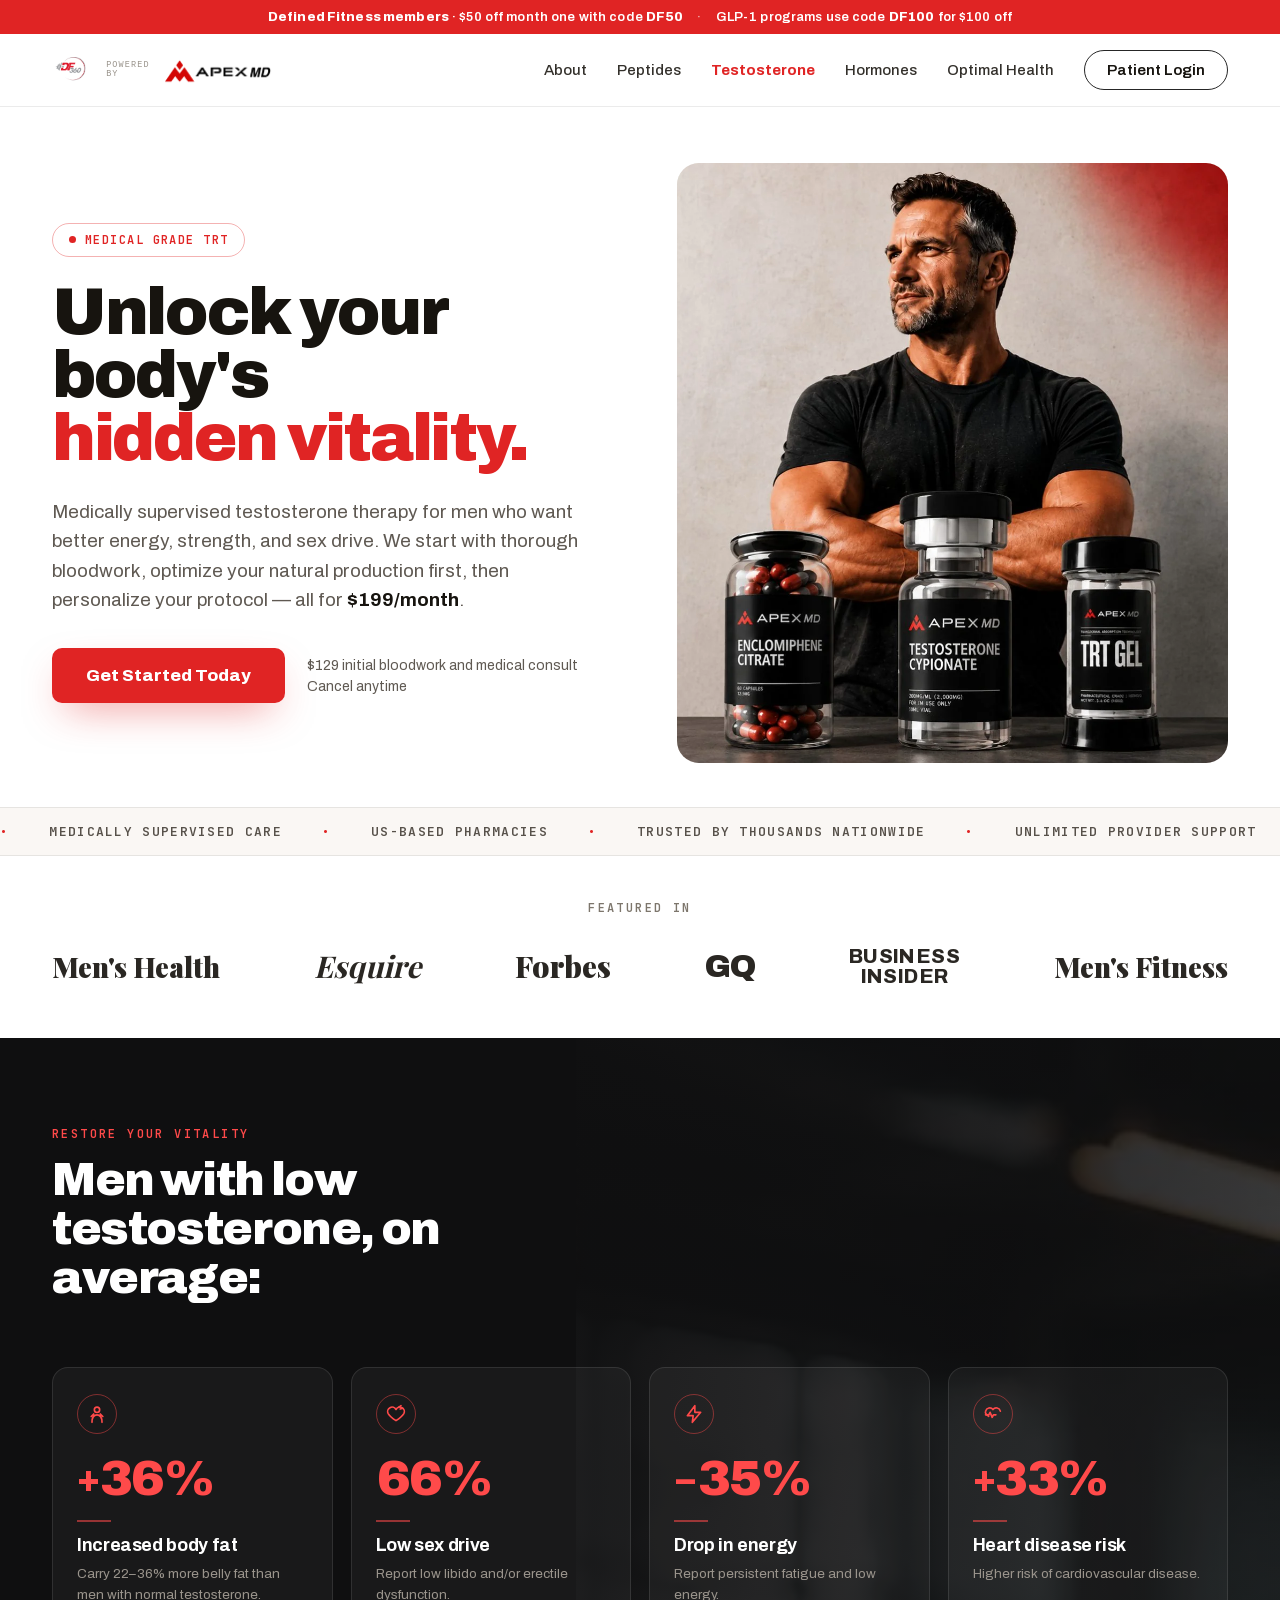
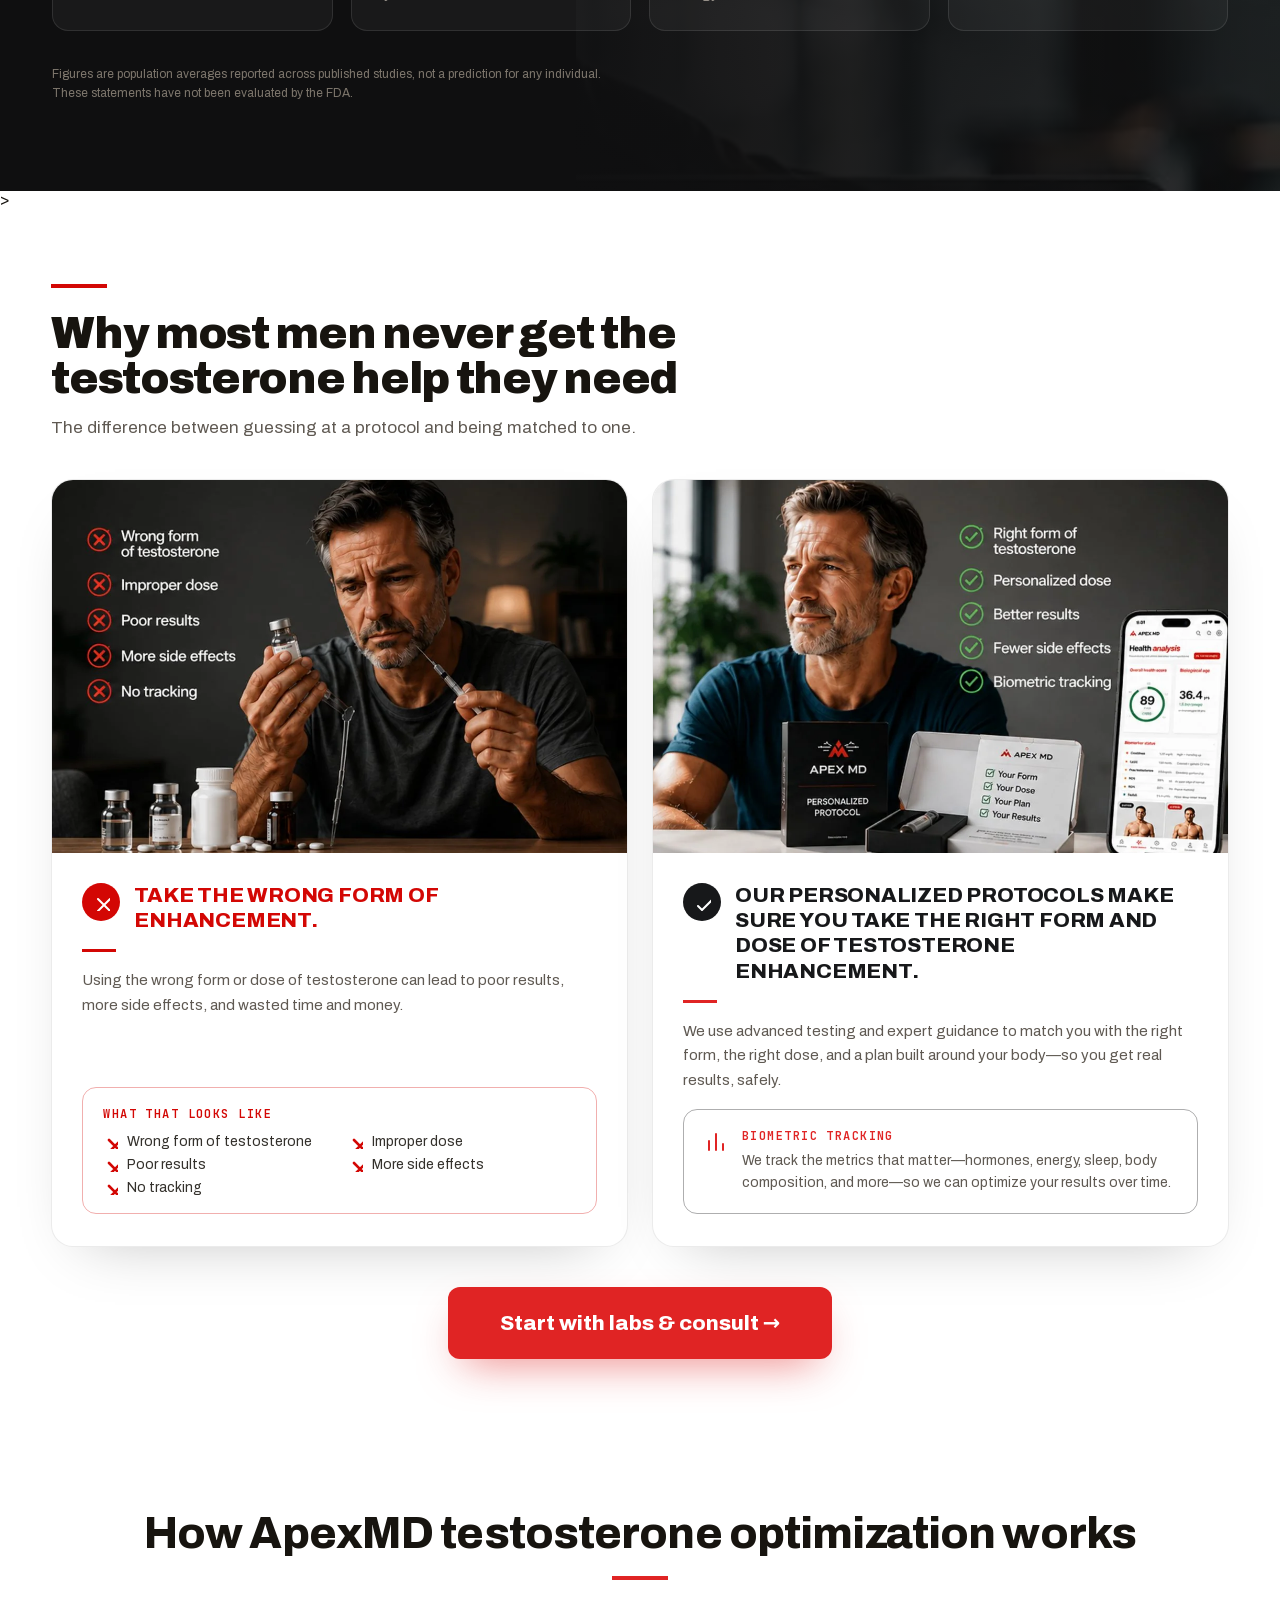
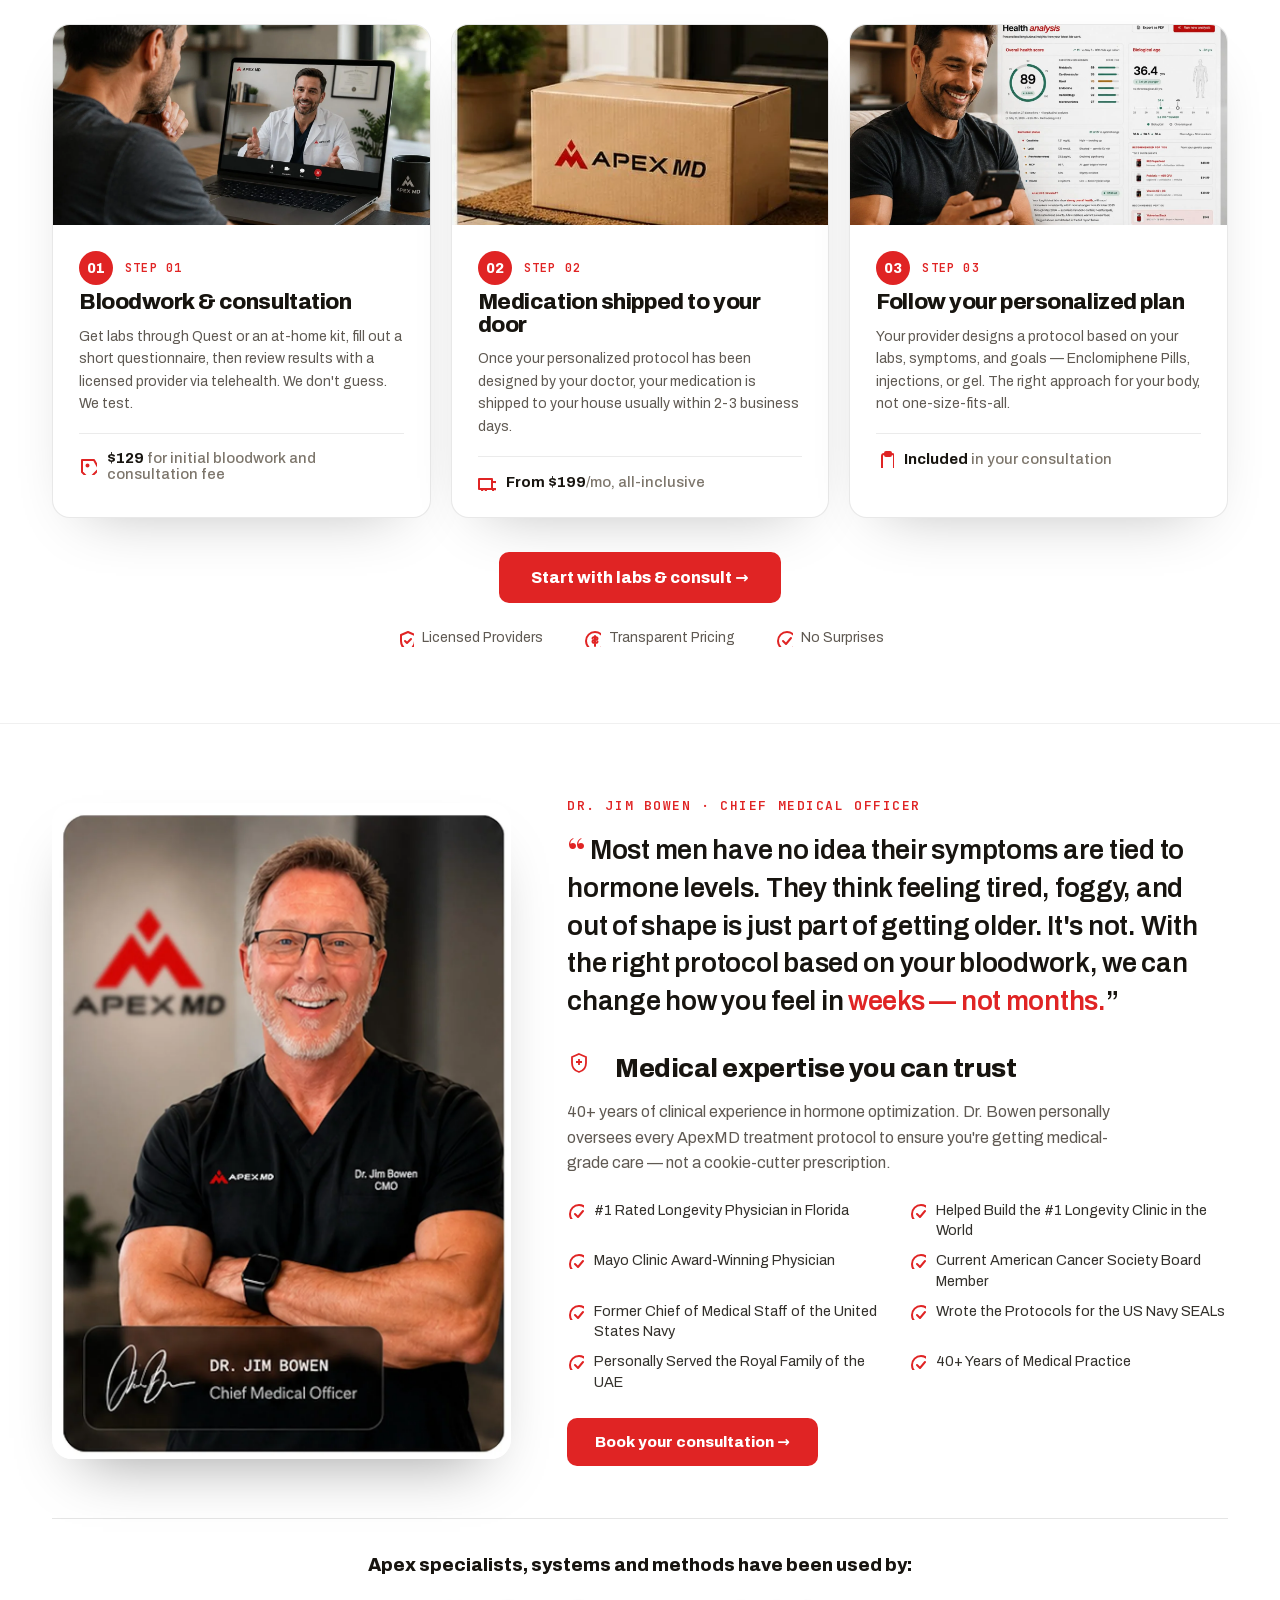
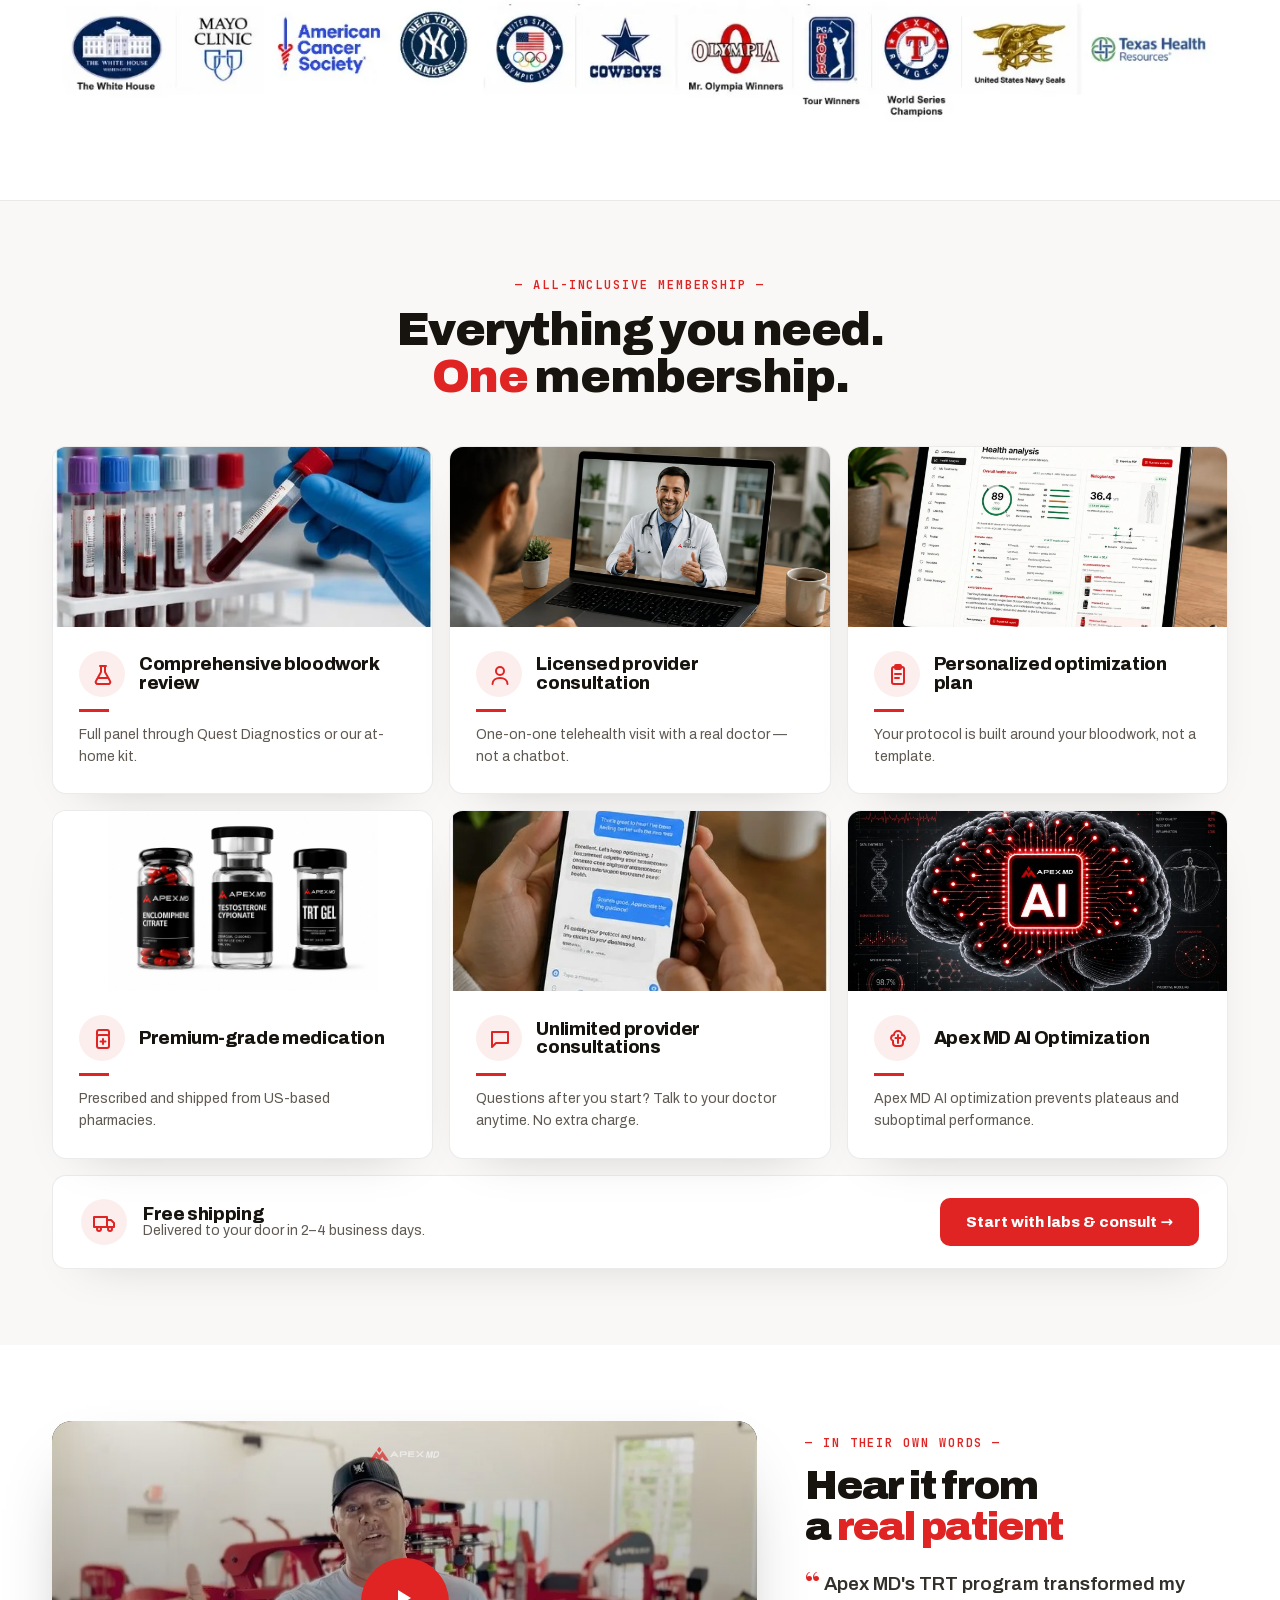
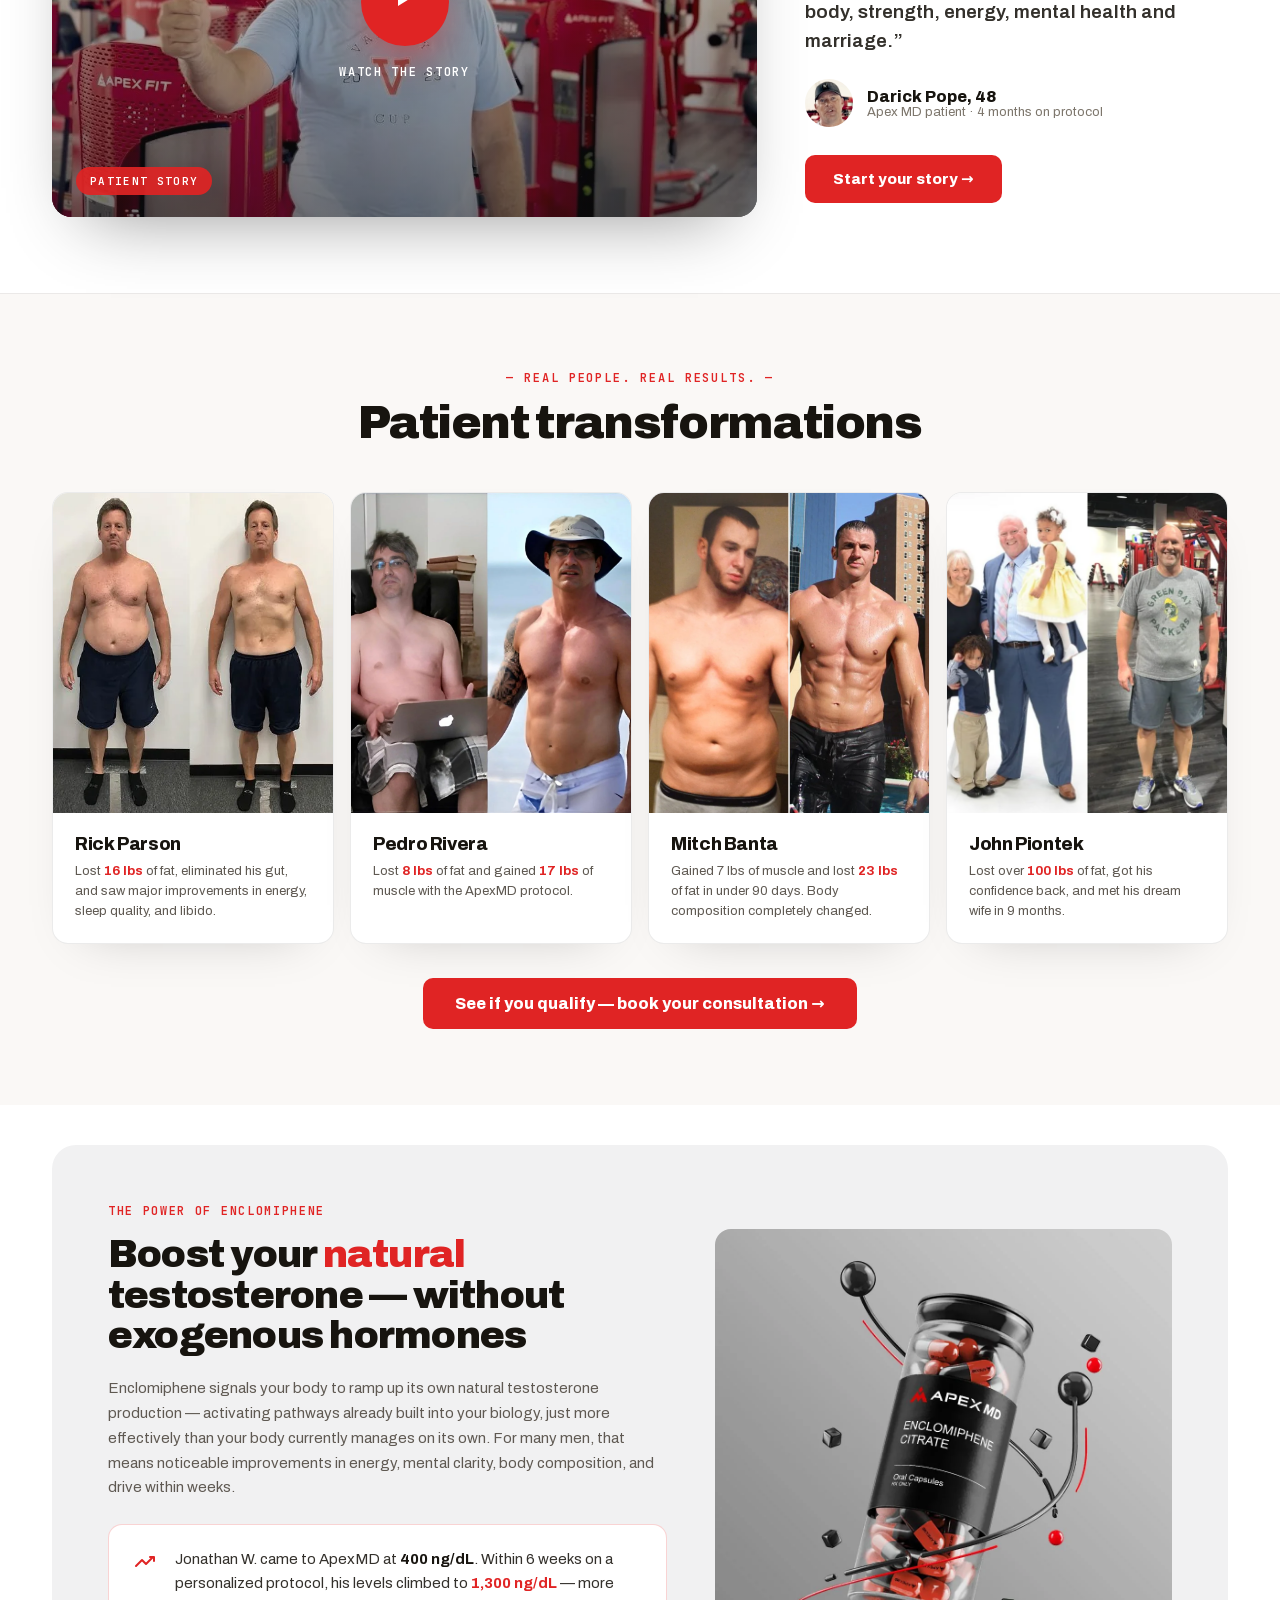
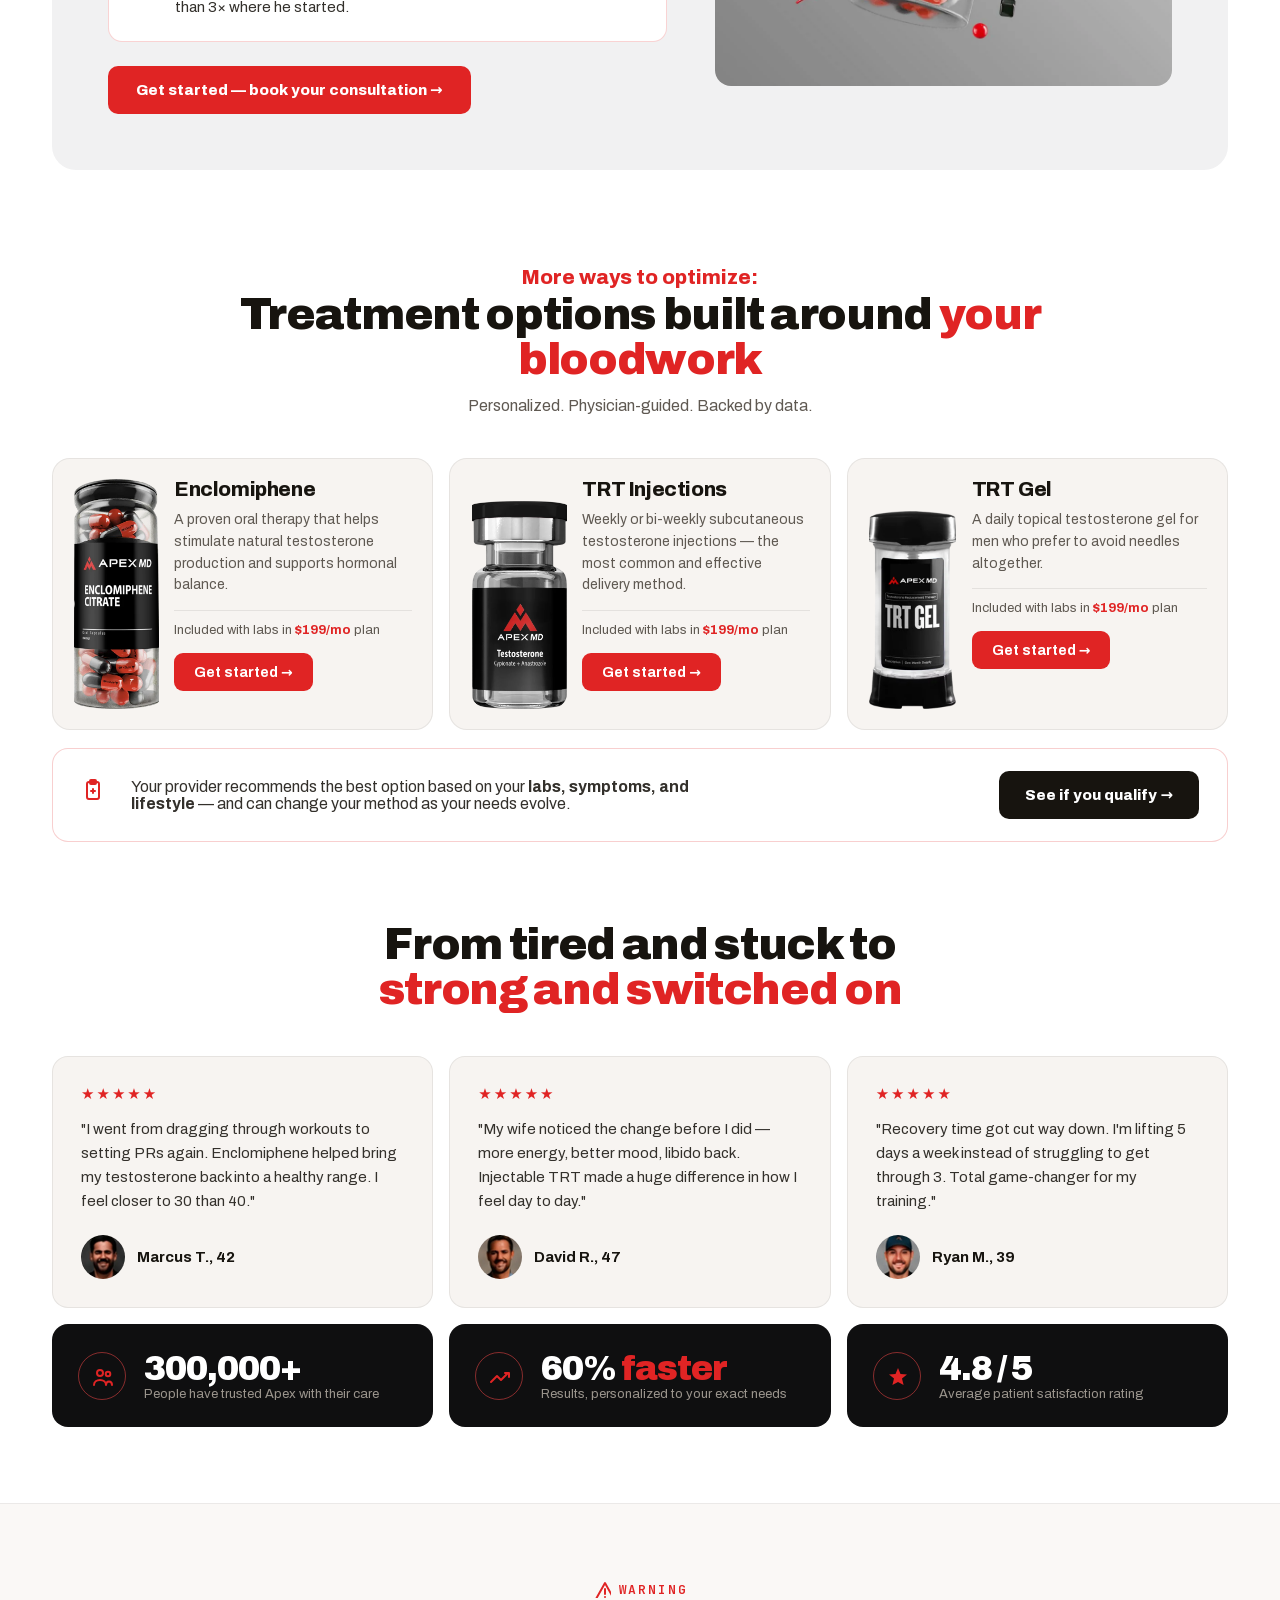
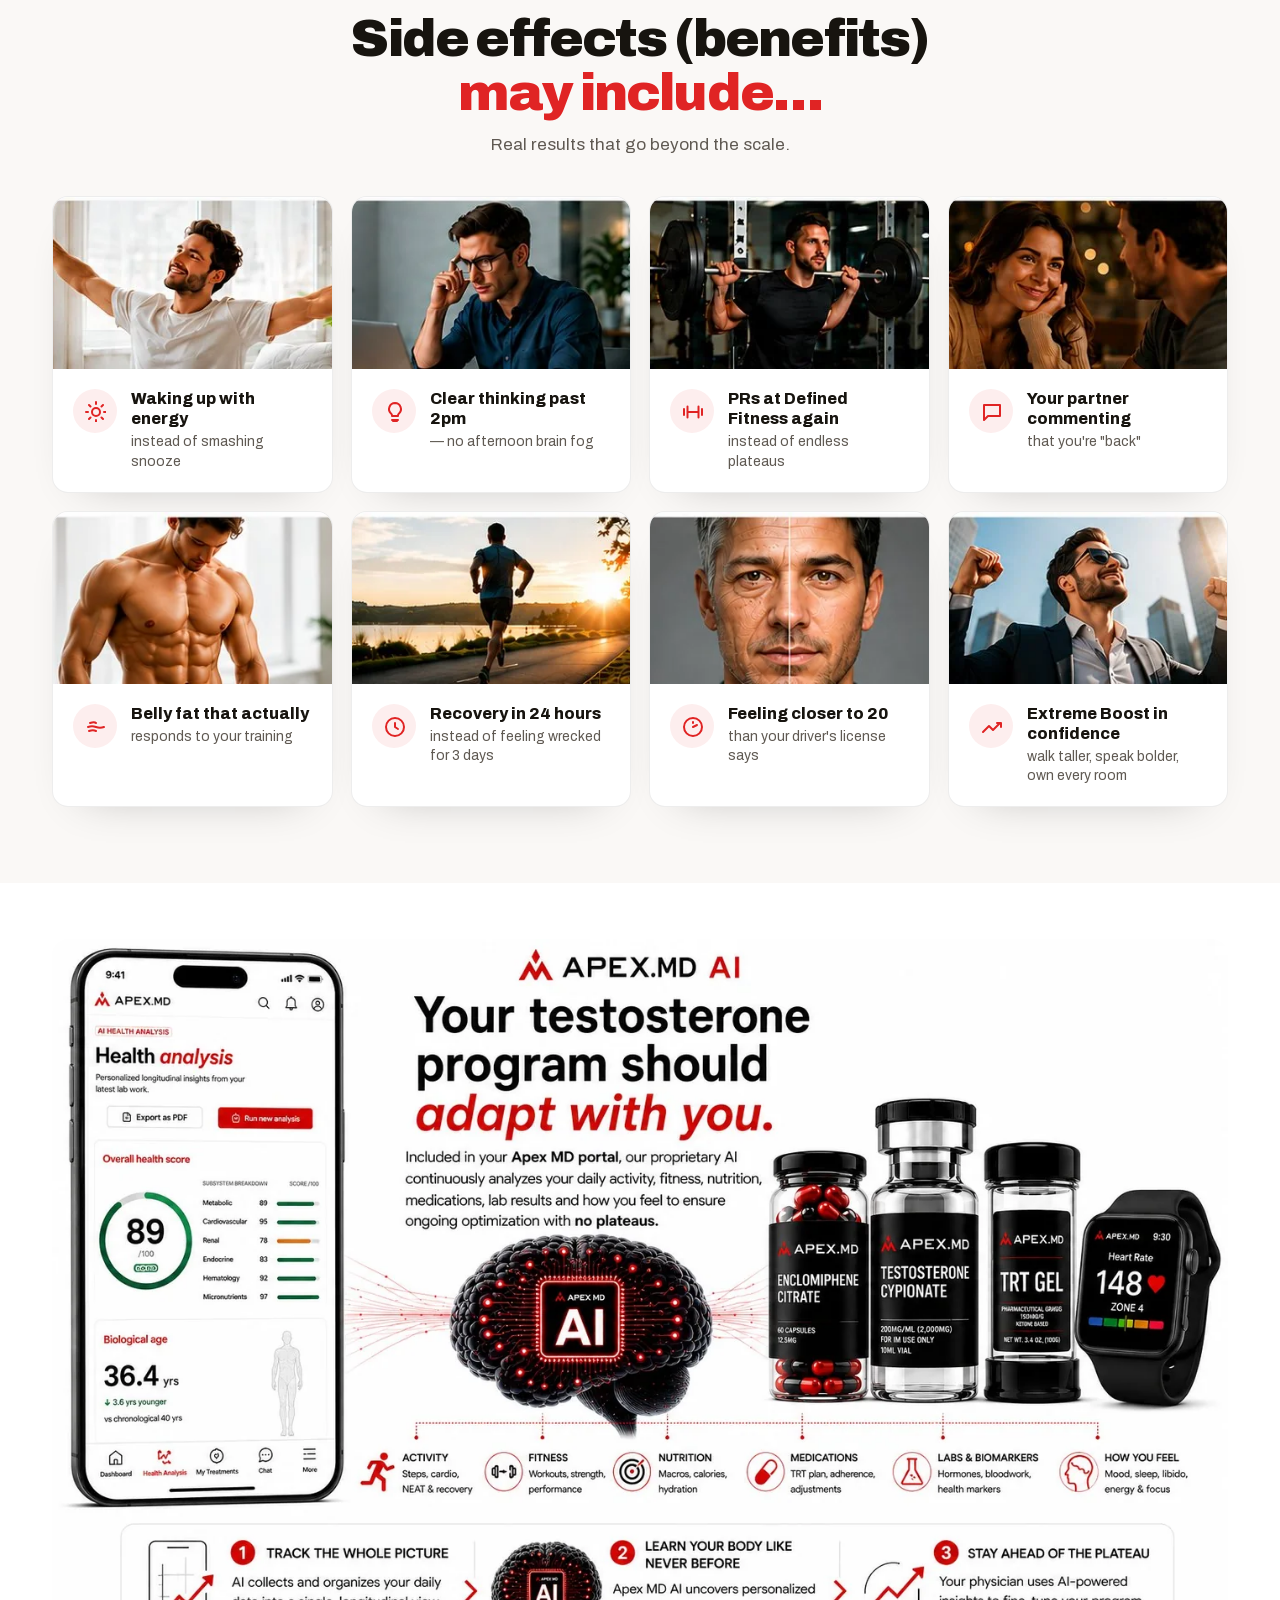
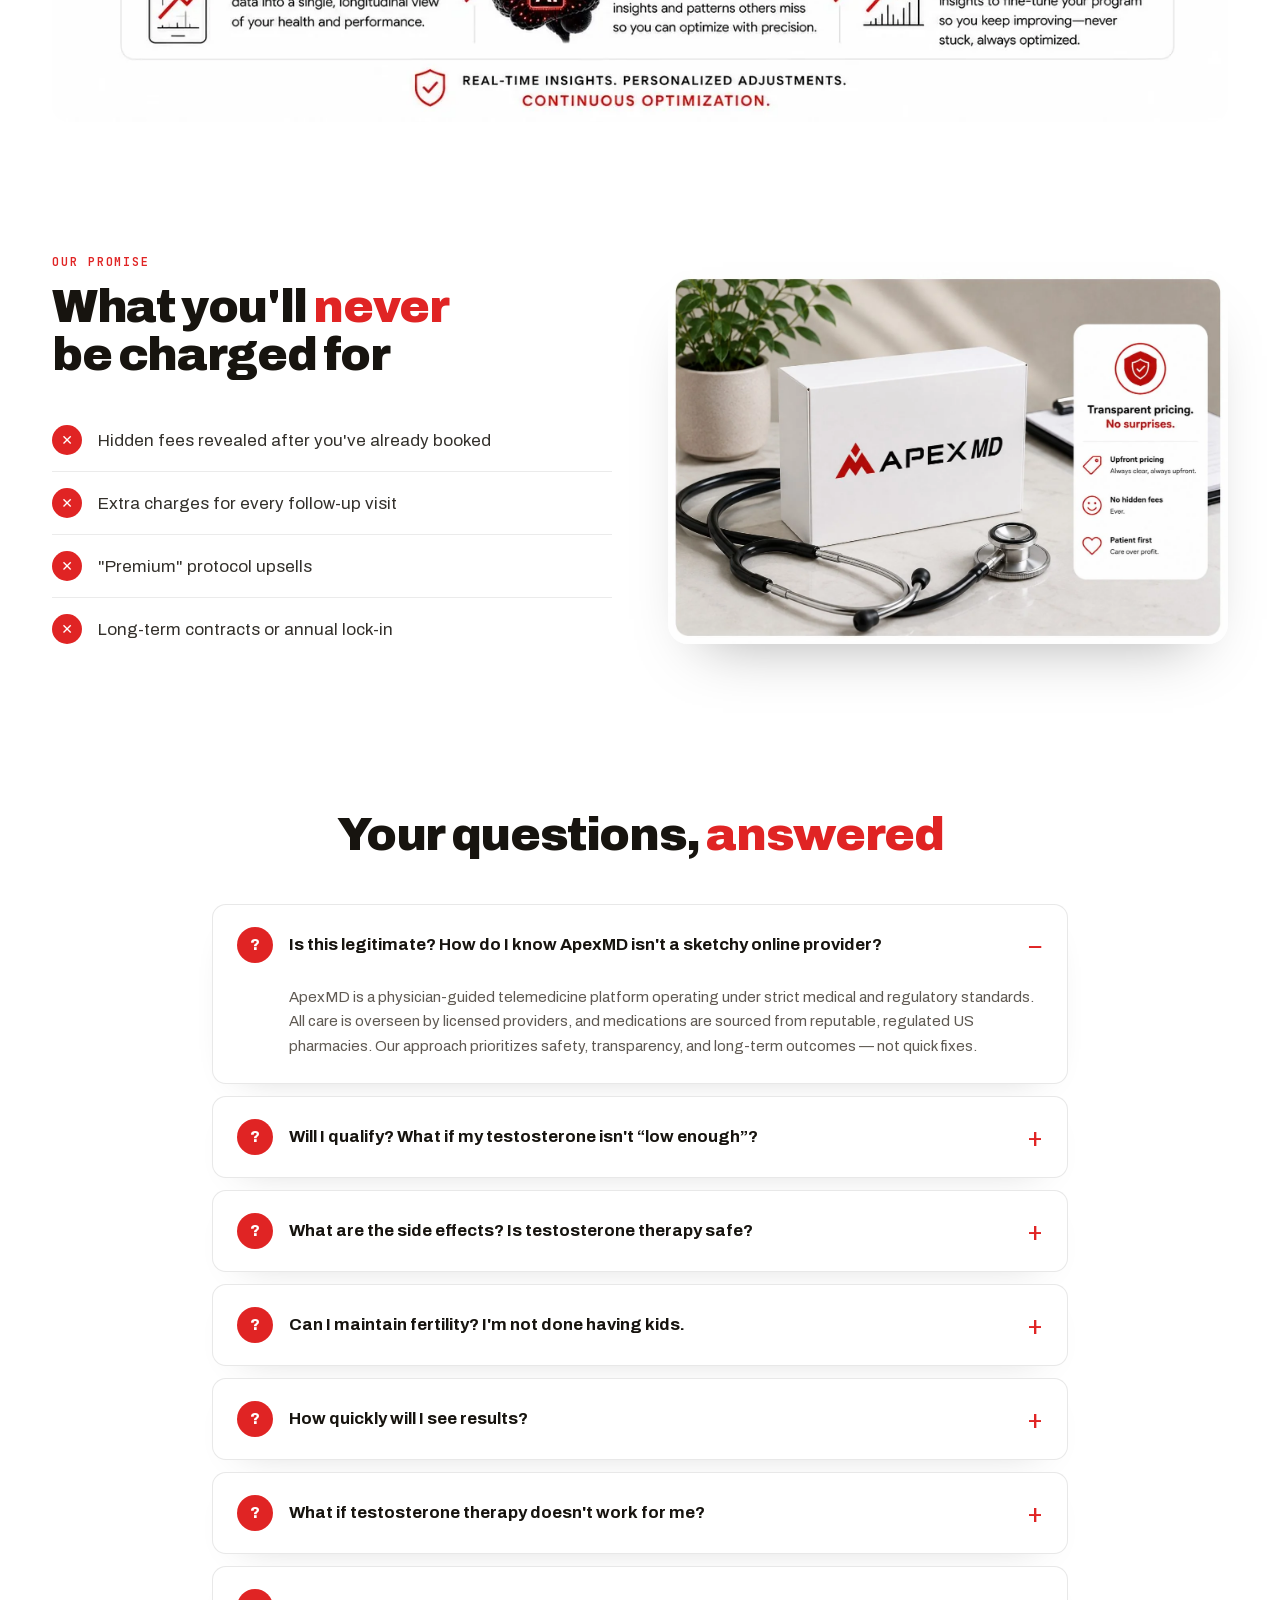
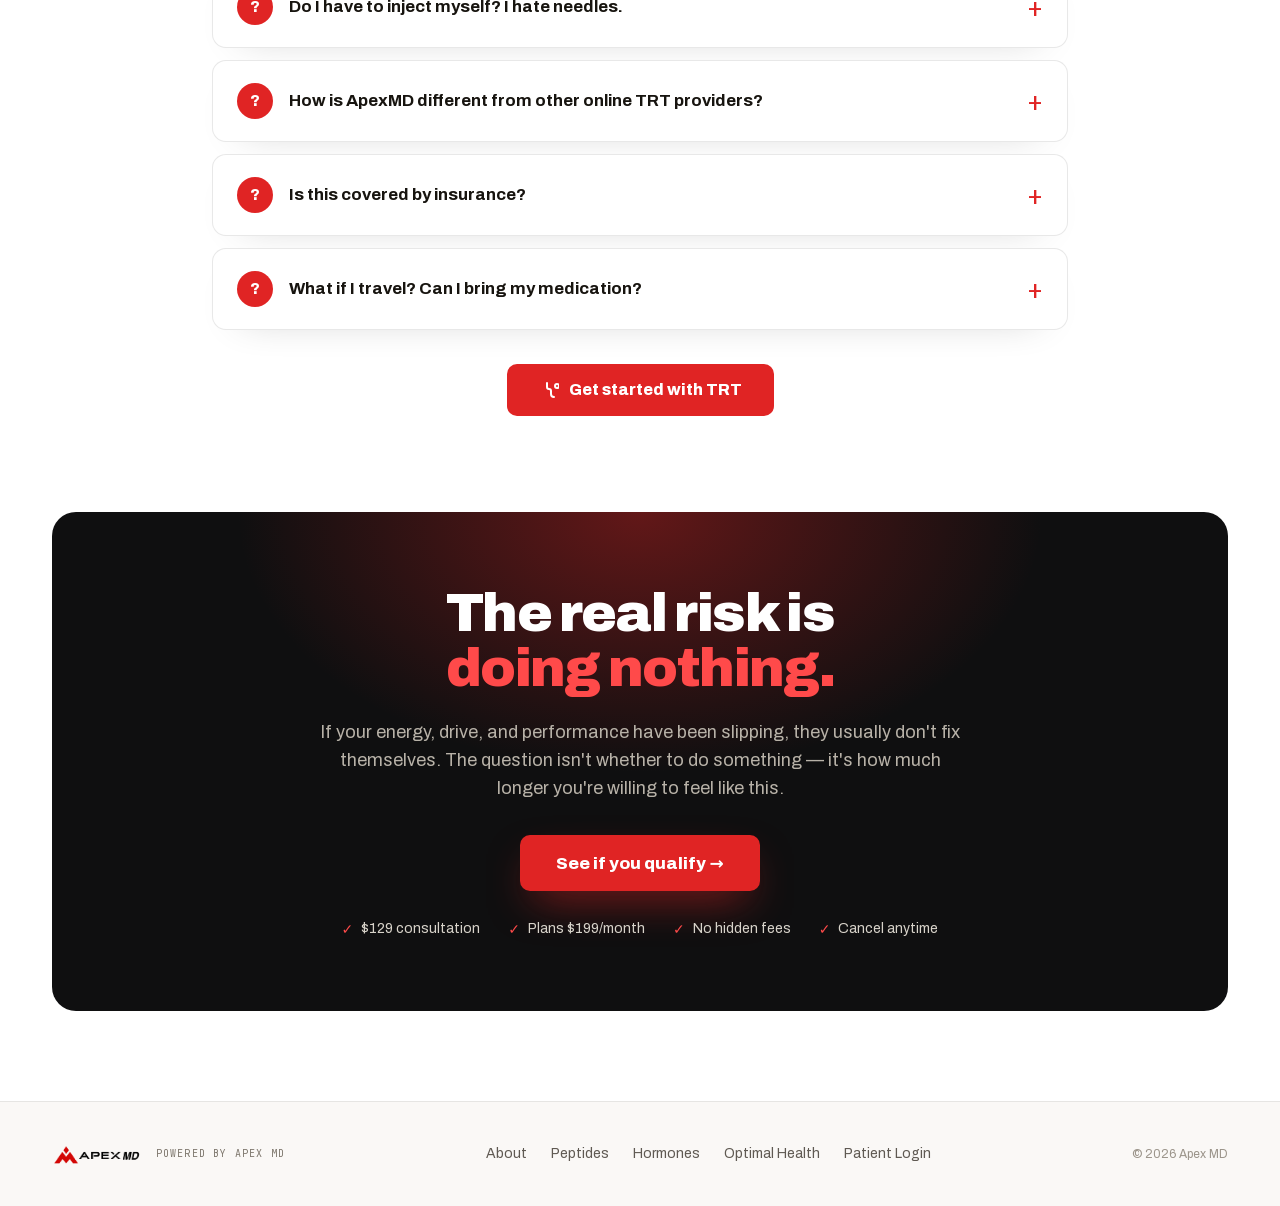
<file: testosterone.html>
<!DOCTYPE html>
<html><head>
<meta charset="utf-8">
<meta name="viewport" content="width=device-width, initial-scale=1">
<title>Testosterone Replacement — DF360 × Apex MD</title>
<meta name="description" content="Physician-guided testosterone therapy for Defined Fitness members. Bloodwork first, natural production optimised first, then a protocol built for you. From $199/month, and $50 off month one with code DF50.">
<link rel="canonical" href="https://df360.apexmd.com/testosterone.html">
<meta property="og:type" content="website">
<meta property="og:title" content="Testosterone Replacement — DF360 × Apex MD">
<meta property="og:description" content="Physician-guided testosterone therapy for Defined Fitness members. Bloodwork first, then a protocol built for you.">
<meta property="og:url" content="https://df360.apexmd.com/testosterone.html">
<link rel="icon" href="favicon.ico" sizes="any">
<link rel="icon" type="image/png" sizes="32x32" href="favicon-32.png">
<link rel="icon" type="image/png" sizes="16x16" href="favicon-16.png">
<link rel="apple-touch-icon" href="apple-touch-icon.png">
<script src="analytics.js"></script>
</head>
<body>
<!-- Google Tag Manager (noscript) -->
<noscript><iframe src="https://www.googletagmanager.com/ns.html?id=GTM-MVWKWK6D"
height="0" width="0" style="display:none;visibility:hidden"></iframe></noscript>
<!-- End Google Tag Manager (noscript) -->



<link rel="preconnect" href="https://fonts.googleapis.com">
<link rel="preconnect" href="https://fonts.gstatic.com" crossorigin="">
<style>/* vietnamese */
@font-face {
  font-family: 'Archivo';
  font-style: normal;
  font-weight: 400;
  font-stretch: 100%;
  font-display: swap;
  src: url("fonts/font-30fce89b.woff2") format('woff2');
  unicode-range: U+0102-0103, U+0110-0111, U+0128-0129, U+0168-0169, U+01A0-01A1, U+01AF-01B0, U+0300-0301, U+0303-0304, U+0308-0309, U+0323, U+0329, U+1EA0-1EF9, U+20AB;
}
/* latin-ext */
@font-face {
  font-family: 'Archivo';
  font-style: normal;
  font-weight: 400;
  font-stretch: 100%;
  font-display: swap;
  src: url("fonts/font-63d2961b.woff2") format('woff2');
  unicode-range: U+0100-02BA, U+02BD-02C5, U+02C7-02CC, U+02CE-02D7, U+02DD-02FF, U+0304, U+0308, U+0329, U+1D00-1DBF, U+1E00-1E9F, U+1EF2-1EFF, U+2020, U+20A0-20AB, U+20AD-20C0, U+2113, U+2C60-2C7F, U+A720-A7FF;
}
/* latin */
@font-face {
  font-family: 'Archivo';
  font-style: normal;
  font-weight: 400;
  font-stretch: 100%;
  font-display: swap;
  src: url("fonts/font-6e6ad8ad.woff2") format('woff2');
  unicode-range: U+0000-00FF, U+0131, U+0152-0153, U+02BB-02BC, U+02C6, U+02DA, U+02DC, U+0304, U+0308, U+0329, U+2000-206F, U+20AC, U+2122, U+2191, U+2193, U+2212, U+2215, U+FEFF, U+FFFD;
}
/* vietnamese */
@font-face {
  font-family: 'Archivo';
  font-style: normal;
  font-weight: 500;
  font-stretch: 100%;
  font-display: swap;
  src: url("fonts/font-30fce89b.woff2") format('woff2');
  unicode-range: U+0102-0103, U+0110-0111, U+0128-0129, U+0168-0169, U+01A0-01A1, U+01AF-01B0, U+0300-0301, U+0303-0304, U+0308-0309, U+0323, U+0329, U+1EA0-1EF9, U+20AB;
}
/* latin-ext */
@font-face {
  font-family: 'Archivo';
  font-style: normal;
  font-weight: 500;
  font-stretch: 100%;
  font-display: swap;
  src: url("fonts/font-63d2961b.woff2") format('woff2');
  unicode-range: U+0100-02BA, U+02BD-02C5, U+02C7-02CC, U+02CE-02D7, U+02DD-02FF, U+0304, U+0308, U+0329, U+1D00-1DBF, U+1E00-1E9F, U+1EF2-1EFF, U+2020, U+20A0-20AB, U+20AD-20C0, U+2113, U+2C60-2C7F, U+A720-A7FF;
}
/* latin */
@font-face {
  font-family: 'Archivo';
  font-style: normal;
  font-weight: 500;
  font-stretch: 100%;
  font-display: swap;
  src: url("fonts/font-6e6ad8ad.woff2") format('woff2');
  unicode-range: U+0000-00FF, U+0131, U+0152-0153, U+02BB-02BC, U+02C6, U+02DA, U+02DC, U+0304, U+0308, U+0329, U+2000-206F, U+20AC, U+2122, U+2191, U+2193, U+2212, U+2215, U+FEFF, U+FFFD;
}
/* vietnamese */
@font-face {
  font-family: 'Archivo';
  font-style: normal;
  font-weight: 600;
  font-stretch: 100%;
  font-display: swap;
  src: url("fonts/font-30fce89b.woff2") format('woff2');
  unicode-range: U+0102-0103, U+0110-0111, U+0128-0129, U+0168-0169, U+01A0-01A1, U+01AF-01B0, U+0300-0301, U+0303-0304, U+0308-0309, U+0323, U+0329, U+1EA0-1EF9, U+20AB;
}
/* latin-ext */
@font-face {
  font-family: 'Archivo';
  font-style: normal;
  font-weight: 600;
  font-stretch: 100%;
  font-display: swap;
  src: url("fonts/font-63d2961b.woff2") format('woff2');
  unicode-range: U+0100-02BA, U+02BD-02C5, U+02C7-02CC, U+02CE-02D7, U+02DD-02FF, U+0304, U+0308, U+0329, U+1D00-1DBF, U+1E00-1E9F, U+1EF2-1EFF, U+2020, U+20A0-20AB, U+20AD-20C0, U+2113, U+2C60-2C7F, U+A720-A7FF;
}
/* latin */
@font-face {
  font-family: 'Archivo';
  font-style: normal;
  font-weight: 600;
  font-stretch: 100%;
  font-display: swap;
  src: url("fonts/font-6e6ad8ad.woff2") format('woff2');
  unicode-range: U+0000-00FF, U+0131, U+0152-0153, U+02BB-02BC, U+02C6, U+02DA, U+02DC, U+0304, U+0308, U+0329, U+2000-206F, U+20AC, U+2122, U+2191, U+2193, U+2212, U+2215, U+FEFF, U+FFFD;
}
/* vietnamese */
@font-face {
  font-family: 'Archivo';
  font-style: normal;
  font-weight: 700;
  font-stretch: 100%;
  font-display: swap;
  src: url("fonts/font-30fce89b.woff2") format('woff2');
  unicode-range: U+0102-0103, U+0110-0111, U+0128-0129, U+0168-0169, U+01A0-01A1, U+01AF-01B0, U+0300-0301, U+0303-0304, U+0308-0309, U+0323, U+0329, U+1EA0-1EF9, U+20AB;
}
/* latin-ext */
@font-face {
  font-family: 'Archivo';
  font-style: normal;
  font-weight: 700;
  font-stretch: 100%;
  font-display: swap;
  src: url("fonts/font-63d2961b.woff2") format('woff2');
  unicode-range: U+0100-02BA, U+02BD-02C5, U+02C7-02CC, U+02CE-02D7, U+02DD-02FF, U+0304, U+0308, U+0329, U+1D00-1DBF, U+1E00-1E9F, U+1EF2-1EFF, U+2020, U+20A0-20AB, U+20AD-20C0, U+2113, U+2C60-2C7F, U+A720-A7FF;
}
/* latin */
@font-face {
  font-family: 'Archivo';
  font-style: normal;
  font-weight: 700;
  font-stretch: 100%;
  font-display: swap;
  src: url("fonts/font-6e6ad8ad.woff2") format('woff2');
  unicode-range: U+0000-00FF, U+0131, U+0152-0153, U+02BB-02BC, U+02C6, U+02DA, U+02DC, U+0304, U+0308, U+0329, U+2000-206F, U+20AC, U+2122, U+2191, U+2193, U+2212, U+2215, U+FEFF, U+FFFD;
}
/* vietnamese */
@font-face {
  font-family: 'Archivo';
  font-style: normal;
  font-weight: 800;
  font-stretch: 100%;
  font-display: swap;
  src: url("fonts/font-30fce89b.woff2") format('woff2');
  unicode-range: U+0102-0103, U+0110-0111, U+0128-0129, U+0168-0169, U+01A0-01A1, U+01AF-01B0, U+0300-0301, U+0303-0304, U+0308-0309, U+0323, U+0329, U+1EA0-1EF9, U+20AB;
}
/* latin-ext */
@font-face {
  font-family: 'Archivo';
  font-style: normal;
  font-weight: 800;
  font-stretch: 100%;
  font-display: swap;
  src: url("fonts/font-63d2961b.woff2") format('woff2');
  unicode-range: U+0100-02BA, U+02BD-02C5, U+02C7-02CC, U+02CE-02D7, U+02DD-02FF, U+0304, U+0308, U+0329, U+1D00-1DBF, U+1E00-1E9F, U+1EF2-1EFF, U+2020, U+20A0-20AB, U+20AD-20C0, U+2113, U+2C60-2C7F, U+A720-A7FF;
}
/* latin */
@font-face {
  font-family: 'Archivo';
  font-style: normal;
  font-weight: 800;
  font-stretch: 100%;
  font-display: swap;
  src: url("fonts/font-6e6ad8ad.woff2") format('woff2');
  unicode-range: U+0000-00FF, U+0131, U+0152-0153, U+02BB-02BC, U+02C6, U+02DA, U+02DC, U+0304, U+0308, U+0329, U+2000-206F, U+20AC, U+2122, U+2191, U+2193, U+2212, U+2215, U+FEFF, U+FFFD;
}
/* vietnamese */
@font-face {
  font-family: 'Archivo';
  font-style: normal;
  font-weight: 900;
  font-stretch: 100%;
  font-display: swap;
  src: url("fonts/font-30fce89b.woff2") format('woff2');
  unicode-range: U+0102-0103, U+0110-0111, U+0128-0129, U+0168-0169, U+01A0-01A1, U+01AF-01B0, U+0300-0301, U+0303-0304, U+0308-0309, U+0323, U+0329, U+1EA0-1EF9, U+20AB;
}
/* latin-ext */
@font-face {
  font-family: 'Archivo';
  font-style: normal;
  font-weight: 900;
  font-stretch: 100%;
  font-display: swap;
  src: url("fonts/font-63d2961b.woff2") format('woff2');
  unicode-range: U+0100-02BA, U+02BD-02C5, U+02C7-02CC, U+02CE-02D7, U+02DD-02FF, U+0304, U+0308, U+0329, U+1D00-1DBF, U+1E00-1E9F, U+1EF2-1EFF, U+2020, U+20A0-20AB, U+20AD-20C0, U+2113, U+2C60-2C7F, U+A720-A7FF;
}
/* latin */
@font-face {
  font-family: 'Archivo';
  font-style: normal;
  font-weight: 900;
  font-stretch: 100%;
  font-display: swap;
  src: url("fonts/font-6e6ad8ad.woff2") format('woff2');
  unicode-range: U+0000-00FF, U+0131, U+0152-0153, U+02BB-02BC, U+02C6, U+02DA, U+02DC, U+0304, U+0308, U+0329, U+2000-206F, U+20AC, U+2122, U+2191, U+2193, U+2212, U+2215, U+FEFF, U+FFFD;
}
/* cyrillic-ext */
@font-face {
  font-family: 'JetBrains Mono';
  font-style: normal;
  font-weight: 400;
  font-display: swap;
  src: url("fonts/font-2ef2a489.woff2") format('woff2');
  unicode-range: U+0460-052F, U+1C80-1C8A, U+20B4, U+2DE0-2DFF, U+A640-A69F, U+FE2E-FE2F;
}
/* cyrillic */
@font-face {
  font-family: 'JetBrains Mono';
  font-style: normal;
  font-weight: 400;
  font-display: swap;
  src: url("fonts/font-6cc752a2.woff2") format('woff2');
  unicode-range: U+0301, U+0400-045F, U+0490-0491, U+04B0-04B1, U+2116;
}
/* greek */
@font-face {
  font-family: 'JetBrains Mono';
  font-style: normal;
  font-weight: 400;
  font-display: swap;
  src: url("fonts/font-3e7d004f.woff2") format('woff2');
  unicode-range: U+0370-0377, U+037A-037F, U+0384-038A, U+038C, U+038E-03A1, U+03A3-03FF;
}
/* vietnamese */
@font-face {
  font-family: 'JetBrains Mono';
  font-style: normal;
  font-weight: 400;
  font-display: swap;
  src: url("fonts/font-72a7f52e.woff2") format('woff2');
  unicode-range: U+0102-0103, U+0110-0111, U+0128-0129, U+0168-0169, U+01A0-01A1, U+01AF-01B0, U+0300-0301, U+0303-0304, U+0308-0309, U+0323, U+0329, U+1EA0-1EF9, U+20AB;
}
/* latin-ext */
@font-face {
  font-family: 'JetBrains Mono';
  font-style: normal;
  font-weight: 400;
  font-display: swap;
  src: url("fonts/font-28e9ce6d.woff2") format('woff2');
  unicode-range: U+0100-02BA, U+02BD-02C5, U+02C7-02CC, U+02CE-02D7, U+02DD-02FF, U+0304, U+0308, U+0329, U+1D00-1DBF, U+1E00-1E9F, U+1EF2-1EFF, U+2020, U+20A0-20AB, U+20AD-20C0, U+2113, U+2C60-2C7F, U+A720-A7FF;
}
/* latin */
@font-face {
  font-family: 'JetBrains Mono';
  font-style: normal;
  font-weight: 400;
  font-display: swap;
  src: url("fonts/font-f0a7b1b8.woff2") format('woff2');
  unicode-range: U+0000-00FF, U+0131, U+0152-0153, U+02BB-02BC, U+02C6, U+02DA, U+02DC, U+0304, U+0308, U+0329, U+2000-206F, U+20AC, U+2122, U+2191, U+2193, U+2212, U+2215, U+FEFF, U+FFFD;
}
/* cyrillic-ext */
@font-face {
  font-family: 'JetBrains Mono';
  font-style: normal;
  font-weight: 500;
  font-display: swap;
  src: url("fonts/font-2ef2a489.woff2") format('woff2');
  unicode-range: U+0460-052F, U+1C80-1C8A, U+20B4, U+2DE0-2DFF, U+A640-A69F, U+FE2E-FE2F;
}
/* cyrillic */
@font-face {
  font-family: 'JetBrains Mono';
  font-style: normal;
  font-weight: 500;
  font-display: swap;
  src: url("fonts/font-6cc752a2.woff2") format('woff2');
  unicode-range: U+0301, U+0400-045F, U+0490-0491, U+04B0-04B1, U+2116;
}
/* greek */
@font-face {
  font-family: 'JetBrains Mono';
  font-style: normal;
  font-weight: 500;
  font-display: swap;
  src: url("fonts/font-3e7d004f.woff2") format('woff2');
  unicode-range: U+0370-0377, U+037A-037F, U+0384-038A, U+038C, U+038E-03A1, U+03A3-03FF;
}
/* vietnamese */
@font-face {
  font-family: 'JetBrains Mono';
  font-style: normal;
  font-weight: 500;
  font-display: swap;
  src: url("fonts/font-72a7f52e.woff2") format('woff2');
  unicode-range: U+0102-0103, U+0110-0111, U+0128-0129, U+0168-0169, U+01A0-01A1, U+01AF-01B0, U+0300-0301, U+0303-0304, U+0308-0309, U+0323, U+0329, U+1EA0-1EF9, U+20AB;
}
/* latin-ext */
@font-face {
  font-family: 'JetBrains Mono';
  font-style: normal;
  font-weight: 500;
  font-display: swap;
  src: url("fonts/font-28e9ce6d.woff2") format('woff2');
  unicode-range: U+0100-02BA, U+02BD-02C5, U+02C7-02CC, U+02CE-02D7, U+02DD-02FF, U+0304, U+0308, U+0329, U+1D00-1DBF, U+1E00-1E9F, U+1EF2-1EFF, U+2020, U+20A0-20AB, U+20AD-20C0, U+2113, U+2C60-2C7F, U+A720-A7FF;
}
/* latin */
@font-face {
  font-family: 'JetBrains Mono';
  font-style: normal;
  font-weight: 500;
  font-display: swap;
  src: url("fonts/font-f0a7b1b8.woff2") format('woff2');
  unicode-range: U+0000-00FF, U+0131, U+0152-0153, U+02BB-02BC, U+02C6, U+02DA, U+02DC, U+0304, U+0308, U+0329, U+2000-206F, U+20AC, U+2122, U+2191, U+2193, U+2212, U+2215, U+FEFF, U+FFFD;
}
/* cyrillic-ext */
@font-face {
  font-family: 'JetBrains Mono';
  font-style: normal;
  font-weight: 600;
  font-display: swap;
  src: url("fonts/font-2ef2a489.woff2") format('woff2');
  unicode-range: U+0460-052F, U+1C80-1C8A, U+20B4, U+2DE0-2DFF, U+A640-A69F, U+FE2E-FE2F;
}
/* cyrillic */
@font-face {
  font-family: 'JetBrains Mono';
  font-style: normal;
  font-weight: 600;
  font-display: swap;
  src: url("fonts/font-6cc752a2.woff2") format('woff2');
  unicode-range: U+0301, U+0400-045F, U+0490-0491, U+04B0-04B1, U+2116;
}
/* greek */
@font-face {
  font-family: 'JetBrains Mono';
  font-style: normal;
  font-weight: 600;
  font-display: swap;
  src: url("fonts/font-3e7d004f.woff2") format('woff2');
  unicode-range: U+0370-0377, U+037A-037F, U+0384-038A, U+038C, U+038E-03A1, U+03A3-03FF;
}
/* vietnamese */
@font-face {
  font-family: 'JetBrains Mono';
  font-style: normal;
  font-weight: 600;
  font-display: swap;
  src: url("fonts/font-72a7f52e.woff2") format('woff2');
  unicode-range: U+0102-0103, U+0110-0111, U+0128-0129, U+0168-0169, U+01A0-01A1, U+01AF-01B0, U+0300-0301, U+0303-0304, U+0308-0309, U+0323, U+0329, U+1EA0-1EF9, U+20AB;
}
/* latin-ext */
@font-face {
  font-family: 'JetBrains Mono';
  font-style: normal;
  font-weight: 600;
  font-display: swap;
  src: url("fonts/font-28e9ce6d.woff2") format('woff2');
  unicode-range: U+0100-02BA, U+02BD-02C5, U+02C7-02CC, U+02CE-02D7, U+02DD-02FF, U+0304, U+0308, U+0329, U+1D00-1DBF, U+1E00-1E9F, U+1EF2-1EFF, U+2020, U+20A0-20AB, U+20AD-20C0, U+2113, U+2C60-2C7F, U+A720-A7FF;
}
/* latin */
@font-face {
  font-family: 'JetBrains Mono';
  font-style: normal;
  font-weight: 600;
  font-display: swap;
  src: url("fonts/font-f0a7b1b8.woff2") format('woff2');
  unicode-range: U+0000-00FF, U+0131, U+0152-0153, U+02BB-02BC, U+02C6, U+02DA, U+02DC, U+0304, U+0308, U+0329, U+2000-206F, U+20AC, U+2122, U+2191, U+2193, U+2212, U+2215, U+FEFF, U+FFFD;
}
/* cyrillic */
@font-face {
  font-family: 'Playfair Display';
  font-style: normal;
  font-weight: 700;
  font-display: swap;
  src: url("fonts/font-e323f6af.woff2") format('woff2');
  unicode-range: U+0301, U+0400-045F, U+0490-0491, U+04B0-04B1, U+2116;
}
/* vietnamese */
@font-face {
  font-family: 'Playfair Display';
  font-style: normal;
  font-weight: 700;
  font-display: swap;
  src: url("fonts/font-b12956c8.woff2") format('woff2');
  unicode-range: U+0102-0103, U+0110-0111, U+0128-0129, U+0168-0169, U+01A0-01A1, U+01AF-01B0, U+0300-0301, U+0303-0304, U+0308-0309, U+0323, U+0329, U+1EA0-1EF9, U+20AB;
}
/* latin-ext */
@font-face {
  font-family: 'Playfair Display';
  font-style: normal;
  font-weight: 700;
  font-display: swap;
  src: url("fonts/font-6f044f32.woff2") format('woff2');
  unicode-range: U+0100-02BA, U+02BD-02C5, U+02C7-02CC, U+02CE-02D7, U+02DD-02FF, U+0304, U+0308, U+0329, U+1D00-1DBF, U+1E00-1E9F, U+1EF2-1EFF, U+2020, U+20A0-20AB, U+20AD-20C0, U+2113, U+2C60-2C7F, U+A720-A7FF;
}
/* latin */
@font-face {
  font-family: 'Playfair Display';
  font-style: normal;
  font-weight: 700;
  font-display: swap;
  src: url("fonts/font-dc4c4d5e.woff2") format('woff2');
  unicode-range: U+0000-00FF, U+0131, U+0152-0153, U+02BB-02BC, U+02C6, U+02DA, U+02DC, U+0304, U+0308, U+0329, U+2000-206F, U+20AC, U+2122, U+2191, U+2193, U+2212, U+2215, U+FEFF, U+FFFD;
}
/* cyrillic */
@font-face {
  font-family: 'Playfair Display';
  font-style: normal;
  font-weight: 900;
  font-display: swap;
  src: url("fonts/font-e323f6af.woff2") format('woff2');
  unicode-range: U+0301, U+0400-045F, U+0490-0491, U+04B0-04B1, U+2116;
}
/* vietnamese */
@font-face {
  font-family: 'Playfair Display';
  font-style: normal;
  font-weight: 900;
  font-display: swap;
  src: url("fonts/font-b12956c8.woff2") format('woff2');
  unicode-range: U+0102-0103, U+0110-0111, U+0128-0129, U+0168-0169, U+01A0-01A1, U+01AF-01B0, U+0300-0301, U+0303-0304, U+0308-0309, U+0323, U+0329, U+1EA0-1EF9, U+20AB;
}
/* latin-ext */
@font-face {
  font-family: 'Playfair Display';
  font-style: normal;
  font-weight: 900;
  font-display: swap;
  src: url("fonts/font-6f044f32.woff2") format('woff2');
  unicode-range: U+0100-02BA, U+02BD-02C5, U+02C7-02CC, U+02CE-02D7, U+02DD-02FF, U+0304, U+0308, U+0329, U+1D00-1DBF, U+1E00-1E9F, U+1EF2-1EFF, U+2020, U+20A0-20AB, U+20AD-20C0, U+2113, U+2C60-2C7F, U+A720-A7FF;
}
/* latin */
@font-face {
  font-family: 'Playfair Display';
  font-style: normal;
  font-weight: 900;
  font-display: swap;
  src: url("fonts/font-dc4c4d5e.woff2") format('woff2');
  unicode-range: U+0000-00FF, U+0131, U+0152-0153, U+02BB-02BC, U+02C6, U+02DA, U+02DC, U+0304, U+0308, U+0329, U+2000-206F, U+20AC, U+2122, U+2191, U+2193, U+2212, U+2215, U+FEFF, U+FFFD;
}

  .df-lockup{flex:0 0 auto}
  .df-lockup>img,.df-lockup__by{flex:0 0 auto;max-width:none}
  .df-lockup__df360{height:26px;width:auto;display:block}
  .df-lockup__apex{height:30px;width:auto;display:block}
  @media (max-width:1040px){.df-lockup__df360{height:22px}.df-lockup__apex{height:25px}}
  .trt-faq__q:hover{background:#faf8f6}

  /* ---------- Responsive pass ----------
     The export was authored at a fixed 1200px (min-width on the page wrapper)
     and every column is an inline grid-template-columns, so on a phone the
     whole page needed horizontal scrolling. Nothing here uses fixed pixel
     widths, so the grids collapse cleanly; these rules have to be !important
     because the originals are inline styles. */
  @media (max-width: 1240px) {
    .trt-page { min-width: 0 !important; }
  }
  @media (max-width: 1000px) {
    .trt-page [style*="grid-template-columns"] { grid-template-columns: repeat(2, minmax(0,1fr)) !important; }
    .trt-page header nav { flex-wrap: wrap !important; gap: 16px !important; font-size: 14px !important; }
  }
  @media (max-width: 720px) {
    .trt-page [style*="grid-template-columns"] { grid-template-columns: 1fr !important; gap: 26px !important; }
    .trt-page section { padding-left: 20px !important; padding-right: 20px !important; }
    .trt-page h1 { font-size: 40px !important; }
    .trt-page h2 { font-size: 30px !important; }
    .trt-page h3 { font-size: 19px !important; }
    /* the 50px stat numerals and 46-54px display type */
    .trt-page [style*="font-size:50px"],
    .trt-page [style*="font-size:54px"],
    .trt-page [style*="font-size:46px"] { font-size: 32px !important; }
    .trt-page [style*="display:flex"] { flex-wrap: wrap; }
    /* NOT a blanket `img{height:auto}` -- that overrode the lockup marks
       and blew both logos up to full-screen width on a phone. */
    .trt-page img { max-width: 100%; }
    .trt-page .df-lockup__df360 { height: 20px !important; width: auto !important; }
    .trt-page .df-lockup__apex   { height: 23px !important; width: auto !important; }
    .trt-page .df-lockup { gap: 8px !important; }
    .trt-page .trt-faq__a { padding-left: 24px !important; }
  }
  @media (max-width: 420px) {
    .trt-page h1 { font-size: 33px !important; }
    .trt-page h2 { font-size: 25px !important; }
  }

  /* ---------- KPI row (stats band) ----------
     Four headline figures, so a KPI row of stat tiles rather than a chart.
     Deliberately NO shared 0-100 bar across the four: "+36%" is a relative
     increase and "66%" is a share of men surveyed, so putting them on one
     track would imply a comparability that is not there. The motion carries
     the dynamism instead. Bright red (#FF4A4A) because this band is dark --
     the deep #E02424 is the on-light tone. */
  .trt-kpis__kicker{font-family:'JetBrains Mono',monospace;font-size:12px;letter-spacing:0.2em;
    text-transform:uppercase;color:#FF4A4A;margin-bottom:14px;font-weight:600}
  .trt-kpis__title{font-size:46px;font-weight:900;letter-spacing:-0.03em;color:#fff;
    max-width:16ch;line-height:1.06;margin-bottom:18px}
  .trt-kpis__underline{display:block;width:56px;height:3px;background:#FF4A4A;margin-bottom:44px;
    transition:width .7s cubic-bezier(.22,.8,.3,1) .1s}
  .trt-kpis.is-in .trt-kpis__underline{width:56px}
  .trt-kpis__row{display:grid;grid-template-columns:repeat(4,minmax(0,1fr));gap:18px}

  .trt-kpi{background:rgba(255,255,255,0.045);border:1px solid rgba(255,255,255,0.10);
    border-radius:16px;padding:26px 24px 24px;
    transition:opacity .6s ease, transform .6s cubic-bezier(.22,.8,.3,1), border-color .25s ease}
  /* The hidden start state applies ONLY once JS has armed it (.is-armed). If the
     script never runs, the cards must still be readable rather than invisible. */
  .trt-kpis.is-armed .trt-kpi{opacity:0;transform:translateY(18px)}
  .trt-kpis.is-armed .trt-kpis__underline{width:0}
  .trt-kpis.is-armed .trt-kpi__rule{width:0}
  .trt-kpis.is-in .trt-kpi{opacity:1;transform:none}
  .trt-kpi:hover{border-color:rgba(255, 74, 74,0.45)}
  .trt-kpi__ico{display:flex;align-items:center;justify-content:center;width:40px;height:40px;
    border-radius:50%;border:1px solid rgba(255, 74, 74,0.45);margin-bottom:20px}
  .trt-kpi__ico svg{width:20px;height:20px;stroke:#FF4A4A;fill:none;stroke-width:2;
    stroke-linecap:round;stroke-linejoin:round}
  /* proportional figures: tabular-nums makes a display-size number look loose */
  .trt-kpi__val{font-size:50px;font-weight:900;color:#FF4A4A;letter-spacing:-0.03em;
    line-height:1;margin:0;font-variant-numeric:proportional-nums}
  .trt-kpi__sign{font-size:0.72em;vertical-align:0.12em;margin-right:1px}
  .trt-kpi__rule{display:block;width:34px;height:2px;background:rgba(255, 74, 74,0.55);
    margin:16px 0 14px;transition:width .8s cubic-bezier(.22,.8,.3,1)}
  .trt-kpis.is-in .trt-kpi__rule{width:34px}
  .trt-kpi__label{font-weight:700;font-size:18px;color:#fff;margin:0 0 8px}
  .trt-kpi__desc{font-size:13.5px;line-height:1.6;color:#9a948c;margin:0}
  .trt-kpis__foot{margin:34px 0 0;font-size:12px;line-height:1.6;color:#7d766c;max-width:70ch}

  @media (max-width:1000px){ .trt-kpis__row{grid-template-columns:repeat(2,minmax(0,1fr))} }
  @media (max-width:720px){
    .trt-kpis__row{grid-template-columns:1fr}
    .trt-kpis__title{font-size:30px}
    .trt-kpi__val{font-size:40px}
  }
  @media (prefers-reduced-motion: reduce){
    .trt-kpi{opacity:1;transform:none;transition:none}
    .trt-kpis__underline{width:56px;transition:none}
    .trt-kpi__rule{width:34px;transition:none}
  }

  .trt-offerbar{
    display:flex;align-items:center;justify-content:center;flex-wrap:wrap;gap:8px 14px;
    background:#E02424;color:#fff;padding:10px 20px;
    font-family:'Archivo',sans-serif;font-size:13px;font-weight:600;letter-spacing:.01em;text-align:center}
  .trt-offerbar strong{font-weight:800}
  .trt-offerbar__sep{opacity:.55}
  @media (max-width:720px){ .trt-offerbar{font-size:12px;padding:9px 14px} }
</style>
<style>
  *{margin:0;padding:0;box-sizing:border-box}
  body{background:#ffffff;color:#17140f;font-family:'Archivo',system-ui,sans-serif;-webkit-font-smoothing:antialiased}
  a{color:#E02424;text-decoration:none}
  a:hover{color:#C50806}
  h1,h2,h3,h4{line-height:1.03;letter-spacing:-0.02em}
  ::selection{background:#E02424;color:#fff}
  @keyframes marq{from{transform:translateX(0)}to{transform:translateX(-50%)}}
  .ico{width:22px;height:22px;stroke:#E02424;fill:none;stroke-width:2;stroke-linecap:round;stroke-linejoin:round;flex-shrink:0}
  .icw{width:22px;height:22px;stroke:#fff;fill:none;stroke-width:2;stroke-linecap:round;stroke-linejoin:round;flex-shrink:0}
</style>




<div class="trt-page" style="background:#ffffff;min-width:1200px;overflow:hidden">

<div class="trt-offerbar" role="note" aria-label="Defined Fitness member offer"><span><strong>Defined Fitness members</strong> &middot; $50 off month one with code <strong>DF50</strong></span><span class="trt-offerbar__sep" aria-hidden="true">&middot;</span><span>GLP-1 programs use code <strong>DF100</strong> for $100 off</span></div>
<!-- NAV -->
<header style="position:sticky;top:0;z-index:50;background:rgba(255,255,255,0.88);backdrop-filter:blur(14px);border-bottom:1px solid rgba(0,0,0,0.08)">
  <div style="max-width:1240px;margin:0 auto;padding:16px 32px;display:flex;align-items:center;justify-content:space-between">
    <div style="display:flex;align-items:center;gap:16px">
      <a href="index.html" class="df-lockup" style="display:flex;align-items:center;gap:12px;text-decoration:none">
        <img class="df-lockup__df360" src="img/df360/logo-df360-grey.webp?v=09c337cb" alt="DF360" fetchpriority="high" decoding="async">
        <span class="df-lockup__by" style="font-family:Menlo,monospace;font-size:8.5px;line-height:1.1;letter-spacing:0.13em;text-transform:uppercase;color:#9a948c;white-space:nowrap">Powered<br>by</span>
        <img class="df-lockup__apex" src="img/df360/logo-apex-dark.webp?v=c590a35a" alt="Apex MD" width="1784" height="477" fetchpriority="high" decoding="async">
      </a>
    </div>
    <nav style="display:flex;align-items:center;gap:30px;font-size:15px;font-weight:500;color:#33302b">
      <a href="about.html" style="color:#33302b">About</a>
      <a href="nad.html" style="color:#33302b">Peptides</a>
      <a href="testosterone.html" style="color:#E02424;font-weight:700">Testosterone</a>
      <a href="hormones.html" style="color:#33302b">Hormones</a>
      <a href="bloodwork.html" style="color:#33302b">Optimal Health</a>
      <a href="https://ehr.apexmd.com/login" style="display:inline-block;padding:11px 22px;border:1px solid rgba(0,0,0,0.85);border-radius:999px;color:#17140f;font-weight:600" target="_blank" rel="noopener">Patient Login</a>
    </nav>
  </div>
</header>

<!-- HERO -->
<section style="max-width:1240px;margin:0 auto;padding:56px 32px 44px">
  <div style="display:grid;grid-template-columns:1.02fr 0.98fr;gap:52px;align-items:center">
    <div>
      <div style="display:inline-flex;align-items:center;gap:9px;font-family:'JetBrains Mono',monospace;font-size:12px;font-weight:600;letter-spacing:0.12em;text-transform:uppercase;color:#E02424;border:1px solid rgba(224, 36, 36,0.35);border-radius:999px;padding:8px 16px;margin-bottom:24px;white-space:nowrap">
        <span style="width:7px;height:7px;border-radius:50%;background:#E02424"></span>Medical Grade TRT
      </div>
      <h1 style="font-size:66px;font-weight:900;letter-spacing:-0.035em;line-height:0.96">Unlock your body's<br><span style="color:#E02424">hidden vitality.</span></h1>
      <p style="margin-top:26px;font-size:19px;line-height:1.55;color:#5f5952;max-width:540px">Medically supervised testosterone therapy for men who want better energy, strength, and sex drive. We start with thorough bloodwork, optimize your natural production first, then personalize your protocol — all for <strong style="color:#17140f">$199/month</strong>.</p>
      <div style="display:flex;align-items:center;gap:22px;margin-top:34px">
        <a href="https://formdefined.apexmd.com/?categoryId=trt" style="display:inline-block;background:#E02424;color:#fff;font-weight:800;font-size:17px;padding:18px 34px;border-radius:10px;box-shadow:0 16px 40px -14px rgba(224, 36, 36,0.55)" style-hover="background:#C50806" target="_blank" rel="noopener">Get Started Today</a>
        <span style="font-size:14px;color:#5f5952;line-height:1.5">$129 initial bloodwork and medical consult<br>Cancel anytime</span>
      </div>
    </div>
    <div style="position:relative;height:600px;border-radius:22px;overflow:hidden;background:#f3f0ec">
      <img src="img/trt/athletic-man-in-his-40s.webp?v=d1ec304d" alt="Athletic man in his 40s" style="position:absolute;inset:0;width:100%;height:100%;object-fit:cover;object-position:center center">
    </div>
  </div>
</section>

<!-- MARQUEE -->
<section style="border-top:1px solid rgba(0,0,0,0.08);border-bottom:1px solid rgba(0,0,0,0.08);background:#faf7f4;padding:15px 0;overflow:hidden">
  <div style="display:flex;width:max-content;animation:marq 32s linear infinite;white-space:nowrap;font-family:'JetBrains Mono',monospace;font-size:13px;font-weight:600;letter-spacing:0.1em;text-transform:uppercase;color:#57514a">
    <div style="display:flex;gap:40px;padding-right:40px"><span style="color:#E02424">•</span><span>Medically Supervised Care</span><span style="color:#E02424">•</span><span>US-Based Pharmacies</span><span style="color:#E02424">•</span><span>Trusted By Thousands Nationwide</span><span style="color:#E02424">•</span><span>Unlimited Provider Support</span></div>
    <div style="display:flex;gap:40px;padding-right:40px" aria-hidden="true"><span style="color:#E02424">•</span><span>Medically Supervised Care</span><span style="color:#E02424">•</span><span>US-Based Pharmacies</span><span style="color:#E02424">•</span><span>Trusted By Thousands Nationwide</span><span style="color:#E02424">•</span><span>Unlimited Provider Support</span></div>
  </div>
</section>

<!-- FEATURED IN -->
<section style="max-width:1240px;margin:0 auto;padding:44px 32px 52px">
  <p style="text-align:center;font-family:'JetBrains Mono',monospace;font-size:12px;letter-spacing:0.2em;text-transform:uppercase;color:#7d766c;margin-bottom:30px;font-weight:600">Featured In</p>
  <div style="display:flex;align-items:center;justify-content:space-between;gap:20px;color:#2a2723">
    <span style="font-family:'Playfair Display',serif;font-weight:900;font-size:28px">Men's Health</span>
    <span style="font-family:'Playfair Display',serif;font-weight:700;font-style:italic;font-size:30px">Esquire</span>
    <span style="font-family:'Playfair Display',serif;font-weight:900;font-size:30px">Forbes</span>
    <span style="font-weight:900;font-size:32px;letter-spacing:-0.03em">GQ</span>
    <span style="font-weight:800;font-size:20px;line-height:1;letter-spacing:0.02em;text-align:center">BUSINESS<br>INSIDER</span>
    <span style="font-family:'Playfair Display',serif;font-weight:900;font-size:28px">Men's Fitness</span>
  </div>
</section>

<!-- STATS BAND -->
<section id="trt-stats" class="trt-kpis" style="position:relative;background:#0f0f10;padding:88px 0;overflow:hidden">
  <img src="img/trt/image.webp?v=4f0827b1" alt="" loading="lazy" decoding="async" style="position:absolute;right:0;top:0;height:100%;width:55%;object-fit:cover;object-position:right center;opacity:0.4">
  <div style="position:absolute;inset:0;background:linear-gradient(90deg,#0f0f10 34%,rgba(15,15,16,0.86) 58%,rgba(15,15,16,0.5) 100%)"></div>
  <div style="position:relative;max-width:1240px;margin:0 auto;padding:0 32px">
    <p class="trt-kpis__kicker">Restore your vitality</p>
    <h2 class="trt-kpis__title">Men with low testosterone, on average:</h2>
    <span class="trt-kpis__underline" aria-hidden="true"></span>
    <div class="trt-kpis__row">
      <div class="trt-kpi" style="transition-delay:0ms">
        <span class="trt-kpi__ico" aria-hidden="true"><svg viewBox="0 0 24 24"><circle cx="12" cy="7" r="3.2"/><path d="M6 22c0-5 2-9 6-9s6 4 6 9M8 12l-3 3M16 12l3 3"/></svg></span>
        <p class="trt-kpi__val"><span class="trt-kpi__sign">+</span><span class="trt-kpi__num" data-to="36">0</span>%</p>
        <span class="trt-kpi__rule" aria-hidden="true"></span>
        <h3 class="trt-kpi__label">Increased body fat</h3>
        <p class="trt-kpi__desc">Carry 22–36% more belly fat than men with normal testosterone.</p>
      </div>
      <div class="trt-kpi" style="transition-delay:90ms">
        <span class="trt-kpi__ico" aria-hidden="true"><svg viewBox="0 0 24 24"><path d="M12 20s-7-4.4-9.4-8.4A5 5 0 0 1 12 6.6a5 5 0 0 1 9.4 5C19 15.6 12 20 12 20z"/><path d="M15 4l3-2M17 6l3-1"/></svg></span>
        <p class="trt-kpi__val"><span class="trt-kpi__sign"></span><span class="trt-kpi__num" data-to="66">0</span>%</p>
        <span class="trt-kpi__rule" aria-hidden="true"></span>
        <h3 class="trt-kpi__label">Low sex drive</h3>
        <p class="trt-kpi__desc">Report low libido and/or erectile dysfunction.</p>
      </div>
      <div class="trt-kpi" style="transition-delay:180ms">
        <span class="trt-kpi__ico" aria-hidden="true"><svg viewBox="0 0 24 24"><path d="M13 2 4 14h7l-1 8 10-12h-7z"/></svg></span>
        <p class="trt-kpi__val"><span class="trt-kpi__sign">&minus;</span><span class="trt-kpi__num" data-to="35">0</span>%</p>
        <span class="trt-kpi__rule" aria-hidden="true"></span>
        <h3 class="trt-kpi__label">Drop in energy</h3>
        <p class="trt-kpi__desc">Report persistent fatigue and low energy.</p>
      </div>
      <div class="trt-kpi" style="transition-delay:270ms">
        <span class="trt-kpi__ico" aria-hidden="true"><svg viewBox="0 0 24 24"><path d="M20.8 8.6A5 5 0 0 0 12 6.6a5 5 0 0 0-8.8 2c-1.5 2.9 3.6 6.1 3.6 6.1"/><path d="M3 13h4l1.5-3 2.5 6 1.5-3h3"/></svg></span>
        <p class="trt-kpi__val"><span class="trt-kpi__sign">+</span><span class="trt-kpi__num" data-to="33">0</span>%</p>
        <span class="trt-kpi__rule" aria-hidden="true"></span>
        <h3 class="trt-kpi__label">Heart disease risk</h3>
        <p class="trt-kpi__desc">Higher risk of cardiovascular disease.</p>
      </div>
    </div>
    <p class="trt-kpis__foot">Figures are population averages reported across published studies, not a prediction for any individual. These statements have not been evaluated by the FDA.</p>
  </div>
</section>>

<!-- PROBLEMS -->
<!-- IMAGE ASSETS for this section (swap these two files to change the photos):
       wrong way : assets/wrong-way.jpg
       right way : assets/right-way.jpg -->
<section aria-labelledby="why-most-men" style="position:relative;overflow:hidden;background:#fff">
  <div style="position:relative;max-width:1400px;margin:0 auto;padding:76px clamp(24px,4vw,56px)">
    <div style="width:56px;height:4px;background:#d30704;margin-bottom:24px"></div>
    <h2 id="why-most-men" style="font-size:clamp(32px,3.4vw,46px);font-weight:900;max-width:660px;letter-spacing:-0.03em">Why most men never get the testosterone help they need</h2>
    <p style="margin-top:16px;font-size:17px;color:#5f5952">The difference between guessing at a protocol and being matched to one.</p>
    <div style="display:grid;grid-template-columns:1fr 1fr;gap:24px;margin-top:42px;align-items:stretch">
      <article style="background:#fff;border:1px solid rgba(0,0,0,0.08);border-radius:22px;overflow:hidden;box-shadow:0 24px 60px -34px rgba(0,0,0,0.28);display:flex;flex-direction:column">
        <img src="img/trt/man-at-home-guessing-at-his-own-testosterone-d.webp?v=e3b1247f" alt="Man at home guessing at his own testosterone dose from unlabeled vials" style="width:100%;height:auto;max-height:373px;object-fit:cover;object-position:center;display:block">
        <div style="padding:30px 30px 32px;display:flex;flex-direction:column;gap:16px;flex:1">
          <div style="display:flex;align-items:flex-start;gap:14px">
            <span style="flex-shrink:0;width:38px;height:38px;border-radius:50%;background:#d30704;display:flex;align-items:center;justify-content:center"><svg class="icw" style="width:18px;height:18px" aria-hidden="true"><path d="M6 6l12 12M18 6L6 18"></path></svg></span>
            <h3 style="font-size:21px;font-weight:800;letter-spacing:-0.01em;color:#d30704;text-transform:uppercase;line-height:1.2">Take the wrong form of enhancement.</h3>
          </div>
          <div style="width:34px;height:3px;background:#d30704"></div>
          <p style="font-size:15px;line-height:1.65;color:#5f5952">Using the wrong form or dose of testosterone can lead to poor results, more side effects, and wasted time and money.</p>
          <div style="margin-top:auto;border:1px solid rgba(211,7,4,0.32);border-radius:14px;padding:18px 20px">
            <p style="font-family:'JetBrains Mono',monospace;font-size:12px;letter-spacing:0.12em;text-transform:uppercase;color:#d30704;font-weight:600;margin-bottom:12px">What that looks like</p>
            <div style="display:grid;grid-template-columns:1fr 1fr;gap:8px 16px">
              <span style="display:flex;align-items:center;gap:9px;font-size:14px;color:#33302b"><svg style="width:15px;height:15px;stroke:#d30704;fill:none;stroke-width:2.6;stroke-linecap:round;flex-shrink:0" aria-hidden="true"><path d="M6 6l12 12M18 6L6 18"></path></svg>Wrong form of testosterone</span>
              <span style="display:flex;align-items:center;gap:9px;font-size:14px;color:#33302b"><svg style="width:15px;height:15px;stroke:#d30704;fill:none;stroke-width:2.6;stroke-linecap:round;flex-shrink:0" aria-hidden="true"><path d="M6 6l12 12M18 6L6 18"></path></svg>Improper dose</span>
              <span style="display:flex;align-items:center;gap:9px;font-size:14px;color:#33302b"><svg style="width:15px;height:15px;stroke:#d30704;fill:none;stroke-width:2.6;stroke-linecap:round;flex-shrink:0" aria-hidden="true"><path d="M6 6l12 12M18 6L6 18"></path></svg>Poor results</span>
              <span style="display:flex;align-items:center;gap:9px;font-size:14px;color:#33302b"><svg style="width:15px;height:15px;stroke:#d30704;fill:none;stroke-width:2.6;stroke-linecap:round;flex-shrink:0" aria-hidden="true"><path d="M6 6l12 12M18 6L6 18"></path></svg>More side effects</span>
              <span style="display:flex;align-items:center;gap:9px;font-size:14px;color:#33302b"><svg style="width:15px;height:15px;stroke:#d30704;fill:none;stroke-width:2.6;stroke-linecap:round;flex-shrink:0" aria-hidden="true"><path d="M6 6l12 12M18 6L6 18"></path></svg>No tracking</span>
            </div>
          </div>
        </div>
      </article>
      <article style="background:#fff;border:1px solid rgba(0,0,0,0.08);border-radius:22px;overflow:hidden;box-shadow:0 24px 60px -34px rgba(0,0,0,0.28);display:flex;flex-direction:column">
        <img src="img/trt/apex-md-personalized-protocol-kit-and-biometri.webp?v=efef1ab7" alt="Apex MD personalized protocol kit and biometric health analysis on a phone" style="width:100%;height:auto;max-height:373px;object-fit:cover;object-position:center;display:block">
        <div style="padding:30px 30px 32px;display:flex;flex-direction:column;gap:16px;flex:1">
          <div style="display:flex;align-items:flex-start;gap:14px">
            <span style="flex-shrink:0;width:38px;height:38px;border-radius:50%;background:#17181A;display:flex;align-items:center;justify-content:center"><svg class="icw" style="width:18px;height:18px" aria-hidden="true"><path d="M5 13l4 4L19 7"></path></svg></span>
            <h3 style="font-size:21px;font-weight:800;letter-spacing:-0.01em;color:#17181A;text-transform:uppercase;line-height:1.2">Our personalized protocols make sure you take the right form and dose of testosterone enhancement.</h3>
          </div>
          <div style="width:34px;height:3px;background:#E02424"></div>
          <p style="font-size:15px;line-height:1.65;color:#5f5952">We use advanced testing and expert guidance to match you with the right form, the right dose, and a plan built around your body—so you get real results, safely.</p>
          <div style="margin-top:auto;border:1px solid rgba(23,24,26,0.35);border-radius:14px;padding:18px 20px;display:flex;gap:14px;align-items:flex-start">
            <svg style="width:24px;height:24px;stroke:#E02424;fill:none;stroke-width:2;stroke-linecap:round;flex-shrink:0;margin-top:2px" aria-hidden="true"><path d="M5 20V11M12 20V4M19 20v-6"></path></svg>
            <div>
              <p style="font-family:'JetBrains Mono',monospace;font-size:12px;letter-spacing:0.12em;text-transform:uppercase;color:#E02424;font-weight:600;margin-bottom:6px">Biometric Tracking</p>
              <p style="font-size:14px;line-height:1.6;color:#5f5952">We track the metrics that matter—hormones, energy, sleep, body composition, and more—so we can optimize your results over time.</p>
            </div>
          </div>
        </div>
      </article>
    </div>
    <div style="margin-top:40px;display:flex;justify-content:center">
      <a href="https://formdefined.apexmd.com/?categoryId=trt" style="background:#E02424;color:#fff;font-weight:800;font-size:21px;padding:24px 52px;border-radius:12px;text-align:center;outline-offset:3px;box-shadow:0 18px 44px -16px rgba(224, 36, 36,0.6)" style-hover="background:#C50806" style-focus="outline:3px solid #17140f" target="_blank" rel="noopener">Start with labs &amp; consult →</a>
    </div>
  </div>
</section>

<!-- HOW IT WORKS -->
<section style="max-width:1240px;margin:0 auto;padding:76px 32px">
  <h2 style="font-size:44px;font-weight:800;text-align:center">How ApexMD testosterone optimization works</h2>
  <div style="width:56px;height:4px;background:#E02424;margin:20px auto 0"></div>
  <div style="display:grid;grid-template-columns:repeat(3,1fr);gap:20px;margin-top:44px">
    <div style="background:#fff;border:1px solid rgba(0,0,0,0.09);border-radius:18px;overflow:hidden;box-shadow:0 24px 60px -34px rgba(0,0,0,0.3)"><img src="img/trt/at-home-lab-kit.webp?v=7fd09c6b" alt="At-home lab kit" style="width:100%;height:200px;object-fit:cover;display:block"><div style="padding:26px"><div style="display:flex;align-items:center;gap:12px;margin-bottom:6px"><span style="width:34px;height:34px;border-radius:50%;background:#E02424;color:#fff;font-weight:800;font-size:14px;display:flex;align-items:center;justify-content:center">01</span><span style="font-family:'JetBrains Mono',monospace;font-size:12px;color:#E02424;letter-spacing:0.1em;font-weight:600">STEP 01</span></div><h3 style="font-size:22px;font-weight:800;margin:6px 0 12px">Bloodwork &amp; consultation</h3><p style="font-size:14px;line-height:1.6;color:#5f5952">Get labs through Quest or an at-home kit, fill out a short questionnaire, then review results with a licensed provider via telehealth. We don't guess. We test.</p><div style="margin-top:18px;padding-top:16px;border-top:1px solid rgba(0,0,0,0.08);display:flex;align-items:center;gap:10px"><svg class="ico" style="width:18px;height:18px"><path d="M20 12l-8.5 8.5a2 2 0 0 1-3 0L3 15V3h12z"></path><circle cx="8.5" cy="8.5" r="1"></circle></svg><span style="font-weight:700;font-size:15px">$129 <span style="color:#7d766c;font-weight:500">for initial bloodwork and consultation fee</span></span></div></div></div>
    <div style="background:#fff;border:1px solid rgba(0,0,0,0.09);border-radius:18px;overflow:hidden;box-shadow:0 24px 60px -34px rgba(0,0,0,0.3)"><img src="img/trt/apex-md-medication-shipped-to-your-door.webp?v=ae6c86f9" alt="Apex MD medication shipped to your door" style="width:100%;height:200px;object-fit:cover;display:block"><div style="padding:26px"><div style="display:flex;align-items:center;gap:12px;margin-bottom:6px"><span style="width:34px;height:34px;border-radius:50%;background:#E02424;color:#fff;font-weight:800;font-size:14px;display:flex;align-items:center;justify-content:center">02</span><span style="font-family:'JetBrains Mono',monospace;font-size:12px;color:#E02424;letter-spacing:0.1em;font-weight:600">STEP 02</span></div><h3 style="font-size:22px;font-weight:800;margin:6px 0 12px">Medication shipped to your door</h3><p style="font-size:14px;line-height:1.6;color:#5f5952">Once your personalized protocol has been designed by your doctor, your medication is shipped to your house usually within 2-3 business days.</p><div style="margin-top:18px;padding-top:16px;border-top:1px solid rgba(0,0,0,0.08);display:flex;align-items:center;gap:10px"><svg class="ico" style="width:18px;height:18px"><rect x="1" y="6" width="13" height="10"></rect><path d="M14 9h4l3 3v4h-7z"></path><circle cx="6" cy="18" r="2"></circle><circle cx="17" cy="18" r="2"></circle></svg><span style="font-weight:700;font-size:15px">From $199<span style="color:#7d766c;font-weight:500">/mo, all-inclusive</span></span></div></div></div>
    <div style="background:#fff;border:1px solid rgba(0,0,0,0.09);border-radius:18px;overflow:hidden;box-shadow:0 24px 60px -34px rgba(0,0,0,0.3)"><img src="img/trt/man-reviewing-his-apex-md-health-analysis-dash.webp?v=1f922f5a" alt="Man reviewing his Apex MD health analysis dashboard on his phone" style="width:100%;height:200px;object-fit:cover;display:block"><div style="padding:26px"><div style="display:flex;align-items:center;gap:12px;margin-bottom:6px"><span style="width:34px;height:34px;border-radius:50%;background:#E02424;color:#fff;font-weight:800;font-size:14px;display:flex;align-items:center;justify-content:center">03</span><span style="font-family:'JetBrains Mono',monospace;font-size:12px;color:#E02424;letter-spacing:0.1em;font-weight:600">STEP 03</span></div><h3 style="font-size:22px;font-weight:800;margin:6px 0 12px">Follow your personalized plan</h3><p style="font-size:14px;line-height:1.6;color:#5f5952">Your provider designs a protocol based on your labs, symptoms, and goals — Enclomiphene Pills, injections, or gel. The right approach for your body, not one-size-fits-all.</p><div style="margin-top:18px;padding-top:16px;border-top:1px solid rgba(0,0,0,0.08);display:flex;align-items:center;gap:10px"><svg class="ico" style="width:18px;height:18px"><rect x="6" y="4" width="12" height="17" rx="2"></rect><rect x="9" y="2" width="6" height="4" rx="1"></rect></svg><span style="font-weight:700;font-size:15px">Included <span style="color:#7d766c;font-weight:500">in your consultation</span></span></div></div></div>
  </div>
  <div style="text-align:center;margin-top:34px"><a href="https://formdefined.apexmd.com/?categoryId=trt" style="display:inline-block;background:#E02424;color:#fff;font-weight:800;font-size:16px;padding:16px 32px;border-radius:10px" style-hover="background:#C50806" target="_blank" rel="noopener">Start with labs &amp; consult →</a></div>
  <div style="display:flex;align-items:center;justify-content:center;gap:40px;margin-top:26px;font-size:14px;color:#5f5952">
    <span style="display:flex;align-items:center;gap:8px"><svg class="ico" style="width:18px;height:18px"><path d="M12 3l7 3v6c0 5-3.5 8-7 9-3.5-1-7-4-7-9V6z"></path><path d="M9 12l2 2 4-4"></path></svg>Licensed Providers</span>
    <span style="display:flex;align-items:center;gap:8px"><svg class="ico" style="width:18px;height:18px"><circle cx="12" cy="12" r="9"></circle><path d="M12 7v10M9.5 9.5c0-1 1-1.5 2.5-1.5s2.5.6 2.5 1.6-1 1.4-2.5 1.4-2.5.5-2.5 1.5 1 1.5 2.5 1.5 2.5-.5 2.5-1.5"></path></svg>Transparent Pricing</span>
    <span style="display:flex;align-items:center;gap:8px"><svg class="ico" style="width:18px;height:18px"><circle cx="12" cy="12" r="9"></circle><path d="M8 12l3 3 5-6"></path></svg>No Surprises</span>
  </div>
</section>

<!-- DOCTOR -->
<section style="background:#fff;border-top:1px solid rgba(0,0,0,0.06);padding:72px 0">
  <div style="max-width:1240px;margin:0 auto;padding:0 32px;display:grid;grid-template-columns:0.82fr 1.18fr;gap:56px;align-items:center">
    <img src="img/trt/dr-jim-bowen-chief-medical-officer.webp?v=0a6f17cd" alt="Dr. Jim Bowen, Chief Medical Officer" style="width:100%;border-radius:20px;display:block;box-shadow:0 30px 60px -30px rgba(0,0,0,0.4)">
    <div>
      <span style="font-family:'JetBrains Mono',monospace;font-size:13px;letter-spacing:0.12em;text-transform:uppercase;color:#E02424;font-weight:600">Dr. Jim Bowen · Chief Medical Officer</span>
      <blockquote style="font-size:27px;line-height:1.4;font-weight:600;margin:18px 0 30px;letter-spacing:-0.01em"><span style="color:#E02424;font-family:'Playfair Display',serif;font-size:40px;line-height:0;vertical-align:-8px;margin-right:4px">“</span>Most men have no idea their symptoms are tied to hormone levels. They think feeling tired, foggy, and out of shape is just part of getting older. It's not. With the right protocol based on your bloodwork, we can change how you feel in <span style="color:#E02424">weeks — not months.</span>”</blockquote>
      <div style="display:flex;align-items:center;gap:14px;margin-bottom:14px"><svg style="width:34px;height:34px;stroke:#E02424;fill:none;stroke-width:1.8;flex-shrink:0"><path d="M12 3l7 3v6c0 5-3.5 8-7 9-3.5-1-7-4-7-9V6z"></path><path d="M12 8v6M9 11h6"></path></svg><h3 style="font-size:26px;font-weight:800">Medical expertise you can trust</h3></div>
      <p style="font-size:16px;line-height:1.6;color:#5f5952;max-width:580px">40+ years of clinical experience in hormone optimization. Dr. Bowen personally oversees every ApexMD treatment protocol to ensure you're getting medical-grade care — not a cookie-cutter prescription.</p>
      <div style="display:grid;grid-template-columns:1fr 1fr;gap:10px 22px;margin-top:24px">
        <div style="display:flex;align-items:flex-start;gap:10px;font-size:14.5px;line-height:1.4;color:#33302b"><svg class="ico" style="width:17px;height:17px;margin-top:2px"><circle cx="12" cy="12" r="9"></circle><path d="M8 12l3 3 5-6"></path></svg>#1 Rated Longevity Physician in Florida</div>
        <div style="display:flex;align-items:flex-start;gap:10px;font-size:14.5px;line-height:1.4;color:#33302b"><svg class="ico" style="width:17px;height:17px;margin-top:2px"><circle cx="12" cy="12" r="9"></circle><path d="M8 12l3 3 5-6"></path></svg>Helped Build the #1 Longevity Clinic in the World</div>
        <div style="display:flex;align-items:flex-start;gap:10px;font-size:14.5px;line-height:1.4;color:#33302b"><svg class="ico" style="width:17px;height:17px;margin-top:2px"><circle cx="12" cy="12" r="9"></circle><path d="M8 12l3 3 5-6"></path></svg>Mayo Clinic Award-Winning Physician</div>
        <div style="display:flex;align-items:flex-start;gap:10px;font-size:14.5px;line-height:1.4;color:#33302b"><svg class="ico" style="width:17px;height:17px;margin-top:2px"><circle cx="12" cy="12" r="9"></circle><path d="M8 12l3 3 5-6"></path></svg>Current American Cancer Society Board Member</div>
        <div style="display:flex;align-items:flex-start;gap:10px;font-size:14.5px;line-height:1.4;color:#33302b"><svg class="ico" style="width:17px;height:17px;margin-top:2px"><circle cx="12" cy="12" r="9"></circle><path d="M8 12l3 3 5-6"></path></svg>Former Chief of Medical Staff of the United States Navy</div>
        <div style="display:flex;align-items:flex-start;gap:10px;font-size:14.5px;line-height:1.4;color:#33302b"><svg class="ico" style="width:17px;height:17px;margin-top:2px"><circle cx="12" cy="12" r="9"></circle><path d="M8 12l3 3 5-6"></path></svg>Wrote the Protocols for the US Navy SEALs</div>
        <div style="display:flex;align-items:flex-start;gap:10px;font-size:14.5px;line-height:1.4;color:#33302b"><svg class="ico" style="width:17px;height:17px;margin-top:2px"><circle cx="12" cy="12" r="9"></circle><path d="M8 12l3 3 5-6"></path></svg>Personally Served the Royal Family of the UAE</div>
        <div style="display:flex;align-items:flex-start;gap:10px;font-size:14.5px;line-height:1.4;color:#33302b"><svg class="ico" style="width:17px;height:17px;margin-top:2px"><circle cx="12" cy="12" r="9"></circle><path d="M8 12l3 3 5-6"></path></svg>40+ Years of Medical Practice</div>
      </div>
      <a href="https://formdefined.apexmd.com/?categoryId=trt" style="display:inline-block;margin-top:26px;background:#E02424;color:#fff;font-weight:800;font-size:15px;padding:15px 28px;border-radius:10px" style-hover="background:#C50806" target="_blank" rel="noopener">Book your consultation →</a>
    </div>
  </div>
  <div style="max-width:1240px;margin:52px auto 0;padding:0 32px">
    <div style="border-top:1px solid rgba(0,0,0,0.1);padding-top:36px">
      <p style="text-align:center;font-size:18px;font-weight:800;color:#17140f;margin-bottom:24px">Apex specialists, systems and methods have been used by:</p>
      <img src="img/trt/the-white-house-mayo-clinic-american-cancer-so.webp?v=6dded03b" alt="The White House, Mayo Clinic, American Cancer Society, New York Yankees, United States Olympic Team, Dallas Cowboys, Mr. Olympia Winners, PGA Tour Winners, Texas Rangers World Series Champions, United States Navy Seals, Texas Health Resources" style="width:100%;height:auto;display:block">
    </div>
  </div>
</section>

<!-- MEMBERSHIP -->
<section style="background:#faf8f6;border-top:1px solid rgba(0,0,0,0.06);padding:76px 0">
  <div style="max-width:1240px;margin:0 auto;padding:0 32px">
    <p style="text-align:center;font-family:'JetBrains Mono',monospace;font-size:12px;letter-spacing:0.16em;text-transform:uppercase;color:#E02424;margin-bottom:14px;font-weight:600">— All-Inclusive Membership —</p>
    <h2 style="font-size:46px;font-weight:900;text-align:center;letter-spacing:-0.03em">Everything you need.<br><span style="color:#E02424">One</span> membership.</h2>
    <div style="display:grid;grid-template-columns:repeat(3,1fr);gap:16px;margin-top:44px">
      <div style="background:#fff;border:1px solid rgba(0,0,0,0.08);border-radius:14px;overflow:hidden;box-shadow:0 20px 50px -34px rgba(0,0,0,0.25)"><img src="img/trt/comprehensive-bloodwork.webp?v=81d8b3b3" alt="Comprehensive bloodwork" style="width:100%;height:180px;object-fit:cover;display:block"><div style="padding:24px 26px 26px"><div style="display:flex;align-items:center;gap:14px;margin-bottom:12px"><span style="width:46px;height:46px;border-radius:50%;background:#FDEEEE;display:flex;align-items:center;justify-content:center;flex-shrink:0"><svg class="ico"><path d="M9 3h6M10 3v6l-5 9a2 2 0 0 0 2 3h10a2 2 0 0 0 2-3l-5-9V3"></path><path d="M7.5 15h9"></path></svg></span><h3 style="font-size:18px;font-weight:800">Comprehensive bloodwork review</h3></div><div style="width:30px;height:3px;background:#E02424;margin-bottom:12px"></div><p style="font-size:14px;line-height:1.55;color:#5f5952">Full panel through Quest Diagnostics or our at-home kit.</p></div></div>
      <div style="background:#fff;border:1px solid rgba(0,0,0,0.08);border-radius:14px;overflow:hidden;box-shadow:0 20px 50px -34px rgba(0,0,0,0.25)"><img src="img/trt/licensed-provider-telehealth-consultation.webp?v=fb2bbecf" alt="Licensed provider telehealth consultation" style="width:100%;height:180px;object-fit:cover;object-position:center 25%;display:block"><div style="padding:24px 26px 26px"><div style="display:flex;align-items:center;gap:14px;margin-bottom:12px"><span style="width:46px;height:46px;border-radius:50%;background:#FDEEEE;display:flex;align-items:center;justify-content:center;flex-shrink:0"><svg class="ico"><circle cx="12" cy="8" r="4"></circle><path d="M4.5 21c0-4 3.4-6 7.5-6s7.5 2 7.5 6"></path></svg></span><h3 style="font-size:18px;font-weight:800">Licensed provider consultation</h3></div><div style="width:30px;height:3px;background:#E02424;margin-bottom:12px"></div><p style="font-size:14px;line-height:1.55;color:#5f5952">One-on-one telehealth visit with a real doctor — not a chatbot.</p></div></div>
      <div style="background:#fff;border:1px solid rgba(0,0,0,0.08);border-radius:14px;overflow:hidden;box-shadow:0 20px 50px -34px rgba(0,0,0,0.25)"><img src="img/trt/personalized-health-analysis-dashboard.webp?v=3fba17c8" alt="Personalized health analysis dashboard" style="width:100%;height:180px;object-fit:cover;display:block"><div style="padding:24px 26px 26px"><div style="display:flex;align-items:center;gap:14px;margin-bottom:12px"><span style="width:46px;height:46px;border-radius:50%;background:#FDEEEE;display:flex;align-items:center;justify-content:center;flex-shrink:0"><svg class="ico"><rect x="6" y="4" width="12" height="17" rx="2"></rect><rect x="9" y="2" width="6" height="4" rx="1"></rect><path d="M9 11h6M9 15h4"></path></svg></span><h3 style="font-size:18px;font-weight:800">Personalized optimization plan</h3></div><div style="width:30px;height:3px;background:#E02424;margin-bottom:12px"></div><p style="font-size:14px;line-height:1.55;color:#5f5952">Your protocol is built around your bloodwork, not a template.</p></div></div>
      <div style="background:#fff;border:1px solid rgba(0,0,0,0.08);border-radius:14px;overflow:hidden;box-shadow:0 20px 50px -34px rgba(0,0,0,0.25)"><img src="img/trt/premium-grade-apex-md-medications.webp?v=51740113" alt="Premium-grade Apex MD medications" style="width:116%;height:180px;margin-left:-8%;object-fit:contain;background:#fff;display:block"><div style="padding:24px 26px 26px"><div style="display:flex;align-items:center;gap:14px;margin-bottom:12px"><span style="width:46px;height:46px;border-radius:50%;background:#FDEEEE;display:flex;align-items:center;justify-content:center;flex-shrink:0"><svg class="ico"><rect x="6" y="8" width="12" height="13" rx="2"></rect><path d="M6 8V5a2 2 0 0 1 2-2h8a2 2 0 0 1 2 2v3"></path><path d="M12 12v5M9.5 14.5h5"></path></svg></span><h3 style="font-size:18px;font-weight:800">Premium-grade medication</h3></div><div style="width:30px;height:3px;background:#E02424;margin-bottom:12px"></div><p style="font-size:14px;line-height:1.55;color:#5f5952">Prescribed and shipped from US-based pharmacies.</p></div></div>
      <div style="background:#fff;border:1px solid rgba(0,0,0,0.08);border-radius:14px;overflow:hidden;box-shadow:0 20px 50px -34px rgba(0,0,0,0.25)"><img src="img/trt/unlimited-provider-messaging.webp?v=8b000515" alt="Unlimited provider messaging" style="width:100%;height:180px;object-fit:cover;display:block"><div style="padding:24px 26px 26px"><div style="display:flex;align-items:center;gap:14px;margin-bottom:12px"><span style="width:46px;height:46px;border-radius:50%;background:#FDEEEE;display:flex;align-items:center;justify-content:center;flex-shrink:0"><svg class="ico"><path d="M4 5h16v11H8l-4 4z"></path></svg></span><h3 style="font-size:18px;font-weight:800">Unlimited provider consultations</h3></div><div style="width:30px;height:3px;background:#E02424;margin-bottom:12px"></div><p style="font-size:14px;line-height:1.55;color:#5f5952">Questions after you start? Talk to your doctor anytime. No extra charge.</p></div></div>
      <div style="background:#fff;border:1px solid rgba(0,0,0,0.08);border-radius:14px;overflow:hidden;box-shadow:0 20px 50px -34px rgba(0,0,0,0.25)"><img src="img/trt/ai-driven-protocol-optimization.webp?v=6012d377" alt="AI-driven protocol optimization" style="width:100%;height:180px;object-fit:cover;object-position:center 42%;display:block"><div style="padding:24px 26px 26px"><div style="display:flex;align-items:center;gap:14px;margin-bottom:12px"><span style="width:46px;height:46px;border-radius:50%;background:#FDEEEE;display:flex;align-items:center;justify-content:center;flex-shrink:0"><svg class="ico"><path d="M12 4a4 4 0 0 0-4 4 3 3 0 0 0-1 5.8V16a3 3 0 0 0 3 3h4a3 3 0 0 0 3-3v-2.2A3 3 0 0 0 16 8a4 4 0 0 0-4-4z"></path><path d="M12 8v8M9.5 11h5"></path></svg></span><h3 style="font-size:18px;font-weight:800">Apex MD AI Optimization</h3></div><div style="width:30px;height:3px;background:#E02424;margin-bottom:12px"></div><p style="font-size:14px;line-height:1.55;color:#5f5952">Apex MD AI optimization prevents plateaus and suboptimal performance.</p></div></div>
    </div>
    <div style="display:flex;align-items:center;justify-content:space-between;gap:24px;background:#fff;border:1px solid rgba(0,0,0,0.08);border-radius:14px;padding:22px 28px;margin-top:16px;box-shadow:0 20px 50px -34px rgba(0,0,0,0.25)">
      <div style="display:flex;align-items:center;gap:16px"><span style="width:46px;height:46px;border-radius:50%;background:#FDEEEE;display:flex;align-items:center;justify-content:center;flex-shrink:0"><svg class="ico"><rect x="1" y="6" width="13" height="10"></rect><path d="M14 9h4l3 3v4h-7z"></path><circle cx="6" cy="18" r="2"></circle><circle cx="17" cy="18" r="2"></circle></svg></span><div><h3 style="font-size:18px;font-weight:800">Free shipping</h3><p style="font-size:14px;color:#5f5952">Delivered to your door in 2–4 business days.</p></div></div>
      <a href="https://formdefined.apexmd.com/?categoryId=trt" style="flex-shrink:0;background:#E02424;color:#fff;font-weight:800;font-size:15px;padding:15px 26px;border-radius:10px" style-hover="background:#C50806" target="_blank" rel="noopener">Start with labs &amp; consult →</a>
    </div>
  </div>
</section>

<!-- VIDEO TESTIMONIAL -->
<section style="max-width:1240px;margin:0 auto;padding:76px 32px">
  <div style="display:grid;grid-template-columns:1.25fr 0.75fr;gap:48px;align-items:center">
    <div style="position:relative;border-radius:20px;overflow:hidden;background:#0f0f10;aspect-ratio:16/9;box-shadow:0 30px 70px -34px rgba(0,0,0,0.45)">
      
      
        <img src="img/trt/darik-pope-at-the-gym.webp?v=0f8c5513" alt="Darick Pope at the gym" style="position:absolute;inset:0;width:100%;height:100%;object-fit:cover;object-position:center 30%">
        <div style="position:absolute;inset:0;background:linear-gradient(180deg,rgba(15,15,16,0.10),rgba(15,15,16,0.58))"></div>
        <img src="img/df360/logo-apex-white.webp?v=296ee9a3" alt="" style="position:absolute;left:50%;top:22px;transform:translateX(-50%);height:20px;width:auto;opacity:0.6">
        <button type="button" id="trt-play" data-video-id="1R_7joFG-Zc" aria-label="Play the Darick Pope patient testimonial" style="position:absolute;inset:0;width:100%;height:100%;background:none;border:none;cursor:pointer;display:flex;flex-direction:column;align-items:center;justify-content:center;gap:18px;padding:0">
          <span style="width:88px;height:88px;border-radius:50%;background:#E02424;display:flex;align-items:center;justify-content:center;box-shadow:0 18px 44px -12px rgba(224, 36, 36,0.75)"><svg style="width:32px;height:32px;fill:#fff;stroke:none;margin-left:4px"><path d="M7 4l13 8-13 8z"></path></svg></span>
          <span style="font-family:'JetBrains Mono',monospace;font-size:12px;letter-spacing:0.14em;text-transform:uppercase;color:#fff;font-weight:600">Watch the story</span>
        </button>
        <div style="position:absolute;left:24px;bottom:22px;display:flex;align-items:center;gap:12px">
          <span style="font-family:'JetBrains Mono',monospace;font-size:11px;letter-spacing:0.12em;text-transform:uppercase;color:#fff;background:rgba(224, 36, 36,0.92);border-radius:999px;padding:7px 14px;font-weight:600">Patient Story</span>
        </div>
      
    </div>
    <div>
      <p style="font-family:'JetBrains Mono',monospace;font-size:12px;letter-spacing:0.16em;text-transform:uppercase;color:#E02424;margin-bottom:14px;font-weight:600">— In Their Own Words —</p>
      <h2 style="font-size:40px;font-weight:900;letter-spacing:-0.03em;line-height:1.04">Hear it from<br>a <span style="color:#E02424">real patient</span></h2>
      <blockquote style="margin-top:22px;font-size:19px;line-height:1.5;font-weight:600;color:#33302b"><span style="color:#E02424;font-family:'Playfair Display',serif;font-size:34px;line-height:0;vertical-align:-6px;margin-right:4px">“</span>Apex MD's TRT program transformed my body, strength, energy, mental health and marriage.”</blockquote>
      <div style="display:flex;align-items:center;gap:14px;margin-top:24px">
        <img src="img/trt/darik-pope.webp?v=08595ff3" alt="Darick Pope" style="width:48px;height:48px;border-radius:50%;object-fit:cover">
        <div>
          <div style="font-weight:800;font-size:16px">Darick Pope, 48</div>
          <div style="font-size:13px;color:#7d766c">Apex MD patient · 4 months on protocol</div>
        </div>
      </div>
      <a href="https://formdefined.apexmd.com/?categoryId=trt" style="display:inline-block;margin-top:28px;background:#E02424;color:#fff;font-weight:800;font-size:15px;padding:15px 28px;border-radius:10px" style-hover="background:#C50806" target="_blank" rel="noopener">Start your story →</a>
    </div>
  </div>
</section>

<!-- TRANSFORMATIONS -->
<section style="background:#faf8f6;border-top:1px solid rgba(0,0,0,0.06);padding:76px 0">
  <div style="max-width:1240px;margin:0 auto;padding:0 32px">
    <p style="text-align:center;font-family:'JetBrains Mono',monospace;font-size:12px;letter-spacing:0.16em;text-transform:uppercase;color:#E02424;margin-bottom:14px;font-weight:600">— Real People. Real Results. —</p>
    <h2 style="font-size:46px;font-weight:900;text-align:center;letter-spacing:-0.03em">Patient transformations</h2>
    <div style="display:grid;grid-template-columns:repeat(4,minmax(0,1fr));gap:16px;margin-top:44px">
      <div style="background:#fff;border:1px solid rgba(0,0,0,0.08);border-radius:16px;overflow:hidden;box-shadow:0 20px 50px -34px rgba(0,0,0,0.25)"><img src="img/trt/rick-parson-before-and-after.webp?v=aa9414fe" alt="Rick Parson before and after" style="width:100%;height:320px;object-fit:cover;object-position:center top;display:block"><div style="padding:22px"><h3 style="font-size:18px;font-weight:800;margin-bottom:8px">Rick Parson</h3><p style="font-size:13px;line-height:1.55;color:#5f5952">Lost <strong style="color:#E02424">16 lbs</strong> of fat, eliminated his gut, and saw major improvements in energy, sleep quality, and libido.</p></div></div>
      <div style="background:#fff;border:1px solid rgba(0,0,0,0.08);border-radius:16px;overflow:hidden;box-shadow:0 20px 50px -34px rgba(0,0,0,0.25)"><img src="img/trt/pedro-rivera-before-and-after.webp?v=f02c3571" alt="Pedro Rivera before and after" style="width:100%;height:320px;object-fit:cover;object-position:center top;display:block"><div style="padding:22px"><h3 style="font-size:18px;font-weight:800;margin-bottom:8px">Pedro Rivera</h3><p style="font-size:13px;line-height:1.55;color:#5f5952">Lost <strong style="color:#E02424">8 lbs</strong> of fat and gained <strong style="color:#E02424">17 lbs</strong> of muscle with the ApexMD protocol.</p></div></div>
      <div style="background:#fff;border:1px solid rgba(0,0,0,0.08);border-radius:16px;overflow:hidden;box-shadow:0 20px 50px -34px rgba(0,0,0,0.25)"><img src="img/trt/mitch-banta-before-and-after.webp?v=bcf7c95e" alt="Mitch Banta before and after" style="width:100%;height:320px;object-fit:cover;object-position:center top;display:block"><div style="padding:22px"><h3 style="font-size:18px;font-weight:800;margin-bottom:8px">Mitch Banta</h3><p style="font-size:13px;line-height:1.55;color:#5f5952">Gained 7 lbs of muscle and lost <strong style="color:#E02424">23 lbs</strong> of fat in under 90 days. Body composition completely changed.</p></div></div>
      <div style="background:#fff;border:1px solid rgba(0,0,0,0.08);border-radius:16px;overflow:hidden;box-shadow:0 20px 50px -34px rgba(0,0,0,0.25)"><img src="img/trt/john-piontek-before-and-after.webp?v=14e3b9fd" alt="John Piontek before and after" style="width:100%;height:320px;object-fit:cover;object-position:center top;display:block"><div style="padding:22px"><h3 style="font-size:18px;font-weight:800;margin-bottom:8px">John Piontek</h3><p style="font-size:13px;line-height:1.55;color:#5f5952">Lost over <strong style="color:#E02424">100 lbs</strong> of fat, got his confidence back, and met his dream wife in 9 months.</p></div></div>
    </div>
    <div style="text-align:center;margin-top:34px"><a href="https://formdefined.apexmd.com/?categoryId=trt" style="display:inline-block;background:#E02424;color:#fff;font-weight:800;font-size:16px;padding:16px 32px;border-radius:10px" style-hover="background:#C50806" target="_blank" rel="noopener">See if you qualify — book your consultation →</a></div>
  </div>
</section>

<!-- ENCLOMIPHENE -->
<section style="max-width:1240px;margin:40px auto;padding:0 32px">
  <div style="background:#f1f1f2;border-radius:24px;padding:56px;display:grid;grid-template-columns:1.1fr 0.9fr;gap:48px;align-items:center">
    <div>
      <span style="font-family:'JetBrains Mono',monospace;font-size:12px;letter-spacing:0.14em;text-transform:uppercase;color:#E02424;font-weight:600">The Power Of Enclomiphene</span>
      <h2 style="font-size:38px;font-weight:900;margin:16px 0 20px;line-height:1.06;letter-spacing:-0.02em">Boost your <span style="color:#E02424">natural</span> testosterone — without exogenous hormones</h2>
      <p style="font-size:15px;line-height:1.65;color:#5f5952">Enclomiphene signals your body to ramp up its own natural testosterone production — activating pathways already built into your biology, just more effectively than your body currently manages on its own. For many men, that means noticeable improvements in energy, mental clarity, body composition, and drive within weeks.</p>
      <div style="margin-top:24px;background:#fff;border:1px solid rgba(224, 36, 36,0.2);border-radius:14px;padding:22px 24px;display:flex;gap:16px;align-items:flex-start"><svg class="ico" style="width:26px;height:26px;margin-top:2px"><path d="M3 17l6-6 4 4 7-7"></path><path d="M17 8h4v4"></path></svg><p style="font-size:15px;line-height:1.6;color:#33302b">Jonathan W. came to ApexMD at <strong style="color:#17140f">400 ng/dL</strong>. Within 6 weeks on a personalized protocol, his levels climbed to <strong style="color:#E02424">1,300 ng/dL</strong> — more than 3× where he started.</p></div>
      <a href="https://formdefined.apexmd.com/?categoryId=trt" style="display:inline-block;margin-top:24px;background:#E02424;color:#fff;font-weight:800;font-size:15px;padding:15px 28px;border-radius:10px" style-hover="background:#C50806" target="_blank" rel="noopener">Get started — book your consultation →</a>
    </div>
    <img src="img/trt/enclomiphene-citrate-oral-capsules.webp?v=e6fb65c4" alt="Enclomiphene Citrate oral capsules" style="width:100%;border-radius:16px;display:block">
  </div>
</section>

<!-- TREATMENT OPTIONS -->
<section style="max-width:1240px;margin:0 auto;padding:56px 32px 40px">
  <p style="text-align:center;font-size:20px;font-weight:800;color:#E02424;margin-bottom:4px">More ways to optimize:</p>
  <h2 style="font-size:44px;font-weight:900;text-align:center;letter-spacing:-0.03em;max-width:820px;margin:0 auto">Treatment options built around <span style="color:#E02424">your bloodwork</span></h2>
  <p style="text-align:center;font-size:16px;color:#5f5952;margin-top:14px">Personalized. Physician-guided. Backed by data.</p>
  <div style="display:grid;grid-template-columns:repeat(3,minmax(0,1fr));gap:16px;margin-top:44px">
    <div style="background:#f7f4f1;border:1px solid rgba(0,0,0,0.07);border-radius:18px;padding:20px;display:grid;grid-template-columns:auto 1fr;gap:14px;align-items:start"><img src="img/trt/apex-md-enclomiphene-citrate-oral-capsules.webp?v=42f327ac" alt="Apex MD Enclomiphene Citrate oral capsules" style="width:87px;height:230px;object-fit:contain;object-position:center bottom;display:block;align-self:end"><div><h3 style="font-size:20px;font-weight:800;margin-bottom:10px">Enclomiphene</h3><p style="font-size:14px;line-height:1.55;color:#5f5952">A proven oral therapy that helps stimulate natural testosterone production and supports hormonal balance.</p><div style="margin-top:14px;padding-top:12px;border-top:1px solid rgba(0,0,0,0.08);font-size:13px;color:#5f5952">Included with labs in <strong style="color:#E02424">$199/mo</strong> plan</div><a href="https://formdefined.apexmd.com/?categoryId=trt" style="display:inline-block;margin-top:16px;background:#E02424;color:#fff;font-weight:700;font-size:14px;padding:11px 20px;border-radius:9px" style-hover="background:#C50806" target="_blank" rel="noopener">Get started →</a></div></div>
    <div style="background:#f7f4f1;border:1px solid rgba(0,0,0,0.07);border-radius:18px;padding:20px;display:grid;grid-template-columns:auto 1fr;gap:14px;align-items:start"><img src="img/trt/apex-md-testosterone-cypionate-vial.webp?v=bb3e9266" alt="Apex MD testosterone cypionate vial" style="width:98px;height:208px;object-fit:contain;object-position:center bottom;display:block;align-self:end"><div><h3 style="font-size:20px;font-weight:800;margin-bottom:10px">TRT Injections</h3><p style="font-size:14px;line-height:1.55;color:#5f5952">Weekly or bi-weekly subcutaneous testosterone injections — the most common and effective delivery method.</p><div style="margin-top:14px;padding-top:12px;border-top:1px solid rgba(0,0,0,0.08);font-size:13px;color:#5f5952">Included with labs in <strong style="color:#E02424">$199/mo</strong> plan</div><a href="https://formdefined.apexmd.com/?categoryId=trt" style="display:inline-block;margin-top:16px;background:#E02424;color:#fff;font-weight:700;font-size:14px;padding:11px 20px;border-radius:9px" style-hover="background:#C50806" target="_blank" rel="noopener">Get started →</a></div></div>
    <div style="background:#f7f4f1;border:1px solid rgba(0,0,0,0.07);border-radius:18px;padding:20px;display:grid;grid-template-columns:auto 1fr;gap:14px;align-items:start"><img src="img/trt/apex-md-trt-gel.webp?v=9ae99c36" alt="Apex MD TRT Gel" style="width:90px;height:198px;object-fit:contain;object-position:center bottom;display:block;align-self:end"><div><h3 style="font-size:20px;font-weight:800;margin-bottom:10px">TRT Gel</h3><p style="font-size:14px;line-height:1.55;color:#5f5952">A daily topical testosterone gel for men who prefer to avoid needles altogether.</p><div style="margin-top:14px;padding-top:12px;border-top:1px solid rgba(0,0,0,0.08);font-size:13px;color:#5f5952">Included with labs in <strong style="color:#E02424">$199/mo</strong> plan</div><a href="https://formdefined.apexmd.com/?categoryId=trt" style="display:inline-block;margin-top:16px;background:#E02424;color:#fff;font-weight:700;font-size:14px;padding:11px 20px;border-radius:9px" style-hover="background:#C50806" target="_blank" rel="noopener">Get started →</a></div></div>
  </div>
  <div style="display:flex;align-items:center;justify-content:space-between;gap:24px;background:#fff;border:1px solid rgba(224, 36, 36,0.22);border-radius:16px;padding:22px 28px;margin-top:18px">
    <div style="display:flex;align-items:center;gap:16px"><svg class="ico" style="width:34px;height:34px"><rect x="6" y="4" width="12" height="17" rx="2"></rect><rect x="9" y="2" width="6" height="4" rx="1"></rect><path d="M12 11v4M10 13h4"></path></svg><p style="font-size:16px;color:#33302b;max-width:620px">Your provider recommends the best option based on your <strong>labs, symptoms, and lifestyle</strong> — and can change your method as your needs evolve.</p></div>
    <a href="https://formdefined.apexmd.com/?categoryId=trt" style="flex-shrink:0;background:#17140f;color:#fff;font-weight:800;font-size:15px;padding:15px 26px;border-radius:10px" style-hover="background:#000" target="_blank" rel="noopener">See if you qualify →</a>
  </div>
</section>

<!-- TESTIMONIALS -->
<section style="max-width:1240px;margin:0 auto;padding:40px 32px 76px">
  <h2 style="font-size:44px;font-weight:900;text-align:center;letter-spacing:-0.03em">From tired and stuck to<br><span style="color:#E02424">strong and switched on</span></h2>
  <div style="display:grid;grid-template-columns:repeat(3,1fr);gap:16px;margin-top:44px">
    <div style="background:#f7f4f1;border:1px solid rgba(0,0,0,0.07);border-radius:16px;padding:28px"><div style="color:#E02424;font-size:15px;letter-spacing:2px;margin-bottom:14px">★★★★★</div><p style="font-size:15px;line-height:1.6;color:#33302b">"I went from dragging through workouts to setting PRs again. Enclomiphene helped bring my testosterone back into a healthy range. I feel closer to 30 than 40."</p><div style="display:flex;align-items:center;gap:12px;margin-top:22px"><img src="img/trt/marcus-t.webp?v=1918fae3" alt="Marcus T." style="width:44px;height:44px;border-radius:50%;object-fit:cover"><div><div style="font-weight:700;font-size:15px">Marcus T., 42</div></div></div></div>
    <div style="background:#f7f4f1;border:1px solid rgba(0,0,0,0.07);border-radius:16px;padding:28px"><div style="color:#E02424;font-size:15px;letter-spacing:2px;margin-bottom:14px">★★★★★</div><p style="font-size:15px;line-height:1.6;color:#33302b">"My wife noticed the change before I did — more energy, better mood, libido back. Injectable TRT made a huge difference in how I feel day to day."</p><div style="display:flex;align-items:center;gap:12px;margin-top:22px"><img src="img/trt/david-r.webp?v=468b3f15" alt="David R." style="width:44px;height:44px;border-radius:50%;object-fit:cover"><div><div style="font-weight:700;font-size:15px">David R., 47</div></div></div></div>
    <div style="background:#f7f4f1;border:1px solid rgba(0,0,0,0.07);border-radius:16px;padding:28px"><div style="color:#E02424;font-size:15px;letter-spacing:2px;margin-bottom:14px">★★★★★</div><p style="font-size:15px;line-height:1.6;color:#33302b">"Recovery time got cut way down. I'm lifting 5 days a week instead of struggling to get through 3. Total game-changer for my training."</p><div style="display:flex;align-items:center;gap:12px;margin-top:22px"><img src="img/trt/ryan-m.webp?v=ec1b8354" alt="Ryan M." style="width:44px;height:44px;border-radius:50%;object-fit:cover"><div><div style="font-weight:700;font-size:15px">Ryan M., 39</div></div></div></div>
  </div>
  <div style="display:grid;grid-template-columns:repeat(3,1fr);gap:16px;margin-top:16px">
    <div style="background:#0f0f10;border-radius:16px;padding:26px;display:flex;align-items:center;gap:18px"><span style="width:48px;height:48px;border-radius:50%;border:1.5px solid rgba(255, 74, 74,0.5);display:flex;align-items:center;justify-content:center;flex-shrink:0"><svg class="ico"><circle cx="9" cy="8" r="3"></circle><circle cx="17" cy="9" r="2.3"></circle><path d="M3 20c0-3 2.7-5 6-5s6 2 6 5M15 20c0-2 1-3.5 3-3.5s3 1.5 3 3.5"></path></svg></span><div><div style="font-size:34px;font-weight:900;color:#fff;letter-spacing:-0.03em">300,000+</div><p style="font-size:13px;color:#9a948c">People have trusted Apex with their care</p></div></div>
    <div style="background:#0f0f10;border-radius:16px;padding:26px;display:flex;align-items:center;gap:18px"><span style="width:48px;height:48px;border-radius:50%;border:1.5px solid rgba(255, 74, 74,0.5);display:flex;align-items:center;justify-content:center;flex-shrink:0"><svg class="ico"><path d="M3 17l6-6 4 4 7-7"></path><path d="M17 8h4v4"></path></svg></span><div><div style="font-size:34px;font-weight:900;color:#fff;letter-spacing:-0.03em">60% <span style="color:#E02424">faster</span></div><p style="font-size:13px;color:#9a948c">Results, personalized to your exact needs</p></div></div>
    <div style="background:#0f0f10;border-radius:16px;padding:26px;display:flex;align-items:center;gap:18px"><span style="width:48px;height:48px;border-radius:50%;border:1.5px solid rgba(255, 74, 74,0.5);display:flex;align-items:center;justify-content:center;flex-shrink:0"><svg style="width:22px;height:22px;fill:#E02424;stroke:none"><path d="M12 3l2.5 6 6.5.5-5 4 1.6 6.5L12 17l-5.6 3 1.6-6.5-5-4 6.5-.5z"></path></svg></span><div><div style="font-size:34px;font-weight:900;color:#fff;letter-spacing:-0.03em">4.8 / 5</div><p style="font-size:13px;color:#9a948c">Average patient satisfaction rating</p></div></div>
  </div>
</section>

<!-- BENEFITS -->
<section style="background:#faf8f6;border-top:1px solid rgba(0,0,0,0.06);padding:76px 0">
  <div style="max-width:1240px;margin:0 auto;padding:0 32px">
    <p style="display:flex;align-items:center;justify-content:center;gap:8px;font-family:'JetBrains Mono',monospace;font-size:13px;letter-spacing:0.14em;text-transform:uppercase;color:#E02424;margin-bottom:14px;font-weight:600"><svg class="ico" style="width:18px;height:18px"><path d="M12 3l9 16H3z"></path><path d="M12 9v5M12 17h.01"></path></svg>Warning</p>
    <h2 style="font-size:52px;font-weight:900;text-align:center;letter-spacing:-0.035em">Side effects (benefits)<br><span style="color:#E02424">may include…</span></h2>
    <p style="text-align:center;font-size:17px;color:#5f5952;margin-top:16px">Real results that go beyond the scale.</p>
    <div style="display:grid;grid-template-columns:repeat(4,minmax(0,1fr));gap:18px;margin-top:42px">
      <div style="background:#fff;border:1px solid rgba(0,0,0,0.07);border-radius:16px;overflow:hidden;box-shadow:0 18px 44px -32px rgba(0,0,0,0.3);display:flex;flex-direction:column">
        <img src="img/trt/man-waking-up-energized.webp?v=5835931a" alt="Man waking up energized" style="width:100%;height:172px;object-fit:cover;display:block">
        <div style="display:flex;align-items:flex-start;gap:14px;padding:20px">
          <span style="width:44px;height:44px;border-radius:50%;background:#FDEEEE;display:flex;align-items:center;justify-content:center;flex-shrink:0"><svg class="ico"><circle cx="12" cy="12" r="4"></circle><path d="M12 2v2M12 20v2M2 12h2M20 12h2M5 5l1.5 1.5M17.5 17.5 19 19M19 5l-1.5 1.5M6.5 17.5 5 19"></path></svg></span>
          <div><div style="font-weight:800;font-size:16px;line-height:1.25">Waking up with energy</div><div style="font-size:14px;color:#5f5952;line-height:1.4;margin-top:3px">instead of smashing snooze</div></div>
        </div>
      </div>
      <div style="background:#fff;border:1px solid rgba(0,0,0,0.07);border-radius:16px;overflow:hidden;box-shadow:0 18px 44px -32px rgba(0,0,0,0.3);display:flex;flex-direction:column">
        <img src="img/trt/man-focused-at-his-laptop.webp?v=0b1d49b1" alt="Man focused at his laptop" style="width:100%;height:172px;object-fit:cover;display:block">
        <div style="display:flex;align-items:flex-start;gap:14px;padding:20px">
          <span style="width:44px;height:44px;border-radius:50%;background:#FDEEEE;display:flex;align-items:center;justify-content:center;flex-shrink:0"><svg class="ico"><path d="M12 3a6 6 0 0 0-4 10.4c.6.5 1 1.3 1 2.1v.5h6v-.5c0-.8.4-1.6 1-2.1A6 6 0 0 0 12 3z"></path><path d="M9 20h6M10 22h4"></path></svg></span>
          <div><div style="font-weight:800;font-size:16px;line-height:1.25">Clear thinking past 2pm</div><div style="font-size:14px;color:#5f5952;line-height:1.4;margin-top:3px">— no afternoon brain fog</div></div>
        </div>
      </div>
      <div style="background:#fff;border:1px solid rgba(0,0,0,0.07);border-radius:16px;overflow:hidden;box-shadow:0 18px 44px -32px rgba(0,0,0,0.3);display:flex;flex-direction:column">
        <img src="img/trt/man-squatting-a-loaded-barbell.webp?v=a2bb06cd" alt="Man squatting a loaded barbell" style="width:100%;height:172px;object-fit:cover;display:block">
        <div style="display:flex;align-items:flex-start;gap:14px;padding:20px">
          <span style="width:44px;height:44px;border-radius:50%;background:#FDEEEE;display:flex;align-items:center;justify-content:center;flex-shrink:0"><svg class="ico"><path d="M6.5 6.5v11M17.5 6.5v11M3 9v6M21 9v6M6.5 12h11"></path></svg></span>
          <div><div style="font-weight:800;font-size:16px;line-height:1.25">PRs at Defined Fitness again</div><div style="font-size:14px;color:#5f5952;line-height:1.4;margin-top:3px">instead of endless plateaus</div></div>
        </div>
      </div>
      <div style="background:#fff;border:1px solid rgba(0,0,0,0.07);border-radius:16px;overflow:hidden;box-shadow:0 18px 44px -32px rgba(0,0,0,0.3);display:flex;flex-direction:column">
        <img src="img/trt/couple-talking-closely.webp?v=9ee9a9fc" alt="Couple talking closely" style="width:100%;height:172px;object-fit:cover;display:block">
        <div style="display:flex;align-items:flex-start;gap:14px;padding:20px">
          <span style="width:44px;height:44px;border-radius:50%;background:#FDEEEE;display:flex;align-items:center;justify-content:center;flex-shrink:0"><svg class="ico"><path d="M4 5h16v11H8l-4 4z"></path></svg></span>
          <div><div style="font-weight:800;font-size:16px;line-height:1.25">Your partner commenting</div><div style="font-size:14px;color:#5f5952;line-height:1.4;margin-top:3px">that you're "back"</div></div>
        </div>
      </div>
      <div style="background:#fff;border:1px solid rgba(0,0,0,0.07);border-radius:16px;overflow:hidden;box-shadow:0 18px 44px -32px rgba(0,0,0,0.3);display:flex;flex-direction:column">
        <img src="img/trt/lean-muscular-torso.webp?v=b3dc308e" alt="Lean muscular torso" style="width:100%;height:172px;object-fit:cover;object-position:center 68%;display:block">
        <div style="display:flex;align-items:flex-start;gap:14px;padding:20px">
          <span style="width:44px;height:44px;border-radius:50%;background:#FDEEEE;display:flex;align-items:center;justify-content:center;flex-shrink:0"><svg class="ico"><path d="M4 12c3-1 5-1 8 0s5 1 8 0M5 16c3-1 5-1 7 0M6 8c3-1 5-1 6 0"></path></svg></span>
          <div><div style="font-weight:800;font-size:16px;line-height:1.25">Belly fat that actually</div><div style="font-size:14px;color:#5f5952;line-height:1.4;margin-top:3px">responds to your training</div></div>
        </div>
      </div>
      <div style="background:#fff;border:1px solid rgba(0,0,0,0.07);border-radius:16px;overflow:hidden;box-shadow:0 18px 44px -32px rgba(0,0,0,0.3);display:flex;flex-direction:column">
        <img src="img/trt/man-running-at-sunrise.webp?v=46427b9d" alt="Man running at sunrise" style="width:100%;height:172px;object-fit:cover;display:block">
        <div style="display:flex;align-items:flex-start;gap:14px;padding:20px">
          <span style="width:44px;height:44px;border-radius:50%;background:#FDEEEE;display:flex;align-items:center;justify-content:center;flex-shrink:0"><svg class="ico"><circle cx="12" cy="12" r="9"></circle><path d="M12 8v4l3 2"></path></svg></span>
          <div><div style="font-weight:800;font-size:16px;line-height:1.25">Recovery in 24 hours</div><div style="font-size:14px;color:#5f5952;line-height:1.4;margin-top:3px">instead of feeling wrecked for 3 days</div></div>
        </div>
      </div>
      <div style="background:#fff;border:1px solid rgba(0,0,0,0.07);border-radius:16px;overflow:hidden;box-shadow:0 18px 44px -32px rgba(0,0,0,0.3);display:flex;flex-direction:column">
        <img src="img/trt/man-looking-younger.webp?v=37de0279" alt="Man looking younger" style="width:100%;height:172px;object-fit:cover;display:block">
        <div style="display:flex;align-items:flex-start;gap:14px;padding:20px">
          <span style="width:44px;height:44px;border-radius:50%;background:#FDEEEE;display:flex;align-items:center;justify-content:center;flex-shrink:0"><svg class="ico"><circle cx="12" cy="12" r="9"></circle><path d="M12 12l4-2M12 7v1"></path></svg></span>
          <div><div style="font-weight:800;font-size:16px;line-height:1.25">Feeling closer to 20</div><div style="font-size:14px;color:#5f5952;line-height:1.4;margin-top:3px">than your driver's license says</div></div>
        </div>
      </div>
      <div style="background:#fff;border:1px solid rgba(0,0,0,0.07);border-radius:16px;overflow:hidden;box-shadow:0 18px 44px -32px rgba(0,0,0,0.3);display:flex;flex-direction:column">
        <img src="img/trt/confident-man-celebrating.webp?v=6c42c018" alt="Confident man celebrating" style="width:100%;height:172px;object-fit:cover;display:block">
        <div style="display:flex;align-items:flex-start;gap:14px;padding:20px">
          <span style="width:44px;height:44px;border-radius:50%;background:#FDEEEE;display:flex;align-items:center;justify-content:center;flex-shrink:0"><svg class="ico"><path d="M3 17l6-6 4 4 7-7"></path><path d="M17 8h4v4"></path></svg></span>
          <div><div style="font-weight:800;font-size:16px;line-height:1.25">Extreme Boost in confidence</div><div style="font-size:14px;color:#5f5952;line-height:1.4;margin-top:3px">walk taller, speak bolder, own every room</div></div>
        </div>
      </div>
    </div>
  </div>
</section>

<!-- APEX MD AI -->
<section style="background:#ffffff;padding:56px 0">
  <div style="max-width:1240px;margin:0 auto;padding:0 32px">
    <img src="img/trt/apex-md-ai-your-testosterone-program-should-ad.webp?v=40905420" alt="Apex MD AI — your testosterone program should adapt with you. Included in your Apex MD portal, our proprietary AI continuously analyzes your daily activity, fitness, nutrition, medications, lab results and how you feel to ensure ongoing optimization with no plateaus." style="width:100%;height:auto;display:block;border-radius:18px">
  </div>
</section>


<!-- NEVER CHARGED -->
<section style="max-width:1240px;margin:0 auto;padding:76px 32px">
  <div style="display:grid;grid-template-columns:1fr 1fr;gap:56px;align-items:center">
    <div>
      <p style="font-family:'JetBrains Mono',monospace;font-size:12px;letter-spacing:0.16em;text-transform:uppercase;color:#E02424;margin-bottom:14px;font-weight:600">Our Promise</p>
      <h2 style="font-size:46px;font-weight:900;letter-spacing:-0.03em">What you'll <span style="color:#E02424">never</span><br>be charged for</h2>
      <div style="margin-top:30px;display:flex;flex-direction:column">
        <div style="display:flex;align-items:center;gap:16px;font-size:17px;color:#33302b;padding:16px 0;border-bottom:1px solid rgba(0,0,0,0.08)"><span style="flex-shrink:0;width:30px;height:30px;border-radius:50%;background:#E02424;color:#fff;display:flex;align-items:center;justify-content:center;font-weight:800;font-size:14px">✕</span>Hidden fees revealed after you've already booked</div>
        <div style="display:flex;align-items:center;gap:16px;font-size:17px;color:#33302b;padding:16px 0;border-bottom:1px solid rgba(0,0,0,0.08)"><span style="flex-shrink:0;width:30px;height:30px;border-radius:50%;background:#E02424;color:#fff;display:flex;align-items:center;justify-content:center;font-weight:800;font-size:14px">✕</span>Extra charges for every follow-up visit</div>
        <div style="display:flex;align-items:center;gap:16px;font-size:17px;color:#33302b;padding:16px 0;border-bottom:1px solid rgba(0,0,0,0.08)"><span style="flex-shrink:0;width:30px;height:30px;border-radius:50%;background:#E02424;color:#fff;display:flex;align-items:center;justify-content:center;font-weight:800;font-size:14px">✕</span>"Premium" protocol upsells</div>
        <div style="display:flex;align-items:center;gap:16px;font-size:17px;color:#33302b;padding:16px 0"><span style="flex-shrink:0;width:30px;height:30px;border-radius:50%;background:#E02424;color:#fff;display:flex;align-items:center;justify-content:center;font-weight:800;font-size:14px">✕</span>Long-term contracts or annual lock-in</div>
      </div>
    </div>
    <img src="img/trt/transparent-pricing-no-surprises.webp?v=c9d9cef6" alt="Transparent pricing — no surprises" style="width:100%;border-radius:20px;display:block;box-shadow:0 30px 60px -34px rgba(0,0,0,0.35)">
  </div>
</section>

<!-- FAQ -->
<section style="max-width:920px;margin:0 auto;padding:76px 32px">
  <h2 style="font-size:46px;font-weight:900;text-align:center;letter-spacing:-0.03em;margin-bottom:44px">Your questions, <span style="color:#E02424">answered</span></h2>
  <div style="display:flex;flex-direction:column;gap:12px">
    
      <div style="background:#fff;border:1px solid rgba(0,0,0,0.09);border-radius:14px;overflow:hidden;box-shadow:0 14px 40px -30px rgba(0,0,0,0.3)">
        <button type="button" class="trt-faq__q" aria-expanded="true" aria-controls="trt-faq-a0" id="trt-faq-q0" style="width:100%;text-align:left;background:none;border:none;color:#17140f;font-family:'Archivo',sans-serif;font-size:17px;font-weight:700;padding:22px 24px;cursor:pointer;display:flex;align-items:center;gap:16px">
          <span style="flex-shrink:0;width:36px;height:36px;border-radius:50%;background:#E02424;color:#fff;display:flex;align-items:center;justify-content:center;font-weight:800;font-size:16px">?</span>
          <span style="flex:1">Is this legitimate? How do I know ApexMD isn't a sketchy online provider?</span>
          <span style="flex-shrink:0;color:#E02424;font-size:26px;font-weight:400;line-height:1">&minus;</span>
        </button>
        
          <p id="trt-faq-a0" role="region" aria-labelledby="trt-faq-q0" class="trt-faq__a" style="padding:0 24px 24px 76px;font-size:15px;line-height:1.65;color:#5f5952">ApexMD is a physician-guided telemedicine platform operating under strict medical and regulatory standards. All care is overseen by licensed providers, and medications are sourced from reputable, regulated US pharmacies. Our approach prioritizes safety, transparency, and long-term outcomes — not quick fixes.</p>
        
      </div>
    

      <div style="background:#fff;border:1px solid rgba(0,0,0,0.09);border-radius:14px;overflow:hidden;box-shadow:0 14px 40px -30px rgba(0,0,0,0.3)">
        <button type="button" class="trt-faq__q" aria-expanded="false" aria-controls="trt-faq-a1" id="trt-faq-q1" style="width:100%;text-align:left;background:none;border:none;color:#17140f;font-family:'Archivo',sans-serif;font-size:17px;font-weight:700;padding:22px 24px;cursor:pointer;display:flex;align-items:center;gap:16px">
          <span style="flex-shrink:0;width:36px;height:36px;border-radius:50%;background:#E02424;color:#fff;display:flex;align-items:center;justify-content:center;font-weight:800;font-size:16px">?</span>
          <span style="flex:1">Will I qualify? What if my testosterone isn't “low enough”?</span>
          <span style="flex-shrink:0;color:#E02424;font-size:26px;font-weight:400;line-height:1">+</span>
        </button>
        
          <p id="trt-faq-a1" role="region" aria-labelledby="trt-faq-q1" class="trt-faq__a" hidden style="padding:0 24px 24px 76px;font-size:15px;line-height:1.65;color:#5f5952">Qualification isn't based on a single number — it's based on your symptoms, labs, and overall health profile. Many men experience symptoms of low testosterone even within “normal” lab ranges. Our providers evaluate the full picture to determine if treatment is appropriate.</p>
        
      </div>
    

      <div style="background:#fff;border:1px solid rgba(0,0,0,0.09);border-radius:14px;overflow:hidden;box-shadow:0 14px 40px -30px rgba(0,0,0,0.3)">
        <button type="button" class="trt-faq__q" aria-expanded="false" aria-controls="trt-faq-a2" id="trt-faq-q2" style="width:100%;text-align:left;background:none;border:none;color:#17140f;font-family:'Archivo',sans-serif;font-size:17px;font-weight:700;padding:22px 24px;cursor:pointer;display:flex;align-items:center;gap:16px">
          <span style="flex-shrink:0;width:36px;height:36px;border-radius:50%;background:#E02424;color:#fff;display:flex;align-items:center;justify-content:center;font-weight:800;font-size:16px">?</span>
          <span style="flex:1">What are the side effects? Is testosterone therapy safe?</span>
          <span style="flex-shrink:0;color:#E02424;font-size:26px;font-weight:400;line-height:1">+</span>
        </button>
        
          <p id="trt-faq-a2" role="region" aria-labelledby="trt-faq-q2" class="trt-faq__a" hidden style="padding:0 24px 24px 76px;font-size:15px;line-height:1.65;color:#5f5952">When properly prescribed and monitored, testosterone therapy is generally safe and well-tolerated. Possible side effects can include changes in red blood cell count, estrogen levels, or fluid retention — which is why ongoing lab monitoring and provider oversight are essential.</p>
        
      </div>
    

      <div style="background:#fff;border:1px solid rgba(0,0,0,0.09);border-radius:14px;overflow:hidden;box-shadow:0 14px 40px -30px rgba(0,0,0,0.3)">
        <button type="button" class="trt-faq__q" aria-expanded="false" aria-controls="trt-faq-a3" id="trt-faq-q3" style="width:100%;text-align:left;background:none;border:none;color:#17140f;font-family:'Archivo',sans-serif;font-size:17px;font-weight:700;padding:22px 24px;cursor:pointer;display:flex;align-items:center;gap:16px">
          <span style="flex-shrink:0;width:36px;height:36px;border-radius:50%;background:#E02424;color:#fff;display:flex;align-items:center;justify-content:center;font-weight:800;font-size:16px">?</span>
          <span style="flex:1">Can I maintain fertility? I'm not done having kids.</span>
          <span style="flex-shrink:0;color:#E02424;font-size:26px;font-weight:400;line-height:1">+</span>
        </button>
        
          <p id="trt-faq-a3" role="region" aria-labelledby="trt-faq-q3" class="trt-faq__a" hidden style="padding:0 24px 24px 76px;font-size:15px;line-height:1.65;color:#5f5952">Testosterone therapy can impact fertility, but ApexMD has options that boost testosterone naturally while maintaining fertility, like enclomiphene. If fertility is important to you, your provider can build a plan that supports both hormone optimization and reproductive health.</p>
        
      </div>
    

      <div style="background:#fff;border:1px solid rgba(0,0,0,0.09);border-radius:14px;overflow:hidden;box-shadow:0 14px 40px -30px rgba(0,0,0,0.3)">
        <button type="button" class="trt-faq__q" aria-expanded="false" aria-controls="trt-faq-a4" id="trt-faq-q4" style="width:100%;text-align:left;background:none;border:none;color:#17140f;font-family:'Archivo',sans-serif;font-size:17px;font-weight:700;padding:22px 24px;cursor:pointer;display:flex;align-items:center;gap:16px">
          <span style="flex-shrink:0;width:36px;height:36px;border-radius:50%;background:#E02424;color:#fff;display:flex;align-items:center;justify-content:center;font-weight:800;font-size:16px">?</span>
          <span style="flex:1">How quickly will I see results?</span>
          <span style="flex-shrink:0;color:#E02424;font-size:26px;font-weight:400;line-height:1">+</span>
        </button>
        
          <p id="trt-faq-a4" role="region" aria-labelledby="trt-faq-q4" class="trt-faq__a" hidden style="padding:0 24px 24px 76px;font-size:15px;line-height:1.65;color:#5f5952">Many patients notice improvements in energy, mood, and libido within the first 1–3 weeks. Physical changes like muscle mass and body composition typically develop over 8–12 weeks with consistent treatment and proper lifestyle habits.</p>
        
      </div>
    

      <div style="background:#fff;border:1px solid rgba(0,0,0,0.09);border-radius:14px;overflow:hidden;box-shadow:0 14px 40px -30px rgba(0,0,0,0.3)">
        <button type="button" class="trt-faq__q" aria-expanded="false" aria-controls="trt-faq-a5" id="trt-faq-q5" style="width:100%;text-align:left;background:none;border:none;color:#17140f;font-family:'Archivo',sans-serif;font-size:17px;font-weight:700;padding:22px 24px;cursor:pointer;display:flex;align-items:center;gap:16px">
          <span style="flex-shrink:0;width:36px;height:36px;border-radius:50%;background:#E02424;color:#fff;display:flex;align-items:center;justify-content:center;font-weight:800;font-size:16px">?</span>
          <span style="flex:1">What if testosterone therapy doesn't work for me?</span>
          <span style="flex-shrink:0;color:#E02424;font-size:26px;font-weight:400;line-height:1">+</span>
        </button>
        
          <p id="trt-faq-a5" role="region" aria-labelledby="trt-faq-q5" class="trt-faq__a" hidden style="padding:0 24px 24px 76px;font-size:15px;line-height:1.65;color:#5f5952">TRT is not one-size-fits-all. If you don't respond as expected, your provider can adjust your protocol, investigate underlying factors, or explore alternative therapies to better align with your physiology and goals.</p>
        
      </div>
    

      <div style="background:#fff;border:1px solid rgba(0,0,0,0.09);border-radius:14px;overflow:hidden;box-shadow:0 14px 40px -30px rgba(0,0,0,0.3)">
        <button type="button" class="trt-faq__q" aria-expanded="false" aria-controls="trt-faq-a6" id="trt-faq-q6" style="width:100%;text-align:left;background:none;border:none;color:#17140f;font-family:'Archivo',sans-serif;font-size:17px;font-weight:700;padding:22px 24px;cursor:pointer;display:flex;align-items:center;gap:16px">
          <span style="flex-shrink:0;width:36px;height:36px;border-radius:50%;background:#E02424;color:#fff;display:flex;align-items:center;justify-content:center;font-weight:800;font-size:16px">?</span>
          <span style="flex:1">Do I have to inject myself? I hate needles.</span>
          <span style="flex-shrink:0;color:#E02424;font-size:26px;font-weight:400;line-height:1">+</span>
        </button>
        
          <p id="trt-faq-a6" role="region" aria-labelledby="trt-faq-q6" class="trt-faq__a" hidden style="padding:0 24px 24px 76px;font-size:15px;line-height:1.65;color:#5f5952">Not necessarily. While injections are the most common and effective method, alternative options such as gels may be available depending on your needs and preferences.</p>
        
      </div>
    

      <div style="background:#fff;border:1px solid rgba(0,0,0,0.09);border-radius:14px;overflow:hidden;box-shadow:0 14px 40px -30px rgba(0,0,0,0.3)">
        <button type="button" class="trt-faq__q" aria-expanded="false" aria-controls="trt-faq-a7" id="trt-faq-q7" style="width:100%;text-align:left;background:none;border:none;color:#17140f;font-family:'Archivo',sans-serif;font-size:17px;font-weight:700;padding:22px 24px;cursor:pointer;display:flex;align-items:center;gap:16px">
          <span style="flex-shrink:0;width:36px;height:36px;border-radius:50%;background:#E02424;color:#fff;display:flex;align-items:center;justify-content:center;font-weight:800;font-size:16px">?</span>
          <span style="flex:1">How is ApexMD different from other online TRT providers?</span>
          <span style="flex-shrink:0;color:#E02424;font-size:26px;font-weight:400;line-height:1">+</span>
        </button>
        
          <p id="trt-faq-a7" role="region" aria-labelledby="trt-faq-q7" class="trt-faq__a" hidden style="padding:0 24px 24px 76px;font-size:15px;line-height:1.65;color:#5f5952">All protocols are written and overseen by our Chief Medical Officer, Dr. Jim Bowen, a leader in hormone optimization. ApexMD focuses on a comprehensive, performance-driven approach — combining medical oversight, lab analysis, and optimization strategies for energy, body composition, longevity, and overall health.</p>
        
      </div>
    

      <div style="background:#fff;border:1px solid rgba(0,0,0,0.09);border-radius:14px;overflow:hidden;box-shadow:0 14px 40px -30px rgba(0,0,0,0.3)">
        <button type="button" class="trt-faq__q" aria-expanded="false" aria-controls="trt-faq-a8" id="trt-faq-q8" style="width:100%;text-align:left;background:none;border:none;color:#17140f;font-family:'Archivo',sans-serif;font-size:17px;font-weight:700;padding:22px 24px;cursor:pointer;display:flex;align-items:center;gap:16px">
          <span style="flex-shrink:0;width:36px;height:36px;border-radius:50%;background:#E02424;color:#fff;display:flex;align-items:center;justify-content:center;font-weight:800;font-size:16px">?</span>
          <span style="flex:1">Is this covered by insurance?</span>
          <span style="flex-shrink:0;color:#E02424;font-size:26px;font-weight:400;line-height:1">+</span>
        </button>
        
          <p id="trt-faq-a8" role="region" aria-labelledby="trt-faq-q8" class="trt-faq__a" hidden style="padding:0 24px 24px 76px;font-size:15px;line-height:1.65;color:#5f5952">We do not accept insurance; most telemedicine TRT programs are not covered. However, this allows for more flexibility, personalized care, and fewer restrictions than traditional insurance-based models. We can accept HSA/FSA.</p>
        
      </div>
    

      <div style="background:#fff;border:1px solid rgba(0,0,0,0.09);border-radius:14px;overflow:hidden;box-shadow:0 14px 40px -30px rgba(0,0,0,0.3)">
        <button type="button" class="trt-faq__q" aria-expanded="false" aria-controls="trt-faq-a9" id="trt-faq-q9" style="width:100%;text-align:left;background:none;border:none;color:#17140f;font-family:'Archivo',sans-serif;font-size:17px;font-weight:700;padding:22px 24px;cursor:pointer;display:flex;align-items:center;gap:16px">
          <span style="flex-shrink:0;width:36px;height:36px;border-radius:50%;background:#E02424;color:#fff;display:flex;align-items:center;justify-content:center;font-weight:800;font-size:16px">?</span>
          <span style="flex:1">What if I travel? Can I bring my medication?</span>
          <span style="flex-shrink:0;color:#E02424;font-size:26px;font-weight:400;line-height:1">+</span>
        </button>
        
          <p id="trt-faq-a9" role="region" aria-labelledby="trt-faq-q9" class="trt-faq__a" hidden style="padding:0 24px 24px 76px;font-size:15px;line-height:1.65;color:#5f5952">Yes. Testosterone prescriptions can be traveled with, including on flights. Keep medication in its original packaging and carry it in your carry-on for convenience and compliance.</p>
        
      </div>
    
  </div>
  <div style="text-align:center;margin-top:34px"><a href="https://formdefined.apexmd.com/?categoryId=trt" style="display:inline-flex;align-items:center;gap:10px;background:#E02424;color:#fff;font-weight:800;font-size:16px;padding:16px 32px;border-radius:10px" style-hover="background:#C50806" target="_blank" rel="noopener"><svg class="icw" style="width:20px;height:20px"><path d="M8 3v4a2 2 0 0 0 2 2 2 2 0 0 1 2 2v3a3 3 0 0 0 3 3"></path><circle cx="18" cy="6" r="2"></circle></svg>Get started with TRT</a></div>
</section>

<!-- FINAL CTA -->
<section style="max-width:1240px;margin:0 auto;padding:20px 32px 90px">
  <div style="position:relative;border-radius:24px;overflow:hidden;background:#0f0f10;padding:74px 56px;text-align:center">
    <div style="position:absolute;inset:0;background:radial-gradient(650px 420px at 50% 0%,rgba(224, 36, 36,0.4),transparent 62%)"></div>
    <div style="position:relative">
      <h2 style="font-size:54px;font-weight:900;letter-spacing:-0.03em;color:#fff">The real risk is<br><span style="color:#FF4A4A">doing nothing.</span></h2>
      <p style="margin:22px auto 0;font-size:18px;line-height:1.55;color:#b8b2a8;max-width:640px">If your energy, drive, and performance have been slipping, they usually don't fix themselves. The question isn't whether to do something — it's how much longer you're willing to feel like this.</p>
      <a href="https://formdefined.apexmd.com/?categoryId=trt" style="display:inline-block;margin-top:32px;background:#E02424;color:#fff;font-weight:800;font-size:17px;padding:18px 36px;border-radius:10px;box-shadow:0 18px 44px -14px rgba(224, 36, 36,0.7)" style-hover="background:#C50806" target="_blank" rel="noopener">See if you qualify →</a>
      <div style="display:flex;align-items:center;justify-content:center;gap:28px;flex-wrap:wrap;margin-top:30px;font-size:14px;color:#d8d3ca">
        <span style="display:flex;align-items:center;gap:8px"><span style="color:#FF4A4A;font-weight:800">✓</span>$129 consultation</span>
        <span style="display:flex;align-items:center;gap:8px"><span style="color:#FF4A4A;font-weight:800">✓</span>Plans $199/month</span>
        <span style="display:flex;align-items:center;gap:8px"><span style="color:#FF4A4A;font-weight:800">✓</span>No hidden fees</span>
        <span style="display:flex;align-items:center;gap:8px"><span style="color:#FF4A4A;font-weight:800">✓</span>Cancel anytime</span>
      </div>
    </div>
  </div>
</section>

<!-- FOOTER -->
<footer style="border-top:1px solid rgba(0,0,0,0.08);background:#faf8f6;padding:40px 0">
  <div style="max-width:1240px;margin:0 auto;padding:0 32px;display:flex;align-items:center;justify-content:space-between;gap:30px;flex-wrap:wrap">
    <div style="display:flex;align-items:center;gap:14px"><img src="img/df360/logo-apex-dark.webp?v=c590a35a" alt="Apex MD" style="height:24px;width:auto"><span style="font-family:'JetBrains Mono',monospace;font-size:10px;letter-spacing:0.12em;text-transform:uppercase;color:#7d766c">Powered by Apex MD</span></div>
    <nav style="display:flex;gap:24px;font-size:14px;color:#5f5952"><a href="about.html" style="color:#5f5952">About</a><a href="nad.html" style="color:#5f5952">Peptides</a><a href="hormones.html" style="color:#5f5952">Hormones</a><a href="bloodwork.html" style="color:#5f5952">Optimal Health</a><a href="https://ehr.apexmd.com/login" style="color:#5f5952" target="_blank" rel="noopener">Patient Login</a></nav>
    <span style="font-size:12px;color:#9b948a">© 2026 Apex MD</span>
  </div>
</footer>

</div>




<script src="affiliate.js"></script>
<script src="chatbot.js"></script>
<script src="trt-page.js"></script>
</body></html>
</file>
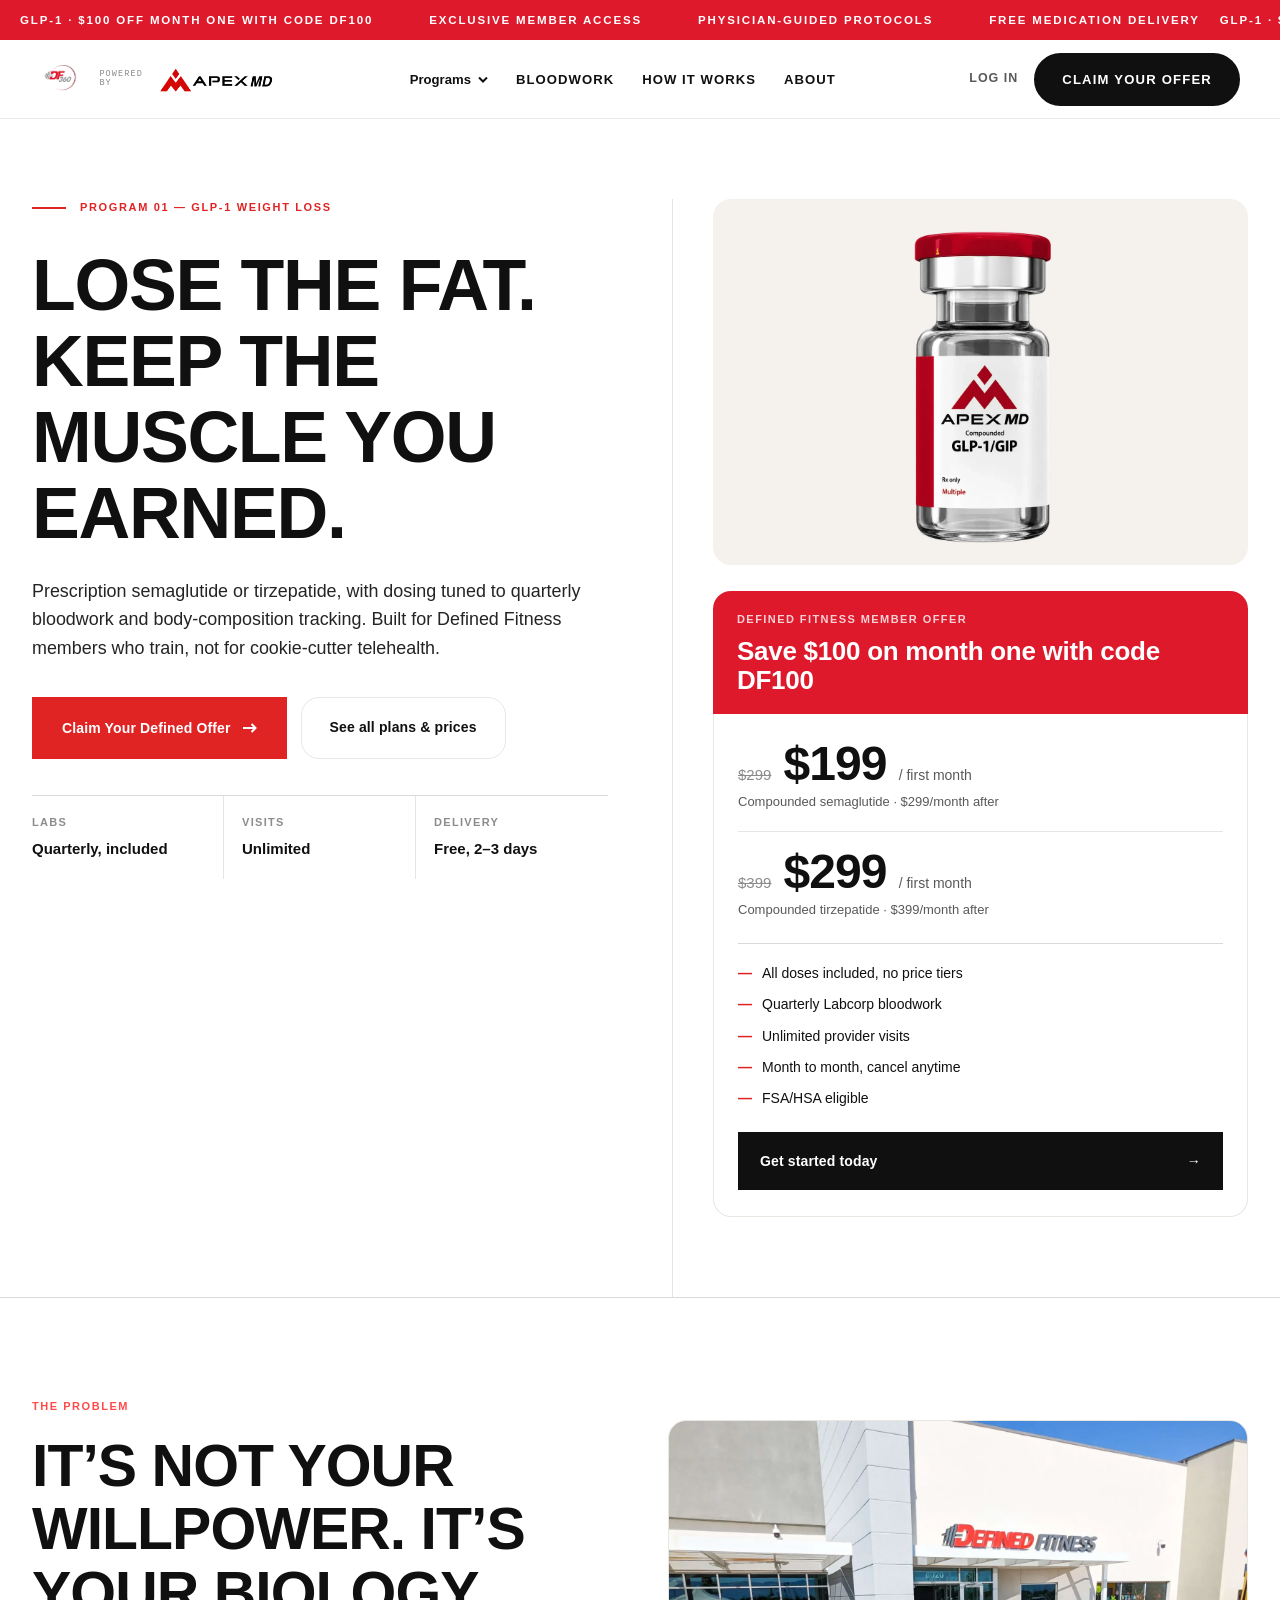
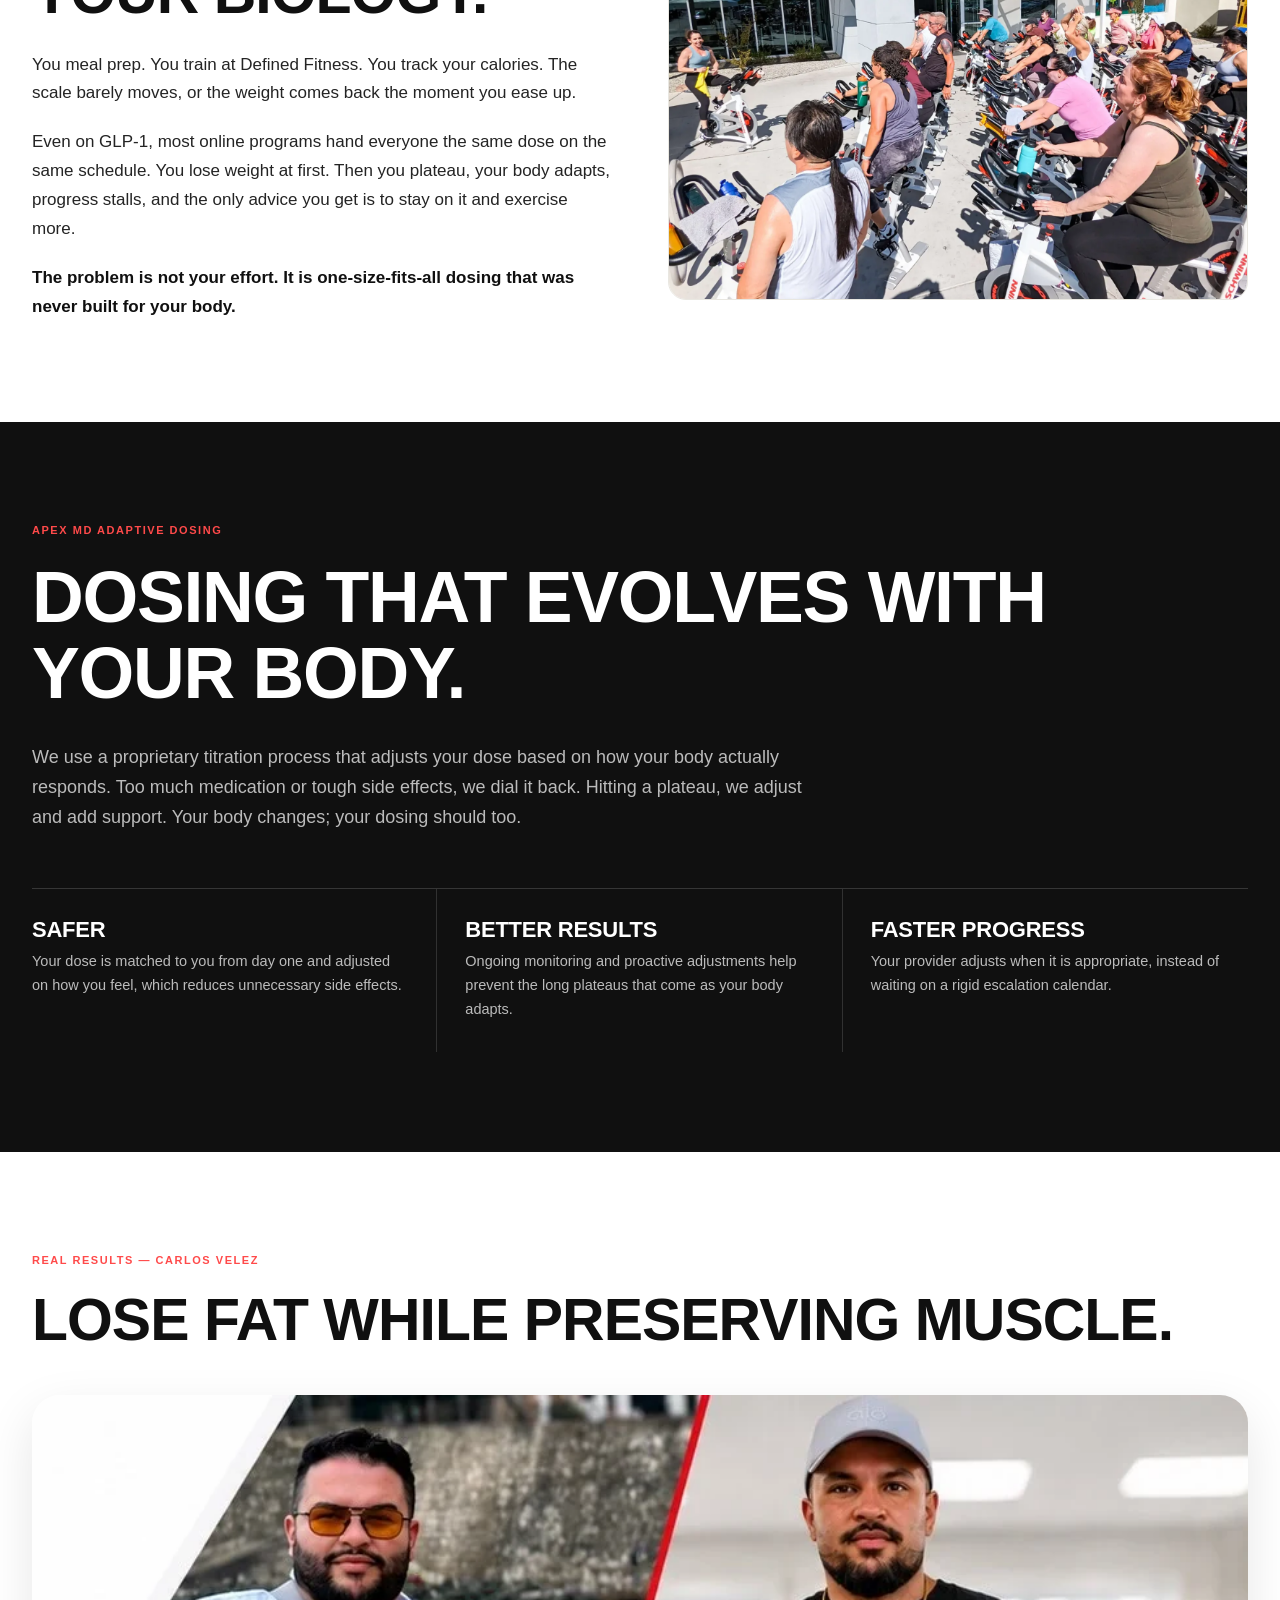
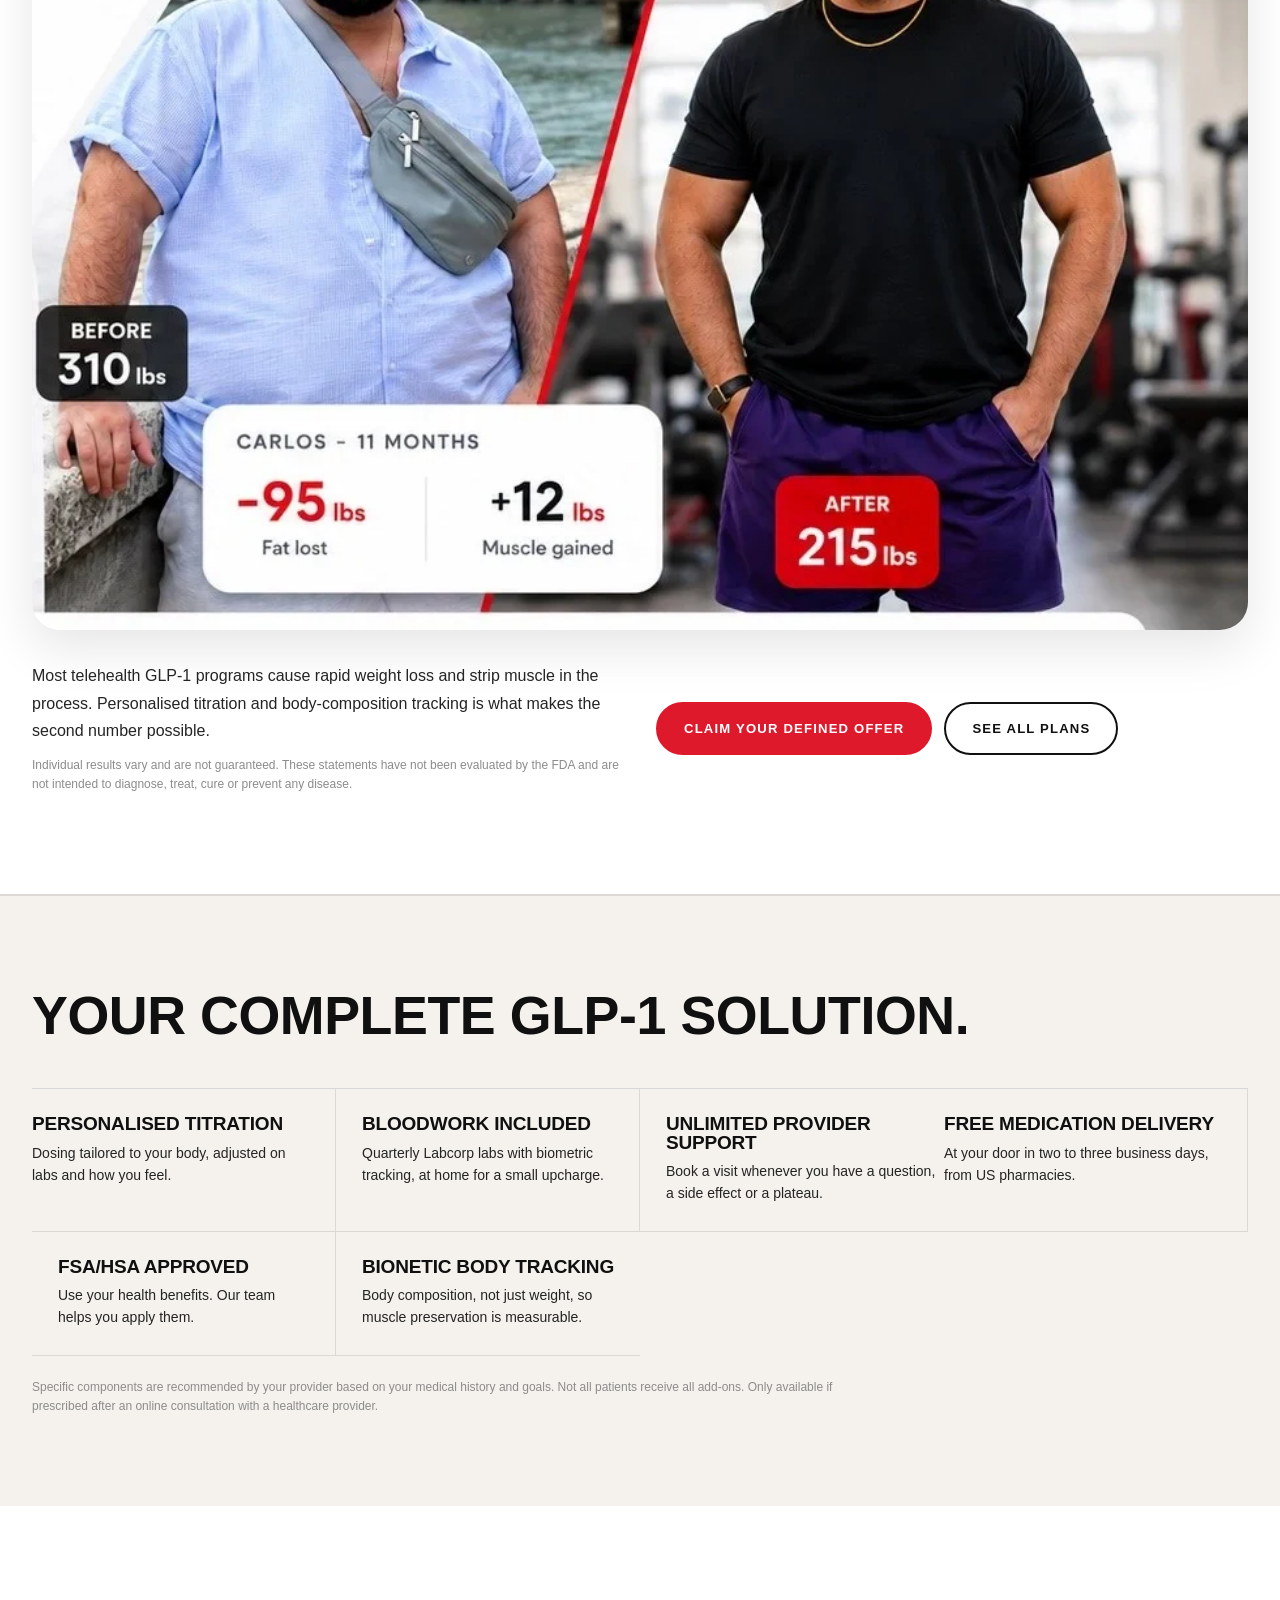
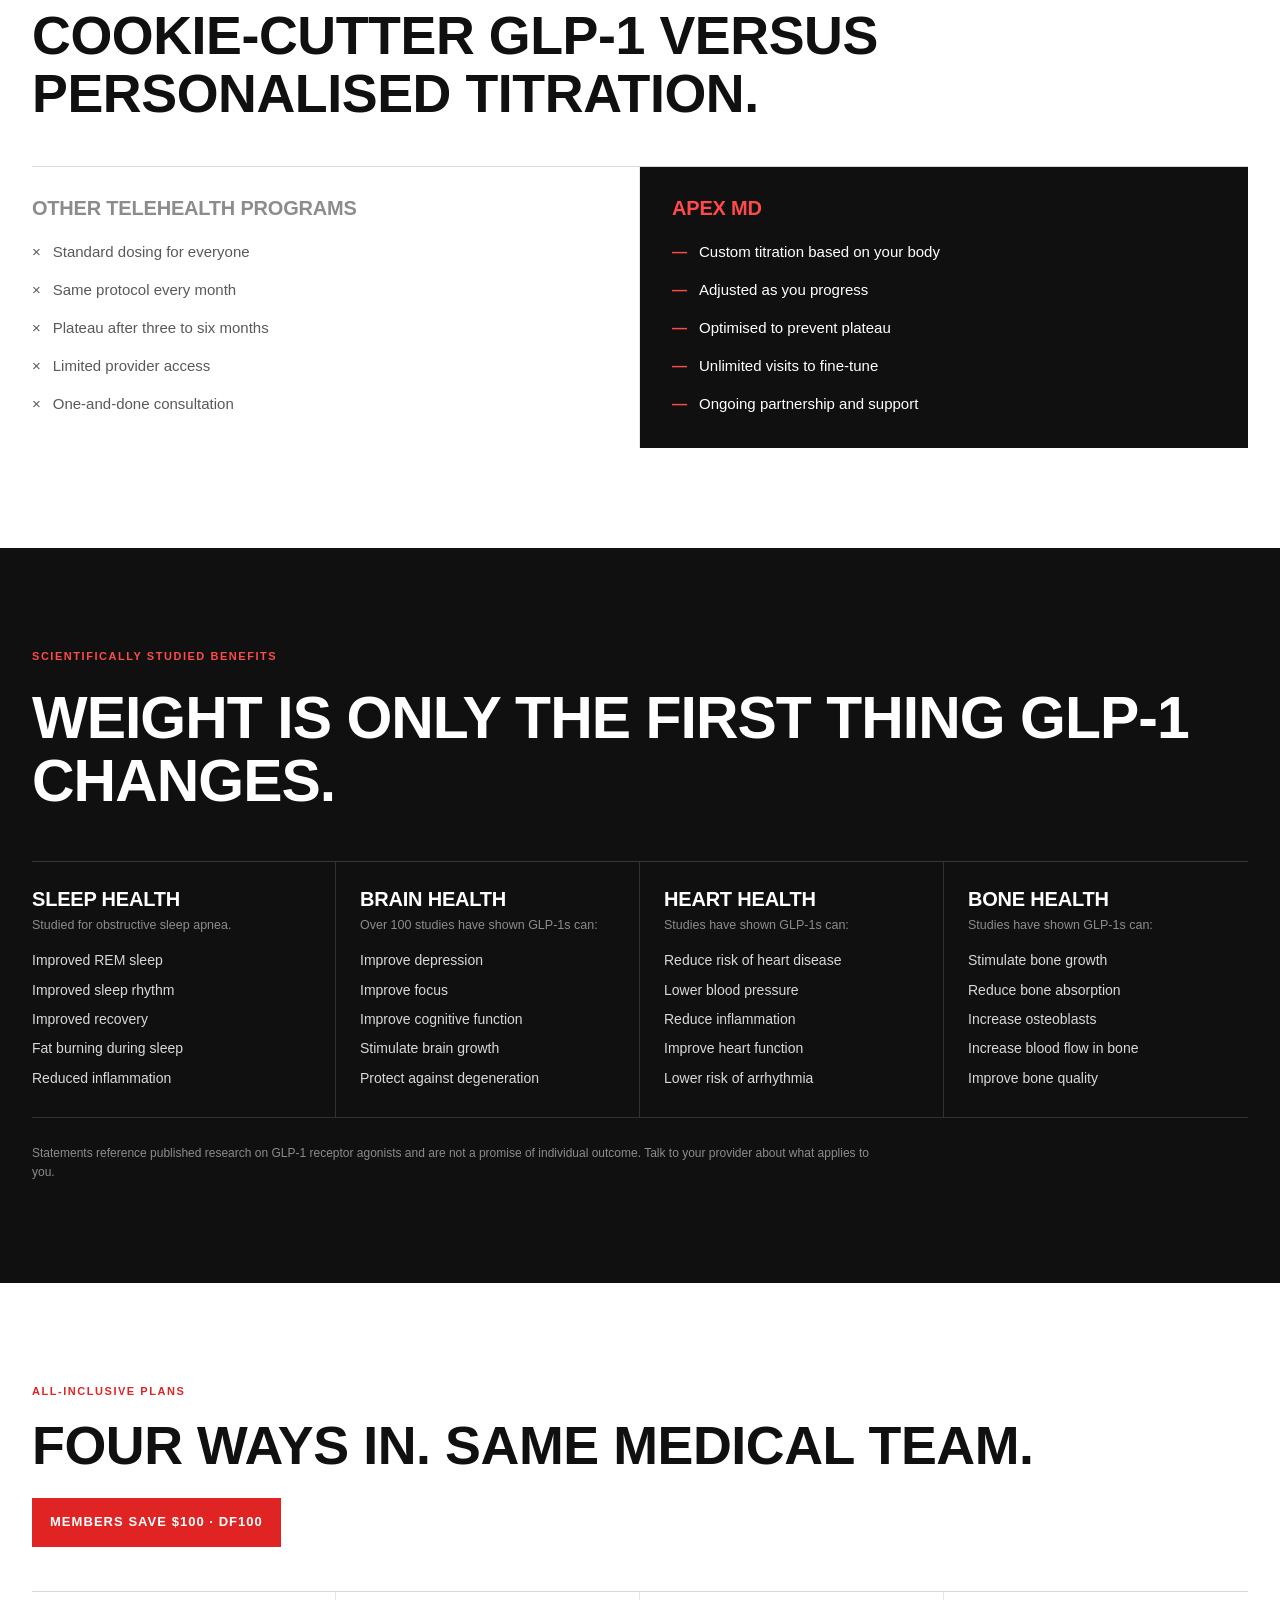
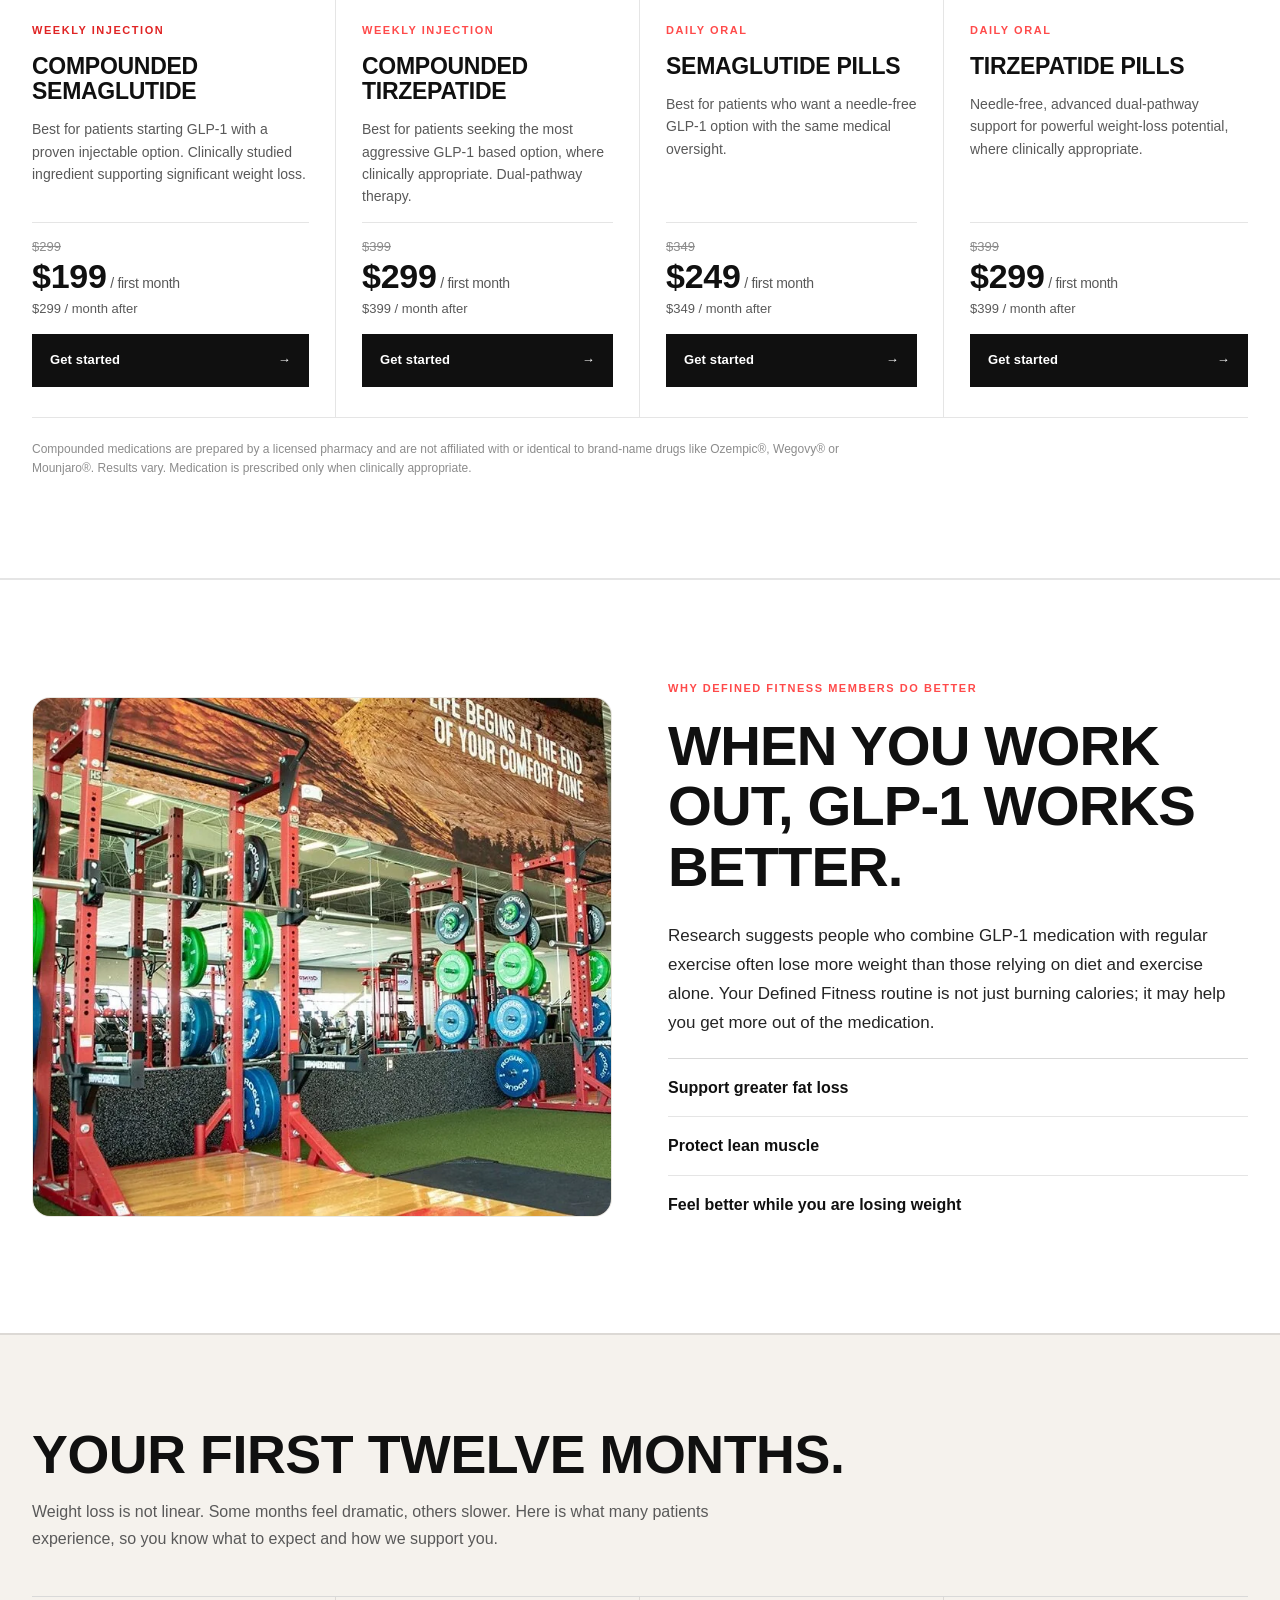
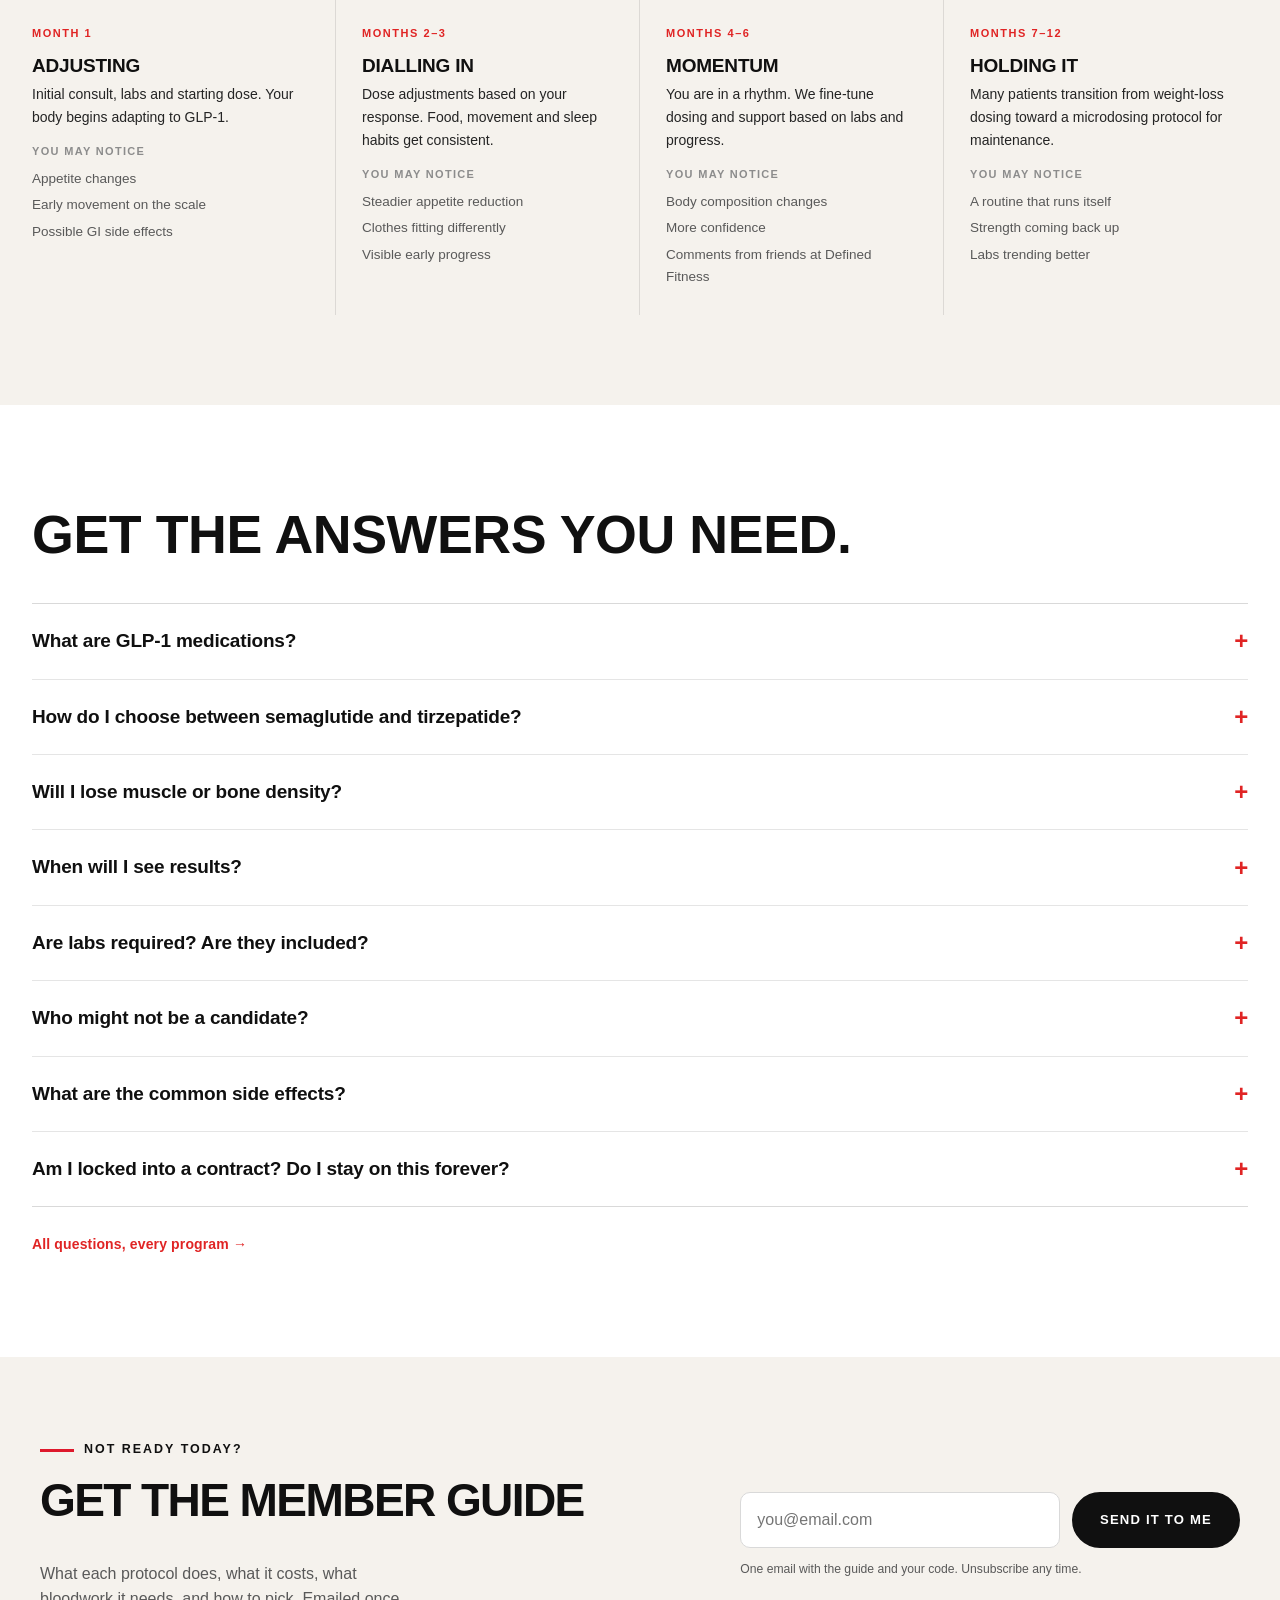
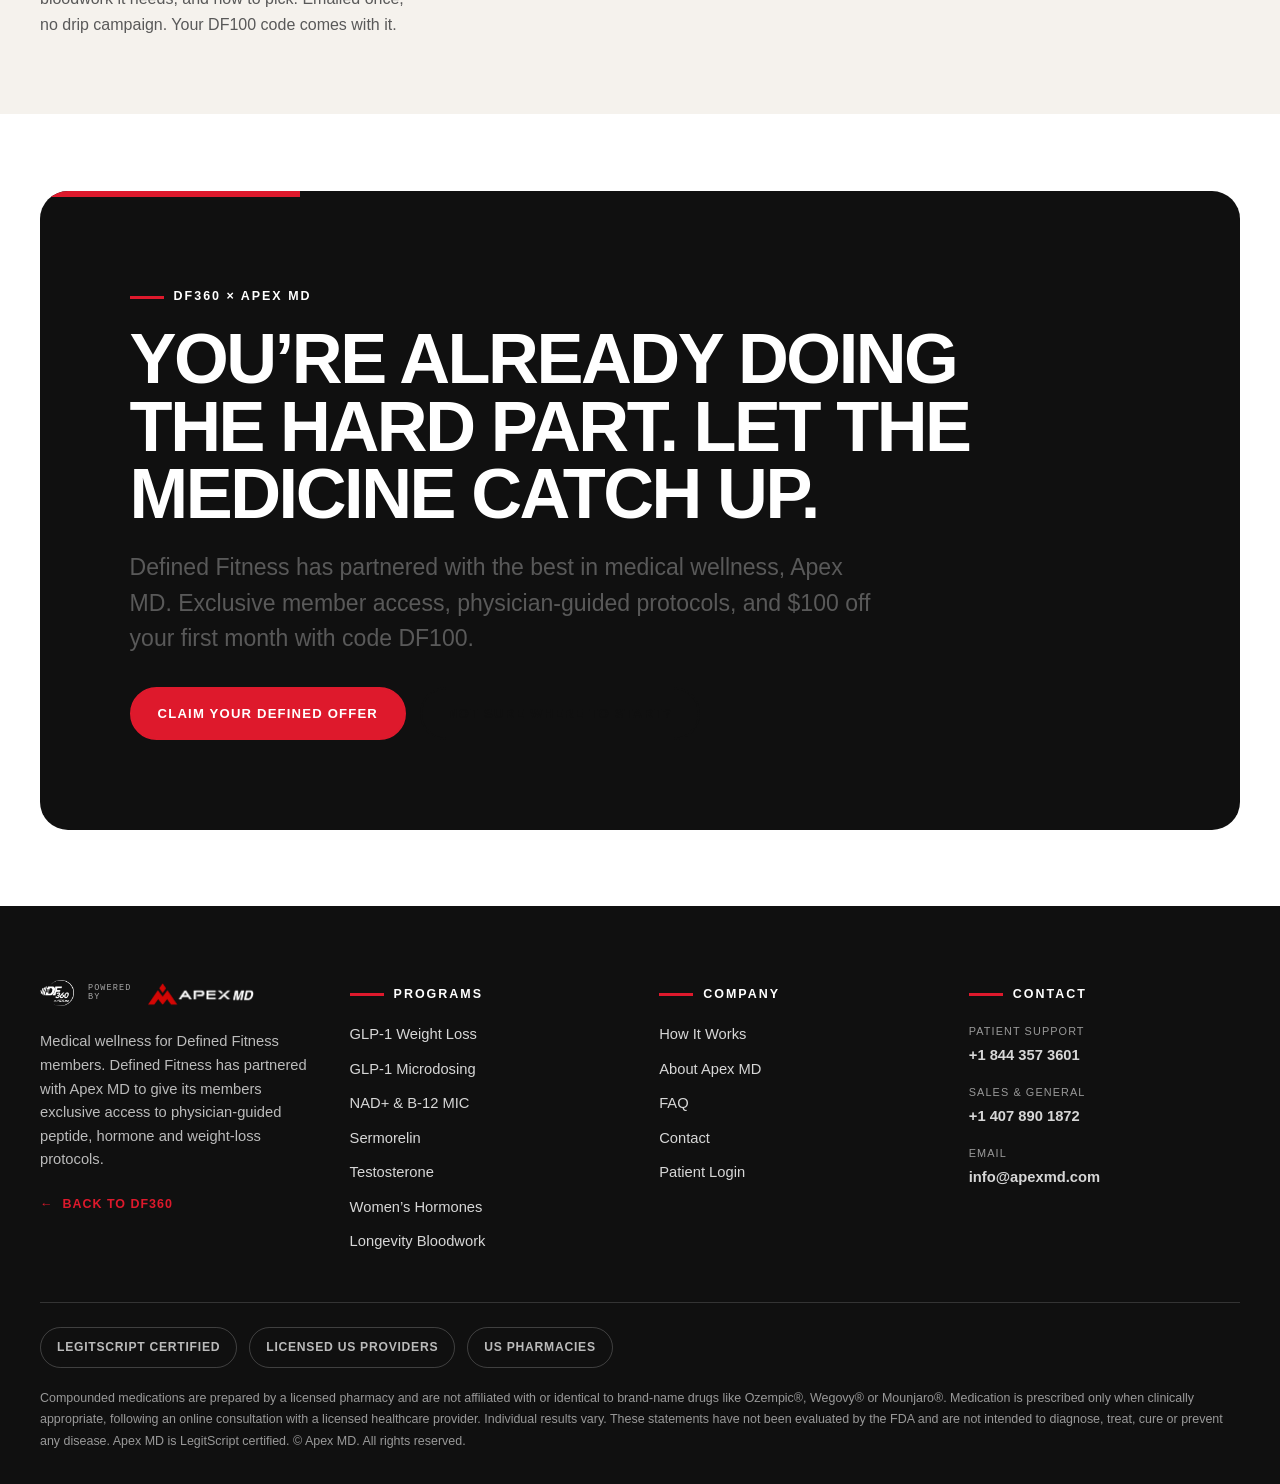
<file: weight-loss.html>
<!DOCTYPE html>
<html lang="en">
<head>
<meta charset="utf-8">
<meta name="viewport" content="width=device-width, initial-scale=1">
<title>GLP-1 Weight Loss — DF360 × Apex MD</title>
<meta name="description" content="Physician-guided semaglutide or tirzepatide, titrated to your labs so you lose fat instead of the muscle you built at DF360. From $199 your first month.">
<link rel="canonical" href="https://df360.apexmd.com/weight-loss.html">
<meta property="og:type" content="website">
<meta property="og:title" content="GLP-1 Weight Loss — DF360 × Apex MD">
<meta property="og:description" content="Physician-guided semaglutide or tirzepatide, titrated to your labs so you lose fat instead of the muscle you built at DF360. From $199 your first month.">
<meta property="og:url" content="https://df360.apexmd.com/weight-loss.html">
<link rel="stylesheet" href="df360-theme.css">

<style id="sp-responsive">
[data-spfloat]{display:none}[data-spnav]{display:flex}[data-spburger]{display:none}
[data-spcall]{display:none}[data-splogin]{display:inline}
@media (max-width:1040px){
[data-spfloat]{display:flex}[data-spnav]{display:none}[data-spburger]{display:flex}
[data-spcall]{display:inline-flex}[data-splogin]{display:none}}
@media (max-width:560px){.df-header .df-btn--sm{display:none}.df-header .df-nav{gap:14px}[data-spburger] span,[data-spcall] span{display:none}}
@media (max-width:360px){.df-header .df-lockup__by{display:none}}
#spQuiz[hidden],#spResult[hidden],#spStep1[hidden],#spMobile[hidden]{display:none!important}
#spMobile{position:fixed;inset:0;z-index:2000;background:var(--df-black,#111);color:#fff;padding:26px 22px;overflow:auto}
#spMobile a{display:block;padding:14px 0;border-bottom:1px solid rgba(255,255,255,.14);color:#fff;text-decoration:none;font-weight:800;letter-spacing:.04em;text-transform:uppercase}
#spMobile .spclose{background:none;border:0;color:#fff;font-size:2rem;cursor:pointer;float:right;line-height:1}
</style>
<script src="analytics.js"></script>
<link rel="icon" href="favicon.ico" sizes="any">
<link rel="icon" type="image/png" sizes="32x32" href="favicon-32.png">
<link rel="icon" type="image/png" sizes="16x16" href="favicon-16.png">
<link rel="apple-touch-icon" href="apple-touch-icon.png">
</head>
<body>
<!-- Google Tag Manager (noscript) -->
<noscript><iframe src="https://www.googletagmanager.com/ns.html?id=GTM-MVWKWK6D"
height="0" width="0" style="display:none;visibility:hidden"></iframe></noscript>
<!-- End Google Tag Manager (noscript) -->
<div class="sc-host" data-sc-name="Weight-Loss"><div style="background: rgb(255, 255, 255); color: rgb(16, 16, 16); font-family: var(--df-font-body);">
  <div class="sc-host" data-sc-name="_SiteHeader"><div style="position: sticky; top: 0px; z-index: 1000;">
  <div class="df-offerbar">
    <div class="df-offerbar__track">
      <div class="df-offerbar__set"><span>GLP-1 · $100 off month one with code DF100</span><span>Exclusive member access</span><span>Physician-guided protocols</span><span>Free medication delivery</span></div>
      <div class="df-offerbar__set" aria-hidden="true"><span>GLP-1 · $100 off month one with code DF100</span><span>Exclusive member access</span><span>Physician-guided protocols</span><span>Free medication delivery</span></div>
    </div>
  </div>
  <header class="df-header" style="position: static;">
    <div class="df-container df-nav">
      <a class="df-lockup" href="index.html" style="display: flex; align-items: center; gap: 14px;">
        <img class="df-lockup__df360" src="img/df360/logo-df360-grey.webp?v=09c337cb" alt="DF360" fetchpriority="high" decoding="async">
        <span class="df-lockup__by" style="font-family: var(--df-font-mono); font-size: 8.5px; line-height: 1.1; letter-spacing: 0.13em; text-transform: uppercase; color: var(--df-gray-500); white-space: nowrap;">Powered<br>by</span>
        <img class="df-lockup__apex" src="img/df360/logo-apex-dark.webp?v=c590a35a" alt="Apex MD" width="1784" height="477" fetchpriority="high" decoding="async">
      </a>
      <nav class="df-nav__links" data-spnav="1" style="">
        <div style="position: relative;">
          <button type="button" aria-haspopup="true" aria-expanded="false" style="display: flex; align-items: center; gap: 7px; background: none; border: 0px; padding: 8px 0px; cursor: pointer; font: inherit; color: inherit;">
            <span>Programs</span>
            <svg width="10" height="7" viewBox="0 0 10 7" fill="none" aria-hidden="true"><path d="M1 1.5 5 5.5 9 1.5" stroke="currentColor" stroke-width="2"></path></svg>
          </button>
          <div class="df-navmenu" style="display: none;">
            <a href="weight-loss.html">GLP-1 Weight Loss</a>
            <a href="glp-1-microdosing.html">GLP-1 Microdosing</a>
            <a href="nad.html">NAD+ &amp; B-12 MIC</a>
            <a href="sermorelin.html">Sermorelin</a>
            <a href="testosterone.html">Testosterone</a>
            <a href="hormones.html">Women’s Hormones</a>
            <a href="bloodwork.html">Longevity Bloodwork</a>
          </div>
          
        </div>
        <a href="bloodwork.html">Bloodwork</a>
        <a href="how-it-works.html">How It Works</a>
        <a href="about.html">About</a>
      </nav>
      <div style="display: flex; align-items: center; gap: 16px; flex: 0 0 auto;">
        <button data-spburger="1" aria-label="Menu" style="align-items: center; gap: 9px; background: none; border: 0px; cursor: pointer; padding: 8px 2px; font-size: 0.8rem; font-weight: 800; letter-spacing: 0.08em; text-transform: uppercase; color: var(--df-black);">
          <svg width="20" height="12" viewBox="0 0 20 12" fill="none" aria-hidden="true"><path d="M0 1h20M0 6h20M0 11h20" stroke="currentColor" stroke-width="2"></path></svg>
          <span>Menu</span>
        </button>
        <a href="tel:+18443573601" data-spcall="1" aria-label="Call patient support" style="align-items: center; gap: 8px; font-size: 0.78rem; font-weight: 800; letter-spacing: 0.06em; text-transform: uppercase; color: var(--df-black); white-space: nowrap;">
          <svg width="15" height="15" viewBox="0 0 24 24" fill="none" aria-hidden="true"><path d="M22 16.9v3a2 2 0 0 1-2.2 2 19.8 19.8 0 0 1-8.6-3.1 19.5 19.5 0 0 1-6-6A19.8 19.8 0 0 1 2.1 4.2 2 2 0 0 1 4.1 2h3a2 2 0 0 1 2 1.7c.1.9.4 1.8.7 2.6a2 2 0 0 1-.5 2.1L8.1 9.7a16 16 0 0 0 6 6l1.3-1.3a2 2 0 0 1 2.1-.4c.8.3 1.7.6 2.6.7a2 2 0 0 1 1.7 2Z" stroke="currentColor" stroke-width="2"></path></svg>
          <span>Call</span>
        </a>
        <a href="https://ehr.apexmd.com/login" data-splogin="1" style="font-size: 0.78rem; font-weight: 800; letter-spacing: 0.08em; text-transform: uppercase; color: var(--df-gray-700); white-space: nowrap;">Log In</a>
        <button class="df-btn df-btn--red df-btn--sm" style="white-space: nowrap;">Claim Your Offer</button>
      </div>
    </div>
  </header>
  </div><button class="df-float" data-spfloat="1" style="">
  <span>Not sure where to start? Take the 60-second quiz</span>
  <span style="color: var(--df-red);">→</span></button></div>

  <section data-screen-label="Hero" style="border-bottom: 1px solid rgb(217, 217, 217);">
    <div style="max-width: 1320px; margin: 0px auto; padding: 80px 32px 0px; display: grid; grid-template-columns: repeat(auto-fit, minmax(340px, 1fr)); gap: 64px; align-items: start;">
      <div style="padding-bottom: 80px;">
        <div style="display: flex; align-items: center; gap: 14px; margin-bottom: 30px;">
          <span style="width: 34px; height: 2px; background: rgb(224, 36, 36); display: block;"></span>
          <span style="font-size: 11px; font-weight: 700; letter-spacing: 0.15em; text-transform: uppercase; color: rgb(224, 36, 36);">Program 01 — GLP-1 Weight Loss</span>
        </div>
        <h1 style="font-size: clamp(42px, 5.6vw, 80px); line-height: 1.06; letter-spacing: -0.018em; margin: 0px 0px 26px;">Lose the Fat. Keep the Muscle You Earned.</h1>
        <p style="font-size: clamp(16px, 1.4vw, 20px); line-height: 1.6; color: rgb(36, 36, 36); max-width: 34em; margin: 0px 0px 34px;">Prescription semaglutide or tirzepatide, with dosing tuned to quarterly bloodwork and body-composition tracking. Built for Defined Fitness members who train, not for cookie-cutter telehealth.</p>
        <div style="display: flex; flex-wrap: wrap; gap: 14px; margin-bottom: 36px;">
          <a href="https://formdefined.apexmd.com/?categoryId=weight-loss" class="scp0" style="background: rgb(224, 36, 36); color: rgb(255, 255, 255); text-decoration: none; font-weight: 700; font-size: 14px; letter-spacing: 0.01em; padding: 20px 30px; display: inline-flex; align-items: center; gap: 12px;" target="_blank" rel="noopener">
            <span>Claim Your Defined Offer</span>
            <svg width="14" height="10" viewBox="0 0 14 10" fill="none" aria-hidden="true"><path d="M0 5h12M8.5 1 12.5 5l-4 4" stroke="currentColor" stroke-width="2"></path></svg>
          </a>
          <a href="#plans" class="scp1" style="border: 1px solid rgb(233, 231, 225); border-radius: 18px; overflow: hidden; color: rgb(16, 16, 16); text-decoration: none; font-weight: 700; font-size: 14px; letter-spacing: 0.01em; padding: 18px 28px;">See all plans &amp; prices</a>
        </div>
        <div style="border-top: 1px solid rgb(217, 217, 217); display: grid; grid-template-columns: repeat(auto-fit, minmax(150px, 1fr));">
          <div style="padding: 18px 18px 18px 0px; border-right: 1px solid rgba(0, 0, 0, 0.1);">
            <div style="font-size: 11px; font-weight: 700; letter-spacing: 0.12em; text-transform: uppercase; color: rgb(140, 140, 140); margin-bottom: 5px;">Labs</div>
            <div style="font-size: 15px; font-weight: 700;">Quarterly, included</div>
          </div>
          <div style="padding: 18px; border-right: 1px solid rgba(0, 0, 0, 0.1);">
            <div style="font-size: 11px; font-weight: 700; letter-spacing: 0.12em; text-transform: uppercase; color: rgb(140, 140, 140); margin-bottom: 5px;">Visits</div>
            <div style="font-size: 15px; font-weight: 700;">Unlimited</div>
          </div>
          <div style="padding: 18px;">
            <div style="font-size: 11px; font-weight: 700; letter-spacing: 0.12em; text-transform: uppercase; color: rgb(140, 140, 140); margin-bottom: 5px;">Delivery</div>
            <div style="font-size: 15px; font-weight: 700;">Free, 2–3 days</div>
          </div>
        </div>
      </div>
      <div style="align-self: stretch; border-left: 1px solid rgba(0, 0, 0, 0.1); padding: 0px 0px 80px 40px;">
        <figure style="margin:0 0 26px;display:flex;justify-content:center;align-items:flex-end;background:var(--df-gray-100);border-radius:18px;padding:22px 18px;min-height:366px;">
          <img src="img/product/glp1-vial.webp?v=6bd470e7" alt="Apex MD compounded GLP-1/GIP vial" width="614" height="900" loading="lazy" decoding="async" style="width:220px;max-width:100%;height:auto;display:block;">
        </figure>
        <div class="df-price__head">
          <div style="font-size: 11px; font-weight: 700; letter-spacing: 0.13em; text-transform: uppercase; opacity: 0.8; margin-bottom: 8px;">Defined Fitness member offer</div>
          <div style="font-size: 26px; font-weight: 700; letter-spacing: -0.011em; line-height: 1.1;">Save $100 on month one with code DF100</div>
        </div>
        <div class="df-price__body">
          <div style="display: flex; align-items: baseline; gap: 12px; margin-bottom: 4px;">
            <span style="font-size: 15px; color: rgb(140, 140, 140); text-decoration: line-through;">$299</span>
            <span style="font-size: 48px; font-weight: 700; letter-spacing: -0.018em; line-height: 1;">$199</span>
            <span style="font-size: 14px; color: rgb(89, 89, 89);">/ first month</span>
          </div>
          <div style="font-size: 13px; color: rgb(89, 89, 89); margin-bottom: 18px;">Compounded semaglutide · $299/month after</div>
          <div style="border-top: 1px solid rgba(0, 0, 0, 0.1); padding-top: 16px; margin-bottom: 22px;">
            <div style="display: flex; align-items: baseline; gap: 12px; margin-bottom: 4px;">
              <span style="font-size: 15px; color: rgb(140, 140, 140); text-decoration: line-through;">$399</span>
              <span style="font-size: 48px; font-weight: 700; letter-spacing: -0.018em; line-height: 1;">$299</span>
              <span style="font-size: 14px; color: rgb(89, 89, 89);">/ first month</span>
            </div>
            <div style="font-size: 13px; color: rgb(89, 89, 89);">Compounded tirzepatide · $399/month after</div>
          </div>
          <div style="display: flex; flex-direction: column; gap: 9px; border-top: 1px solid rgb(217, 217, 217); padding-top: 18px; margin-bottom: 22px;">
            <div style="display: flex; gap: 10px; font-size: 14px;"><span style="color: rgb(224, 36, 36); font-weight: 700;">—</span><span>All doses included, no price tiers</span></div>
            <div style="display: flex; gap: 10px; font-size: 14px;"><span style="color: rgb(224, 36, 36); font-weight: 700;">—</span><span>Quarterly Labcorp bloodwork</span></div>
            <div style="display: flex; gap: 10px; font-size: 14px;"><span style="color: rgb(224, 36, 36); font-weight: 700;">—</span><span>Unlimited provider visits</span></div>
            <div style="display: flex; gap: 10px; font-size: 14px;"><span style="color: rgb(224, 36, 36); font-weight: 700;">—</span><span>Month to month, cancel anytime</span></div>
            <div style="display: flex; gap: 10px; font-size: 14px;"><span style="color: rgb(224, 36, 36); font-weight: 700;">—</span><span>FSA/HSA eligible</span></div>
          </div>
          <a href="https://formdefined.apexmd.com/?categoryId=weight-loss" class="scp2" style="display: flex; align-items: center; justify-content: space-between; gap: 12px; background: rgb(16, 16, 16); color: rgb(255, 255, 255); text-decoration: none; font-weight: 700; font-size: 14px; letter-spacing: 0.01em; padding: 18px 22px;" target="_blank" rel="noopener">
            <span>Get started today</span><span>→</span>
          </a>
        </div>
      </div>
    </div>
  </section>

  <section data-screen-label="Biology" style="max-width: 1320px; margin: 0px auto; padding: 100px 32px;">
    <div style="display: grid; grid-template-columns: repeat(auto-fit, minmax(320px, 1fr)); gap: 56px; align-items: center;">
      <div>
        <div style="font-size: 11px; font-weight: 700; letter-spacing: 0.14em; text-transform: uppercase; color: rgb(255, 74, 74); margin-bottom: 18px;">The problem</div>
        <h2 style="font-size: clamp(34px, 4.6vw, 62px); line-height: 1.08; letter-spacing: -0.016em; margin: 0px 0px 26px;">It’s Not Your Willpower. It’s Your Biology.</h2>
        <p style="font-size: 17px; line-height: 1.7; color: rgb(36, 36, 36); margin: 0px 0px 20px;">You meal prep. You train at Defined Fitness. You track your calories. The scale barely moves, or the weight comes back the moment you ease up.</p>
        <p style="font-size: 17px; line-height: 1.7; color: rgb(36, 36, 36); margin: 0px 0px 20px;">Even on GLP-1, most online programs hand everyone the same dose on the same schedule. You lose weight at first. Then you plateau, your body adapts, progress stalls, and the only advice you get is to stay on it and exercise more.</p>
        <p style="font-size: 17px; line-height: 1.7; color: rgb(16, 16, 16); font-weight: 700; margin: 0px;">The problem is not your effort. It is one-size-fits-all dosing that was never built for your body.</p>
      </div>
      <div>
        <div style="height: 480px; border: 1px solid rgb(233, 231, 225); border-radius: 18px; overflow: hidden;">
          <img src="img/df360/c7.webp?v=5b505db8" alt="A cycle class at Defined Fitness" style="width: 100%; height: 100%; object-fit: cover;" width="1200" height="1200" loading="lazy" decoding="async">
        </div>
      </div>
    </div>
  </section>

  <section data-screen-label="Titration" style="background: rgb(16, 16, 16); color: rgb(255, 255, 255);">
    <div style="max-width: 1320px; margin: 0px auto; padding: 100px 32px;">
      <div style="font-size: 11px; font-weight: 700; letter-spacing: 0.14em; text-transform: uppercase; color: rgb(255, 74, 74); margin-bottom: 20px;">Apex MD adaptive dosing</div>
      <h2 style="font-size: clamp(36px, 5.6vw, 80px); line-height: 1.06; letter-spacing: -0.018em; margin: 0px 0px 32px; max-width: 18em;">Dosing That Evolves With Your Body.</h2>
      <p style="font-size: 18px; line-height: 1.65; color: rgb(187, 187, 187); max-width: 44em; margin: 0px 0px 56px;">We use a proprietary titration process that adjusts your dose based on how your body actually responds. Too much medication or tough side effects, we dial it back. Hitting a plateau, we adjust and add support. Your body changes; your dosing should too.</p>
      <div style="display: grid; grid-template-columns: repeat(auto-fit, minmax(240px, 1fr)); border-top: 1px solid rgba(255, 255, 255, 0.16);">
        <div style="padding: 30px 28px 30px 0px; border-right: 1px solid rgba(255, 255, 255, 0.14);">
          <h3 style="font-size: 22px; letter-spacing: -0.011em; margin: 0px 0px 10px;">Safer</h3>
          <p style="font-size: 14.5px; line-height: 1.65; color: rgb(187, 187, 187); margin: 0px;">Your dose is matched to you from day one and adjusted on how you feel, which reduces unnecessary side effects.</p>
        </div>
        <div style="padding: 30px 28px; border-right: 1px solid rgba(255, 255, 255, 0.14);">
          <h3 style="font-size: 22px; letter-spacing: -0.011em; margin: 0px 0px 10px;">Better results</h3>
          <p style="font-size: 14.5px; line-height: 1.65; color: rgb(187, 187, 187); margin: 0px;">Ongoing monitoring and proactive adjustments help prevent the long plateaus that come as your body adapts.</p>
        </div>
        <div style="padding: 30px 0px 30px 28px;">
          <h3 style="font-size: 22px; letter-spacing: -0.011em; margin: 0px 0px 10px;">Faster progress</h3>
          <p style="font-size: 14.5px; line-height: 1.65; color: rgb(187, 187, 187); margin: 0px;">Your provider adjusts when it is appropriate, instead of waiting on a rigid escalation calendar.</p>
        </div>
      </div>
    </div>
  </section>

  <section data-screen-label="Carlos" style="max-width: 1320px; margin: 0px auto; padding: 100px 32px;">
    <div style="font-size: 11px; font-weight: 700; letter-spacing: 0.14em; text-transform: uppercase; color: rgb(255, 74, 74); margin-bottom: 18px;">Real results — Carlos Velez</div>
    <h2 style="font-size: clamp(34px, 4.6vw, 62px); line-height: 1.08; letter-spacing: -0.016em; margin: 0px 0px 44px; max-width: 20em;">Lose fat while preserving muscle.</h2>
    <figure style="margin: 0px 0px 32px; border-radius: 28px; overflow: hidden; box-shadow: rgba(0, 0, 0, 0.1) 0px 18px 50px;">
      <img src="img/apex/carlos-transformation.webp?v=edb5d822" alt="Carlos Velez before at 310 lbs and after at 215 lbs, 11 months on the Apex MD GLP-1 program: 95 lbs of fat lost, 12 lbs of muscle gained" style="width: 100%; height: auto;" width="932" height="640" loading="lazy" decoding="async">
    </figure>
    <div style="display: grid; grid-template-columns: repeat(auto-fit, minmax(280px, 1fr)); gap: 32px; align-items: center;">
      <div>
        <p style="font-size: 16px; line-height: 1.7; color: rgb(36, 36, 36); margin: 0px 0px 12px;">Most telehealth GLP-1 programs cause rapid weight loss and strip muscle in the process. Personalised titration and body-composition tracking is what makes the second number possible.</p>
        <p style="font-size: 12px; line-height: 1.6; color: rgb(140, 140, 140); margin: 0px;">Individual results vary and are not guaranteed. These statements have not been evaluated by the FDA and are not intended to diagnose, treat, cure or prevent any disease.</p>
      </div>
      <div style="display: flex; flex-wrap: wrap; gap: 12px;">
        <a class="df-btn df-btn--red" href="https://formdefined.apexmd.com/?categoryId=weight-loss" target="_blank" rel="noopener">Claim Your Defined Offer</a>
        <a class="df-btn df-btn--outline" href="#plans">See All Plans</a>
      </div>
    </div>
  </section>

  <section data-screen-label="Included" style="border-top: 2px solid rgba(0, 0, 0, 0.1); background: rgb(245, 242, 237);">
    <div style="max-width: 1320px; margin: 0px auto; padding: 90px 32px;">
      <h2 style="font-size: clamp(32px, 4.2vw, 54px); line-height: 1.08; letter-spacing: -0.008em; margin: 0px 0px 44px; max-width: 22em;">Your complete GLP-1 solution.</h2>
      <div style="display: grid; grid-template-columns: repeat(auto-fit, minmax(280px, 1fr)); border-top: 1px solid rgb(217, 217, 217);">
        <div style="padding: 26px 26px 26px 0px; border-right: 1px solid rgba(0, 0, 0, 0.1); border-bottom: 1px solid rgba(0, 0, 0, 0.1);">
          <h3 style="font-size: 19px; letter-spacing: -0.01em; margin: 0px 0px 8px;">Personalised titration</h3>
          <p style="font-size: 14px; line-height: 1.6; color: rgb(36, 36, 36); margin: 0px;">Dosing tailored to your body, adjusted on labs and how you feel.</p>
        </div>
        <div style="padding: 26px; border-right: 1px solid rgba(0, 0, 0, 0.1); border-bottom: 1px solid rgba(0, 0, 0, 0.1);">
          <h3 style="font-size: 19px; letter-spacing: -0.01em; margin: 0px 0px 8px;">Bloodwork included</h3>
          <p style="font-size: 14px; line-height: 1.6; color: rgb(36, 36, 36); margin: 0px;">Quarterly Labcorp labs with biometric tracking, at home for a small upcharge.</p>
        </div>
        <div style="padding: 26px 0px 26px 26px; border-bottom: 1px solid rgba(0, 0, 0, 0.1);">
          <h3 style="font-size: 19px; letter-spacing: -0.01em; margin: 0px 0px 8px;">Unlimited provider support</h3>
          <p style="font-size: 14px; line-height: 1.6; color: rgb(36, 36, 36); margin: 0px;">Book a visit whenever you have a question, a side effect or a plateau.</p>
        </div>
        <div style="padding: 26px 26px 26px 0px; border-right: 1px solid rgba(0, 0, 0, 0.1); border-bottom: 1px solid rgba(0, 0, 0, 0.1);">
          <h3 style="font-size: 19px; letter-spacing: -0.01em; margin: 0px 0px 8px;">Free medication delivery</h3>
          <p style="font-size: 14px; line-height: 1.6; color: rgb(36, 36, 36); margin: 0px;">At your door in two to three business days, from US pharmacies.</p>
        </div>
        <div style="padding: 26px; border-right: 1px solid rgba(0, 0, 0, 0.1); border-bottom: 1px solid rgba(0, 0, 0, 0.1);">
          <h3 style="font-size: 19px; letter-spacing: -0.01em; margin: 0px 0px 8px;">FSA/HSA approved</h3>
          <p style="font-size: 14px; line-height: 1.6; color: rgb(36, 36, 36); margin: 0px;">Use your health benefits. Our team helps you apply them.</p>
        </div>
        <div style="padding: 26px 0px 26px 26px; border-bottom: 1px solid rgba(0, 0, 0, 0.1);">
          <h3 style="font-size: 19px; letter-spacing: -0.01em; margin: 0px 0px 8px;">Bionetic body tracking</h3>
          <p style="font-size: 14px; line-height: 1.6; color: rgb(36, 36, 36); margin: 0px;">Body composition, not just weight, so muscle preservation is measurable.</p>
        </div>
      </div>
      <p style="font-size: 12px; line-height: 1.6; color: rgb(140, 140, 140); margin: 22px 0px 0px; max-width: 70em;">Specific components are recommended by your provider based on your medical history and goals. Not all patients receive all add-ons. Only available if prescribed after an online consultation with a healthcare provider.</p>
    </div>
  </section>

  <section data-screen-label="Comparison" style="max-width: 1320px; margin: 0px auto; padding: 100px 32px;">
    <h2 style="font-size: clamp(32px, 4.2vw, 54px); line-height: 1.08; letter-spacing: -0.008em; margin: 0px 0px 44px; max-width: 22em;">Cookie-cutter GLP-1 versus personalised titration.</h2>
    <div style="display: grid; grid-template-columns: repeat(auto-fit, minmax(300px, 1fr)); gap: 0px; border-top: 1px solid rgb(217, 217, 217);">
      <div style="padding: 32px 32px 32px 0px; border-right: 1px solid rgba(0, 0, 0, 0.1);">
        <h3 style="font-size: 20px; letter-spacing: -0.01em; margin: 0px 0px 22px; color: rgb(140, 140, 140);">Other telehealth programs</h3>
        <div style="display: flex; flex-direction: column; gap: 14px;">
          <div style="display: flex; gap: 12px; font-size: 15px; color: rgb(89, 89, 89);"><span>×</span><span>Standard dosing for everyone</span></div>
          <div style="display: flex; gap: 12px; font-size: 15px; color: rgb(89, 89, 89);"><span>×</span><span>Same protocol every month</span></div>
          <div style="display: flex; gap: 12px; font-size: 15px; color: rgb(89, 89, 89);"><span>×</span><span>Plateau after three to six months</span></div>
          <div style="display: flex; gap: 12px; font-size: 15px; color: rgb(89, 89, 89);"><span>×</span><span>Limited provider access</span></div>
          <div style="display: flex; gap: 12px; font-size: 15px; color: rgb(89, 89, 89);"><span>×</span><span>One-and-done consultation</span></div>
        </div>
      </div>
      <div style="padding: 32px; background: rgb(16, 16, 16); color: rgb(255, 255, 255);">
        <h3 style="font-size: 20px; letter-spacing: -0.01em; margin: 0px 0px 22px; color: rgb(255, 74, 74);">Apex MD</h3>
        <div style="display: flex; flex-direction: column; gap: 14px;">
          <div style="display: flex; gap: 12px; font-size: 15px;"><span style="color: rgb(255, 74, 74); font-weight: 700;">—</span><span>Custom titration based on your body</span></div>
          <div style="display: flex; gap: 12px; font-size: 15px;"><span style="color: rgb(255, 74, 74); font-weight: 700;">—</span><span>Adjusted as you progress</span></div>
          <div style="display: flex; gap: 12px; font-size: 15px;"><span style="color: rgb(255, 74, 74); font-weight: 700;">—</span><span>Optimised to prevent plateau</span></div>
          <div style="display: flex; gap: 12px; font-size: 15px;"><span style="color: rgb(255, 74, 74); font-weight: 700;">—</span><span>Unlimited visits to fine-tune</span></div>
          <div style="display: flex; gap: 12px; font-size: 15px;"><span style="color: rgb(255, 74, 74); font-weight: 700;">—</span><span>Ongoing partnership and support</span></div>
        </div>
      </div>
    </div>
  </section>

  <section data-screen-label="Health benefits" style="background: rgb(16, 16, 16); color: rgb(255, 255, 255);">
    <div style="max-width: 1320px; margin: 0px auto; padding: 100px 32px;">
      <div style="font-size: 11px; font-weight: 700; letter-spacing: 0.14em; text-transform: uppercase; color: rgb(255, 74, 74); margin-bottom: 20px;">Scientifically studied benefits</div>
      <h2 style="font-size: clamp(34px, 4.6vw, 62px); line-height: 1.08; letter-spacing: -0.016em; margin: 0px 0px 48px; max-width: 20em;">Weight is only the first thing GLP-1 changes.</h2>
      <div style="display: grid; grid-template-columns: repeat(auto-fit, minmax(240px, 1fr)); border-top: 1px solid rgba(255, 255, 255, 0.16);">
        <div style="padding: 28px 24px 28px 0px; border-right: 1px solid rgba(255, 255, 255, 0.14); border-bottom: 1px solid rgba(255, 255, 255, 0.14);">
          <h3 style="font-size: 20px; letter-spacing: -0.01em; margin: 0px 0px 6px;">Sleep health</h3>
          <p style="font-size: 12.5px; color: rgb(140, 140, 140); margin: 0px 0px 14px;">Studied for obstructive sleep apnea.</p>
          <div style="display: flex; flex-direction: column; gap: 7px; font-size: 14px; color: rgb(217, 217, 217);">
            <span>Improved REM sleep</span><span>Improved sleep rhythm</span><span>Improved recovery</span><span>Fat burning during sleep</span><span>Reduced inflammation</span>
          </div>
        </div>
        <div style="padding: 28px 24px; border-right: 1px solid rgba(255, 255, 255, 0.14); border-bottom: 1px solid rgba(255, 255, 255, 0.14);">
          <h3 style="font-size: 20px; letter-spacing: -0.01em; margin: 0px 0px 6px;">Brain health</h3>
          <p style="font-size: 12.5px; color: rgb(140, 140, 140); margin: 0px 0px 14px;">Over 100 studies have shown GLP-1s can:</p>
          <div style="display: flex; flex-direction: column; gap: 7px; font-size: 14px; color: rgb(217, 217, 217);">
            <span>Improve depression</span><span>Improve focus</span><span>Improve cognitive function</span><span>Stimulate brain growth</span><span>Protect against degeneration</span>
          </div>
        </div>
        <div style="padding: 28px 24px; border-right: 1px solid rgba(255, 255, 255, 0.14); border-bottom: 1px solid rgba(255, 255, 255, 0.14);">
          <h3 style="font-size: 20px; letter-spacing: -0.01em; margin: 0px 0px 6px;">Heart health</h3>
          <p style="font-size: 12.5px; color: rgb(140, 140, 140); margin: 0px 0px 14px;">Studies have shown GLP-1s can:</p>
          <div style="display: flex; flex-direction: column; gap: 7px; font-size: 14px; color: rgb(217, 217, 217);">
            <span>Reduce risk of heart disease</span><span>Lower blood pressure</span><span>Reduce inflammation</span><span>Improve heart function</span><span>Lower risk of arrhythmia</span>
          </div>
        </div>
        <div style="padding: 28px 0px 28px 24px; border-bottom: 1px solid rgba(255, 255, 255, 0.14);">
          <h3 style="font-size: 20px; letter-spacing: -0.01em; margin: 0px 0px 6px;">Bone health</h3>
          <p style="font-size: 12.5px; color: rgb(140, 140, 140); margin: 0px 0px 14px;">Studies have shown GLP-1s can:</p>
          <div style="display: flex; flex-direction: column; gap: 7px; font-size: 14px; color: rgb(217, 217, 217);">
            <span>Stimulate bone growth</span><span>Reduce bone absorption</span><span>Increase osteoblasts</span><span>Increase blood flow in bone</span><span>Improve bone quality</span>
          </div>
        </div>
      </div>
      <p style="font-size: 12px; line-height: 1.6; color: rgb(140, 140, 140); margin: 26px 0px 0px; max-width: 70em;">Statements reference published research on GLP-1 receptor agonists and are not a promise of individual outcome. Talk to your provider about what applies to you.</p>
    </div>
  </section>

  <section data-screen-label="Plans" id="plans" style="max-width: 1320px; margin: 0px auto; padding: 100px 32px;">
    <div style="display: flex; flex-wrap: wrap; justify-content: space-between; align-items: flex-end; gap: 24px; margin-bottom: 44px;">
      <div>
        <div style="font-size: 11px; font-weight: 700; letter-spacing: 0.14em; text-transform: uppercase; color: rgb(224, 36, 36); margin-bottom: 16px;">All-inclusive plans</div>
        <h2 style="font-size: clamp(32px, 4.2vw, 54px); line-height: 1.08; letter-spacing: -0.008em; margin: 0px; max-width: 20em;">Four ways in. Same medical team.</h2>
      </div>
      <div style="background: rgb(224, 36, 36); color: rgb(255, 255, 255); padding: 14px 18px; font-size: 13px; font-weight: 700; letter-spacing: 0.08em; text-transform: uppercase;">Members save $100 · DF100</div>
    </div>
    <div style="display: grid; grid-template-columns: repeat(auto-fit, minmax(290px, 1fr)); border-top: 1px solid rgb(217, 217, 217);">
      <div style="padding: 30px 26px 30px 0px; border-right: 1px solid rgba(0, 0, 0, 0.1); border-bottom: 1px solid rgba(0, 0, 0, 0.1); display: flex; flex-direction: column; gap: 14px;">
        <div style="font-size: 11px; font-weight: 700; letter-spacing: 0.14em; text-transform: uppercase; color: rgb(224, 36, 36);">Weekly injection</div>
        <h3 style="font-size: 23px; letter-spacing: -0.012em; margin: 0px; line-height: 1.1;">Compounded semaglutide</h3>
        <p style="font-size: 14px; line-height: 1.6; color: rgb(89, 89, 89); margin: 0px; flex: 1 1 0%;">Best for patients starting GLP-1 with a proven injectable option. Clinically studied ingredient supporting significant weight loss.</p>
        <div style="border-top: 1px solid rgba(0, 0, 0, 0.1); padding-top: 14px;">
          <div style="font-size: 13px; color: rgb(140, 140, 140); text-decoration: line-through;">$299</div>
          <div style="font-size: 34px; font-weight: 700; letter-spacing: -0.008em; line-height: 1.1;">$199<span style="font-size: 14px; font-weight: 400; color: rgb(89, 89, 89);"> / first month</span></div>
          <div style="font-size: 13px; color: rgb(89, 89, 89); margin-top: 4px;">$299 / month after</div>
        </div>
        <a href="https://formdefined.apexmd.com/?categoryId=weight-loss" class="scp2" style="display: flex; justify-content: space-between; align-items: center; gap: 10px; background: rgb(16, 16, 16); color: rgb(255, 255, 255); text-decoration: none; font-weight: 700; font-size: 13px; letter-spacing: 0.01em; padding: 16px 18px;" target="_blank" rel="noopener"><span>Get started</span><span>→</span></a>
      </div>
      <div style="padding: 30px 26px; border-right: 1px solid rgba(0, 0, 0, 0.1); border-bottom: 1px solid rgba(0, 0, 0, 0.1); display: flex; flex-direction: column; gap: 14px;">
        <div style="font-size: 11px; font-weight: 700; letter-spacing: 0.14em; text-transform: uppercase; color: rgb(255, 74, 74);">Weekly injection</div>
        <h3 style="font-size: 23px; letter-spacing: -0.012em; margin: 0px; line-height: 1.1;">Compounded tirzepatide</h3>
        <p style="font-size: 14px; line-height: 1.6; color: rgb(89, 89, 89); margin: 0px; flex: 1 1 0%;">Best for patients seeking the most aggressive GLP-1 based option, where clinically appropriate. Dual-pathway therapy.</p>
        <div style="border-top: 1px solid rgba(0, 0, 0, 0.1); padding-top: 14px;">
          <div style="font-size: 13px; color: rgb(140, 140, 140); text-decoration: line-through;">$399</div>
          <div style="font-size: 34px; font-weight: 700; letter-spacing: -0.008em; line-height: 1.1;">$299<span style="font-size: 14px; font-weight: 400; color: rgb(89, 89, 89);"> / first month</span></div>
          <div style="font-size: 13px; color: rgb(89, 89, 89); margin-top: 4px;">$399 / month after</div>
        </div>
        <a href="https://formdefined.apexmd.com/?categoryId=weight-loss" class="scp2" style="display: flex; justify-content: space-between; align-items: center; gap: 10px; background: rgb(16, 16, 16); color: rgb(255, 255, 255); text-decoration: none; font-weight: 700; font-size: 13px; letter-spacing: 0.01em; padding: 16px 18px;" target="_blank" rel="noopener"><span>Get started</span><span>→</span></a>
      </div>
      <div style="padding: 30px 26px; border-right: 1px solid rgba(0, 0, 0, 0.1); border-bottom: 1px solid rgba(0, 0, 0, 0.1); display: flex; flex-direction: column; gap: 14px;">
        <div style="font-size: 11px; font-weight: 700; letter-spacing: 0.14em; text-transform: uppercase; color: rgb(255, 74, 74);">Daily oral</div>
        <h3 style="font-size: 23px; letter-spacing: -0.012em; margin: 0px; line-height: 1.1;">Semaglutide pills</h3>
        <p style="font-size: 14px; line-height: 1.6; color: rgb(89, 89, 89); margin: 0px; flex: 1 1 0%;">Best for patients who want a needle-free GLP-1 option with the same medical oversight.</p>
        <div style="border-top: 1px solid rgba(0, 0, 0, 0.1); padding-top: 14px;">
          <div style="font-size: 13px; color: rgb(140, 140, 140); text-decoration: line-through;">$349</div>
          <div style="font-size: 34px; font-weight: 700; letter-spacing: -0.008em; line-height: 1.1;">$249<span style="font-size: 14px; font-weight: 400; color: rgb(89, 89, 89);"> / first month</span></div>
          <div style="font-size: 13px; color: rgb(89, 89, 89); margin-top: 4px;">$349 / month after</div>
        </div>
        <a href="https://formdefined.apexmd.com/?categoryId=weight-loss" class="scp2" style="display: flex; justify-content: space-between; align-items: center; gap: 10px; background: rgb(16, 16, 16); color: rgb(255, 255, 255); text-decoration: none; font-weight: 700; font-size: 13px; letter-spacing: 0.01em; padding: 16px 18px;" target="_blank" rel="noopener"><span>Get started</span><span>→</span></a>
      </div>
      <div style="padding: 30px 0px 30px 26px; border-bottom: 1px solid rgba(0, 0, 0, 0.1); display: flex; flex-direction: column; gap: 14px;">
        <div style="font-size: 11px; font-weight: 700; letter-spacing: 0.14em; text-transform: uppercase; color: rgb(255, 74, 74);">Daily oral</div>
        <h3 style="font-size: 23px; letter-spacing: -0.012em; margin: 0px; line-height: 1.1;">Tirzepatide pills</h3>
        <p style="font-size: 14px; line-height: 1.6; color: rgb(89, 89, 89); margin: 0px; flex: 1 1 0%;">Needle-free, advanced dual-pathway support for powerful weight-loss potential, where clinically appropriate.</p>
        <div style="border-top: 1px solid rgba(0, 0, 0, 0.1); padding-top: 14px;">
          <div style="font-size: 13px; color: rgb(140, 140, 140); text-decoration: line-through;">$399</div>
          <div style="font-size: 34px; font-weight: 700; letter-spacing: -0.008em; line-height: 1.1;">$299<span style="font-size: 14px; font-weight: 400; color: rgb(89, 89, 89);"> / first month</span></div>
          <div style="font-size: 13px; color: rgb(89, 89, 89); margin-top: 4px;">$399 / month after</div>
        </div>
        <a href="https://formdefined.apexmd.com/?categoryId=weight-loss" class="scp2" style="display: flex; justify-content: space-between; align-items: center; gap: 10px; background: rgb(16, 16, 16); color: rgb(255, 255, 255); text-decoration: none; font-weight: 700; font-size: 13px; letter-spacing: 0.01em; padding: 16px 18px;" target="_blank" rel="noopener"><span>Get started</span><span>→</span></a>
      </div>
    </div>
    <p style="font-size: 12px; line-height: 1.6; color: rgb(140, 140, 140); margin: 22px 0px 0px; max-width: 70em;">Compounded medications are prepared by a licensed pharmacy and are not affiliated with or identical to brand-name drugs like Ozempic®, Wegovy® or Mounjaro®. Results vary. Medication is prescribed only when clinically appropriate.</p>
  </section>

  <section data-screen-label="Gym multiplier" style="border-top: 2px solid rgba(0, 0, 0, 0.1);">
    <div style="max-width: 1320px; margin: 0px auto; padding: 100px 32px; display: grid; grid-template-columns: repeat(auto-fit, minmax(320px, 1fr)); gap: 56px; align-items: center;">
      <div style="height: 520px; border: 1px solid rgb(233, 231, 225); border-radius: 18px; overflow: hidden;">
        <img src="img/df360/a5-gym.webp?v=38744278" alt="The strength floor at a Defined Fitness club" style="width: 100%; height: 100%; object-fit: cover;" width="1254" height="1254" loading="lazy" decoding="async">
      </div>
      <div>
        <div style="font-size: 11px; font-weight: 700; letter-spacing: 0.14em; text-transform: uppercase; color: rgb(255, 74, 74); margin-bottom: 18px;">Why Defined Fitness members do better</div>
        <h2 style="font-size: clamp(32px, 4.4vw, 58px); line-height: 1.08; letter-spacing: -0.016em; margin: 0px 0px 24px;">When you work out, GLP-1 works better.</h2>
        <p style="font-size: 17px; line-height: 1.7; color: rgb(36, 36, 36); margin: 0px 0px 20px;">Research suggests people who combine GLP-1 medication with regular exercise often lose more weight than those relying on diet and exercise alone. Your Defined Fitness routine is not just burning calories; it may help you get more out of the medication.</p>
        <div style="border-top: 1px solid rgb(217, 217, 217); display: flex; flex-direction: column;">
          <div style="padding: 16px 0px; border-bottom: 1px solid rgba(0, 0, 0, 0.1); font-size: 16px; font-weight: 700;">Support greater fat loss</div>
          <div style="padding: 16px 0px; border-bottom: 1px solid rgba(0, 0, 0, 0.1); font-size: 16px; font-weight: 700;">Protect lean muscle</div>
          <div style="padding: 16px 0px; font-size: 16px; font-weight: 700;">Feel better while you are losing weight</div>
        </div>
      </div>
    </div>
  </section>

  <section data-screen-label="Roadmap" style="background: rgb(245, 242, 237); border-top: 2px solid rgba(0, 0, 0, 0.1);">
    <div style="max-width: 1320px; margin: 0px auto; padding: 90px 32px;">
      <h2 style="font-size: clamp(32px, 4.2vw, 54px); line-height: 1.08; letter-spacing: -0.008em; margin: 0px 0px 16px; max-width: 20em;">Your first twelve months.</h2>
      <p style="font-size: 16px; line-height: 1.65; color: rgb(89, 89, 89); max-width: 44em; margin: 0px 0px 44px;">Weight loss is not linear. Some months feel dramatic, others slower. Here is what many patients experience, so you know what to expect and how we support you.</p>
      <div style="display: grid; grid-template-columns: repeat(auto-fit, minmax(280px, 1fr)); border-top: 1px solid rgb(217, 217, 217);">
        <div style="padding: 28px 26px 28px 0px; border-right: 1px solid rgba(0, 0, 0, 0.1);">
          <div style="font-size: 11px; font-weight: 700; letter-spacing: 0.14em; text-transform: uppercase; color: rgb(224, 36, 36); margin-bottom: 14px;">Month 1</div>
          <h3 style="font-size: 19px; margin: 0px 0px 8px; letter-spacing: -0.01em;">Adjusting</h3>
          <p style="font-size: 14px; line-height: 1.65; color: rgb(36, 36, 36); margin: 0px 0px 14px;">Initial consult, labs and starting dose. Your body begins adapting to GLP-1.</p>
          <div style="font-size: 11px; font-weight: 700; letter-spacing: 0.12em; text-transform: uppercase; color: rgb(140, 140, 140); margin-bottom: 7px;">You may notice</div>
          <div style="display: flex; flex-direction: column; gap: 5px; font-size: 13.5px; color: rgb(89, 89, 89);"><span>Appetite changes</span><span>Early movement on the scale</span><span>Possible GI side effects</span></div>
        </div>
        <div style="padding: 28px 26px; border-right: 1px solid rgba(0, 0, 0, 0.1);">
          <div style="font-size: 11px; font-weight: 700; letter-spacing: 0.14em; text-transform: uppercase; color: rgb(224, 36, 36); margin-bottom: 14px;">Months 2–3</div>
          <h3 style="font-size: 19px; margin: 0px 0px 8px; letter-spacing: -0.01em;">Dialling in</h3>
          <p style="font-size: 14px; line-height: 1.65; color: rgb(36, 36, 36); margin: 0px 0px 14px;">Dose adjustments based on your response. Food, movement and sleep habits get consistent.</p>
          <div style="font-size: 11px; font-weight: 700; letter-spacing: 0.12em; text-transform: uppercase; color: rgb(140, 140, 140); margin-bottom: 7px;">You may notice</div>
          <div style="display: flex; flex-direction: column; gap: 5px; font-size: 13.5px; color: rgb(89, 89, 89);"><span>Steadier appetite reduction</span><span>Clothes fitting differently</span><span>Visible early progress</span></div>
        </div>
        <div style="padding: 28px 26px; border-right: 1px solid rgba(0, 0, 0, 0.1);">
          <div style="font-size: 11px; font-weight: 700; letter-spacing: 0.14em; text-transform: uppercase; color: rgb(224, 36, 36); margin-bottom: 14px;">Months 4–6</div>
          <h3 style="font-size: 19px; margin: 0px 0px 8px; letter-spacing: -0.01em;">Momentum</h3>
          <p style="font-size: 14px; line-height: 1.65; color: rgb(36, 36, 36); margin: 0px 0px 14px;">You are in a rhythm. We fine-tune dosing and support based on labs and progress.</p>
          <div style="font-size: 11px; font-weight: 700; letter-spacing: 0.12em; text-transform: uppercase; color: rgb(140, 140, 140); margin-bottom: 7px;">You may notice</div>
          <div style="display: flex; flex-direction: column; gap: 5px; font-size: 13.5px; color: rgb(89, 89, 89);"><span>Body composition changes</span><span>More confidence</span><span>Comments from friends at Defined Fitness</span></div>
        </div>
        <div style="padding: 28px 0px 28px 26px;">
          <div style="font-size: 11px; font-weight: 700; letter-spacing: 0.14em; text-transform: uppercase; color: rgb(224, 36, 36); margin-bottom: 14px;">Months 7–12</div>
          <h3 style="font-size: 19px; margin: 0px 0px 8px; letter-spacing: -0.01em;">Holding it</h3>
          <p style="font-size: 14px; line-height: 1.65; color: rgb(36, 36, 36); margin: 0px 0px 14px;">Many patients transition from weight-loss dosing toward a microdosing protocol for maintenance.</p>
          <div style="font-size: 11px; font-weight: 700; letter-spacing: 0.12em; text-transform: uppercase; color: rgb(140, 140, 140); margin-bottom: 7px;">You may notice</div>
          <div style="display: flex; flex-direction: column; gap: 5px; font-size: 13.5px; color: rgb(89, 89, 89);"><span>A routine that runs itself</span><span>Strength coming back up</span><span>Labs trending better</span></div>
        </div>
      </div>
    </div>
  </section>

  <section data-screen-label="FAQ" style="max-width: 1320px; margin: 0px auto; padding: 100px 32px;">
    <h2 style="font-size: clamp(32px, 4.2vw, 54px); line-height: 1.08; letter-spacing: -0.008em; margin: 0px 0px 40px; max-width: 20em;">Get the answers you need.</h2>
    <div style="border-top: 1px solid rgb(217, 217, 217);">
      <details style="border-bottom: 1px solid rgba(0, 0, 0, 0.1);">
        <summary style="display: flex; justify-content: space-between; align-items: center; gap: 20px; cursor: pointer; padding: 22px 0px; font-size: 19px; font-weight: 700; letter-spacing: -0.01em;">
          <span>What are GLP-1 medications?</span><span class="spPlus" style="color: rgb(224, 36, 36); font-size: 24px; line-height: 1;">+</span>
        </summary>
        <p style="font-size: 15.5px; line-height: 1.75; color: rgb(36, 36, 36); margin: 0px 0px 24px; max-width: 56em;">GLP-1 receptor agonists were originally developed for type 2 diabetes and have also been shown to support significant weight loss. They mimic a natural hormone that helps regulate appetite, blood sugar and digestion, so you feel fuller longer with fewer cravings.</p>
      </details>
      <details style="border-bottom: 1px solid rgba(0, 0, 0, 0.1);">
        <summary style="display: flex; justify-content: space-between; align-items: center; gap: 20px; cursor: pointer; padding: 22px 0px; font-size: 19px; font-weight: 700; letter-spacing: -0.01em;">
          <span>How do I choose between semaglutide and tirzepatide?</span><span class="spPlus" style="color: rgb(224, 36, 36); font-size: 24px; line-height: 1;">+</span>
        </summary>
        <p style="font-size: 15.5px; line-height: 1.75; color: rgb(36, 36, 36); margin: 0px 0px 24px; max-width: 56em;">Both are effective, but they work differently. Semaglutide targets appetite regulation; tirzepatide works on two metabolic pathways and may lead to greater fat loss for some people. Your provider will help you decide based on your goals, history and response.</p>
      </details>
      <details style="border-bottom: 1px solid rgba(0, 0, 0, 0.1);">
        <summary style="display: flex; justify-content: space-between; align-items: center; gap: 20px; cursor: pointer; padding: 22px 0px; font-size: 19px; font-weight: 700; letter-spacing: -0.01em;">
          <span>Will I lose muscle or bone density?</span><span class="spPlus" style="color: rgb(224, 36, 36); font-size: 24px; line-height: 1;">+</span>
        </summary>
        <p style="font-size: 15.5px; line-height: 1.75; color: rgb(36, 36, 36); margin: 0px 0px 24px; max-width: 56em;">Muscle loss is not inevitable. We emphasize adequate protein, resistance training and appropriate dosing to protect lean mass and bone health while you lose fat. Working with a Defined Fitness trainer is one of the best ways to hold onto muscle through the process.</p>
      </details>
      <details style="border-bottom: 1px solid rgba(0, 0, 0, 0.1);">
        <summary style="display: flex; justify-content: space-between; align-items: center; gap: 20px; cursor: pointer; padding: 22px 0px; font-size: 19px; font-weight: 700; letter-spacing: -0.01em;">
          <span>When will I see results?</span><span class="spPlus" style="color: rgb(224, 36, 36); font-size: 24px; line-height: 1;">+</span>
        </summary>
        <p style="font-size: 15.5px; line-height: 1.75; color: rgb(36, 36, 36); margin: 0px 0px 24px; max-width: 56em;">Many patients notice appetite changes in the first one to two weeks. Meaningful fat loss typically happens over the first one to three months, with continued progress as your dose is optimised. Results vary with consistency, habits and individual metabolism.</p>
      </details>
      <details style="border-bottom: 1px solid rgba(0, 0, 0, 0.1);">
        <summary style="display: flex; justify-content: space-between; align-items: center; gap: 20px; cursor: pointer; padding: 22px 0px; font-size: 19px; font-weight: 700; letter-spacing: -0.01em;">
          <span>Are labs required? Are they included?</span><span class="spPlus" style="color: rgb(224, 36, 36); font-size: 24px; line-height: 1;">+</span>
        </summary>
        <p style="font-size: 15.5px; line-height: 1.75; color: rgb(36, 36, 36); margin: 0px 0px 24px; max-width: 56em;">Quarterly labs are included with your subscription, at any Labcorp, or at home for a small upcharge. We strongly encourage completing them: bloodwork is how your provider knows what to change.</p>
      </details>
      <details style="border-bottom: 1px solid rgba(0, 0, 0, 0.1);">
        <summary style="display: flex; justify-content: space-between; align-items: center; gap: 20px; cursor: pointer; padding: 22px 0px; font-size: 19px; font-weight: 700; letter-spacing: -0.01em;">
          <span>Who might not be a candidate?</span><span class="spPlus" style="color: rgb(224, 36, 36); font-size: 24px; line-height: 1;">+</span>
        </summary>
        <p style="font-size: 15.5px; line-height: 1.75; color: rgb(36, 36, 36); margin: 0px 0px 24px; max-width: 56em;">GLP-1 therapy may not be appropriate for people with certain conditions, including a history of medullary thyroid cancer, MEN-2 syndrome, or specific gastrointestinal disorders. Complete your intake and a provider will review your history.</p>
      </details>
      <details style="border-bottom: 1px solid rgba(0, 0, 0, 0.1);">
        <summary style="display: flex; justify-content: space-between; align-items: center; gap: 20px; cursor: pointer; padding: 22px 0px; font-size: 19px; font-weight: 700; letter-spacing: -0.01em;">
          <span>What are the common side effects?</span><span class="spPlus" style="color: rgb(224, 36, 36); font-size: 24px; line-height: 1;">+</span>
        </summary>
        <p style="font-size: 15.5px; line-height: 1.75; color: rgb(36, 36, 36); margin: 0px 0px 24px; max-width: 56em;">Most commonly nausea, reduced appetite, bloating, constipation or fatigue, especially during dose increases. Most are mild and temporary, and manageable with proper dosing. Providers can prescribe anti-nausea medication when needed.</p>
      </details>
      <details style="border-bottom: 1px solid rgb(217, 217, 217);">
        <summary style="display: flex; justify-content: space-between; align-items: center; gap: 20px; cursor: pointer; padding: 22px 0px; font-size: 19px; font-weight: 700; letter-spacing: -0.01em;">
          <span>Am I locked into a contract? Do I stay on this forever?</span><span class="spPlus" style="color: rgb(224, 36, 36); font-size: 24px; line-height: 1;">+</span>
        </summary>
        <p style="font-size: 15.5px; line-height: 1.75; color: rgb(36, 36, 36); margin: 0px 0px 24px; max-width: 56em;">No. Pricing is transparent, billing is month to month, and you can adjust or discontinue with your provider. Many patients move from weight-loss dosing to a microdosing protocol for maintenance and broader health benefits.</p>
      </details>
    </div>
    <a href="faq.html" class="scp3" style="display: inline-block; margin-top: 26px; color: rgb(224, 36, 36); text-decoration: none; font-weight: 700; font-size: 14px; letter-spacing: 0.01em;">All questions, every program →</a>
  </section>

  <div class="sc-host" data-sc-name="_SiteFooter"><section class="df-section df-section--tight df-section--soft" data-screen-label="Lead capture">
  <div class="df-container">
    <div class="df-split df-split--lead" style="align-items: center;">
      <div>
        <div class="df-kicker">Not Ready Today?</div>
        <h2 style="font-size: clamp(2rem, 3.6vw, 3.4rem);">Get the Member Guide</h2>
        <p class="df-muted" style="max-width: 42ch; margin: 0px;">What each protocol does, what it costs, what bloodwork it needs, and how to pick. Emailed once, no drip campaign. Your DF100 code comes with it.</p>
      </div>
      <div>
        
          <form style="display: flex; flex-wrap: wrap; gap: 12px;" data-lead="guide">
            <input type="text" name="company" tabindex="-1" autocomplete="off" aria-hidden="true" style="position:absolute;left:-9999px;width:1px;height:1px;opacity:0">
            <label for="lead-email" style="position: absolute; width: 1px; height: 1px; overflow: hidden; clip: rect(0px, 0px, 0px, 0px);">Email address</label>
            <input class="df-field" id="lead-email" name="email" type="email" required="" placeholder="you@email.com" style="flex: 1 1 220px;">
            <button class="df-btn df-btn--red" type="submit">Send It To Me</button>
            <p class="df-muted" style="flex: 1 1 100%; font-size: 0.76rem; margin: 0px;">One email with the guide and your code. Unsubscribe any time.</p>
          </form>
        
        
      </div>
    </div>
  </div></section><section class="df-section df-section--tight" style="background: var(--df-white);">
  <div class="df-container">
    <div class="df-cta">
      <div class="df-kicker" style="color: var(--df-white);">DF360 × Apex MD</div>
      <h2>You’re Already Doing the Hard Part. Let the Medicine Catch Up.</h2>
      <p class="df-lead df-muted" style="margin-bottom: 30px;">Defined Fitness has partnered with the best in medical wellness, Apex MD. Exclusive member access, physician-guided protocols, and $100 off your first month with code DF100.</p>
      <div style="display: flex; flex-wrap: wrap; gap: 14px;">
        <a class="df-btn df-btn--red" href="https://formdefined.apexmd.com/?categoryId=weight-loss" target="_blank" rel="noopener">Claim Your Defined Offer</a>
        <a class="df-btn df-btn--outline" href="how-it-works.html">Not Sure Where to Start?</a>
      </div>
    </div>
  </div></section><footer class="df-footer">
  <div class="df-container">
    <div class="df-grid" style="grid-template-columns: repeat(auto-fit, minmax(230px, 1fr));">
      <div>
        <div style="display: flex; align-items: center; gap: 14px; margin-bottom: 22px;">
          <img src="img/df360/logo-df360-white.webp?v=10a34cec" alt="DF360" style="height: 26px; width: auto;" loading="lazy" decoding="async">
          <span style="font-family: var(--df-font-mono); font-size: 8.5px; line-height: 1.1; letter-spacing: 0.13em; text-transform: uppercase; color: rgba(255,255,255,0.62); white-space: nowrap;">Powered<br>by</span>
          <img src="img/df360/logo-apex-white.webp?v=296ee9a3" alt="Apex MD" style="height: 30px; width: auto;" width="1784" height="477" loading="lazy" decoding="async">
        </div>
        <p style="max-width: 34em; color: rgb(187, 187, 187); font-size: 0.92rem;">Medical wellness for Defined Fitness members. Defined Fitness has partnered with Apex MD to give its members exclusive access to physician-guided peptide, hormone and weight-loss protocols.</p>
        <a href="https://www.defined.com" style="display: inline-flex; align-items: center; gap: 9px; color: var(--df-red); font-size: 0.78rem; font-weight: 800; letter-spacing: 0.08em; text-transform: uppercase;"><span>←</span><span>Back to DF360</span></a>
      </div>
      <div>
        <div class="df-kicker" style="color: var(--df-white);">Programs</div>
        <div style="display: flex; flex-direction: column; gap: 11px; font-size: 0.92rem;">
          <a href="weight-loss.html">GLP-1 Weight Loss</a>
          <a href="glp-1-microdosing.html">GLP-1 Microdosing</a>
          <a href="nad.html">NAD+ &amp; B-12 MIC</a>
          <a href="sermorelin.html">Sermorelin</a>
          <a href="testosterone.html">Testosterone</a>
          <a href="hormones.html">Women’s Hormones</a>
          <a href="bloodwork.html">Longevity Bloodwork</a>
        </div>
      </div>
      <div>
        <div class="df-kicker" style="color: var(--df-white);">Company</div>
        <div style="display: flex; flex-direction: column; gap: 11px; font-size: 0.92rem;">
          <a href="how-it-works.html">How It Works</a>
          <a href="about.html">About Apex MD</a>
          <a href="faq.html">FAQ</a>
          <a href="contact.html">Contact</a>
          <a href="https://ehr.apexmd.com/login">Patient Login</a>
        </div>
      </div>
      <div>
        <div class="df-kicker" style="color: var(--df-white);">Contact</div>
        <div style="display: flex; flex-direction: column; gap: 16px; font-size: 0.92rem;">
          <div>
            <div style="font-size: 0.68rem; color: rgb(153, 153, 153); letter-spacing: 0.1em; text-transform: uppercase; margin-bottom: 4px;">Patient support</div>
            <a href="tel:+18443573601" style="font-weight: 800;">+1 844 357 3601</a>
          </div>
          <div>
            <div style="font-size: 0.68rem; color: rgb(153, 153, 153); letter-spacing: 0.1em; text-transform: uppercase; margin-bottom: 4px;">Sales &amp; general</div>
            <a href="tel:+14078901872" style="font-weight: 800;">+1 407 890 1872</a>
          </div>
          <div>
            <div style="font-size: 0.68rem; color: rgb(153, 153, 153); letter-spacing: 0.1em; text-transform: uppercase; margin-bottom: 4px;">Email</div>
            <a href="mailto:info@apexmd.com" style="font-weight: 800;">info@apexmd.com</a>
          </div>
        </div>
      </div>
    </div>
    <div class="df-footer__bottom">
      <div class="df-feature-strip" style="margin-bottom: 20px;">
        <span class="df-chip" style="background: transparent; border-color: rgba(255, 255, 255, 0.2); color: rgb(187, 187, 187);">LegitScript certified</span>
        <span class="df-chip" style="background: transparent; border-color: rgba(255, 255, 255, 0.2); color: rgb(187, 187, 187);">Licensed US providers</span>
        <span class="df-chip" style="background: transparent; border-color: rgba(255, 255, 255, 0.2); color: rgb(187, 187, 187);">US pharmacies</span>
      </div>
      <p style="margin: 0px; font-size: 0.78rem; line-height: 1.7;">Compounded medications are prepared by a licensed pharmacy and are not affiliated with or identical to brand-name drugs like Ozempic®, Wegovy® or Mounjaro®. Medication is prescribed only when clinically appropriate, following an online consultation with a licensed healthcare provider. Individual results vary. These statements have not been evaluated by the FDA and are not intended to diagnose, treat, cure or prevent any disease. Apex MD is LegitScript certified. © Apex MD. All rights reserved.</p>
    </div>
  </div></footer></div></div></div>

  <div class="df-quiz__backdrop" id="spQuiz" hidden>
    <div class="df-quiz">
      <div class="df-quiz__head">
        <div style="display: flex; align-items: baseline; gap: 14px;">
          <span style="font-size: 0.68rem; font-weight: 800; letter-spacing: 0.16em; text-transform: uppercase; color: var(--df-red);"><span id="spStepLabel">01 / 02</span></span>
          <span style="font-size: 0.95rem; font-weight: 800; letter-spacing: 0.04em; text-transform: uppercase;">Find Your Program</span>
        </div>
        <button aria-label="Close" data-spquiz-close="1" style="background: none; border: 0px; color: inherit; cursor: pointer; font-size: 1.5rem; line-height: 1; padding: 2px 6px;">×</button>
      </div>

      
        <div class="df-quiz__body" id="spStep1">
          <h2 style="font-size: clamp(2rem, 4vw, 3rem); margin-bottom: 12px;">What Are You Here to Change?</h2>
          <p class="df-muted" style="margin-bottom: 22px;">Pick the one that sounds most like you. We will point you at the right protocol and pre-fill your intake.</p>
          <div style="display: grid; gap: 0px;">
            <button class="df-quiz__opt" data-key="glp1"><span class="df-quiz__num">01</span><b>Lose weight and keep it off</b><span style="color: var(--df-red); font-weight: 800;">→</span></button>
            <button class="df-quiz__opt" data-key="micro"><span class="df-quiz__num">02</span><b>Quiet the food noise and improve metabolic health</b><span style="color: var(--df-red); font-weight: 800;">→</span></button>
            <button class="df-quiz__opt" data-key="nad"><span class="df-quiz__num">03</span><b>Get my energy back at the cellular level</b><span style="color: var(--df-red); font-weight: 800;">→</span></button>
            <button class="df-quiz__opt" data-key="sermorelin"><span class="df-quiz__num">04</span><b>Build muscle, recover faster, sleep deeper</b><span style="color: var(--df-red); font-weight: 800;">→</span></button>
            <button class="df-quiz__opt" data-key="trt"><span class="df-quiz__num">05</span><b>Drive, strength and vitality — men</b><span style="color: var(--df-red); font-weight: 800;">→</span></button>
            <button class="df-quiz__opt" data-key="hrt"><span class="df-quiz__num">06</span><b>Mood, sleep and balance — women</b><span style="color: var(--df-red); font-weight: 800;">→</span></button>
            <button class="df-quiz__opt" data-key="b12"><span class="df-quiz__num">07</span><b>A straightforward energy lift</b><span style="color: var(--df-red); font-weight: 800;">→</span></button>
            <button class="df-quiz__opt" data-key="bloodwork" style="border-bottom: 0px;"><span class="df-quiz__num">08</span><b>Not sure yet — show me my numbers first</b><span style="color: var(--df-red); font-weight: 800;">→</span></button>
          </div>
        </div>
        <div class="df-quiz__body" id="spResult" hidden>
          <div class="df-kicker" style="margin-bottom:14px">Your recommended protocol</div>
          <h2 style="font-size:clamp(2.2rem,4.4vw,3.4rem);margin-bottom:16px" id="spName"></h2>
          <p style="font-size:1.05rem;margin-bottom:24px" id="spWhy"></p>
          <div class="df-stats df-stats--light" style="border-top:1px solid var(--df-gray-300);border-bottom:1px solid var(--df-gray-300);margin-bottom:26px">
            <div class="df-stat"><div class="df-stat__label" style="margin:0 0 6px">Member price</div><div class="df-stat__num" style="font-size:1.6rem" id="spPrice"></div></div>
            <div class="df-stat"><div class="df-stat__label" style="margin:0 0 6px">Bloodwork</div><div class="df-stat__num" style="font-size:1.6rem" id="spLabs"></div></div>
            <div class="df-stat"><div class="df-stat__label" style="margin:0 0 6px">Commitment</div><div class="df-stat__num" style="font-size:1.6rem">Month to month</div></div>
          </div>
          <div style="display:flex;flex-wrap:wrap;gap:12px;align-items:center">
            <a class="df-btn df-btn--red" id="spForm" href="#">Claim Your Defined Offer</a>
            <a class="df-btn df-btn--outline" id="spPage" href="#">Read the program first</a>
            <button class="df-btn df-btn--ghost" type="button" data-spquiz-back="1"><span aria-hidden="true">←</span> Back to questions</button>
          </div>
        </div>
      

      
    </div>
  </div>
<div id="spMobile" hidden>
  <button class="spclose" data-spmobile-close="1" aria-label="Close menu">&times;</button>
  <div style="clear:both;height:8px"></div>
  <a href="weight-loss.html">GLP-1 Weight Loss</a>
  <a href="glp-1-microdosing.html">GLP-1 Microdosing</a>
  <a href="testosterone.html">Testosterone</a>
  <a href="hormones.html">Hormone Replacement</a>
  <a href="nad.html">NAD+</a>
  <a href="sermorelin.html">Sermorelin</a>
  <a href="bloodwork.html">Bloodwork</a>
  <a href="how-it-works.html">How It Works</a>
  <a href="about.html">About</a>
  <a href="faq.html">FAQ</a>
  <a href="contact.html">Contact</a>
  <a href="#" data-spquiz-open="1" style="color:var(--df-red,#E02424)">Find My Program &rarr;</a>
</div>
<script src="df360-app.js"></script>
<script src="chatbot.js"></script>
<script src="affiliate.js"></script>
</body>
</html>
</file>
<file: df360-theme.css>
/* =========================================================
   DF360 × APEX MD — Brand CSS
   Tokens per DF360-Package/README.md
   ========================================================= */

/* ---------- Brand Variables ---------- */
:root {
  --df-black: #101010;          /* dark ground */
  --df-charcoal: #1A1A1A;
  --df-gray-900: #242424;
  --df-gray-700: #595959;
  --df-gray-500: #8C8C8C;
  --df-gray-300: #D9D9D9;
  --df-gray-200: #E9E7E1;       /* desk */
  --df-gray-100: #F5F2ED;       /* light ground */
  --df-white: #FFFFFF;

  /* Accent — DF360 red.
     --df-red    : deep tone. CTA fills, and red TEXT on light grounds.
     --df-red-bright / -light : vivid tones. Use ONLY on dark grounds;
     #FF3B4A on white is ~1.9:1 and fails contrast. */
  --df-red: #DE192C;
  --df-red-dark: #B3121F;
  --df-red-bright: #FF3B4A;
  --df-red-light: #FF8A92;

  --df-font-display: "Helvetica Neue", HelveticaNeue, Helvetica, Arial, sans-serif;
  --df-font-body: "Helvetica Neue", Helvetica, Arial, sans-serif;
  --df-font-mono: Menlo, "SF Mono", ui-monospace, Consolas, monospace;

  --df-radius-sm: 10px;
  --df-radius-md: 18px;
  --df-radius-lg: 28px;
  --df-radius-pill: 999px;

  --df-shadow: 0 18px 50px rgba(0, 0, 0, 0.10);
  --df-shadow-hover: 0 24px 70px rgba(0, 0, 0, 0.16);

  --df-container: 1240px;
  --df-section-space: clamp(72px, 9vw, 140px);
  --df-transition: 220ms ease;
}

/* ---------- Reset ---------- */
*,
*::before,
*::after {
  box-sizing: border-box;
}

html {
  scroll-behavior: smooth;
}

body {
  margin: 0;
  background: var(--df-white);
  color: var(--df-black);
  font-family: var(--df-font-body);
  font-size: 16px;
  line-height: 1.6;
  -webkit-font-smoothing: antialiased;
}

img,
video {
  display: block;
  max-width: 100%;
}

a {
  color: inherit;
  text-decoration: none;
}

button,
input,
textarea,
select {
  font: inherit;
}

/* ---------- Layout ---------- */
.df-container {
  width: 100%;
  max-width: calc(var(--df-container) + 80px);
  padding-inline: 40px;
  margin-inline: auto;
}

.df-section {
  padding-block: var(--df-section-space);
}

.df-section--tight {
  padding-block: clamp(48px, 6vw, 88px);
}

.df-section--dark {
  background: var(--df-black);
  color: var(--df-white);
}

.df-section--soft {
  background: var(--df-gray-100);
}

.df-grid {
  display: grid;
  gap: clamp(24px, 3vw, 42px);
}

.df-grid--2 {
  grid-template-columns: repeat(2, minmax(0, 1fr));
}

.df-grid--3 {
  grid-template-columns: repeat(3, minmax(0, 1fr));
}

.df-grid--4 {
  grid-template-columns: repeat(4, minmax(0, 1fr));
}

/* ---------- Typography ---------- */
.df-kicker,
.eyebrow {
  display: inline-flex;
  align-items: center;
  gap: 10px;
  margin: 0 0 18px;
  font-size: 0.78rem;
  font-weight: 800;
  letter-spacing: 0.16em;
  text-transform: uppercase;
}

.df-kicker::before,
.eyebrow::before {
  content: "";
  width: 34px;
  height: 3px;
  background: var(--df-red);
}

h1,
h2,
h3,
.df-display {
  margin-top: 0;
  font-family: var(--df-font-display);
  font-weight: 900;
  line-height: 0.96;
  letter-spacing: -0.035em;
  text-transform: uppercase;
}

h1,
.df-h1 {
  font-size: clamp(3.5rem, 8vw, 8.75rem);
}

h2,
.df-h2 {
  font-size: clamp(2.5rem, 5.5vw, 5.6rem);
}

h3,
.df-h3 {
  font-size: clamp(1.6rem, 2.7vw, 2.8rem);
}

p {
  margin: 0 0 1.25em;
}

.df-lead {
  max-width: 760px;
  font-size: clamp(1.1rem, 1.8vw, 1.45rem);
  line-height: 1.55;
}

.df-muted {
  color: var(--df-gray-700);
}

.df-section--dark .df-muted {
  color: #BBBBBB;
}

/* ---------- Header / Navigation ---------- */
.df-header {
  position: sticky;
  top: 0;
  z-index: 1000;
  background: rgba(255, 255, 255, 0.94);
  border-bottom: 1px solid rgba(0, 0, 0, 0.08);
  backdrop-filter: blur(16px);
}

.df-nav {
  min-height: 78px;
  display: flex;
  align-items: center;
  justify-content: space-between;
  gap: 28px;
}

.df-logo {
  max-width: 150px;
}

.df-nav__links {
  display: flex;
  align-items: center;
  gap: 28px;
  font-size: 0.82rem;
  font-weight: 800;
  letter-spacing: 0.08em;
  text-transform: uppercase;
}

.df-nav__links a {
  position: relative;
  padding-block: 8px;
}

.df-nav__links a::after {
  content: "";
  position: absolute;
  left: 0;
  bottom: 2px;
  width: 100%;
  height: 2px;
  background: var(--df-red);
  transform: scaleX(0);
  transform-origin: right;
  transition: transform var(--df-transition);
}

.df-nav__links a:hover::after {
  transform: scaleX(1);
  transform-origin: left;
}

/* ---------- Buttons ---------- */
.df-btn,
button.df-btn {
  display: inline-flex;
  align-items: center;
  justify-content: center;
  min-height: 52px;
  padding: 14px 26px;
  border: 2px solid var(--df-black);
  border-radius: var(--df-radius-pill);
  background: var(--df-black);
  color: var(--df-white);
  font-size: 0.82rem;
  font-weight: 900;
  letter-spacing: 0.09em;
  text-transform: uppercase;
  cursor: pointer;
  transition:
    transform var(--df-transition),
    background var(--df-transition),
    color var(--df-transition),
    border-color var(--df-transition);
}

.df-btn:hover {
  transform: translateY(-2px);
  background: var(--df-red);
  border-color: var(--df-red);
}

.df-btn--outline {
  background: transparent;
  color: var(--df-black);
}

.df-btn--outline:hover {
  color: var(--df-white);
}

.df-section--dark .df-btn--outline {
  border-color: var(--df-white);
  color: var(--df-white);
}

.df-btn--red {
  border-color: var(--df-red);
  background: var(--df-red);
}

.df-btn--red:hover {
  border-color: var(--df-red-dark);
  background: var(--df-red-dark);
}

/* ---------- Hero ---------- */
.df-hero {
  position: relative;
  min-height: 78vh;
  display: grid;
  align-items: end;
  overflow: hidden;
  background: var(--df-black);
  color: var(--df-white);
}

.df-hero__media {
  position: absolute;
  inset: 0;
}

.df-hero__media img,
.df-hero__media video {
  width: 100%;
  height: 100%;
  object-fit: cover;
}

.df-hero::after {
  content: "";
  position: absolute;
  inset: 0;
  background:
    linear-gradient(180deg, rgba(0,0,0,0.12) 10%, rgba(0,0,0,0.78) 100%);
}

.df-hero__content {
  position: relative;
  z-index: 2;
  padding-block: clamp(80px, 10vw, 140px) clamp(60px, 7vw, 100px);
}

.df-hero h1 {
  max-width: 980px;
  margin-bottom: 24px;
}

.df-hero p {
  max-width: 700px;
  font-size: clamp(1.08rem, 1.6vw, 1.3rem);
}

/* ---------- Split Editorial Section ---------- */
.df-split {
  display: grid;
  grid-template-columns: minmax(0, 0.95fr) minmax(0, 1.05fr);
  gap: clamp(36px, 7vw, 100px);
  align-items: center;
}

.df-split--lead {
  grid-template-columns: minmax(0, 1.1fr) minmax(0, 0.9fr);
}

.df-split__media {
  min-height: 560px;
  overflow: hidden;
  border-radius: var(--df-radius-lg);
}

.df-split__media img {
  width: 100%;
  height: 100%;
  min-height: inherit;
  object-fit: cover;
}

/* ---------- Cards ---------- */
.df-card {
  overflow: hidden;
  border: 1px solid var(--df-gray-200);
  border-radius: var(--df-radius-md);
  background: var(--df-white);
  transition:
    transform var(--df-transition),
    box-shadow var(--df-transition);
}

.df-card:hover {
  transform: translateY(-6px);
  box-shadow: var(--df-shadow-hover);
}

.df-card__image {
  aspect-ratio: 4 / 3;
  overflow: hidden;
  background: var(--df-gray-100);
}

.df-card__image img {
  width: 100%;
  height: 100%;
  object-fit: cover;
  transition: transform 450ms ease;
}

.df-card:hover .df-card__image img {
  transform: scale(1.035);
}

.df-card__body {
  padding: clamp(22px, 3vw, 34px);
}

.df-card__body h3 {
  margin-bottom: 12px;
}

.df-card__body p:last-child {
  margin-bottom: 0;
}

/* ---------- Pillar / Method Cards ---------- */
.df-pillar {
  padding: 30px 0;
  border-top: 1px solid var(--df-gray-300);
}

.df-pillar:last-child {
  border-bottom: 1px solid var(--df-gray-300);
}

.df-pillar__title {
  display: flex;
  align-items: baseline;
  gap: 14px;
  margin-bottom: 10px;
}

.df-pillar__title strong {
  font-family: var(--df-font-display);
  font-size: clamp(1.8rem, 3vw, 3rem);
  line-height: 1;
  text-transform: uppercase;
}

.df-pillar__title span {
  font-size: 1rem;
  font-weight: 700;
}

/* ---------- Image Tiles / Locations ---------- */
.df-tile {
  position: relative;
  min-height: 460px;
  overflow: hidden;
  border-radius: var(--df-radius-md);
  background: var(--df-charcoal);
  color: var(--df-white);
}

.df-tile img {
  position: absolute;
  inset: 0;
  width: 100%;
  height: 100%;
  object-fit: cover;
  transition: transform 500ms ease;
}

.df-tile::after {
  content: "";
  position: absolute;
  inset: 0;
  background: linear-gradient(180deg, transparent 30%, rgba(0,0,0,0.82) 100%);
}

.df-tile:hover img {
  transform: scale(1.045);
}

.df-tile__content {
  position: absolute;
  z-index: 2;
  inset: auto 28px 28px;
}

.df-tile__content h3 {
  margin-bottom: 8px;
}

/* ---------- Feature Strip ---------- */
.df-feature-strip {
  display: flex;
  flex-wrap: wrap;
  gap: 12px;
}

.df-chip {
  display: inline-flex;
  align-items: center;
  padding: 10px 16px;
  border: 1px solid var(--df-gray-300);
  border-radius: var(--df-radius-pill);
  background: var(--df-white);
  font-size: 0.76rem;
  font-weight: 800;
  letter-spacing: 0.06em;
  text-transform: uppercase;
}

/* ---------- Accent Rule ---------- */
.df-rule {
  width: 100%;
  height: 1px;
  border: 0;
  background: var(--df-gray-300);
}

.df-rule--red {
  width: 72px;
  height: 4px;
  background: var(--df-red);
}

/* ---------- CTA Banner ---------- */
.df-cta {
  position: relative;
  overflow: hidden;
  padding: clamp(48px, 7vw, 92px);
  border-radius: var(--df-radius-lg);
  background: var(--df-black);
  color: var(--df-white);
}

.df-cta::before {
  content: "";
  position: absolute;
  width: 260px;
  height: 6px;
  top: 0;
  left: 0;
  background: var(--df-red);
}

.df-cta h2 {
  max-width: 900px;
  margin-bottom: 22px;
}

/* ---------- Forms ---------- */
.df-field {
  width: 100%;
  min-height: 52px;
  padding: 14px 16px;
  border: 1px solid var(--df-gray-300);
  border-radius: var(--df-radius-sm);
  background: var(--df-white);
  color: var(--df-black);
  outline: none;
  transition:
    border-color var(--df-transition),
    box-shadow var(--df-transition);
}

.df-field:focus {
  border-color: var(--df-black);
  box-shadow: 0 0 0 3px rgba(0, 0, 0, 0.08);
}

textarea.df-field {
  min-height: 150px;
  resize: vertical;
}

/* ---------- Footer ---------- */
.df-footer {
  padding-block: 72px 32px;
  background: var(--df-black);
  color: var(--df-white);
}

.df-footer a {
  color: #D7D7D7;
  transition: color var(--df-transition);
}

.df-footer a:hover {
  color: var(--df-white);
}

.df-footer__bottom {
  margin-top: 48px;
  padding-top: 24px;
  border-top: 1px solid rgba(255,255,255,0.15);
  color: #999999;
  font-size: 0.85rem;
}

/* ---------- Optional Apex MD / DF360 Boost Section ---------- */
.df-boost {
  background:
    radial-gradient(circle at top right, rgba(215,25,32,0.12), transparent 34%),
    var(--df-black);
  color: var(--df-white);
}

.df-boost-card {
  height: 100%;
  padding: clamp(26px, 3vw, 38px);
  border: 1px solid rgba(255,255,255,0.16);
  border-radius: var(--df-radius-md);
  background: rgba(255,255,255,0.055);
  backdrop-filter: blur(8px);
}

.df-boost-card h3 {
  margin-bottom: 12px;
}

.df-boost-card p {
  color: #C9C9C9;
}

/* ---------- Utility Classes ---------- */
.df-text-center { text-align: center; }
.df-text-white { color: var(--df-white); }
.df-text-red { color: var(--df-red); }
.df-bg-black { background: var(--df-black); }
.df-bg-soft { background: var(--df-gray-100); }

.df-max-copy {
  max-width: 760px;
}

.df-mx-auto {
  margin-inline: auto;
}

/* ---------- Responsive ---------- */
@media (max-width: 960px) {
  .df-grid--4,
  .df-grid--3 {
    grid-template-columns: repeat(2, minmax(0, 1fr));
  }

  .df-split {
    grid-template-columns: 1fr;
  }

  .df-split__media {
    min-height: 420px;
  }

  .df-nav__links {
    display: none;
  }
}

@media (max-width: 680px) {
  .df-container {
    padding-inline: 20px;
  }

  .df-grid--4,
  .df-grid--3,
  .df-grid--2 {
    grid-template-columns: 1fr;
  }

  h1,
  .df-h1 {
    font-size: clamp(3rem, 17vw, 5rem);
  }

  h2,
  .df-h2 {
    font-size: clamp(2.25rem, 12vw, 3.7rem);
  }

  .df-hero {
    min-height: 70vh;
  }

  .df-hero__content {
    padding-bottom: 54px;
  }

  .df-card,
  .df-tile,
  .df-cta,
  .df-split__media {
    border-radius: 16px;
  }

  .df-tile {
    min-height: 390px;
  }
}

/* ---------- Accessibility ---------- */
@media (prefers-reduced-motion: reduce) {
  *,
  *::before,
  *::after {
    scroll-behavior: auto !important;
    transition: none !important;
    animation: none !important;
  }
}


/* ---------- Additions for the DF360 Boost site ---------- */
@keyframes dfMarquee { from { transform: translateX(0) } to { transform: translateX(-50%) } }
@keyframes dfFade { from { opacity: 0 } to { opacity: 1 } }
@keyframes dfRise { from { opacity: 0; transform: translateY(16px) } to { opacity: 1; transform: none } }

.df-offerbar {
  display: flex; align-items: center; height: 40px; overflow: hidden;
  background: var(--df-red); color: var(--df-white);
}
.df-offerbar__track { display: flex; width: 200%; animation: dfMarquee 30s linear infinite; }
.df-offerbar__set {
  display: flex; gap: 56px; width: 50%; flex: none; padding-left: 20px; align-items: center;
  font-size: 0.72rem; font-weight: 800; letter-spacing: 0.16em; text-transform: uppercase; white-space: nowrap;
}

.df-btn--sm { min-height: 44px; padding: 10px 20px; font-size: 0.74rem; }
.df-btn--white { border-color: var(--df-white); background: var(--df-white); color: var(--df-black); }
.df-btn--white:hover { border-color: var(--df-red); background: var(--df-red); color: var(--df-white); }

.df-menu {
  position: absolute; top: 100%; left: -14px; padding-top: 18px; z-index: 40;
  animation: dfFade .14s ease;
}
.df-menu__panel {
  width: 380px; overflow: hidden; background: var(--df-white);
  border: 1px solid var(--df-gray-200); border-radius: var(--df-radius-md); box-shadow: var(--df-shadow);
}
.df-menu__item {
  display: flex; justify-content: space-between; gap: 16px; align-items: center;
  padding: 14px 20px; border-bottom: 1px solid var(--df-gray-200);
  font-size: 0.95rem; font-weight: 700; transition: background var(--df-transition), color var(--df-transition);
}
.df-menu__item:last-child { border-bottom: 0; }
.df-menu__item:hover { background: var(--df-gray-100); color: var(--df-red); }
.df-menu__price { font-size: 0.76rem; font-weight: 700; color: var(--df-gray-500); }

.df-stats { display: grid; grid-template-columns: repeat(auto-fit, minmax(190px, 1fr)); gap: 0; }
.df-stat { padding: 22px 26px 22px 0; }
.df-stat + .df-stat { padding-left: 26px; border-left: 1px solid rgba(255,255,255,0.16); }
.df-stat__num { font-family: var(--df-font-display); font-size: clamp(1.9rem, 3vw, 2.8rem); font-weight: 900; line-height: 1; text-transform: uppercase; letter-spacing: -0.02em; }
.df-stat__label { margin-top: 6px; font-size: 0.68rem; font-weight: 800; letter-spacing: 0.14em; text-transform: uppercase; color: var(--df-gray-500); }
.df-stats--light .df-stat + .df-stat { border-left-color: var(--df-gray-300); }

.df-price { border: 1px solid var(--df-gray-200); border-radius: var(--df-radius-md); overflow: hidden; background: var(--df-white); box-shadow: var(--df-shadow); }
.df-price__head {
  padding: 20px 24px; background: var(--df-red); color: var(--df-white);
  border-radius: var(--df-radius-md) var(--df-radius-md) 0 0;
}
.df-price__body {
  padding: 26px 24px; background: var(--df-white);
  border: 1px solid var(--df-gray-200); border-top: 0;
  border-radius: 0 0 var(--df-radius-md) var(--df-radius-md);
}
.df-price .df-price__head, .df-price .df-price__body { border-radius: 0; border-top: 0; }
.df-price__amount { font-family: var(--df-font-display); font-size: 3.4rem; font-weight: 900; line-height: 1; text-transform: uppercase; letter-spacing: -0.03em; }
.df-list { display: flex; flex-direction: column; gap: 10px; margin: 0; padding: 0; list-style: none; }
.df-list li { display: flex; gap: 10px; font-size: 0.95rem; }
.df-list li::before { content: ""; flex: none; width: 8px; height: 8px; margin-top: 8px; border-radius: 50%; background: var(--df-red); }

.df-faq { border-top: 1px solid var(--df-gray-300); }
.df-faq details { border-bottom: 1px solid var(--df-gray-300); }
.df-faq summary { display: flex; justify-content: space-between; align-items: center; gap: 20px; padding: 22px 0; cursor: pointer; font-size: 1.1rem; font-weight: 700; list-style: none; }
.df-faq summary::-webkit-details-marker { display: none; }
.df-faq summary span:last-child { flex: none; color: var(--df-red); font-size: 1.5rem; line-height: 1; transition: transform var(--df-transition); }
.df-faq details[open] summary span:last-child { transform: rotate(45deg); }
.df-faq p { max-width: 62ch; margin: 0 0 24px; color: var(--df-gray-700); }

.df-quiz__backdrop { position: fixed; inset: 0; z-index: 2000; display: flex; align-items: flex-start; justify-content: center; padding: 40px 20px; overflow-y: auto; background: rgba(11,11,11,0.82); animation: dfFade .18s ease; }
.df-quiz { width: min(760px, 100%); background: var(--df-white); border-radius: var(--df-radius-lg); overflow: hidden; animation: dfRise .24s cubic-bezier(.2,.7,.3,1); }
.df-quiz__head { display: flex; align-items: center; justify-content: space-between; gap: 16px; padding: 20px 28px; background: var(--df-black); color: var(--df-white); }
.df-quiz__body { padding: 32px 28px 30px; }
.df-quiz__opt { display: flex; align-items: center; gap: 18px; width: 100%; padding: 16px 14px; text-align: left; background: none; border: 0; border-bottom: 1px solid var(--df-gray-200); border-radius: var(--df-radius-sm); cursor: pointer; transition: background var(--df-transition), padding-left var(--df-transition); }
.df-quiz__opt:hover { background: var(--df-gray-100); padding-left: 22px; }
.df-quiz__opt b { flex: 1; font-family: var(--df-font-body); font-size: 1.05rem; font-weight: 700; }
.df-quiz__num { width: 26px; flex: none; font-size: 0.7rem; font-weight: 800; letter-spacing: 0.08em; color: var(--df-red); }

.df-float { position: fixed; left: 0; right: 0; bottom: 0; z-index: 900; display: none; align-items: center; justify-content: space-between; gap: 12px; width: 100%; padding: 16px 20px; background: var(--df-black); color: var(--df-white); border: 0; border-top: 3px solid var(--df-red); font-weight: 800; font-size: 0.9rem; text-align: left; cursor: pointer; }

.df-product { display: flex; align-items: center; justify-content: center; padding: 26px; background: var(--df-gray-100); border-radius: var(--df-radius-md); }
.df-product img { max-height: 220px; width: auto; }

.df-compare { display: grid; grid-template-columns: repeat(auto-fit, minmax(300px, 1fr)); gap: 24px; }
.df-compare__col { padding: 30px; border: 1px solid var(--df-gray-200); border-radius: var(--df-radius-md); }
.df-compare__col--win { background: var(--df-black); color: var(--df-white); border-color: var(--df-black); }

/* ---------- Press strip ----------
   Publisher marks stay MONOCHROME on purpose. Their real brand colours would
   read as endorsement rather than "as featured in", and five competing house
   palettes in one row looks like a link farm. The lift comes from size,
   centring, a red kicker and a hover, not from colour.
   Heights are set per mark: NYT is a 7.4:1 wordmark and NBC/AP/ABC are 1:1
   roundels, so one shared height would make the roundels tower over the
   wordmarks. These are matched by eye, not by number. */
.df-press { text-align: center; }
.df-press__kicker {
  margin: 0 0 26px;
  font-family: var(--df-font-mono);
  font-size: 0.68rem;
  font-weight: 700;
  letter-spacing: 0.22em;
  text-transform: uppercase;
  color: var(--df-red);
}
.df-press__row {
  list-style: none;
  margin: 0;
  padding: 0;
  display: flex;
  flex-wrap: wrap;
  align-items: center;
  justify-content: center;
  gap: 26px clamp(30px, 5vw, 64px);
}
.df-press__row li { display: flex; align-items: center; flex: 0 0 auto; }
/* Same trap as the header lockup: as flex items these marks shrink, and the
   global `img{max-width:100%}` then resolves against a 0-width parent and
   collapses them to nothing while their heights still apply. */
.df-press__row img { flex: 0 0 auto; max-width: none; }
.df-press img {
  width: auto;
  opacity: .62;
  filter: grayscale(1);
  transition: opacity var(--df-transition), transform var(--df-transition), filter var(--df-transition);
}
.df-press__nyt    { height: 34px; }
.df-press__forbes { height: 30px; }
.df-press__nbc    { height: 42px; }
.df-press__ap     { height: 36px; }
.df-press__abc    { height: 40px; }
.df-press img:hover { opacity: 1; transform: translateY(-2px); }

/* Entrance: staggered, and armed by JS so a script failure never hides logos. */
.df-press.is-armed .df-press__row li { opacity: 0; transform: translateY(10px); }
.df-press__row li { transition: opacity .5s ease, transform .5s cubic-bezier(.22,.8,.3,1); }
.df-press.is-in .df-press__row li { opacity: 1; transform: none; }
.df-press.is-armed .df-press__row li:nth-child(1) { transition-delay: 0ms }
.df-press.is-armed .df-press__row li:nth-child(2) { transition-delay: 70ms }
.df-press.is-armed .df-press__row li:nth-child(3) { transition-delay: 140ms }
.df-press.is-armed .df-press__row li:nth-child(4) { transition-delay: 210ms }
.df-press.is-armed .df-press__row li:nth-child(5) { transition-delay: 280ms }

@media (max-width: 560px) {
  .df-press__row { gap: 22px 26px; }
  .df-press__nyt { height: 26px } .df-press__forbes { height: 23px }
  .df-press__nbc { height: 32px } .df-press__ap { height: 28px } .df-press__abc { height: 30px }
}
@media (prefers-reduced-motion: reduce) {
  .df-press.is-armed .df-press__row li { opacity: 1; transform: none; transition: none; }
  .df-press img:hover { transform: none; }
}
.df-section--dark .df-press img { opacity: .75; filter: grayscale(1) invert(1); }

/* form groups (used by the contact form) */
.df-field-group > label {
  display: block; margin-bottom: 7px;
  font-size: 0.7rem; font-weight: 800; letter-spacing: 0.1em; text-transform: uppercase;
  color: var(--df-gray-700);
}
.df-field-group textarea.df-field { min-height: 140px; }
.input { width: 100%; }
.field > label { display: block; margin-bottom: 6px; font-size: 0.78rem; color: var(--df-gray-700); }

/* the persistent CTA bar sits over the footer below 1040px — reserve its space on the flow element */
@media (max-width: 1040px) {
  .df-footer { padding-bottom: 112px; }
}


/* ---------- Hero framed around the logo burned into the video ----------
   The tour footage carries the DF360 mark in the bottom-centre, so the
   copy stays in a left column, the scrim is weighted left instead of down,
   and the bottom-centre band is kept clear. */
.df-hero--framed { min-height: 88vh; align-items: center; }

.df-hero--framed::after {
  background: linear-gradient(96deg,
    rgba(0,0,0,0.90) 0%,
    rgba(0,0,0,0.66) 40%,
    rgba(0,0,0,0.22) 70%,
    rgba(0,0,0,0.06) 100%);
}

.df-hero--framed .df-hero__content {
  padding-block: clamp(90px, 10vw, 150px) clamp(130px, 15vw, 210px);
}
/* The hero still is a spin class: the lead rider's face occupies roughly
   50%-72% of the frame width, upper half. The headline is held to the left
   ~46% so it never crosses her, and its size is capped lower than the global
   h1 clamp so a narrow column does not turn into six lines. The chip row and
   buttons sit lower, below her face, so they are free to run wider -- which
   is what keeps the chips on a single line. */
.df-hero--framed .df-hero__content h1 {
  max-width: min(15ch, 46%);
  font-size: clamp(2.9rem, 5.2vw, 5.1rem);
}
.df-hero--framed .df-hero__content > p { max-width: min(46ch, 45%); }
.df-hero--framed .df-hero__content > div { max-width: none; }

/* Keep the hero's benefit chips on one row. */
.df-hero--framed .df-feature-strip {
  flex-wrap: nowrap;
  gap: 10px;
  width: max-content;
  max-width: 100%;
}
.df-hero--framed .df-feature-strip .df-chip {
  white-space: nowrap;
  padding: 9px 14px;
  font-size: 0.7rem;
  letter-spacing: 0.05em;
}
@media (max-width: 1180px) {
  .df-hero--framed .df-feature-strip .df-chip { font-size: 0.64rem; padding: 8px 11px; letter-spacing: 0.04em; }
}

@media (max-width: 900px) {
  .df-hero--framed::after {
    background: linear-gradient(180deg,
      rgba(0,0,0,0.45) 0%, rgba(0,0,0,0.70) 45%, rgba(0,0,0,0.88) 100%);
  }
  .df-hero--framed .df-hero__content h1,
  .df-hero--framed .df-hero__content > p,
  .df-hero--framed .df-hero__content > div { max-width: none; }
  .df-hero--framed .df-hero__content h1 { font-size: clamp(2.6rem, 9vw, 4rem); }
  /* one row is a desktop luxury; on a phone let them wrap */
  .df-hero--framed .df-feature-strip { flex-wrap: wrap; width: auto; }
  .df-hero--framed .df-feature-strip .df-chip { font-size: 0.66rem; }
  .df-hero--framed .df-hero__content { padding-bottom: clamp(150px, 28vw, 230px); }
}

/* ---------- Co-brand lockup: DF360 · powered by · Apex MD ----------
   The Apex MD PNG carries ~29% transparent padding, so its box height is
   set ~1.15x the DF360 mark to land at a matching optical height.
   Sizes step down with the viewport: at full size the lockup is ~368px,
   which overflows the header bar between the container max-width and the
   1040px burger breakpoint, and crowds the burger on a phone. */
/* Do NOT let the lockup flex-shrink. If it collapses toward 0 width, the
   global `img { max-width: 100% }` resolves against that 0 and clamps BOTH
   marks to zero width while their heights still apply -- an invisible logo.
   The marks are stepped down by the media queries below instead. */
.df-lockup { flex: 0 0 auto; }
.df-lockup > img,
.df-lockup__by { flex: 0 0 auto; max-width: none; }
.df-lockup__df360 { height: 28px; width: auto; }
.df-lockup__apex   { height: 32px; width: auto; }

@media (max-width: 1200px) {
  .df-lockup { gap: 10px; }
  .df-lockup__df360 { height: 24px; }
  .df-lockup__apex   { height: 27px; }
}
@media (max-width: 1040px) {
  .df-lockup { gap: 9px; }
  .df-lockup__df360 { height: 22px; }
  .df-lockup__apex   { height: 25px; }
  .df-lockup__by     { font-size: 7.5px; letter-spacing: 0.1em; }
}
@media (max-width: 420px) {
  .df-lockup { gap: 7px; }
  .df-lockup__df360 { height: 18px; }
  .df-lockup__apex   { height: 21px; }
  .df-lockup__by     { font-size: 7px; letter-spacing: 0.06em; }
}

/* ---------- Programs dropdown ----------
   The panel is hidden with an inline display:none so it cannot flash before
   df360-app.js runs; opening clears that inline value and this rule applies. */
.df-navmenu {
  display: flex;
  flex-direction: column;
  position: absolute;
  top: calc(100% + 12px);
  left: -18px;
  min-width: 232px;
  padding: 10px;
  background: var(--df-white);
  border: 1px solid var(--df-gray-200);
  border-radius: var(--df-radius-sm);
  box-shadow: 0 18px 44px rgba(0, 0, 0, 0.13);
  z-index: 1200;
}
/* The panel sits 12px below the button. That gap is neither the button nor the
   panel, so travelling across it fired mouseleave and shut the menu before the
   pointer arrived. This invisible bridge spans the gap and keeps the hover
   surface continuous. */
.df-navmenu::before {
  content: "";
  position: absolute;
  top: -14px;
  left: 0;
  right: 0;
  height: 14px;
}
.df-navmenu a {
  padding: 10px 12px;
  font-size: 0.9rem;
  font-weight: 600;
  letter-spacing: 0.01em;
  color: var(--df-black);
  border-radius: 7px;
  white-space: nowrap;
  transition: background var(--df-transition), color var(--df-transition);
}
.df-navmenu a:hover,
.df-navmenu a:focus-visible { background: var(--df-gray-100); color: var(--df-red); }
.df-navmenu a[aria-current="page"] { color: var(--df-red); }


/* ---------- Ghost button ----------
   .df-btn--ghost is used on all 12 pages (the quiz's "Back" control) but was
   never defined, so it inherited .df-btn's white text and rendered
   white-on-white inside the light quiz modal: present, clickable, invisible.
   It is a tertiary control on a LIGHT ground, so it gets ink, not paper. */
/* The base rule is `.df-btn, button.df-btn`; that second selector is
   (0,1,1) and outranks a bare `.df-btn--ghost` (0,1,0) on a <button>, so the
   modifier has to match it or the dark fill wins. */
.df-btn--ghost,
button.df-btn--ghost {
  background: none;
  border: 2px solid transparent;
  color: var(--df-gray-700);
  text-decoration: none;
  gap: 8px;
}
.df-btn--ghost:hover,
.df-btn--ghost:focus-visible,
button.df-btn--ghost:hover,
button.df-btn--ghost:focus-visible {
  color: var(--df-red);
  background: var(--df-gray-100);
  border-color: var(--df-gray-200);
}
</file>
